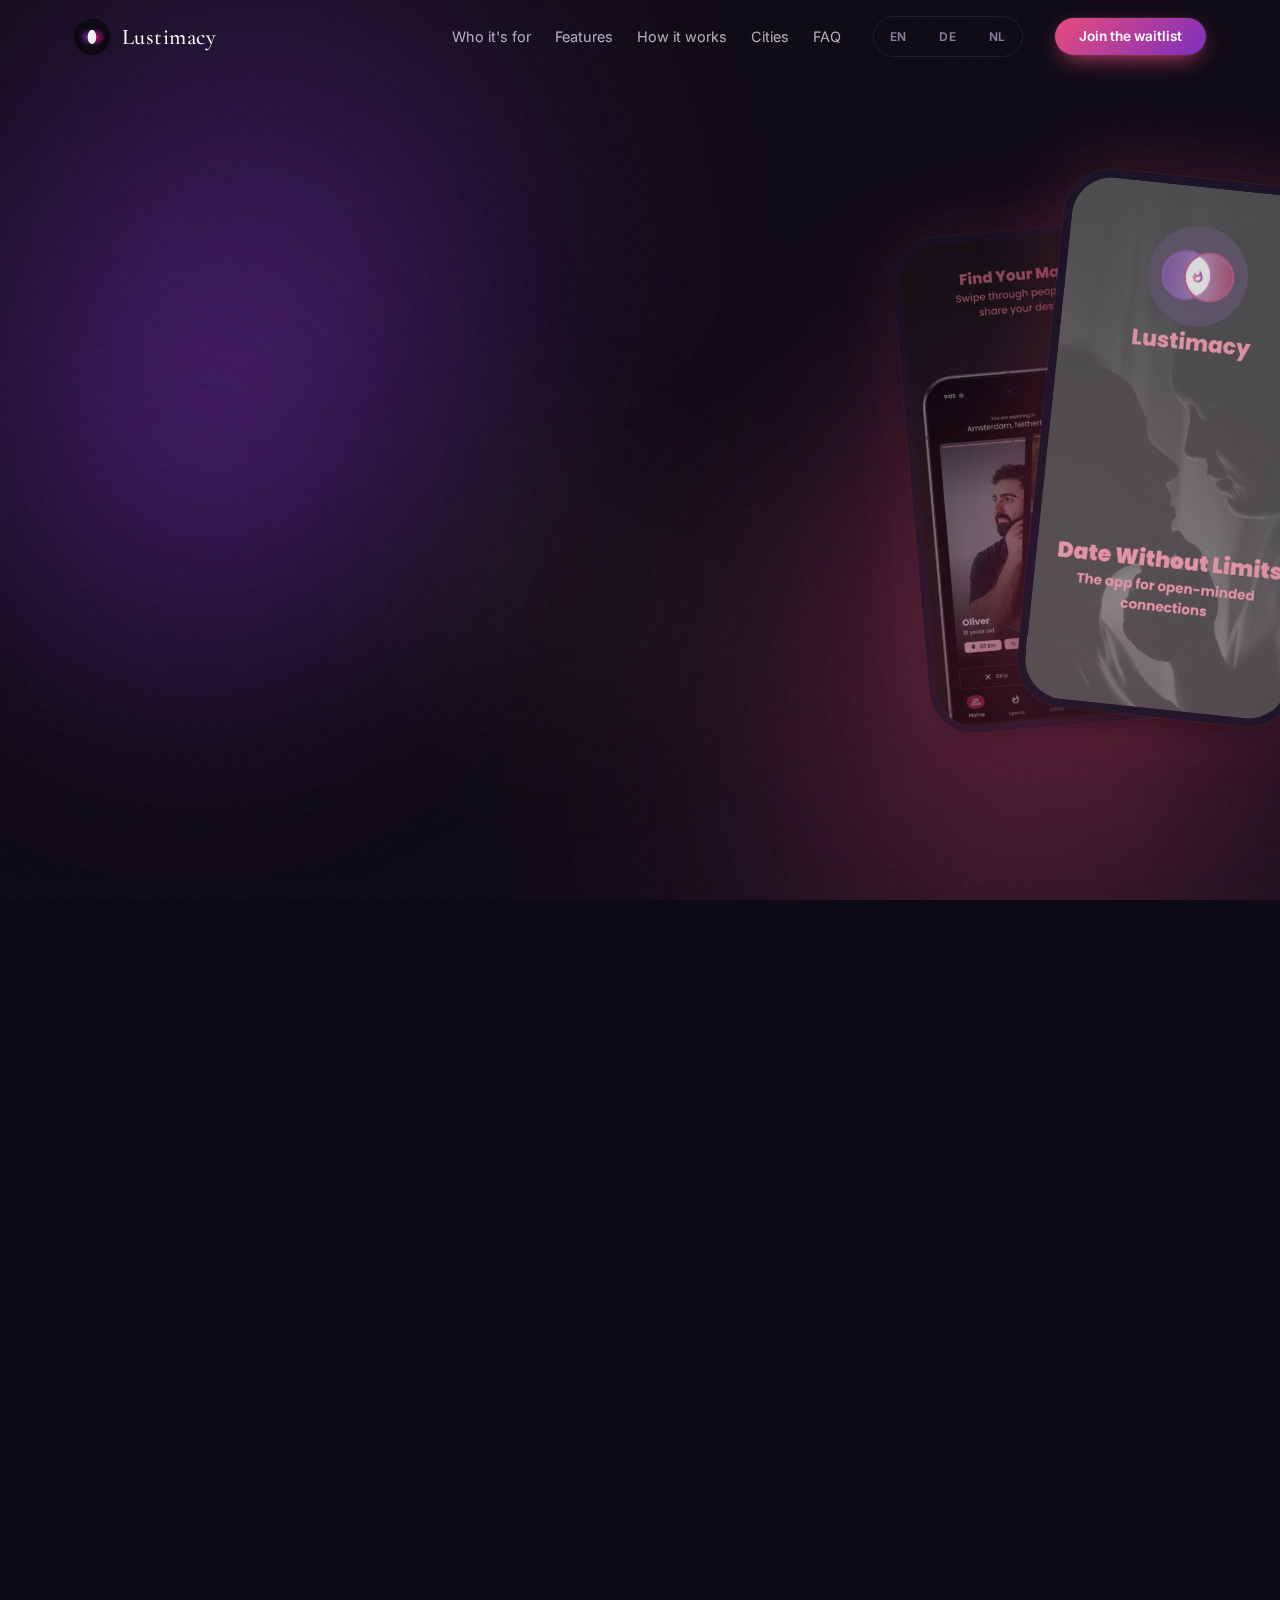
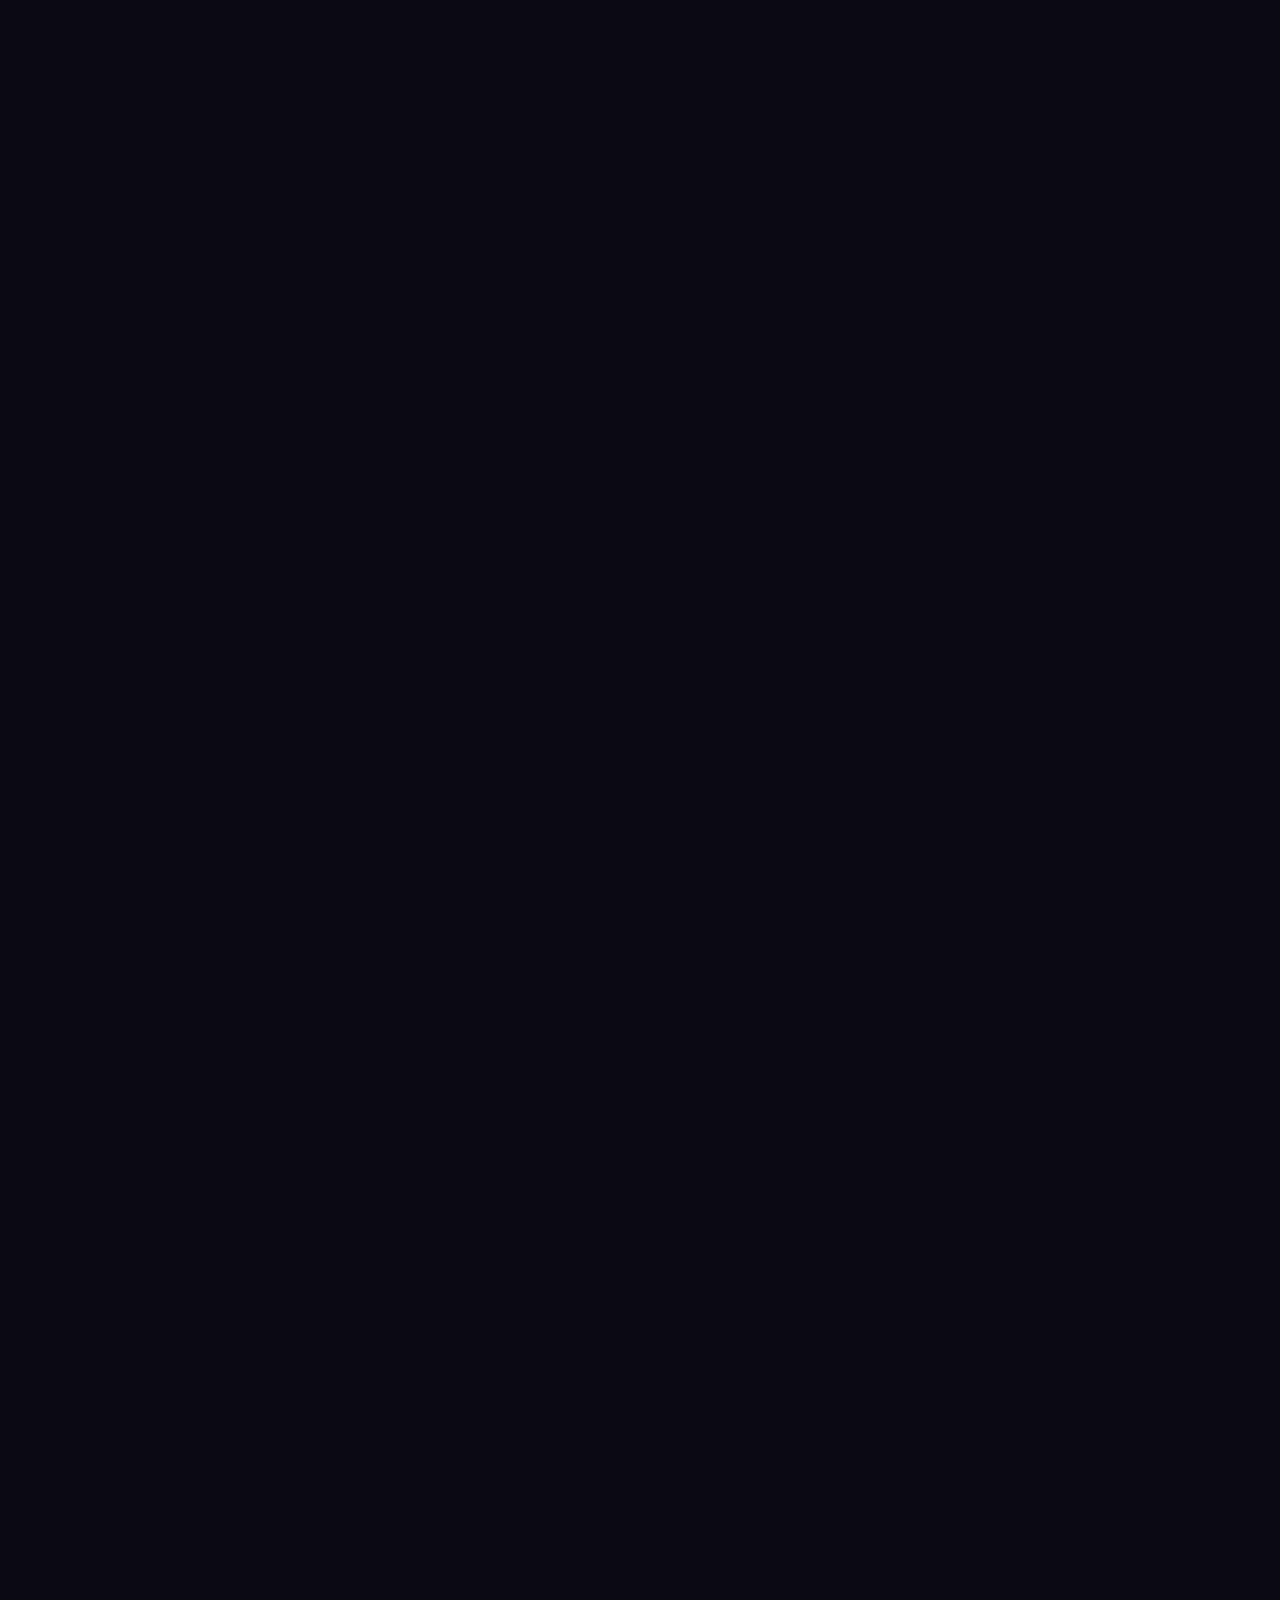
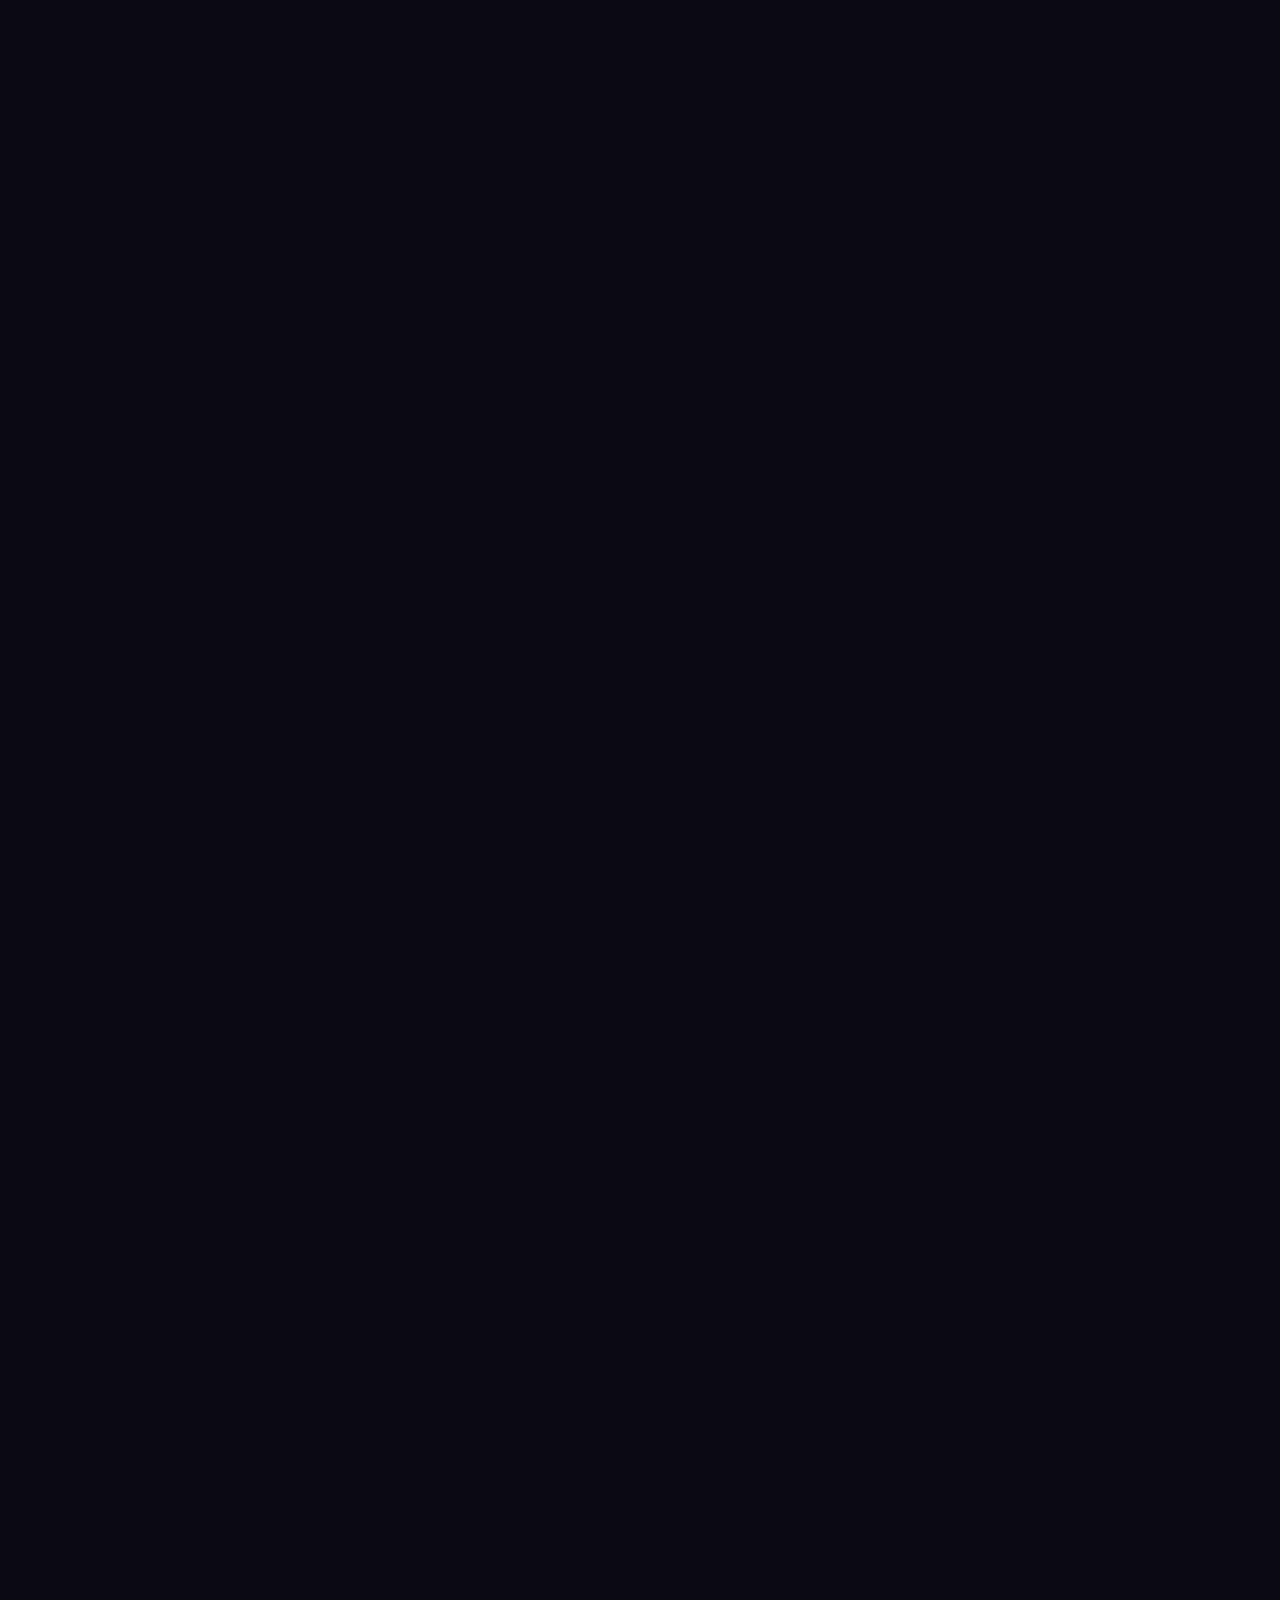
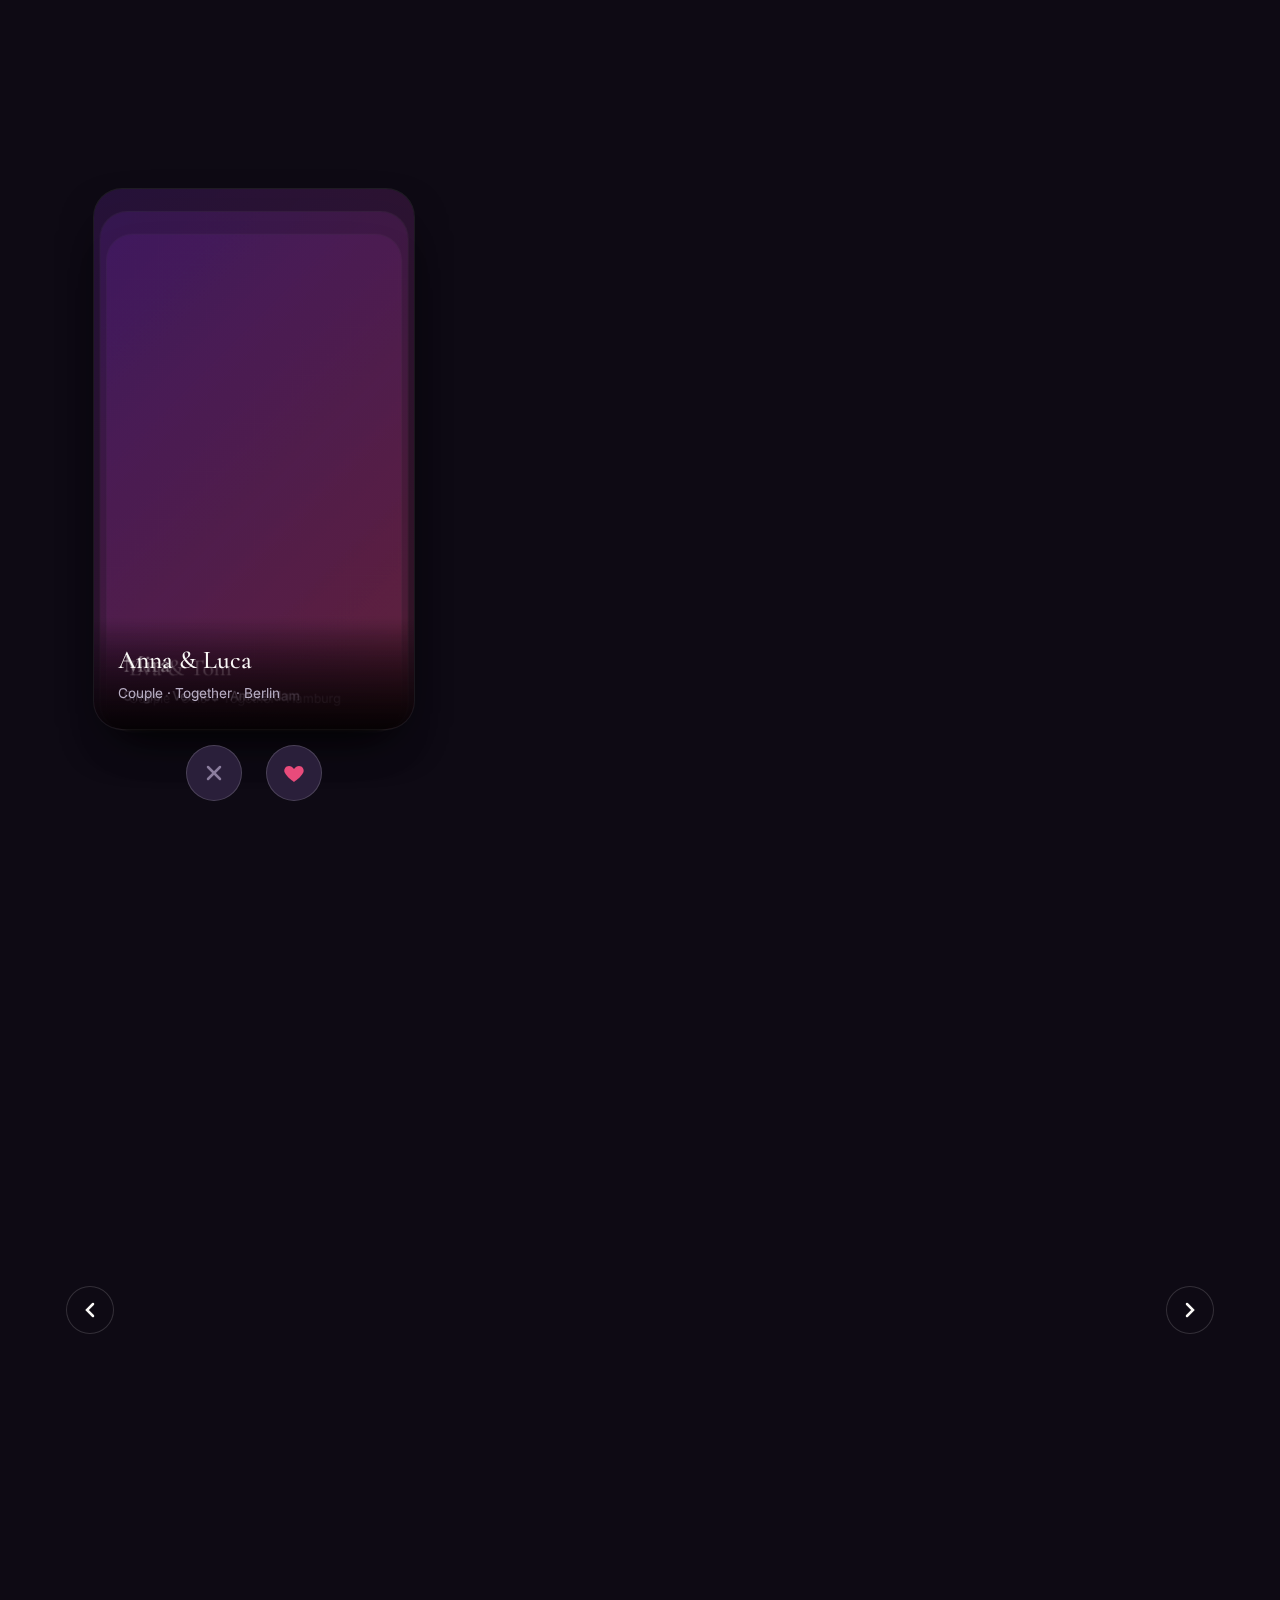
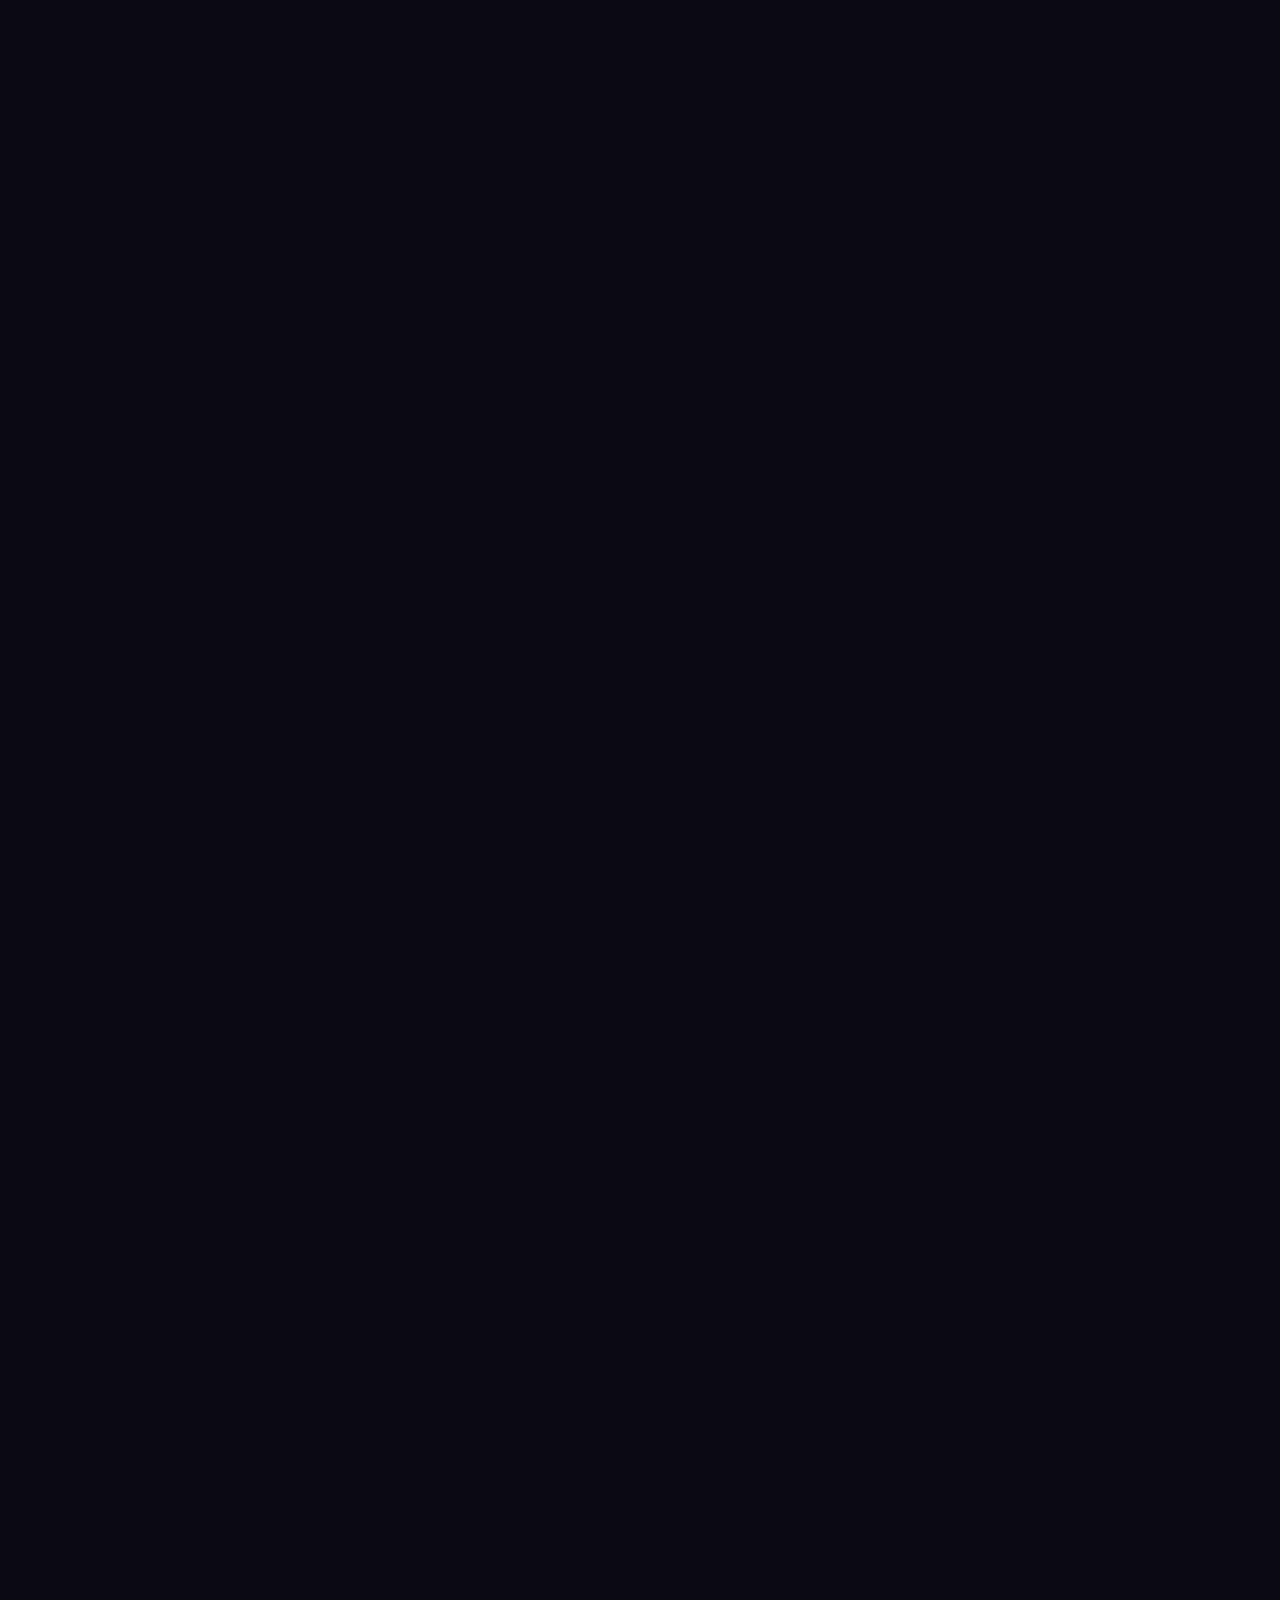
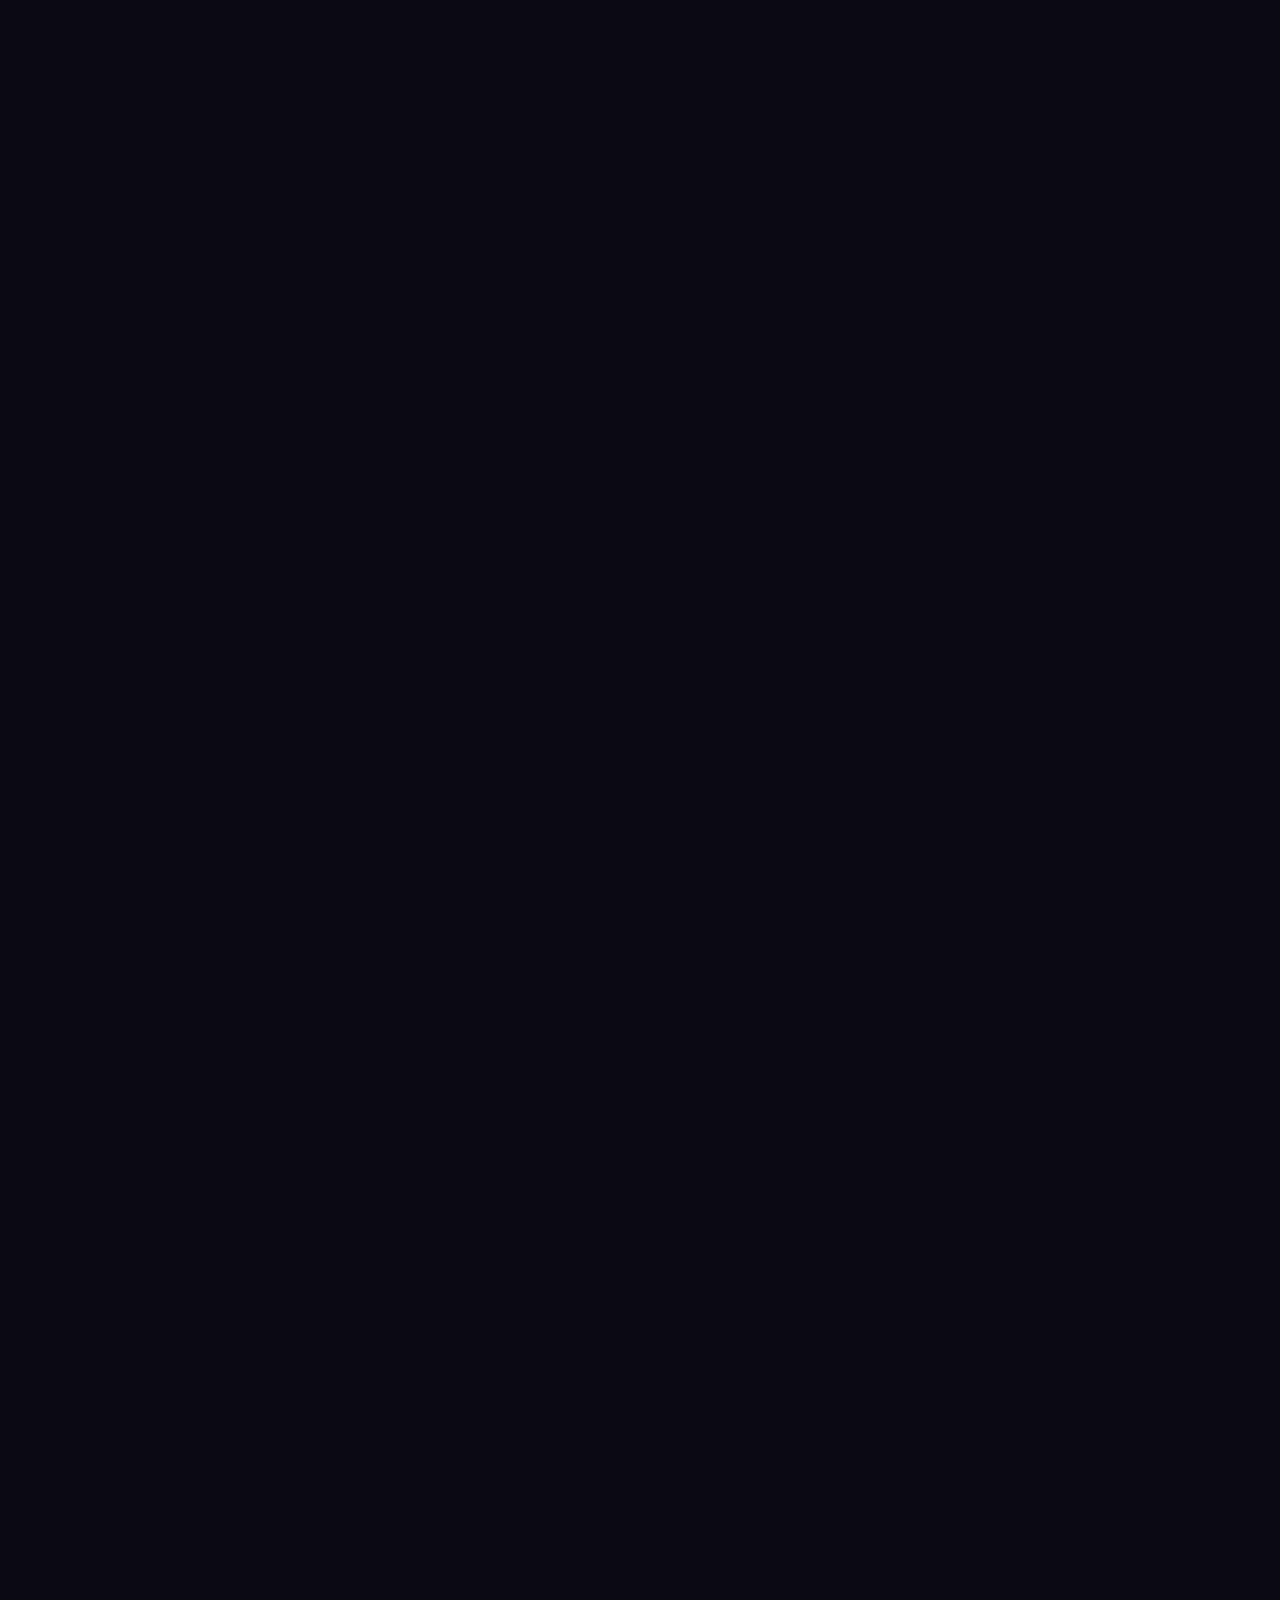
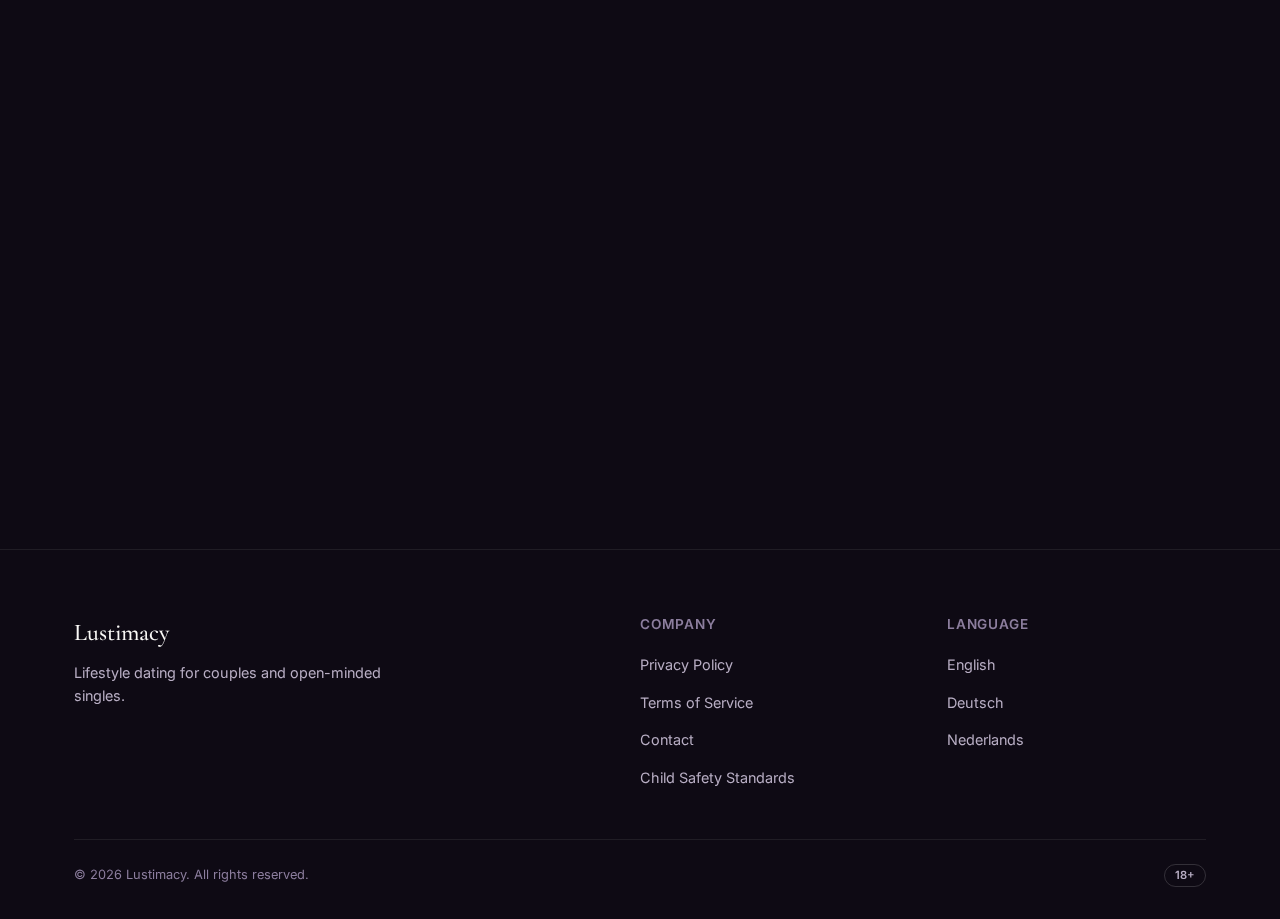
<file: index.html>
<!DOCTYPE html>
<html lang="en">
<head>
    <meta charset="UTF-8">
    <meta name="viewport" content="width=device-width, initial-scale=1.0, viewport-fit=cover">
    <meta name="theme-color" content="#0E0A14">
    <meta name="color-scheme" content="dark">

    <title>Lustimacy — Lifestyle Dating for Couples &amp; Open-Minded Singles</title>
    <meta name="description" content="The lifestyle dating app for couples and open-minded singles. Linked couple profiles, private photos that unlock at the match, travel mode. Now opening in Germany &amp; the Netherlands — join the waitlist.">
    <meta name="keywords" content="lifestyle dating, dating for couples, open-minded singles, ethical non-monogamy, ENM, swinger app, couples dating app, private photos dating, travel mode dating">
    <meta name="robots" content="index, follow, max-image-preview:large">
    <meta name="author" content="Lustimacy">

    <!-- Open Graph -->
    <meta property="og:type" content="website">
    <meta property="og:site_name" content="Lustimacy">
    <meta property="og:locale" content="en_US">
    <meta property="og:title" content="Lustimacy — Lifestyle Dating for Couples &amp; Open-Minded Singles">
    <meta property="og:description" content="The lifestyle dating app for couples and open-minded singles. Linked couple profiles, private photos that unlock at the match, travel mode. Now opening in Germany &amp; the Netherlands — join the waitlist.">
    <meta property="og:image" content="https://lustimacy.com/assets/og-feature.jpg">
    <meta property="og:image:width" content="1200">
    <meta property="og:image:height" content="630">
    <meta property="og:image:alt" content="Lustimacy — lifestyle dating app for couples and open-minded singles">

    <!-- Twitter -->
    <meta name="twitter:card" content="summary_large_image">
    <meta name="twitter:title" content="Lustimacy — Lifestyle Dating for Couples &amp; Open-Minded Singles">
    <meta name="twitter:description" content="The lifestyle dating app for couples and open-minded singles. Linked couple profiles, private photos that unlock at the match, travel mode. Now opening in Germany &amp; the Netherlands — join the waitlist.">
    <meta name="twitter:image" content="https://lustimacy.com/assets/og-feature.jpg">

    <link rel="canonical" href="https://lustimacy.com/">
    <link rel="alternate" hreflang="en" href="https://lustimacy.com/">
    <link rel="alternate" hreflang="de" href="https://lustimacy.com/de/">
    <link rel="alternate" hreflang="nl" href="https://lustimacy.com/nl/">
    <link rel="alternate" hreflang="x-default" href="https://lustimacy.com/">

    <!-- Performance -->
    <link rel="preconnect" href="https://fonts.googleapis.com">
    <link rel="preconnect" href="https://fonts.gstatic.com" crossorigin>
    <link rel="preload" as="image" href="/assets/images/screenshot-1.jpg" fetchpriority="high">

    <!-- Fonts -->
    <link href="https://fonts.googleapis.com/css2?family=Cormorant+Garamond:ital,wght@0,400;0,500;0,600;1,400;1,500&family=Inter:wght@400;500;600;700;800&display=swap" rel="stylesheet">

    <!-- Icons / manifest -->
    <link rel="icon" type="image/svg+xml" href="/assets/favicon.svg">
    <link rel="apple-touch-icon" href="/assets/apple-touch-icon.png">

    <link rel="stylesheet" href="/css/styles.css?v=20260511a">

    <!-- Analytics: Plausible (privacy-first, no cookies, no banner). -->
    <script defer data-domain="lustimacy.com" src="https://plausible.io/js/script.outbound-links.tagged-events.js"></script>
    <script>window.plausible=window.plausible||function(){(window.plausible.q=window.plausible.q||[]).push(arguments)}</script>

    <script type="application/ld+json">{"@context":"https://schema.org","@type":"MobileApplication","name":"Lustimacy","operatingSystem":"ANDROID","applicationCategory":"SocialNetworkingApplication","inLanguage":"en","url":"https://lustimacy.com/","description":"The lifestyle dating app for couples and open-minded singles. Linked couple profiles, private photos that unlock at the match, travel mode. Now opening in Germany & the Netherlands — join the waitlist.","screenshot":["https://lustimacy.com/assets/images/screenshot-1.jpg","https://lustimacy.com/assets/images/screenshot-2.jpg","https://lustimacy.com/assets/images/screenshot-3.jpg","https://lustimacy.com/assets/images/screenshot-4.jpg","https://lustimacy.com/assets/images/screenshot-5.jpg","https://lustimacy.com/assets/images/screenshot-6.jpg","https://lustimacy.com/assets/images/screenshot-7.jpg","https://lustimacy.com/assets/images/screenshot-8.jpg"],"offers":{"@type":"Offer","price":"0","priceCurrency":"EUR"},"author":{"@type":"Organization","name":"Lustimacy","url":"https://lustimacy.com"}}</script>
    <script type="application/ld+json">{"@context":"https://schema.org","@type":"Organization","name":"Lustimacy","url":"https://lustimacy.com","logo":"https://lustimacy.com/assets/icon-512.png","contactPoint":{"@type":"ContactPoint","contactType":"customer support","email":"info@lustimacy.com"}}</script>
    <script type="application/ld+json">{"@context":"https://schema.org","@type":"FAQPage","mainEntity":[{"@type":"Question","name":"When does Lustimacy launch in my country?","acceptedAnswer":{"@type":"Answer","text":"We are currently opening in Germany and the Netherlands. Other countries roll out in waves through 2026 — waitlist members in each country go first when we open. Drop your email to be notified the moment your country goes live."}},{"@type":"Question","name":"What does Lustimacy actually do for couples?","acceptedAnswer":{"@type":"Answer","text":"Two partners link their accounts into one shared profile. Either of you can swipe, match, and message; your matches always know they're talking to a couple. Switch to solo mode whenever one of you wants to play independently — no second account needed."}},{"@type":"Question","name":"How do private photos work?","acceptedAnswer":{"@type":"Answer","text":"You upload private photos in your profile. People who haven't matched with you see only an elegant BlurHash gradient — they know more exists, but the photo itself stays yours. The moment you match, the photos unlock automatically for both of you. There's no grant flow to manage."}},{"@type":"Question","name":"What is travel mode?","acceptedAnswer":{"@type":"Answer","text":"Set a destination city and a return date. Lustimacy shows you matches in that city before you arrive, and removes you from your home feed for the duration. Perfect for a lifestyle weekend in Berlin, Amsterdam, or anywhere on the European circuit."}},{"@type":"Question","name":"Is Lustimacy free?","acceptedAnswer":{"@type":"Answer","text":"Yes. Sign-up, swipe, match, and chat are free. A premium tier (Lustimacy Plus) adds priority visibility and 'who liked you,' similar to other dating apps. Founding members from the waitlist get a lifetime founder badge and zero-fee verification."}},{"@type":"Question","name":"How is my privacy protected?","acceptedAnswer":{"@type":"Answer","text":"We never link to your social media, never sell your data, and never make your profile crawlable by search engines. Verification photos are checked then discarded. You can delete your account in two taps and your data is permanently removed within 30 days."}},{"@type":"Question","name":"What does ENM mean?","acceptedAnswer":{"@type":"Answer","text":"Ethical non-monogamy — relationships built on mutual awareness and consent. It includes the lifestyle, swinging, polyamory, open relationships, and everything in between. Lustimacy is a home for the whole spectrum."}},{"@type":"Question","name":"Is this a hookup app?","acceptedAnswer":{"@type":"Answer","text":"Lustimacy is what you make of it. Some people are here for a weekend in Cap d'Agde; others are here to find a long-term play partner or a third for their relationship. The filters and detailed profiles let you find the speed and shape that fits you."}}]}</script>
</head>
<body class="loc-en">
    <a href="#main" class="skip-to-content">Skip to content</a>

    <!-- ==================== Decorative atmosphere ==================== -->
    <div class="atmosphere" aria-hidden="true">
        <div class="atmosphere__glow atmosphere__glow--top"></div>
        <div class="atmosphere__glow atmosphere__glow--bottom"></div>
        <div class="atmosphere__grain"></div>
    </div>

    <!-- ==================== Navigation ==================== -->
    <nav class="nav" id="nav" aria-label="Primary">
        <div class="container nav__inner">
            <a href="/" class="nav__brand" aria-label="Lustimacy home">
                <svg class="nav__logo" viewBox="0 0 465 465" width="36" height="36" aria-hidden="true">
                    <defs>
                        <radialGradient id="navOrbA" cx="50%" cy="50%" r="50%">
                            <stop offset="0%" stop-color="#C2185B" stop-opacity="0.95"/>
                            <stop offset="100%" stop-color="#3A0F4F" stop-opacity="0.6"/>
                        </radialGradient>
                        <radialGradient id="navOrbB" cx="50%" cy="50%" r="50%">
                            <stop offset="0%" stop-color="#7B2FBE" stop-opacity="0.9"/>
                            <stop offset="100%" stop-color="#1E0B2B" stop-opacity="0.6"/>
                        </radialGradient>
                    </defs>
                    <circle cx="232.5" cy="232.5" r="232.5" fill="#0E0A14"/>
                    <circle cx="181" cy="232" r="106" fill="url(#navOrbB)"/>
                    <circle cx="282" cy="232" r="106" fill="url(#navOrbA)"/>
                    <ellipse cx="232" cy="232" rx="56" ry="92" fill="#FAF9F7" fill-opacity="0.95"/>
                </svg>
                <span class="nav__wordmark">Lustimacy</span>
            </a>

            <button class="nav__toggle" id="navToggle" aria-label="Menu" aria-expanded="false">
                <span></span><span></span><span></span>
            </button>

            <div class="nav__menu" id="navMenu">
                <ul class="nav__links">
                    <li><a href="#personas">Who it&#39;s for</a></li>
                    <li><a href="#features">Features</a></li>
                    <li><a href="#how">How it works</a></li>
                    <li><a href="#cities">Cities</a></li>
                    <li><a href="#faq">FAQ</a></li>
                </ul>
                <div class="nav__locales" role="group" aria-label="Language">
                    <a href="/" class="nav__locale" data-locale="en">EN</a>
                    <a href="/de/" class="nav__locale" data-locale="de">DE</a>
                    <a href="/nl/" class="nav__locale" data-locale="nl">NL</a>
                </div>
                <a href="#waitlist" class="btn btn--primary nav__cta">Join the waitlist</a>
            </div>
        </div>
    </nav>

    <main id="main">

    <!-- ==================== Hero ==================== -->
    <section class="hero" id="hero">
        <div class="hero__bg" aria-hidden="true">
            <div class="hero__blurhash hero__blurhash--1"></div>
            <div class="hero__blurhash hero__blurhash--2"></div>
            <div class="hero__blurhash hero__blurhash--3"></div>
        </div>
        <div class="container hero__content">
            <div class="hero__badge reveal">
                <span class="hero__badge-dot"></span>
                <span data-country-text>Now opening in Germany &amp; the Netherlands</span>
            </div>
            <h1 class="hero__title reveal">
                <span class="hero__title-line">A space for the</span>
                <span class="hero__title-line hero__title-line--accent">deliberately curious.</span>
                <span class="hero__title-line"></span>
            </h1>
            <p class="hero__lede reveal">Lustimacy is the lifestyle dating app for couples — together or solo — and open-minded singles. Discreet by design, verified at the door, built around what you actually want.</p>

            <form class="waitlist waitlist--hero reveal" id="waitlistHero" novalidate>
                <input type="email" name="email" required autocomplete="email" placeholder="Your email" class="waitlist__input" aria-label="Your email">
                <input type="text" name="hp" tabindex="-1" autocomplete="off" class="waitlist__honeypot" aria-hidden="true">
                <button type="submit" class="btn btn--primary waitlist__submit">
                    <span class="waitlist__submit-label">Reserve my spot</span>
                    <svg class="waitlist__submit-icon" width="20" height="20" viewBox="0 0 24 24" fill="none" stroke="currentColor" stroke-width="2.5" stroke-linecap="round" stroke-linejoin="round" aria-hidden="true">
                        <line x1="5" y1="12" x2="19" y2="12"/>
                        <polyline points="12 5 19 12 12 19"/>
                    </svg>
                </button>
                <p class="waitlist__hint">Early access opens in waves. The first 1,000 founding members get a lifetime badge and zero-fee verification.</p>
                <p class="waitlist__success" data-success>You&#39;re on the list. We&#39;ll be in touch from a lustimacy.com address — check your inbox (and Promotions tab).</p>
                <p class="waitlist__error" data-error></p>
            </form>

            <ul class="hero__trust reveal">
                <li>
                    <svg width="18" height="18" viewBox="0 0 24 24" fill="none" stroke="currentColor" stroke-width="2" stroke-linecap="round" stroke-linejoin="round" aria-hidden="true"><path d="M12 22s-8-4.5-8-11.5A5.5 5.5 0 0 1 12 5a5.5 5.5 0 0 1 8 5.5C20 17.5 12 22 12 22z"/></svg>
                    <span>Verified profiles only</span>
                </li>
                <li>
                    <svg width="18" height="18" viewBox="0 0 24 24" fill="none" stroke="currentColor" stroke-width="2" stroke-linecap="round" stroke-linejoin="round" aria-hidden="true"><circle cx="12" cy="12" r="10"/><polyline points="9 12 11 14 15 10"/></svg>
                    <span>Couples appear as one</span>
                </li>
                <li>
                    <svg width="18" height="18" viewBox="0 0 24 24" fill="none" stroke="currentColor" stroke-width="2" stroke-linecap="round" stroke-linejoin="round" aria-hidden="true"><rect x="3" y="11" width="18" height="11" rx="2"/><path d="M7 11V7a5 5 0 0 1 10 0v4"/></svg>
                    <span>Private photos, your control</span>
                </li>
            </ul>
        </div>

        <div class="hero__device" aria-hidden="true">
            <div class="hero__device-frame">
                <img src="/assets/images/screenshot-1.jpg" alt="" width="1080" height="1920" fetchpriority="high">
            </div>
            <div class="hero__device-frame hero__device-frame--rear">
                <img src="/assets/images/screenshot-2.jpg" alt="" width="1080" height="1920" loading="lazy">
            </div>
        </div>
    </section>

    <!-- ==================== Personas ==================== -->
    <section class="personas" id="personas">
        <div class="container">
            <header class="section-head reveal">
                <p class="eyebrow">Built for</p>
                <h2 class="section-title">Three kinds of curious</h2>
                <p class="section-lede">Lustimacy was designed from day one for the lifestyle community — couples in the scene, singles who play with couples, and adults exploring ethical non-monogamy on their own terms.</p>
            </header>
            <div class="personas__grid">
                <article class="persona reveal">
                    <div class="persona__visual">
                        <img src="/assets/images/marketing/persona-couples.jpg" alt="" width="800" height="600" loading="lazy">
                    </div>
                    <h3>Couples in the lifestyle</h3>
                    <p>Link two accounts into one shared profile. Either of you can swipe, match, and chat — your matches see you as a couple from the very first message. Switch to solo any time, no second account needed.</p>
                </article>
                <article class="persona reveal">
                    <div class="persona__visual">
                        <img src="/assets/images/marketing/persona-singles.jpg" alt="" width="800" height="600" loading="lazy">
                    </div>
                    <h3>Open-minded singles</h3>
                    <p>Filter for couples, singles, or both. See who&#39;s playing solo tonight and who&#39;s together. Detailed profiles tell you the lifestyle, the dynamic, and the energy before you ever start a chat.</p>
                </article>
                <article class="persona reveal">
                    <div class="persona__visual">
                        <img src="/assets/images/marketing/persona-curious.jpg" alt="" width="800" height="600" loading="lazy">
                    </div>
                    <h3>Curious, careful, kind</h3>
                    <p>New to the scene? Lustimacy is a low-pressure, judgment-free space to learn the language, ask questions, and meet people who&#39;ll meet you where you are. No tourists, no creeps, no rush.</p>
                </article>
            </div>
        </div>
    </section>

    <!-- ==================== Signature Features ==================== -->
    <section class="features" id="features">
        <div class="container">
            <header class="section-head reveal">
                <p class="eyebrow">Signature features</p>
                <h2 class="section-title">What makes Lustimacy different</h2>
                <p class="section-lede">Five things every other dating app gets wrong for the lifestyle. We built them from scratch.</p>
            </header>
            <div class="features__grid">
                <article class="feature feature--wide reveal">
                    <div class="feature__visual feature__visual--couple">
                        <div class="feature__couple-card feature__couple-card--solo">
                            <div class="feature__couple-avatar"></div>
                            <span>Two separate profiles</span>
                        </div>
                        <div class="feature__couple-arrow">
                            <svg width="40" height="40" viewBox="0 0 24 24" fill="none" stroke="currentColor" stroke-width="2" stroke-linecap="round"><polyline points="9 18 15 12 9 6"/></svg>
                        </div>
                        <div class="feature__couple-card feature__couple-card--linked">
                            <div class="feature__couple-avatar"></div>
                            <div class="feature__couple-avatar feature__couple-avatar--two"></div>
                            <span>One linked couple</span>
                        </div>
                    </div>
                    <div class="feature__body">
                        <h3>Linked couple profiles</h3>
                        <p>One profile, two accounts. Both partners log in with their own credentials, but the world sees one couple. Swipe, match, and chat together — or unlink in a single tap if life changes.</p>
                    </div>
                </article>

                <article class="feature reveal">
                    <div class="feature__visual feature__visual--mode">
                        <div class="feature__toggle">
                            <span class="feature__toggle-label">Solo</span>
                            <span class="feature__toggle-track"><span class="feature__toggle-thumb"></span></span>
                            <span class="feature__toggle-label feature__toggle-label--active">Together</span>
                        </div>
                    </div>
                    <div class="feature__body">
                        <h3>Together or solo, your call</h3>
                        <p>Tonight you&#39;re together. Tomorrow one of you is in another city playing solo. Switch modes from the home screen — your partner sees the change, your matches see the right version of you.</p>
                    </div>
                </article>

                <article class="feature feature--accent reveal">
                    <div class="feature__visual feature__visual--blurhash">
                        <div class="bh bh--1"></div>
                        <div class="bh bh--2"></div>
                        <div class="bh bh--3 bh--unlocked">
                            <svg width="32" height="32" viewBox="0 0 24 24" fill="none" stroke="currentColor" stroke-width="2" stroke-linecap="round" stroke-linejoin="round"><rect x="3" y="11" width="18" height="11" rx="2"/><path d="M7 11V5a5 5 0 0 1 10 0"/></svg>
                        </div>
                    </div>
                    <div class="feature__body">
                        <h3>Private photos, unlocked at the match</h3>
                        <p>Upload the photos you only want a real connection to see. Non-matches see a tasteful BlurHash gradient — they know there&#39;s more, but the photo stays yours. The moment you match, it unlocks. No grant flow, no leaks.</p>
                    </div>
                </article>

                <article class="feature reveal">
                    <div class="feature__visual feature__visual--travel">
                        <svg viewBox="0 0 200 140" width="100%" height="100%" aria-hidden="true">
                            <defs>
                                <linearGradient id="travelArc" x1="0" y1="0" x2="1" y2="0">
                                    <stop offset="0" stop-color="#7B2FBE"/>
                                    <stop offset="1" stop-color="#E94B7B"/>
                                </linearGradient>
                            </defs>
                            <path d="M30 100 Q 100 20 170 100" stroke="url(#travelArc)" stroke-width="2.5" fill="none" stroke-dasharray="4 4"/>
                            <circle cx="30" cy="100" r="6" fill="#7B2FBE"/>
                            <circle cx="170" cy="100" r="6" fill="#E94B7B"/>
                            <text x="30" y="125" text-anchor="middle" fill="#FAF9F7" font-size="10" font-family="Inter, sans-serif">Berlin</text>
                            <text x="170" y="125" text-anchor="middle" fill="#FAF9F7" font-size="10" font-family="Inter, sans-serif">Amsterdam</text>
                            <g transform="translate(95, 35)">
                                <path d="M10 0 L20 18 L10 14 L0 18 Z" fill="#F3D16E"/>
                            </g>
                        </svg>
                    </div>
                    <div class="feature__body">
                        <h3>Travel mode</h3>
                        <p>Heading to Berlin for the weekend? Visiting a club on the Cap d&#39;Agde corridor? Set a destination and a return date — match with locals before you land, then disappear from the local feed when you fly home.</p>
                    </div>
                </article>

                <article class="feature reveal">
                    <div class="feature__visual feature__visual--filters">
                        <div class="chip chip--active">Couples</div>
                        <div class="chip">Singles</div>
                        <div class="chip chip--active">Together mode</div>
                        <div class="chip">Solo mode</div>
                        <div class="chip chip--active">Verified only</div>
                        <div class="chip">≤ 50 km</div>
                    </div>
                    <div class="feature__body">
                        <h3>Filters that actually filter</h3>
                        <p>Looking for couples, singles, or both? Solo or together mode? Body type, lifestyle, dynamic, distance, age. Every filter we built is one we use ourselves.</p>
                    </div>
                </article>
            </div>
        </div>
    </section>

    <!-- ==================== How It Works ==================== -->
    <section class="how" id="how">
        <div class="container">
            <header class="section-head reveal">
                <p class="eyebrow">How it works</p>
                <h2 class="section-title">From sign-up to first chat</h2>
                <p class="section-lede">Four steps. No filler, no questionnaires, no algorithm voodoo.</p>
            </header>
            <ol class="how__steps">
                <li class="how__step reveal">
                    <span class="how__step-number">01</span>
                    <h3>Reserve your spot</h3>
                    <p>Drop your email. We&#39;ll email you the moment your country opens — and you keep your founding-member status forever.</p>
                </li>
                <li class="how__step reveal">
                    <span class="how__step-number">02</span>
                    <h3>Build a profile that says it</h3>
                    <p>Tell us who you are, who you&#39;re with, what you&#39;re into. Couples link up; solos get the full filter set.</p>
                </li>
                <li class="how__step reveal">
                    <span class="how__step-number">03</span>
                    <h3>Verify, in 30 seconds</h3>
                    <p>A simple selfie check. Verified profiles get a badge and end up in front of more matches. Verified-only filtering is one tap away.</p>
                </li>
                <li class="how__step reveal">
                    <span class="how__step-number">04</span>
                    <h3>Match and meet</h3>
                    <p>When the feeling is mutual, the chat opens. Private photos unlock automatically. Take it from there.</p>
                </li>
            </ol>
        </div>
    </section>

    <!-- ==================== Card Stack Demo ==================== -->
    <section class="demo" id="demo">
        <div class="container demo__container">
            <header class="section-head reveal">
                <p class="eyebrow">Try the rhythm</p>
                <h2 class="section-title">How a swipe feels</h2>
                <p class="section-lede">A real Lustimacy feed is filtered, verified, and curated. This is just a taste — drag a card or use the buttons.</p>
            </header>
            <div class="demo__split">
                <div class="demo__stage" aria-label="Profile preview, sample card">
                    <div class="card-stack" id="cardStack">
                        <div class="card-stack__card" data-card="0">
                            <div class="card-stack__photo">
                            <img src="/assets/images/marketing/card-1.jpg" alt="" width="800" height="1200" loading="lazy">
                        </div>
                            <div class="card-stack__caption">
                                <strong>Anna &amp; Luca</strong><span>Couple · Together · Berlin</span>
                            </div>
                        </div>
                        <div class="card-stack__card" data-card="1">
                            <div class="card-stack__photo">
                            <img src="/assets/images/marketing/card-2.jpg" alt="" width="800" height="1200" loading="lazy">
                        </div>
                            <div class="card-stack__caption">
                                <strong>Mira</strong><span>Single · Verified · Amsterdam</span>
                            </div>
                        </div>
                        <div class="card-stack__card" data-card="2">
                            <div class="card-stack__photo">
                            <img src="/assets/images/marketing/card-3.jpg" alt="" width="800" height="1200" loading="lazy">
                        </div>
                            <div class="card-stack__caption">
                                <strong>Eva &amp; Tom</strong><span>Couple · Solo + Together · Hamburg</span>
                            </div>
                        </div>
                    </div>
                    <div class="card-stack__controls">
                        <button class="card-stack__btn card-stack__btn--pass" data-action="pass" aria-label="Pass">
                            <svg width="24" height="24" viewBox="0 0 24 24" fill="none" stroke="currentColor" stroke-width="2.5" stroke-linecap="round"><line x1="6" y1="6" x2="18" y2="18"/><line x1="18" y1="6" x2="6" y2="18"/></svg>
                        </button>
                        <button class="card-stack__btn card-stack__btn--like" data-action="like" aria-label="Like">
                            <svg width="24" height="24" viewBox="0 0 24 24" fill="currentColor"><path d="M12 21s-7-4.5-9.3-9.4C1.4 8.7 3.4 5 7 5c2 0 3.5 1 5 3 1.5-2 3-3 5-3 3.6 0 5.6 3.7 4.3 6.6C19 16.5 12 21 12 21z"/></svg>
                        </button>
                    </div>
                </div>
                <div class="demo__copy reveal">
                    <ul class="demo__beats">
                        <li><strong>Right means yes.</strong><span>Mutual likes open a chat — same as you&#39;d expect, no surprises.</span></li>
                        <li><strong>Couples appear as one.</strong><span>When a couple is in Together mode, you see one profile with both partners up front.</span></li>
                        <li><strong>Private photos unlock instantly.</strong><span>The blurred panels become the real photo the moment you match.</span></li>
                    </ul>
                </div>
            </div>
        </div>
    </section>

    <!-- ==================== Screenshots ==================== -->
    <section class="screens" id="screens">
        <div class="container">
            <header class="section-head reveal">
                <p class="eyebrow">Inside the app</p>
                <h2 class="section-title">Built for grown-ups</h2>
            </header>
            <div class="screens__viewport">
                <button class="screens__nav screens__nav--prev" aria-label="Previous">
                    <svg width="24" height="24" viewBox="0 0 24 24" fill="none" stroke="currentColor" stroke-width="2.5" stroke-linecap="round"><polyline points="15 18 9 12 15 6"/></svg>
                </button>
                <div class="screens__rail" id="screensRail">
                    <figure class="screens__item reveal"><img src="/assets/images/screenshot-1.jpg" alt="Lustimacy home feed showing couple and single profiles" width="1080" height="1920" loading="lazy"></figure>
                    <figure class="screens__item reveal"><img src="/assets/images/screenshot-2.jpg" alt="Profile detail with verified badge, lifestyle preferences and orientation" width="1080" height="1920" loading="lazy"></figure>
                    <figure class="screens__item reveal"><img src="/assets/images/screenshot-3.jpg" alt="Linked couple invite screen — share a link with your partner" width="1080" height="1920" loading="lazy"></figure>
                    <figure class="screens__item reveal"><img src="/assets/images/screenshot-4.jpg" alt="Private photo gallery with BlurHash placeholders, unlocked on match" width="1080" height="1920" loading="lazy"></figure>
                    <figure class="screens__item reveal"><img src="/assets/images/screenshot-5.jpg" alt="Search filters — couples, singles, mode, body, distance" width="1080" height="1920" loading="lazy"></figure>
                    <figure class="screens__item reveal"><img src="/assets/images/screenshot-6.jpg" alt="Match modal — both partners visible, chat opens" width="1080" height="1920" loading="lazy"></figure>
                    <figure class="screens__item reveal"><img src="/assets/images/screenshot-7.jpg" alt="Travel mode setup — destination city and return date" width="1080" height="1920" loading="lazy"></figure>
                    <figure class="screens__item reveal"><img src="/assets/images/screenshot-8.jpg" alt="In-app chat with a verified Lustimacy match" width="1080" height="1920" loading="lazy"></figure>
                </div>
                <button class="screens__nav screens__nav--next" aria-label="Next">
                    <svg width="24" height="24" viewBox="0 0 24 24" fill="none" stroke="currentColor" stroke-width="2.5" stroke-linecap="round"><polyline points="9 18 15 12 9 6"/></svg>
                </button>
            </div>
        </div>
    </section>

    <!-- ==================== Cities (geographic SEO) ==================== -->
    <section class="cities" id="cities">
        <div class="container">
            <header class="section-head reveal">
                <p class="eyebrow">We&#39;re starting here</p>
                <h2 class="section-title">Germany &amp; the Netherlands first</h2>
                <p class="section-lede">Two countries with the most welcoming, established lifestyle scenes in Europe. We&#39;re going deep before we go wide — every founding member shapes the community before the gates open elsewhere.</p>
            </header>
            <div class="cities__grid">
                <div class="cities__col reveal">
                    <h3><span class="cities__flag" aria-hidden="true">🇩🇪</span>Germany</h3>
                    <ul class="cities__list">
                        <li>Berlin</li>
                        <li>Hamburg</li>
                        <li>Munich · München</li>
                        <li>Cologne · Köln</li>
                        <li>Frankfurt am Main</li>
                        <li>Stuttgart, Düsseldorf &amp; beyond</li>
                    </ul>
                </div>
                <div class="cities__col reveal">
                    <h3><span class="cities__flag" aria-hidden="true">🇳🇱</span>Netherlands</h3>
                    <ul class="cities__list">
                        <li>Amsterdam</li>
                        <li>Rotterdam</li>
                        <li>The Hague · Den Haag</li>
                        <li>Utrecht</li>
                        <li>Eindhoven</li>
                        <li>Groningen, Maastricht &amp; beyond</li>
                    </ul>
                </div>
                <div class="cities__col cities__col--note reveal">
                    <h3>Everywhere else</h3>
                    <p>Outside Germany or the Netherlands? Drop your email — we open new countries based on demand, and waitlist members in your country go first when we do.</p>
                    <a href="#waitlist" class="link-arrow">Join the waitlist
                        <svg width="16" height="16" viewBox="0 0 24 24" fill="none" stroke="currentColor" stroke-width="2.5" stroke-linecap="round"><line x1="5" y1="12" x2="19" y2="12"/><polyline points="12 5 19 12 12 19"/></svg>
                    </a>
                </div>
            </div>
        </div>
    </section>

    <!-- ==================== Trust ==================== -->
    <section class="trust" id="trust">
        <div class="container">
            <header class="section-head reveal">
                <p class="eyebrow">Trust &amp; safety</p>
                <h2 class="section-title">Built on consent, verified at the door</h2>
            </header>
            <div class="trust__grid">
                <article class="trust__card reveal">
                    <div class="trust__icon" aria-hidden="true">
                        <svg width="28" height="28" viewBox="0 0 24 24" fill="none" stroke="currentColor" stroke-width="2" stroke-linecap="round" stroke-linejoin="round"><path d="M12 22s8-4 8-10V5l-8-3-8 3v7c0 6 8 10 8 10z"/><polyline points="9 12 11 14 15 10"/></svg>
                    </div>
                    <h3>Real people only</h3>
                    <p>Every member completes a selfie verification before they can fully match. Verified-only filtering is one tap. Fakes are removed within hours, not days.</p>
                </article>
                <article class="trust__card reveal">
                    <div class="trust__icon" aria-hidden="true">
                        <svg width="28" height="28" viewBox="0 0 24 24" fill="none" stroke="currentColor" stroke-width="2" stroke-linecap="round" stroke-linejoin="round"><rect x="3" y="11" width="18" height="11" rx="2"/><path d="M7 11V7a5 5 0 0 1 10 0v4"/></svg>
                    </div>
                    <h3>Discreet by design</h3>
                    <p>No social-media linking. No public profile pages. Your account doesn&#39;t show up in Google searches. You decide what&#39;s visible and to whom.</p>
                </article>
                <article class="trust__card reveal">
                    <div class="trust__icon" aria-hidden="true">
                        <svg width="28" height="28" viewBox="0 0 24 24" fill="none" stroke="currentColor" stroke-width="2" stroke-linecap="round" stroke-linejoin="round"><circle cx="12" cy="12" r="10"/><line x1="12" y1="8" x2="12" y2="12"/><line x1="12" y1="16" x2="12.01" y2="16"/></svg>
                    </div>
                    <h3>Consent, always</h3>
                    <p>Boundaries belong on every profile and we make them easy to set. Block, mute, and report tools take one tap. A human reads every report.</p>
                </article>
                <article class="trust__card reveal">
                    <div class="trust__icon" aria-hidden="true">
                        <svg width="28" height="28" viewBox="0 0 24 24" fill="none" stroke="currentColor" stroke-width="2" stroke-linecap="round" stroke-linejoin="round"><path d="M21 15a2 2 0 0 1-2 2H7l-4 4V5a2 2 0 0 1 2-2h14a2 2 0 0 1 2 2z"/></svg>
                    </div>
                    <h3>Real support</h3>
                    <p>Reach a real person at info@lustimacy.com. We answer in hours during European working days, not weeks.</p>
                </article>
            </div>
        </div>
    </section>

    <!-- ==================== FAQ ==================== -->
    <section class="faq" id="faq">
        <div class="container container--narrow">
            <header class="section-head reveal">
                <p class="eyebrow">FAQ</p>
                <h2 class="section-title">Common questions</h2>
            </header>
            <div class="faq__list" id="faqList">
                <details class="faq__item reveal" open>
                    <summary class="faq__question">
                        <span>When does Lustimacy launch in my country?</span>
                        <svg class="faq__chevron" width="20" height="20" viewBox="0 0 24 24" fill="none" stroke="currentColor" stroke-width="2" aria-hidden="true"><polyline points="6 9 12 15 18 9"/></svg>
                    </summary>
                    <div class="faq__answer"><p>We are currently opening in Germany and the Netherlands. Other countries roll out in waves through 2026 — waitlist members in each country go first when we open. Drop your email to be notified the moment your country goes live.</p></div>
                </details>
                <details class="faq__item reveal">
                    <summary class="faq__question">
                        <span>What does Lustimacy actually do for couples?</span>
                        <svg class="faq__chevron" width="20" height="20" viewBox="0 0 24 24" fill="none" stroke="currentColor" stroke-width="2" aria-hidden="true"><polyline points="6 9 12 15 18 9"/></svg>
                    </summary>
                    <div class="faq__answer"><p>Two partners link their accounts into one shared profile. Either of you can swipe, match, and message; your matches always know they&#39;re talking to a couple. Switch to solo mode whenever one of you wants to play independently — no second account needed.</p></div>
                </details>
                <details class="faq__item reveal">
                    <summary class="faq__question">
                        <span>How do private photos work?</span>
                        <svg class="faq__chevron" width="20" height="20" viewBox="0 0 24 24" fill="none" stroke="currentColor" stroke-width="2" aria-hidden="true"><polyline points="6 9 12 15 18 9"/></svg>
                    </summary>
                    <div class="faq__answer"><p>You upload private photos in your profile. People who haven&#39;t matched with you see only an elegant BlurHash gradient — they know more exists, but the photo itself stays yours. The moment you match, the photos unlock automatically for both of you. There&#39;s no grant flow to manage.</p></div>
                </details>
                <details class="faq__item reveal">
                    <summary class="faq__question">
                        <span>What is travel mode?</span>
                        <svg class="faq__chevron" width="20" height="20" viewBox="0 0 24 24" fill="none" stroke="currentColor" stroke-width="2" aria-hidden="true"><polyline points="6 9 12 15 18 9"/></svg>
                    </summary>
                    <div class="faq__answer"><p>Set a destination city and a return date. Lustimacy shows you matches in that city before you arrive, and removes you from your home feed for the duration. Perfect for a lifestyle weekend in Berlin, Amsterdam, or anywhere on the European circuit.</p></div>
                </details>
                <details class="faq__item reveal">
                    <summary class="faq__question">
                        <span>Is Lustimacy free?</span>
                        <svg class="faq__chevron" width="20" height="20" viewBox="0 0 24 24" fill="none" stroke="currentColor" stroke-width="2" aria-hidden="true"><polyline points="6 9 12 15 18 9"/></svg>
                    </summary>
                    <div class="faq__answer"><p>Yes. Sign-up, swipe, match, and chat are free. A premium tier (Lustimacy Plus) adds priority visibility and &#39;who liked you,&#39; similar to other dating apps. Founding members from the waitlist get a lifetime founder badge and zero-fee verification.</p></div>
                </details>
                <details class="faq__item reveal">
                    <summary class="faq__question">
                        <span>How is my privacy protected?</span>
                        <svg class="faq__chevron" width="20" height="20" viewBox="0 0 24 24" fill="none" stroke="currentColor" stroke-width="2" aria-hidden="true"><polyline points="6 9 12 15 18 9"/></svg>
                    </summary>
                    <div class="faq__answer"><p>We never link to your social media, never sell your data, and never make your profile crawlable by search engines. Verification photos are checked then discarded. You can delete your account in two taps and your data is permanently removed within 30 days.</p></div>
                </details>
                <details class="faq__item reveal">
                    <summary class="faq__question">
                        <span>What does ENM mean?</span>
                        <svg class="faq__chevron" width="20" height="20" viewBox="0 0 24 24" fill="none" stroke="currentColor" stroke-width="2" aria-hidden="true"><polyline points="6 9 12 15 18 9"/></svg>
                    </summary>
                    <div class="faq__answer"><p>Ethical non-monogamy — relationships built on mutual awareness and consent. It includes the lifestyle, swinging, polyamory, open relationships, and everything in between. Lustimacy is a home for the whole spectrum.</p></div>
                </details>
                <details class="faq__item reveal">
                    <summary class="faq__question">
                        <span>Is this a hookup app?</span>
                        <svg class="faq__chevron" width="20" height="20" viewBox="0 0 24 24" fill="none" stroke="currentColor" stroke-width="2" aria-hidden="true"><polyline points="6 9 12 15 18 9"/></svg>
                    </summary>
                    <div class="faq__answer"><p>Lustimacy is what you make of it. Some people are here for a weekend in Cap d&#39;Agde; others are here to find a long-term play partner or a third for their relationship. The filters and detailed profiles let you find the speed and shape that fits you.</p></div>
                </details>
            </div>
        </div>
    </section>

    <!-- ==================== Final CTA ==================== -->
    <section class="finalcta" id="waitlist">
        <div class="container container--narrow">
            <div class="finalcta__inner reveal">
                <h2 class="finalcta__title">Be among the first 1,000.</h2>
                <p class="finalcta__lede">Founding members get lifetime status, zero-fee verification, and the first message into the community. The list closes at 1,000 per country.</p>
                <form class="waitlist waitlist--final" id="waitlistFinal" novalidate>
                    <input type="email" name="email" required autocomplete="email" placeholder="Your email" class="waitlist__input" aria-label="Your email">
                    <input type="text" name="hp" tabindex="-1" autocomplete="off" class="waitlist__honeypot" aria-hidden="true">
                    <button type="submit" class="btn btn--primary waitlist__submit">
                        <span class="waitlist__submit-label">Reserve my spot</span>
                    </button>
                    <p class="waitlist__hint">We&#39;ll only use your email to invite you in. No spam, no resale. Cancel any time.</p>
                    <p class="waitlist__success" data-success>You&#39;re on the list. We&#39;ll be in touch from a lustimacy.com address — check your inbox (and Promotions tab).</p>
                    <p class="waitlist__error" data-error></p>
                </form>
            </div>
        </div>
    </section>

    </main>

    <!-- ==================== Footer ==================== -->
    <footer class="footer">
        <div class="container">
            <div class="footer__top">
                <div class="footer__brand">
                    <span class="footer__name">Lustimacy</span>
                    <p class="footer__tagline">Lifestyle dating for couples and open-minded singles.</p>
                </div>
                <nav class="footer__col" aria-label="Legal">
                    <h4>Company</h4>
                    <ul>
                        <li><a href="/privacy.html">Privacy Policy</a></li>
                        <li><a href="/terms.html">Terms of Service</a></li>
                        <li><a href="/contact.html">Contact</a></li>
                        <li><a href="/child-safety.html">Child Safety Standards</a></li>
                    </ul>
                </nav>
                <div class="footer__col">
                    <h4>Language</h4>
                    <ul class="footer__locales">
                        <li><a href="/" hreflang="en">English</a></li>
                        <li><a href="/de/" hreflang="de">Deutsch</a></li>
                        <li><a href="/nl/" hreflang="nl">Nederlands</a></li>
                    </ul>
                </div>
            </div>
            <div class="footer__bottom">
                <p>&copy; 2026 Lustimacy. All rights reserved.</p>
                <p class="footer__age">18+</p>
            </div>
        </div>
    </footer>

    <script src="/js/main.js?v=20260511a" defer></script>
<!-- locale: en · built: 2026-05-11T11:52:16.093Z -->
</body>
</html>
</file>
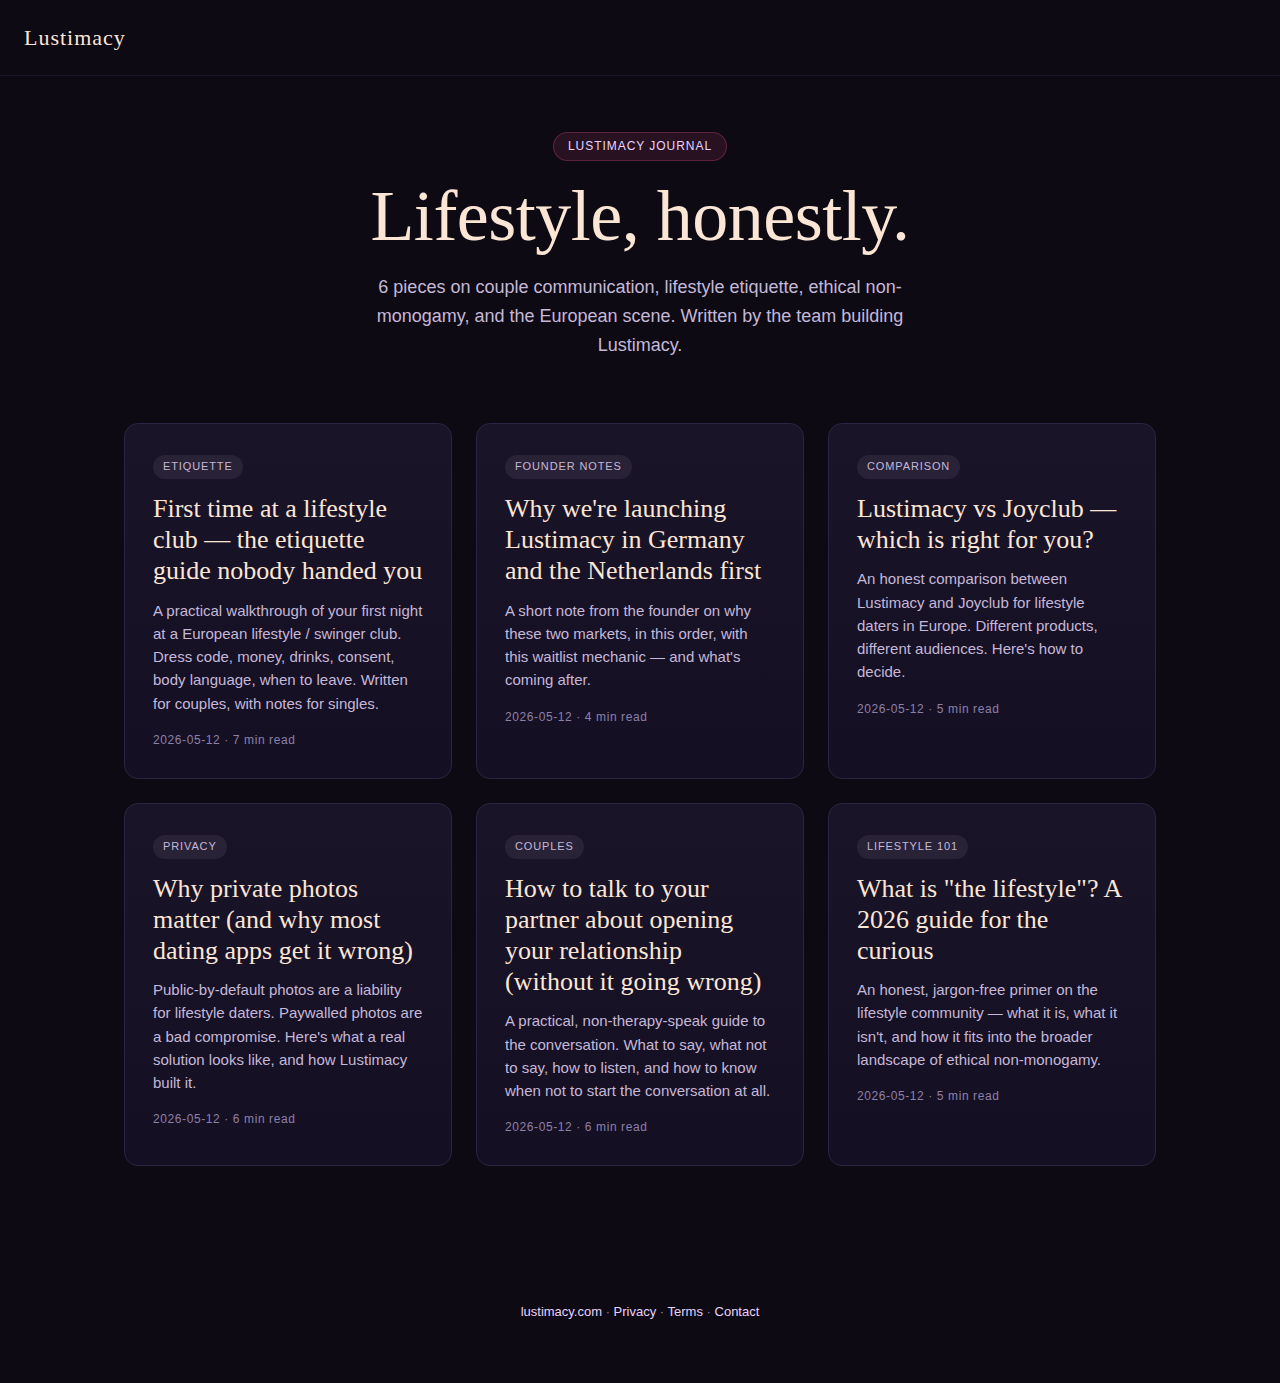
<file: blog/index.html>
<!DOCTYPE html>
<html lang="en">
<head>
<meta charset="utf-8">
<meta name="viewport" content="width=device-width,initial-scale=1">
<title>Blog — Lustimacy</title>
<meta name="description" content="Honest writing on lifestyle dating, ethical non-monogamy, couple communication, and the European lifestyle scene. From the team building Lustimacy.">
<link rel="canonical" href="https://lustimacy.com/blog/">
<link rel="icon" href="/assets/favicon.svg" type="image/svg+xml">
<link rel="apple-touch-icon" href="/assets/apple-touch-icon.png">
<meta property="og:type" content="website">
<meta property="og:title" content="Lustimacy Blog — Lifestyle dating, honestly">
<meta property="og:description" content="Honest writing on lifestyle dating, ENM, couple communication, and the European scene.">
<meta property="og:url" content="https://lustimacy.com/blog/">
<meta property="og:image" content="https://lustimacy.com/assets/og-feature.jpg">
<link rel="stylesheet" href="/css/styles.css">
<link rel="preconnect" href="https://plausible.io">
<script defer data-domain="lustimacy.com" src="https://plausible.io/js/script.outbound-links.tagged-events.js"></script>
<style>
.blog-wrap { max-width: 1080px; margin: 0 auto; padding: 56px 24px 96px; }
.blog-hero { text-align: center; margin-bottom: 64px; }
.blog-eyebrow { display: inline-block; padding: 4px 14px; background: rgba(196, 69, 116, 0.15); border: 1px solid rgba(196, 69, 116, 0.35); color: #e8d3ff; border-radius: 999px; font-size: 12px; letter-spacing: 0.08em; text-transform: uppercase; margin-bottom: 18px; }
.blog-title { font-family: 'Cormorant Garamond', Georgia, serif; font-size: clamp(44px, 7vw, 72px); font-weight: 500; color: #fbe6d5; line-height: 1.05; margin: 0 0 18px; letter-spacing: -0.5px; }
.blog-lede { color: #c5b8d8; font-size: 18px; max-width: 580px; margin: 0 auto; line-height: 1.6; }
.post-grid { display: grid; grid-template-columns: repeat(auto-fit, minmax(290px, 1fr)); gap: 24px; }
.post-card { display: block; background: linear-gradient(180deg, #1a1428 0%, #150f24 100%); border: 1px solid #2c2440; border-radius: 14px; padding: 28px; color: inherit; text-decoration: none; transition: border 0.2s ease, transform 0.2s ease; }
.post-card:hover { border-color: #c44574; transform: translateY(-3px); }
.post-card__tag { display: inline-block; padding: 3px 10px; background: rgba(232, 211, 255, 0.08); color: #c5b8d8; font-size: 11px; letter-spacing: 0.08em; text-transform: uppercase; border-radius: 999px; margin-bottom: 14px; }
.post-card__title { font-family: 'Cormorant Garamond', Georgia, serif; font-size: 26px; font-weight: 500; color: #fbe6d5; line-height: 1.2; margin: 0 0 12px; }
.post-card__desc { color: #c5b8d8; font-size: 15px; line-height: 1.55; margin: 0 0 16px; }
.post-card__meta { font-size: 12px; color: #8c80a8; letter-spacing: 0.05em; }
.topbar { padding: 20px 24px; border-bottom: 1px solid #1a1428; }
.topbar a { color: #fbe6d5; text-decoration: none; font-family: 'Cormorant Garamond', Georgia, serif; font-size: 22px; font-weight: 500; letter-spacing: 1px; }
</style>
</head>
<body>

<header class="topbar"><a href="/">Lustimacy</a></header>

<main class="blog-wrap">
    <div class="blog-hero">
        <div class="blog-eyebrow">Lustimacy Journal</div>
        <h1 class="blog-title">Lifestyle, honestly.</h1>
        <p class="blog-lede">6 pieces on couple communication, lifestyle etiquette, ethical non-monogamy, and the European scene. Written by the team building Lustimacy.</p>
    </div>

    <div class="post-grid"><a class="post-card" href="/blog/first-time-swinger-club-etiquette/">
        <div class="post-card__tag">Etiquette</div>
        <h2 class="post-card__title">First time at a lifestyle club — the etiquette guide nobody handed you</h2>
        <p class="post-card__desc">A practical walkthrough of your first night at a European lifestyle / swinger club. Dress code, money, drinks, consent, body language, when to leave. Written for couples, with notes for singles.</p>
        <div class="post-card__meta">2026-05-12 · 7 min read</div>
    </a><a class="post-card" href="/blog/lifestyle-dating-de-nl-launch/">
        <div class="post-card__tag">Founder Notes</div>
        <h2 class="post-card__title">Why we&#39;re launching Lustimacy in Germany and the Netherlands first</h2>
        <p class="post-card__desc">A short note from the founder on why these two markets, in this order, with this waitlist mechanic — and what&#39;s coming after.</p>
        <div class="post-card__meta">2026-05-12 · 4 min read</div>
    </a><a class="post-card" href="/blog/lustimacy-vs-joyclub/">
        <div class="post-card__tag">Comparison</div>
        <h2 class="post-card__title">Lustimacy vs Joyclub — which is right for you?</h2>
        <p class="post-card__desc">An honest comparison between Lustimacy and Joyclub for lifestyle daters in Europe. Different products, different audiences. Here&#39;s how to decide.</p>
        <div class="post-card__meta">2026-05-12 · 5 min read</div>
    </a><a class="post-card" href="/blog/private-photos-dating-apps/">
        <div class="post-card__tag">Privacy</div>
        <h2 class="post-card__title">Why private photos matter (and why most dating apps get it wrong)</h2>
        <p class="post-card__desc">Public-by-default photos are a liability for lifestyle daters. Paywalled photos are a bad compromise. Here&#39;s what a real solution looks like, and how Lustimacy built it.</p>
        <div class="post-card__meta">2026-05-12 · 6 min read</div>
    </a><a class="post-card" href="/blog/talking-to-your-partner-about-opening/">
        <div class="post-card__tag">Couples</div>
        <h2 class="post-card__title">How to talk to your partner about opening your relationship (without it going wrong)</h2>
        <p class="post-card__desc">A practical, non-therapy-speak guide to the conversation. What to say, what not to say, how to listen, and how to know when not to start the conversation at all.</p>
        <div class="post-card__meta">2026-05-12 · 6 min read</div>
    </a><a class="post-card" href="/blog/what-is-the-lifestyle/">
        <div class="post-card__tag">Lifestyle 101</div>
        <h2 class="post-card__title">What is &quot;the lifestyle&quot;? A 2026 guide for the curious</h2>
        <p class="post-card__desc">An honest, jargon-free primer on the lifestyle community — what it is, what it isn&#39;t, and how it fits into the broader landscape of ethical non-monogamy.</p>
        <div class="post-card__meta">2026-05-12 · 5 min read</div>
    </a></div>
</main>

<footer style="text-align:center;color:#8c80a8;font-size:13px;padding:40px 24px 60px;">
    <a href="/" style="color:#e8d3ff;text-decoration:none;">lustimacy.com</a> ·
    <a href="/privacy.html" style="color:#e8d3ff;text-decoration:none;">Privacy</a> ·
    <a href="/terms.html" style="color:#e8d3ff;text-decoration:none;">Terms</a> ·
    <a href="/contact.html" style="color:#e8d3ff;text-decoration:none;">Contact</a>
</footer>

</body>
</html>
</file>
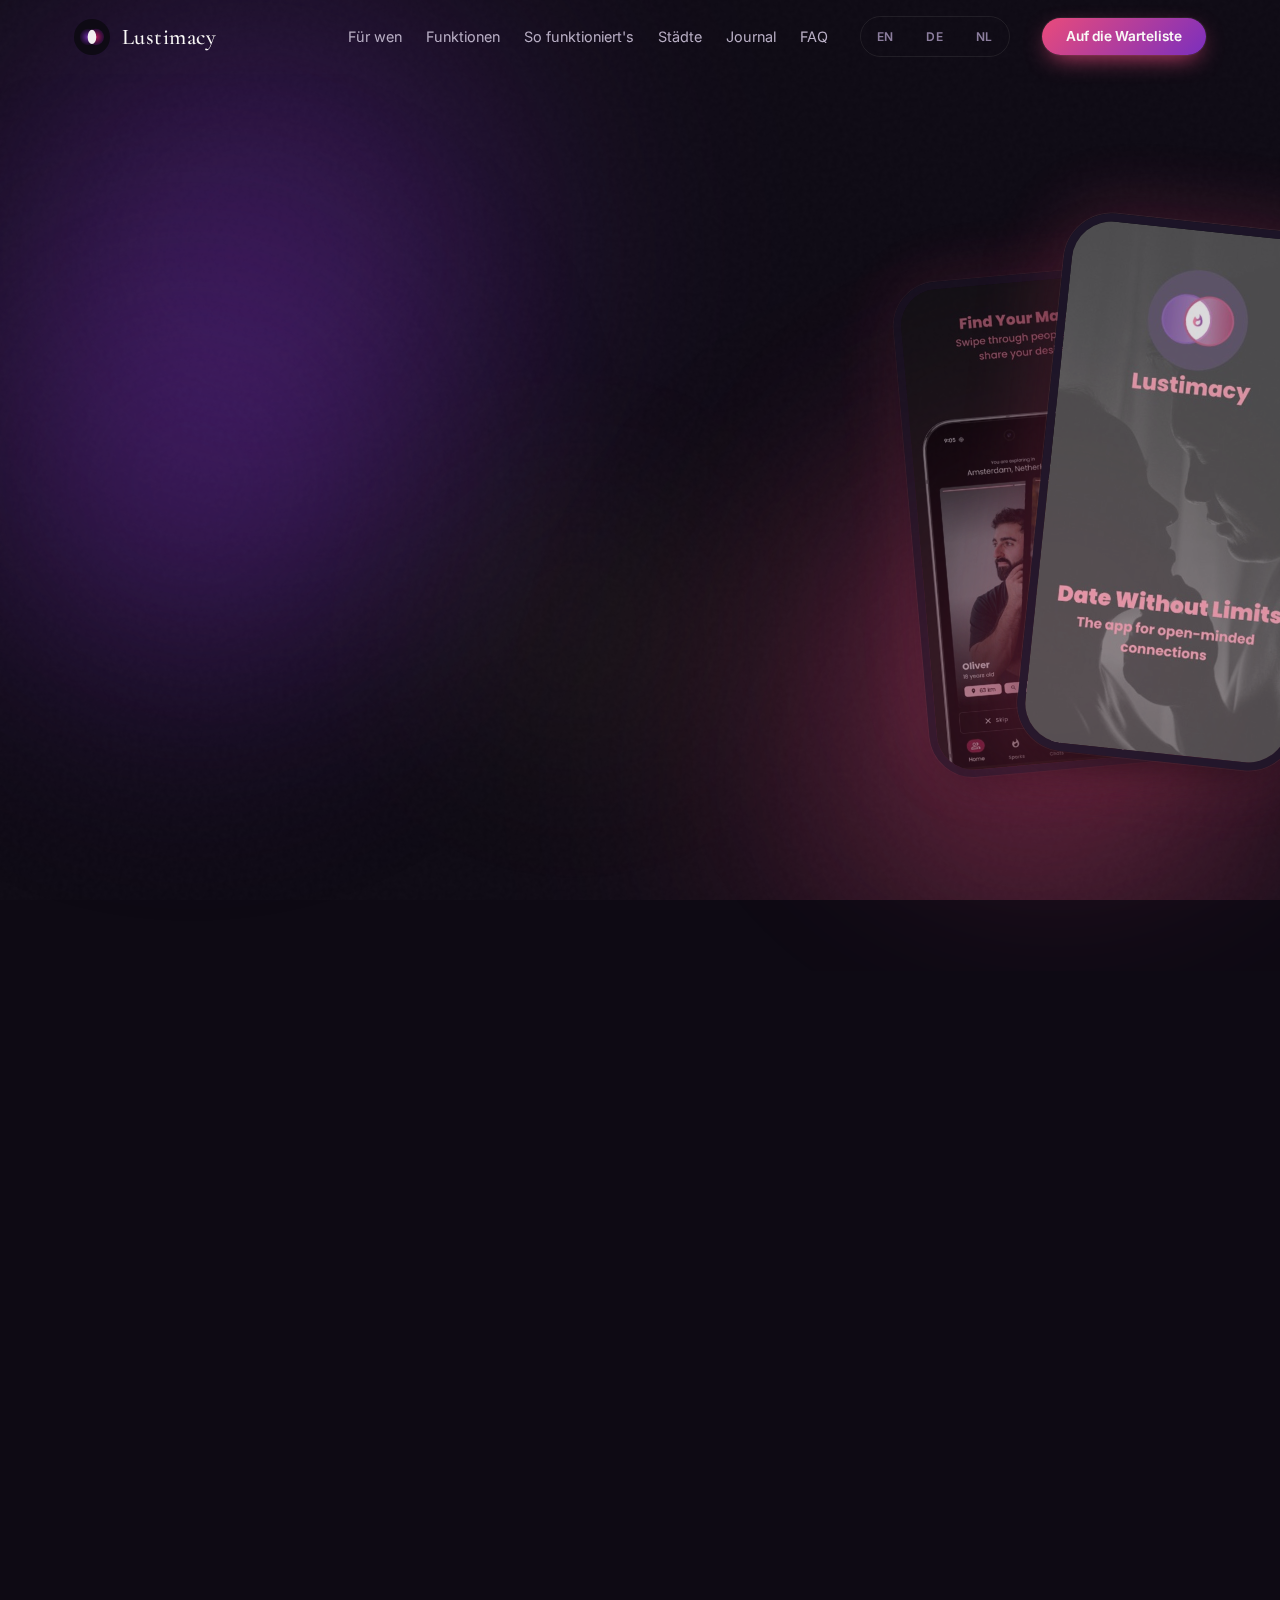
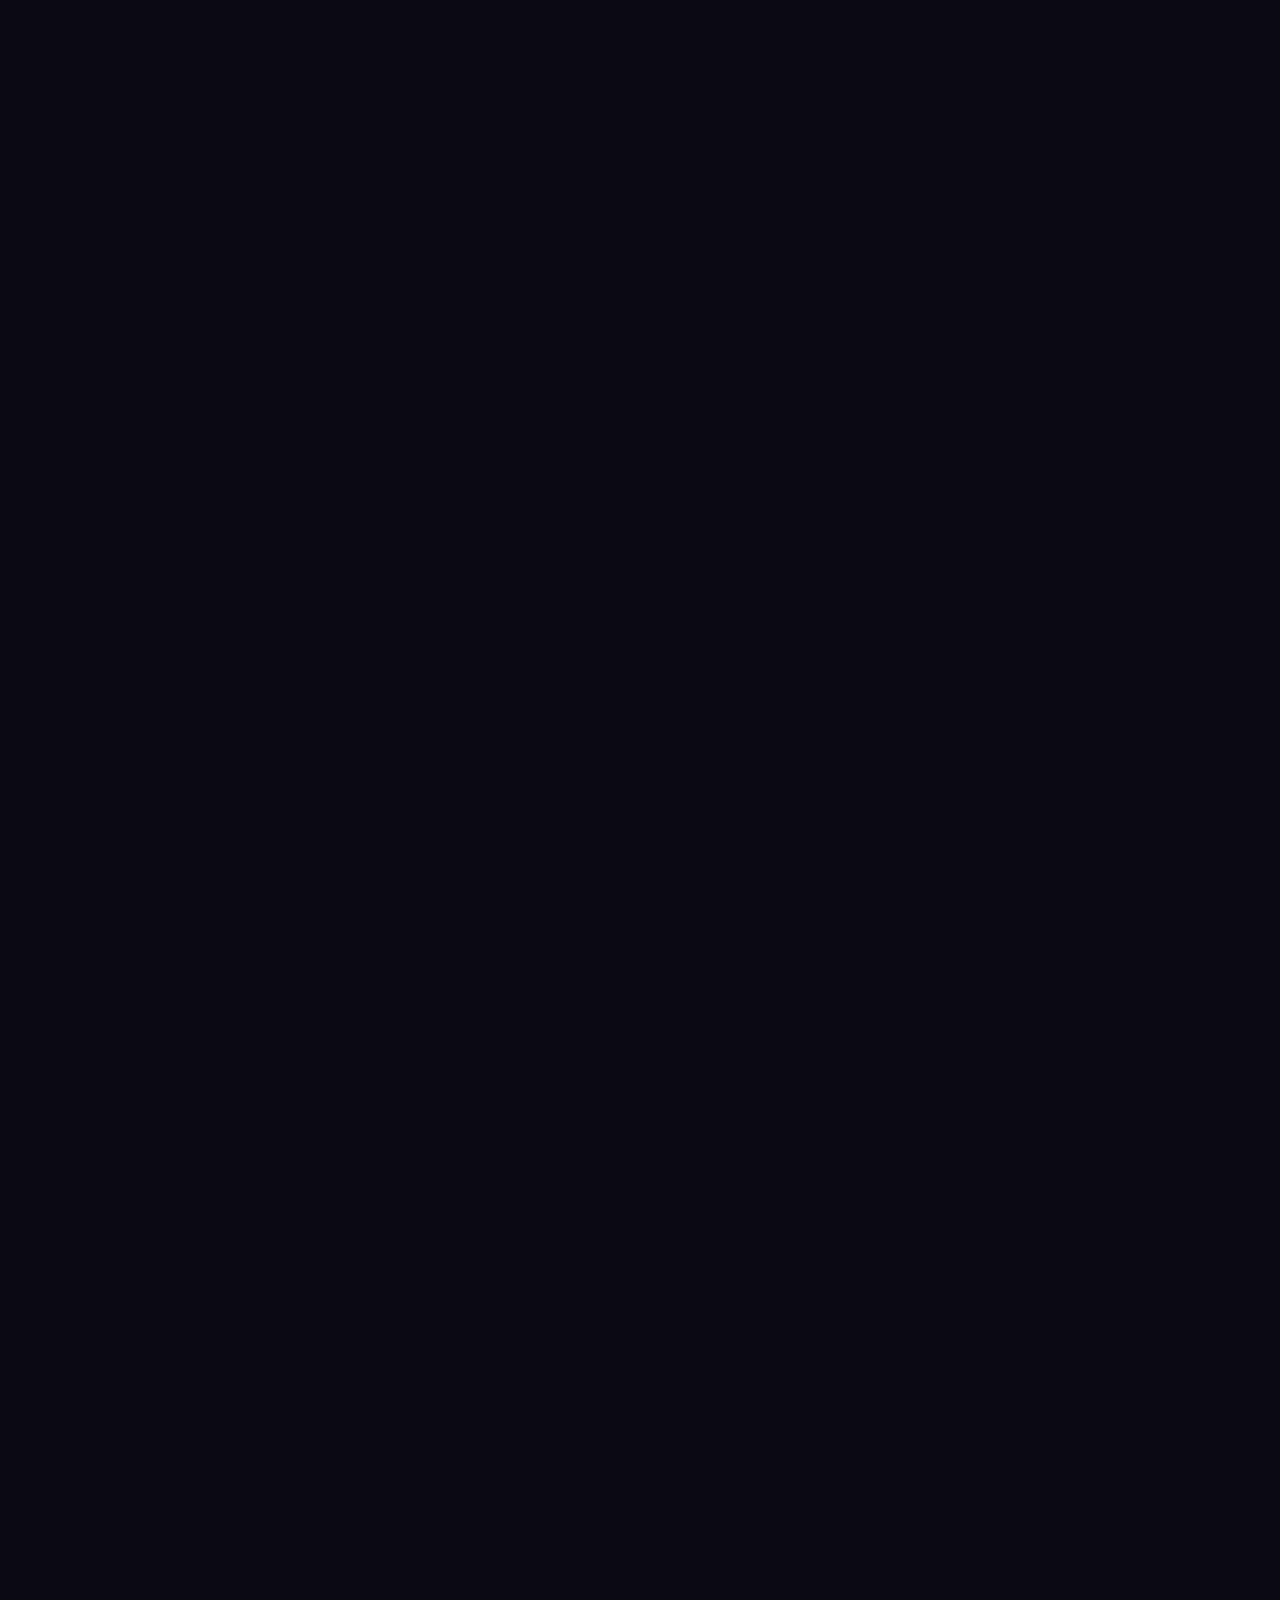
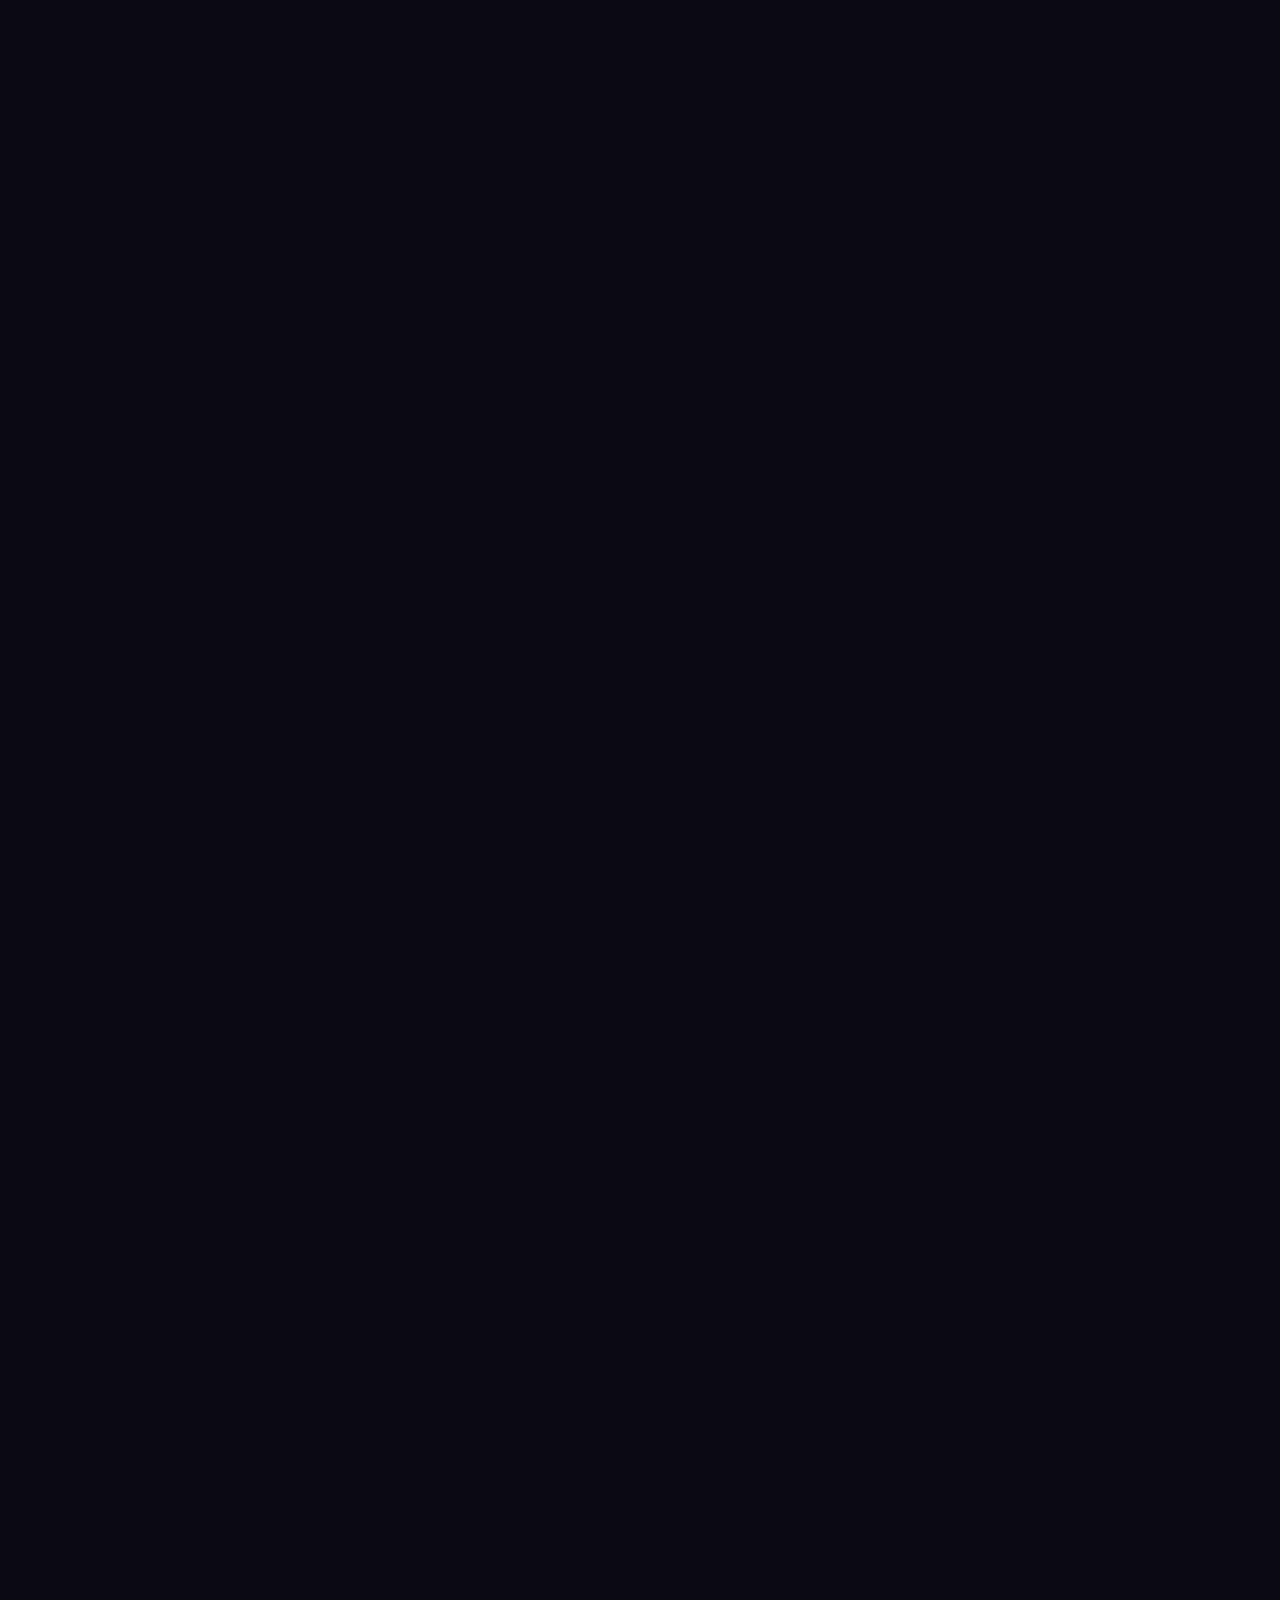
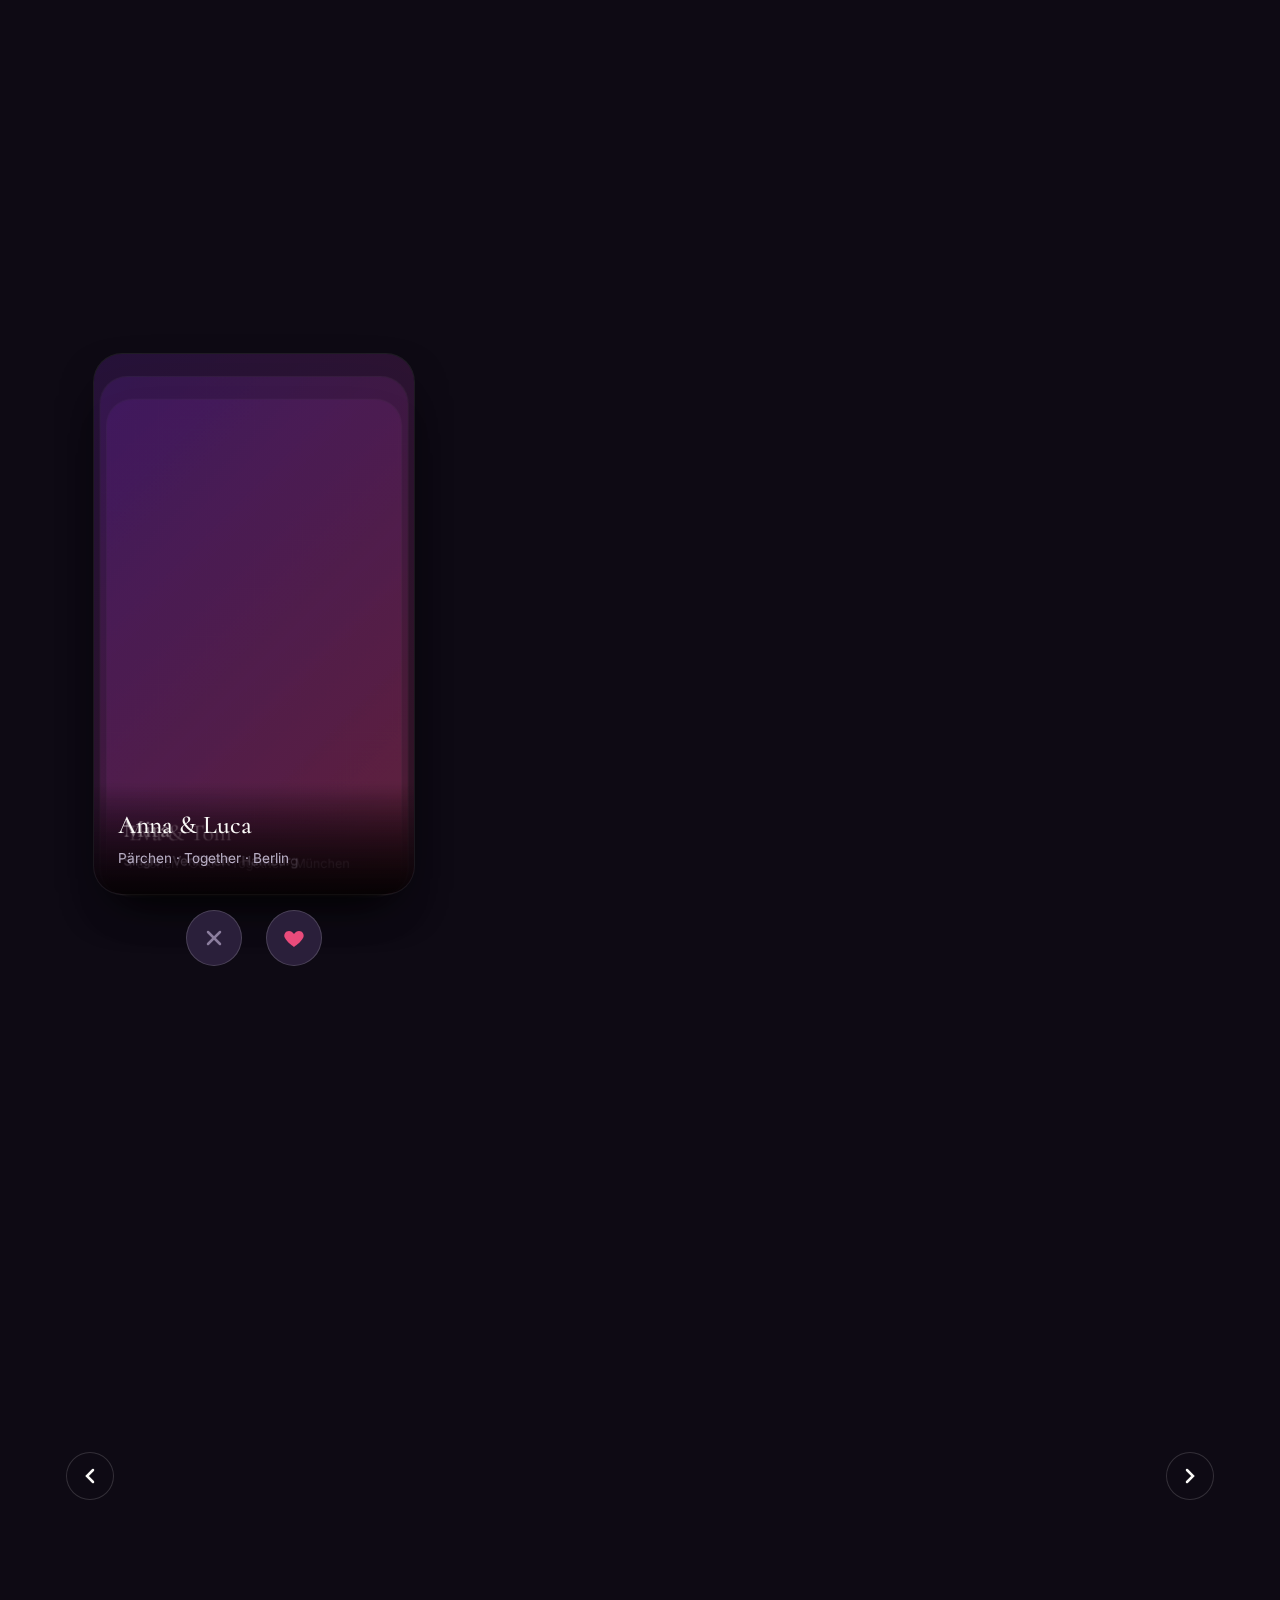
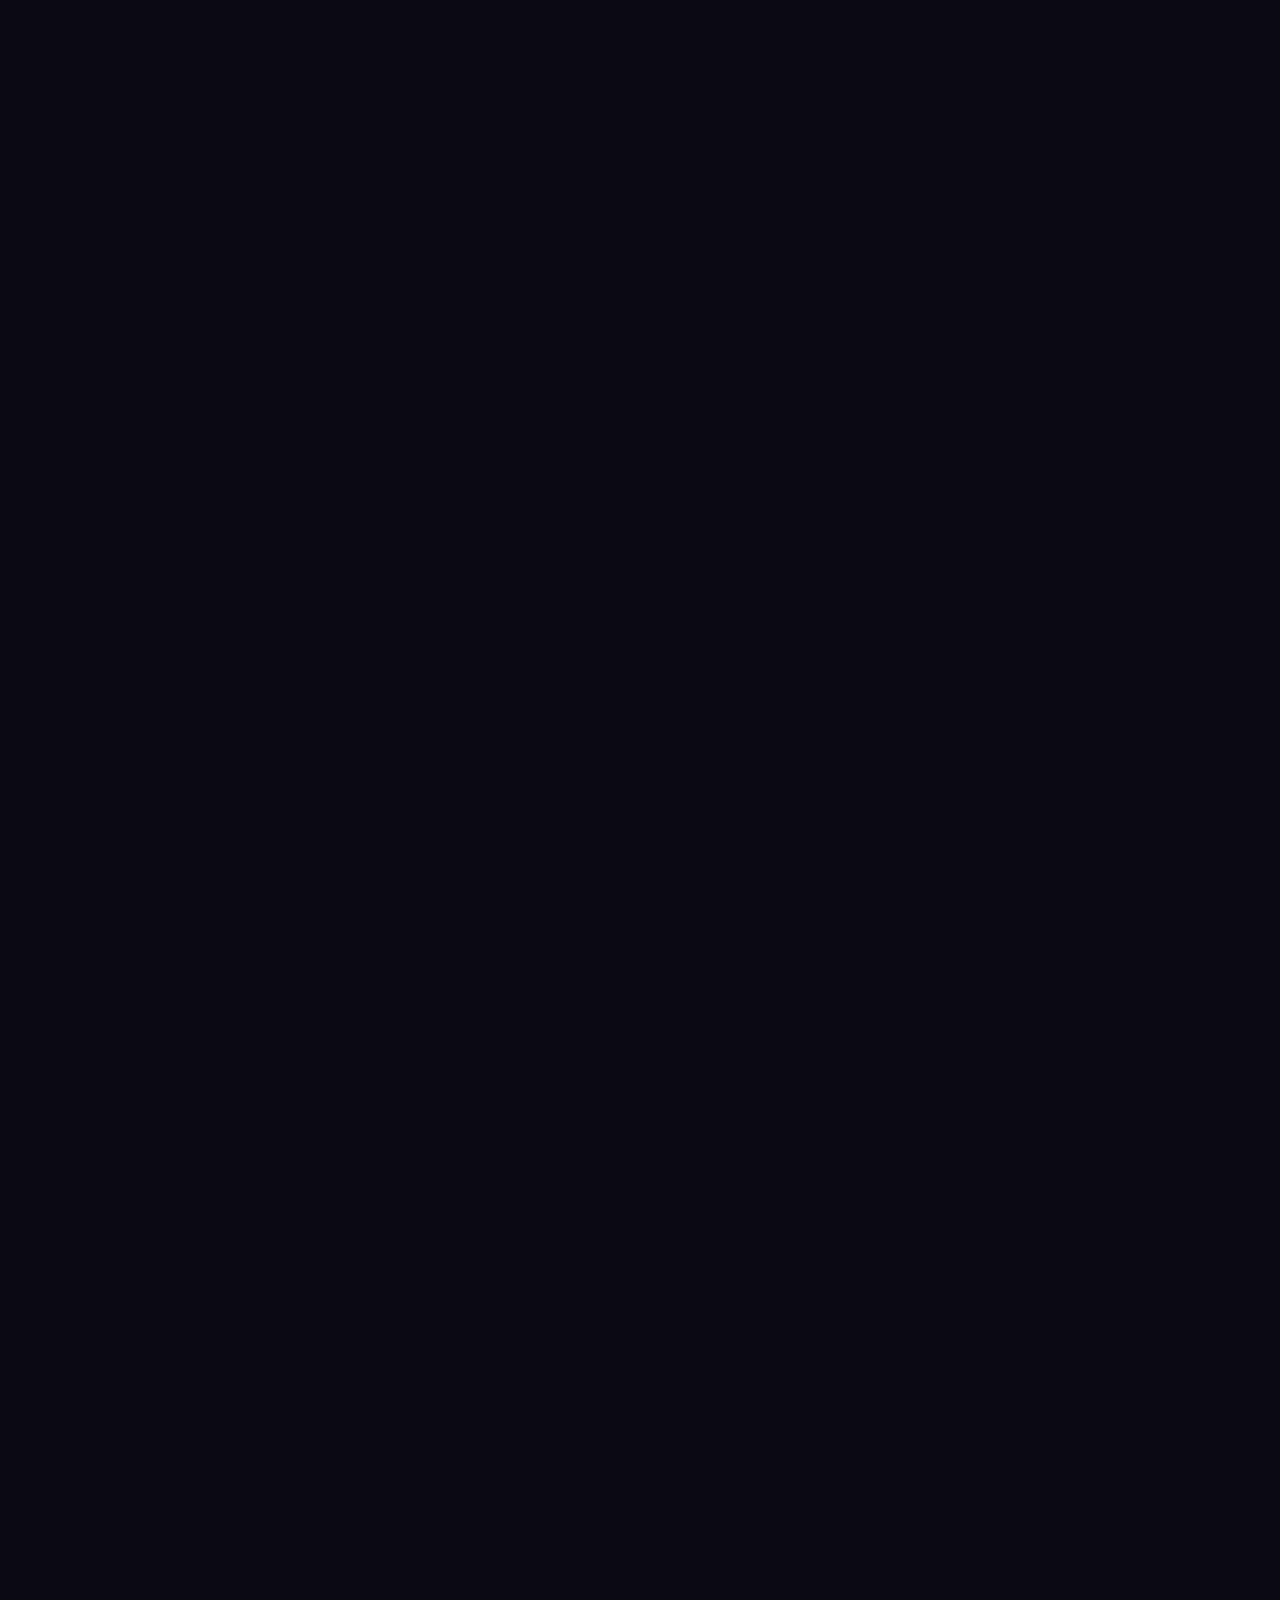
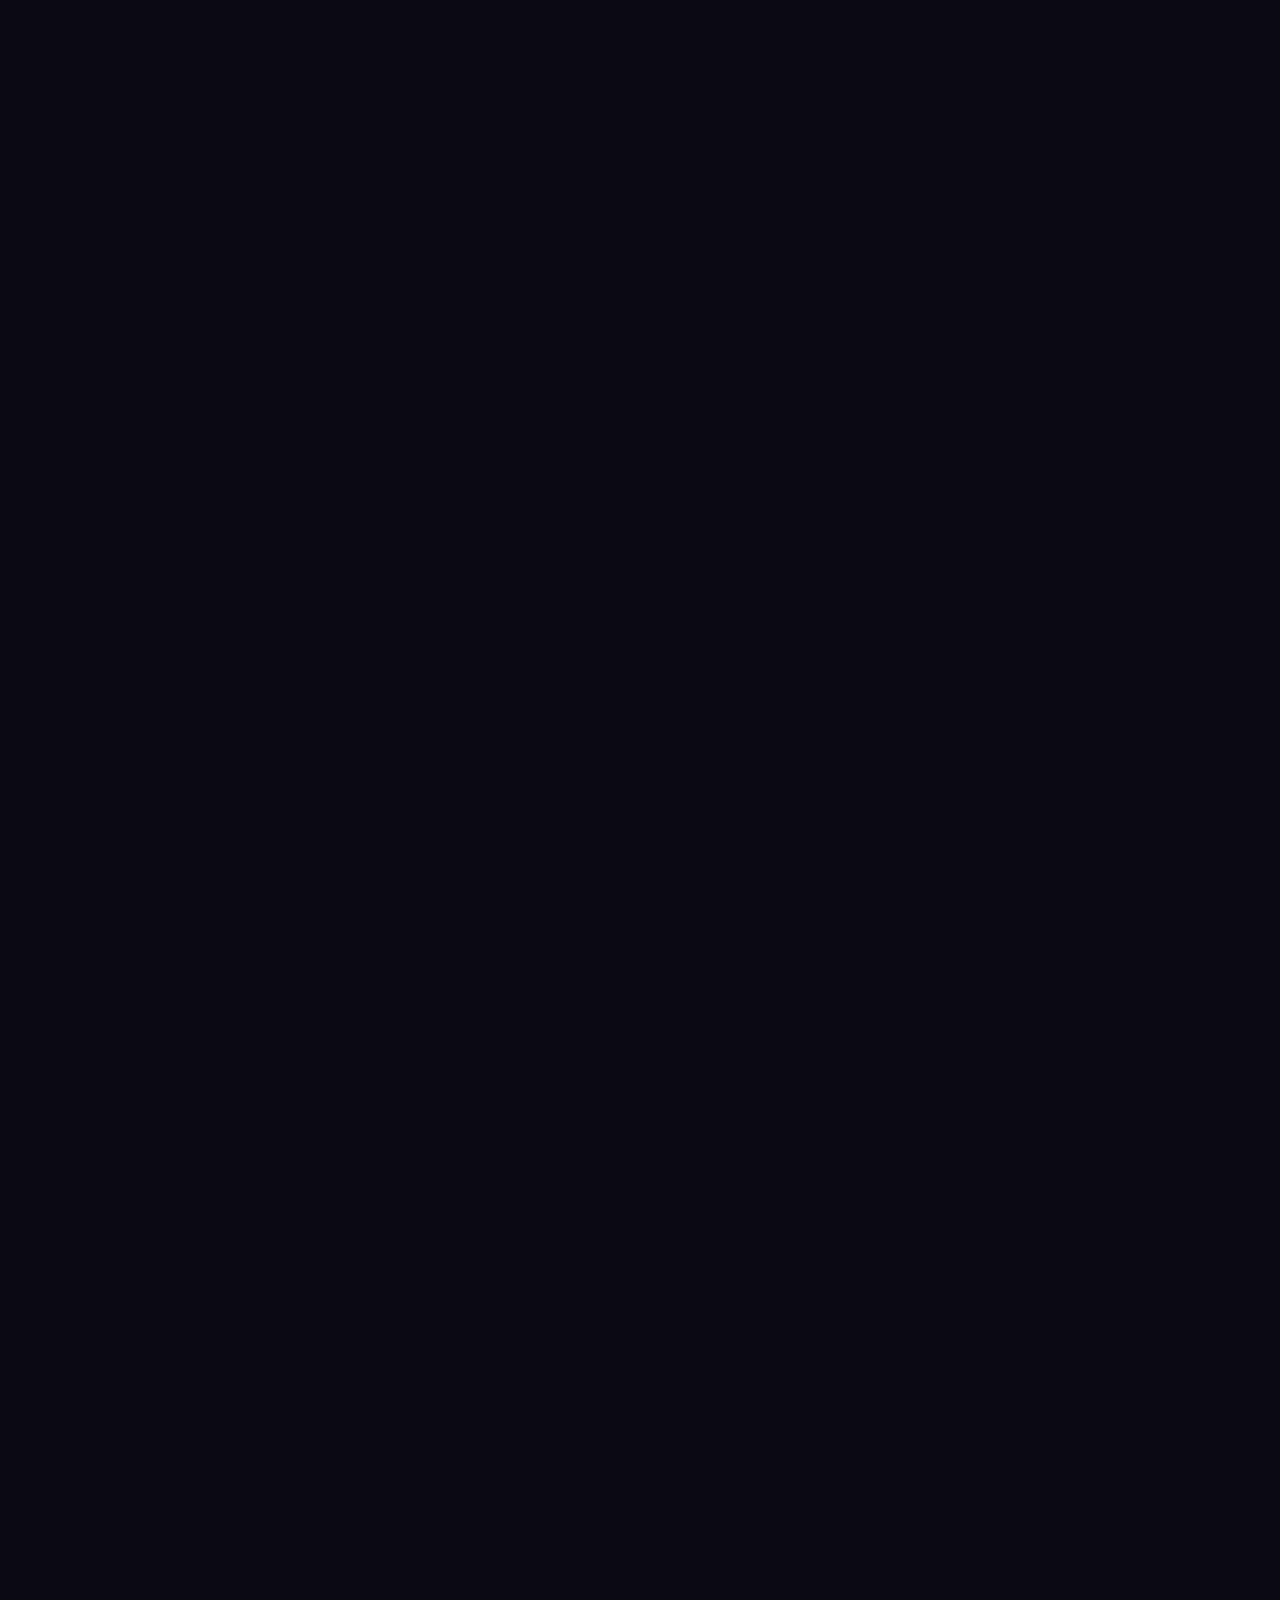
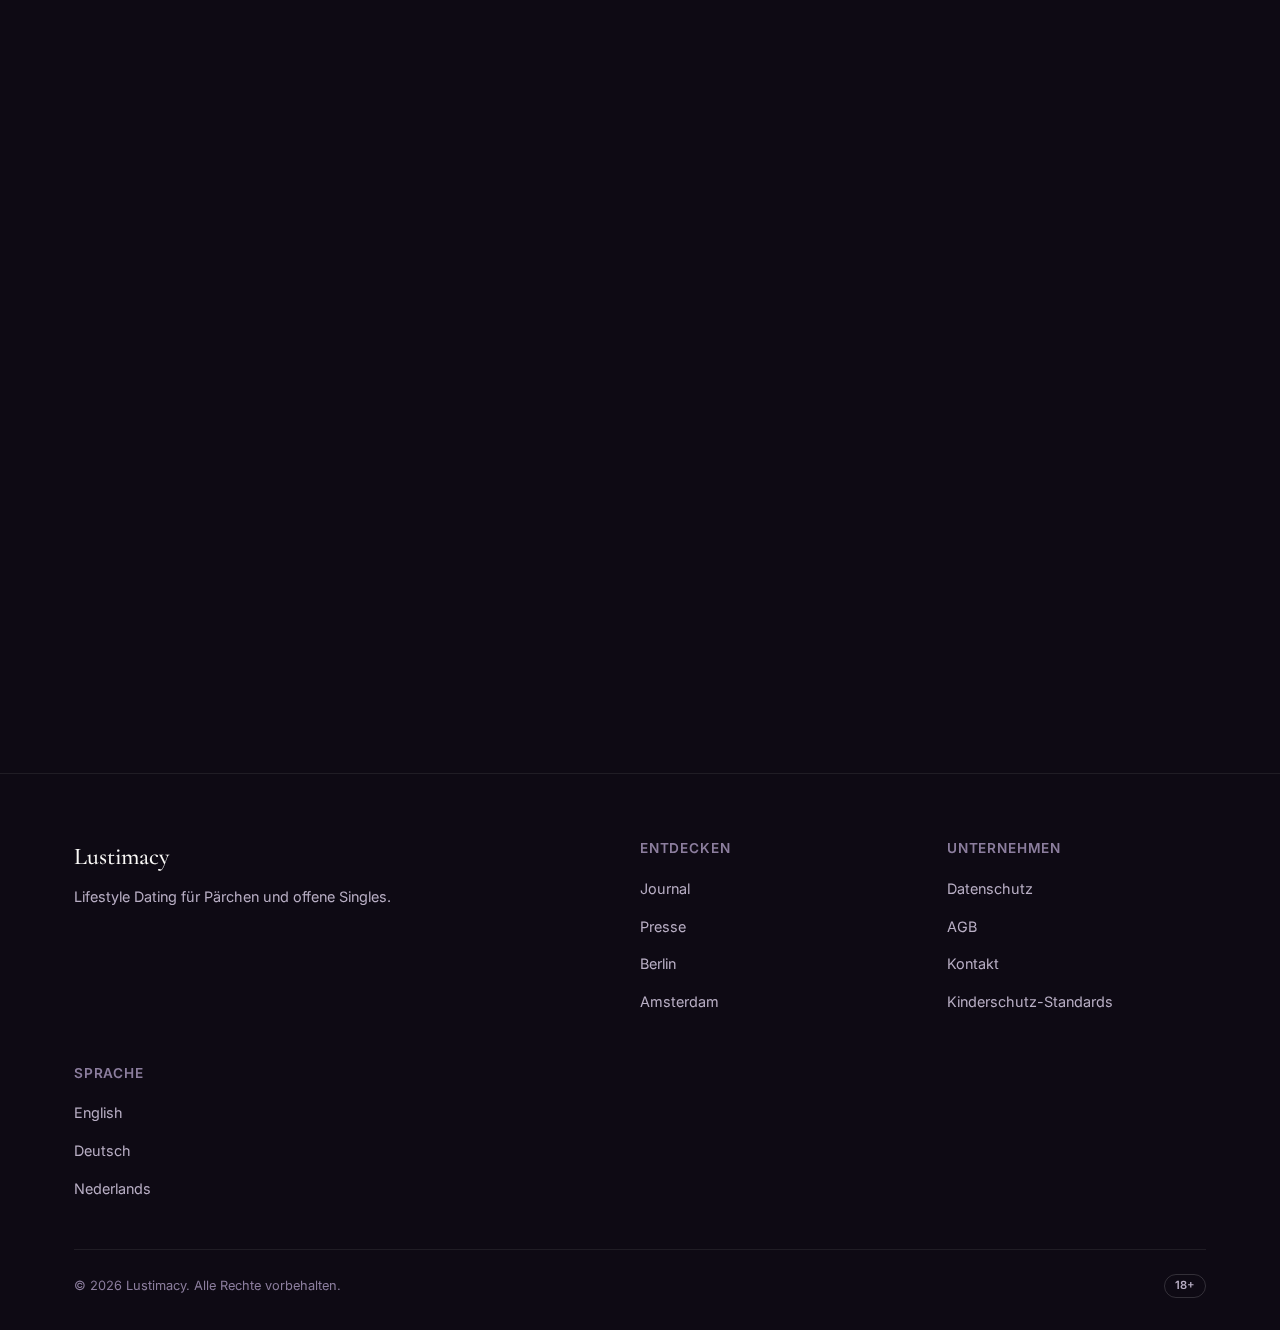
<file: de/index.html>
<!DOCTYPE html>
<html lang="de">
<head>
    <meta charset="UTF-8">
    <meta name="viewport" content="width=device-width, initial-scale=1.0, viewport-fit=cover">
    <meta name="theme-color" content="#0E0A14">
    <meta name="color-scheme" content="dark">

    <title>Lustimacy — Lifestyle Dating für Pärchen &amp; offene Singles</title>
    <meta name="description" content="Die Lifestyle-Dating-App für Pärchen und offene Singles. Verlinkte Pärchen-Profile, private Fotos die beim Match sichtbar werden, Travel Mode. Jetzt in Deutschland — sichere dir deinen Platz auf der Warteliste.">
    <meta name="keywords" content="Lifestyle Dating, Pärchen Dating, Swinger App, offene Singles, ethische Nicht-Monogamie, ENM, Pärchen-App, FKK, Pärchen kennenlernen, Lifestyle Community Deutschland">
    <meta name="robots" content="index, follow, max-image-preview:large">
    <meta name="author" content="Lustimacy">

    <!-- Open Graph -->
    <meta property="og:type" content="website">
    <meta property="og:site_name" content="Lustimacy">
    <meta property="og:locale" content="de_DE">
    <meta property="og:title" content="Lustimacy — Lifestyle Dating für Pärchen &amp; offene Singles">
    <meta property="og:description" content="Die Lifestyle-Dating-App für Pärchen und offene Singles. Verlinkte Pärchen-Profile, private Fotos die beim Match sichtbar werden, Travel Mode. Jetzt in Deutschland — sichere dir deinen Platz auf der Warteliste.">
    <meta property="og:image" content="https://lustimacy.com/assets/og-feature.jpg">
    <meta property="og:image:width" content="1200">
    <meta property="og:image:height" content="630">
    <meta property="og:image:alt" content="Lustimacy — Lifestyle Dating für Pärchen und offene Singles">

    <!-- Twitter -->
    <meta name="twitter:card" content="summary_large_image">
    <meta name="twitter:title" content="Lustimacy — Lifestyle Dating für Pärchen &amp; offene Singles">
    <meta name="twitter:description" content="Die Lifestyle-Dating-App für Pärchen und offene Singles. Verlinkte Pärchen-Profile, private Fotos die beim Match sichtbar werden, Travel Mode. Jetzt in Deutschland — sichere dir deinen Platz auf der Warteliste.">
    <meta name="twitter:image" content="https://lustimacy.com/assets/og-feature.jpg">

    <link rel="canonical" href="https://lustimacy.com/de/">
    <link rel="alternate" hreflang="en" href="https://lustimacy.com/">
    <link rel="alternate" hreflang="de" href="https://lustimacy.com/de/">
    <link rel="alternate" hreflang="nl" href="https://lustimacy.com/nl/">
    <link rel="alternate" hreflang="x-default" href="https://lustimacy.com/">

    <!-- Performance -->
    <link rel="preconnect" href="https://fonts.googleapis.com">
    <link rel="preconnect" href="https://fonts.gstatic.com" crossorigin>
    <link rel="preload" as="image" href="/assets/images/screenshot-1.jpg" fetchpriority="high">

    <!-- Fonts -->
    <link href="https://fonts.googleapis.com/css2?family=Cormorant+Garamond:ital,wght@0,400;0,500;0,600;1,400;1,500&family=Inter:wght@400;500;600;700;800&display=swap" rel="stylesheet">

    <!-- Icons / manifest -->
    <link rel="icon" type="image/svg+xml" href="/assets/favicon.svg">
    <link rel="apple-touch-icon" href="/assets/apple-touch-icon.png">

    <link rel="stylesheet" href="/css/styles.css?v=20260511b">

    <!-- Analytics: Plausible (privacy-first, no cookies, no banner). -->
    <script async src="https://plausible.io/js/pa-2on1fZ3mC93sqMIrq5Blw.js"></script>
    <script>
      window.plausible=window.plausible||function(){(plausible.q=plausible.q||[]).push(arguments)},plausible.init=plausible.init||function(i){plausible.o=i||{}};
      plausible.init()
    </script>

    <script type="application/ld+json">{"@context":"https://schema.org","@type":"MobileApplication","name":"Lustimacy","operatingSystem":"ANDROID","applicationCategory":"SocialNetworkingApplication","inLanguage":"de","url":"https://lustimacy.com/de/","description":"Die Lifestyle-Dating-App für Pärchen und offene Singles. Verlinkte Pärchen-Profile, private Fotos die beim Match sichtbar werden, Travel Mode. Jetzt in Deutschland — sichere dir deinen Platz auf der Warteliste.","screenshot":["https://lustimacy.com/assets/images/screenshot-1.jpg","https://lustimacy.com/assets/images/screenshot-2.jpg","https://lustimacy.com/assets/images/screenshot-3.jpg","https://lustimacy.com/assets/images/screenshot-4.jpg","https://lustimacy.com/assets/images/screenshot-5.jpg","https://lustimacy.com/assets/images/screenshot-6.jpg","https://lustimacy.com/assets/images/screenshot-7.jpg","https://lustimacy.com/assets/images/screenshot-8.jpg"],"offers":{"@type":"Offer","price":"0","priceCurrency":"EUR"},"author":{"@type":"Organization","name":"Lustimacy","url":"https://lustimacy.com"}}</script>
    <script type="application/ld+json">{"@context":"https://schema.org","@type":"Organization","name":"Lustimacy","url":"https://lustimacy.com","logo":"https://lustimacy.com/assets/icon-512.png","contactPoint":{"@type":"ContactPoint","contactType":"customer support","email":"info@lustimacy.com"}}</script>
    <script type="application/ld+json">{"@context":"https://schema.org","@type":"FAQPage","mainEntity":[{"@type":"Question","name":"Wann startet Lustimacy in meinem Land?","acceptedAnswer":{"@type":"Answer","text":"Wir öffnen aktuell in Deutschland und den Niederlanden. Weitere Länder folgen 2026 in Wellen — Wartelisten-Mitglieder in jedem Land kommen zuerst dran. Lasst eure E-Mail da, um benachrichtigt zu werden, sobald euer Land live geht."}},{"@type":"Question","name":"Was bringt Lustimacy Pärchen konkret?","acceptedAnswer":{"@type":"Answer","text":"Zwei Partner verlinken ihre Accounts zu einem gemeinsamen Profil. Wer von euch beiden swipt, matcht oder schreibt — eure Matches wissen immer, dass sie mit einem Pärchen sprechen. Wechselt jederzeit in den Solo-Modus, wenn eine/r unabhängig spielen will. Kein zweiter Account nötig."}},{"@type":"Question","name":"Wie funktionieren private Fotos?","acceptedAnswer":{"@type":"Answer","text":"Ihr ladet private Fotos in eurem Profil hoch. Wer noch nicht mit euch gematcht hat, sieht nur einen eleganten BlurHash-Verlauf — der signalisiert, dass mehr da ist, aber das Foto bleibt euch. Im Moment des Matches wird es automatisch für beide Seiten freigeschaltet. Keine Freigabe-Verwaltung."}},{"@type":"Question","name":"Was ist Travel Mode?","acceptedAnswer":{"@type":"Answer","text":"Setzt eine Zielstadt und ein Rückkehrdatum. Lustimacy zeigt euch dort schon vor eurer Ankunft Matches und entfernt euch für die Zeit aus eurem Heim-Feed. Perfekt für ein Lifestyle-Wochenende in Berlin, Amsterdam oder irgendwo auf der europäischen Strecke."}},{"@type":"Question","name":"Ist Lustimacy kostenlos?","acceptedAnswer":{"@type":"Answer","text":"Ja. Sign-up, Swipen, Matchen und Chatten sind kostenlos. Premium (Lustimacy Plus) bietet bessere Sichtbarkeit und 'Wer mag mich' — ähnlich wie andere Apps. Founding Members von der Warteliste bekommen ein lebenslanges Badge und kostenlose Verifizierung."}},{"@type":"Question","name":"Wie wird meine Privatsphäre geschützt?","acceptedAnswer":{"@type":"Answer","text":"Wir verlinken nie eure Social Media, verkaufen nie eure Daten und machen euer Profil nicht für Suchmaschinen sichtbar. Verifizierungsfotos werden geprüft und dann gelöscht. Account-Löschung in zwei Taps, Daten innerhalb von 30 Tagen vollständig entfernt."}},{"@type":"Question","name":"Was bedeutet ENM?","acceptedAnswer":{"@type":"Answer","text":"Ethische Nicht-Monogamie — Beziehungen, die auf gegenseitigem Wissen und Konsens basieren. Schließt Lifestyle, Swinger, Polyamorie, offene Beziehungen und alles dazwischen ein. Lustimacy ist eine Heimat für das gesamte Spektrum."}},{"@type":"Question","name":"Ist das eine Hookup-App?","acceptedAnswer":{"@type":"Answer","text":"Lustimacy ist, was ihr daraus macht. Manche sind hier für ein Wochenende in Cap d'Agde; andere suchen einen langfristigen Spielpartner oder einen Dritten für ihre Beziehung. Die Filter und Detailprofile lassen euch das Tempo und die Form finden, die zu euch passen."}}]}</script>
</head>
<body class="loc-de">
    <a href="#main" class="skip-to-content">Zum Inhalt springen</a>

    <!-- ==================== Decorative atmosphere ==================== -->
    <div class="atmosphere" aria-hidden="true">
        <div class="atmosphere__glow atmosphere__glow--top"></div>
        <div class="atmosphere__glow atmosphere__glow--bottom"></div>
        <div class="atmosphere__grain"></div>
    </div>

    <!-- ==================== Navigation ==================== -->
    <nav class="nav" id="nav" aria-label="Hauptnavigation">
        <div class="container nav__inner">
            <a href="/de/" class="nav__brand" aria-label="Lustimacy home">
                <svg class="nav__logo" viewBox="0 0 465 465" width="36" height="36" aria-hidden="true">
                    <defs>
                        <radialGradient id="navOrbA" cx="50%" cy="50%" r="50%">
                            <stop offset="0%" stop-color="#C2185B" stop-opacity="0.95"/>
                            <stop offset="100%" stop-color="#3A0F4F" stop-opacity="0.6"/>
                        </radialGradient>
                        <radialGradient id="navOrbB" cx="50%" cy="50%" r="50%">
                            <stop offset="0%" stop-color="#7B2FBE" stop-opacity="0.9"/>
                            <stop offset="100%" stop-color="#1E0B2B" stop-opacity="0.6"/>
                        </radialGradient>
                    </defs>
                    <circle cx="232.5" cy="232.5" r="232.5" fill="#0E0A14"/>
                    <circle cx="181" cy="232" r="106" fill="url(#navOrbB)"/>
                    <circle cx="282" cy="232" r="106" fill="url(#navOrbA)"/>
                    <ellipse cx="232" cy="232" rx="56" ry="92" fill="#FAF9F7" fill-opacity="0.95"/>
                </svg>
                <span class="nav__wordmark">Lustimacy</span>
            </a>

            <button class="nav__toggle" id="navToggle" aria-label="Menü" aria-expanded="false">
                <span></span><span></span><span></span>
            </button>

            <div class="nav__menu" id="navMenu">
                <ul class="nav__links">
                    <li><a href="#personas">Für wen</a></li>
                    <li><a href="#features">Funktionen</a></li>
                    <li><a href="#how">So funktioniert&#39;s</a></li>
                    <li><a href="#cities">Städte</a></li>
                    <li><a href="/blog/">Journal</a></li>
                    <li><a href="#faq">FAQ</a></li>
                </ul>
                <div class="nav__locales" role="group" aria-label="Sprache">
                    <a href="/" class="nav__locale" data-locale="en">EN</a>
                    <a href="/de/" class="nav__locale" data-locale="de">DE</a>
                    <a href="/nl/" class="nav__locale" data-locale="nl">NL</a>
                </div>
                <a href="#waitlist" class="btn btn--primary nav__cta">Auf die Warteliste</a>
            </div>
        </div>
    </nav>

    <main id="main">

    <!-- ==================== Hero ==================== -->
    <section class="hero" id="hero">
        <div class="hero__bg" aria-hidden="true">
            <div class="hero__blurhash hero__blurhash--1"></div>
            <div class="hero__blurhash hero__blurhash--2"></div>
            <div class="hero__blurhash hero__blurhash--3"></div>
        </div>
        <div class="container hero__content">
            <div class="hero__badge reveal">
                <span class="hero__badge-dot"></span>
                <span data-country-text>Jetzt in Deutschland und den Niederlanden</span>
            </div>
            <h1 class="hero__title reveal">
                <span class="hero__title-line">Ein Ort für die,</span>
                <span class="hero__title-line hero__title-line--accent">die wirklich neugierig sind.</span>
                <span class="hero__title-line"></span>
            </h1>
            <p class="hero__lede reveal">Lustimacy ist die Lifestyle-Dating-App für Pärchen — zusammen oder solo — und offene Singles. Diskret, verifiziert, gebaut für das, was ihr wirklich wollt.</p>

            <form class="waitlist waitlist--hero reveal" id="waitlistHero" novalidate>
                <input type="email" name="email" required autocomplete="email" placeholder="Eure E-Mail" class="waitlist__input" aria-label="Eure E-Mail">
                <input type="text" name="hp" tabindex="-1" autocomplete="off" class="waitlist__honeypot" aria-hidden="true">
                <button type="submit" class="btn btn--primary waitlist__submit">
                    <span class="waitlist__submit-label">Platz sichern</span>
                    <svg class="waitlist__submit-icon" width="20" height="20" viewBox="0 0 24 24" fill="none" stroke="currentColor" stroke-width="2.5" stroke-linecap="round" stroke-linejoin="round" aria-hidden="true">
                        <line x1="5" y1="12" x2="19" y2="12"/>
                        <polyline points="12 5 19 12 12 19"/>
                    </svg>
                </button>
                <p class="waitlist__hint">Der Zugang öffnet sich in Wellen. Die ersten 1.000 Founding Members bekommen ein lebenslanges Badge und kostenlose Verifizierung.</p>
                <p class="waitlist__success" data-success>Ihr seid auf der Liste. Wir melden uns von einer lustimacy.com-Adresse — checkt euer Postfach (auch den Werbung-Tab).</p>
                <p class="waitlist__error" data-error></p>
            </form>

            <ul class="hero__trust reveal">
                <li>
                    <svg width="18" height="18" viewBox="0 0 24 24" fill="none" stroke="currentColor" stroke-width="2" stroke-linecap="round" stroke-linejoin="round" aria-hidden="true"><path d="M12 22s-8-4.5-8-11.5A5.5 5.5 0 0 1 12 5a5.5 5.5 0 0 1 8 5.5C20 17.5 12 22 12 22z"/></svg>
                    <span>Nur verifizierte Profile</span>
                </li>
                <li>
                    <svg width="18" height="18" viewBox="0 0 24 24" fill="none" stroke="currentColor" stroke-width="2" stroke-linecap="round" stroke-linejoin="round" aria-hidden="true"><circle cx="12" cy="12" r="10"/><polyline points="9 12 11 14 15 10"/></svg>
                    <span>Pärchen erscheinen als eines</span>
                </li>
                <li>
                    <svg width="18" height="18" viewBox="0 0 24 24" fill="none" stroke="currentColor" stroke-width="2" stroke-linecap="round" stroke-linejoin="round" aria-hidden="true"><rect x="3" y="11" width="18" height="11" rx="2"/><path d="M7 11V7a5 5 0 0 1 10 0v4"/></svg>
                    <span>Private Fotos, eure Kontrolle</span>
                </li>
            </ul>
        </div>

        <div class="hero__device" aria-hidden="true">
            <div class="hero__device-frame">
                <img src="/assets/images/screenshot-1.jpg" alt="" width="1080" height="1920" fetchpriority="high">
            </div>
            <div class="hero__device-frame hero__device-frame--rear">
                <img src="/assets/images/screenshot-2.jpg" alt="" width="1080" height="1920" loading="lazy">
            </div>
        </div>
    </section>

    <!-- ==================== Personas ==================== -->
    <section class="personas" id="personas">
        <div class="container">
            <header class="section-head reveal">
                <p class="eyebrow">Gemacht für</p>
                <h2 class="section-title">Drei Arten neugierig zu sein</h2>
                <p class="section-lede">Lustimacy wurde von Anfang an für die Lifestyle-Community gebaut — Pärchen im Lifestyle, Singles die mit Pärchen connecten, und Erwachsene die ENM auf ihre eigene Art entdecken.</p>
            </header>
            <div class="personas__grid">
                <article class="persona reveal">
                    <div class="persona__visual">
                        <img src="/assets/images/marketing/persona-couples.jpg" alt="" width="800" height="600" loading="lazy">
                    </div>
                    <h3>Pärchen im Lifestyle</h3>
                    <p>Verlinkt zwei Accounts zu einem gemeinsamen Profil. Wer von euch beiden swipt, matcht und chattet — eure Matches sehen euch von Anfang an als Pärchen. Solo-Modus mit einem Tap, ohne zweiten Account.</p>
                </article>
                <article class="persona reveal">
                    <div class="persona__visual">
                        <img src="/assets/images/marketing/persona-singles.jpg" alt="" width="800" height="600" loading="lazy">
                    </div>
                    <h3>Offene Singles</h3>
                    <p>Filtert nach Pärchen, Singles oder beidem. Seht, wer heute Abend solo unterwegs ist und wer als Pärchen sucht. Detailprofile zeigen Lifestyle, Dynamik und Vibe — bevor das erste Wort fällt.</p>
                </article>
                <article class="persona reveal">
                    <div class="persona__visual">
                        <img src="/assets/images/marketing/persona-curious.jpg" alt="" width="800" height="600" loading="lazy">
                    </div>
                    <h3>Neugierig, vorsichtig, respektvoll</h3>
                    <p>Neu in der Szene? Lustimacy ist ein druckfreier, urteilsfreier Raum, um das Vokabular zu lernen, Fragen zu stellen und Menschen zu treffen, die euch da abholen, wo ihr seid. Keine Touristen, keine Creeps, kein Stress.</p>
                </article>
            </div>
        </div>
    </section>

    <!-- ==================== Signature Features ==================== -->
    <section class="features" id="features">
        <div class="container">
            <header class="section-head reveal">
                <p class="eyebrow">Kernfunktionen</p>
                <h2 class="section-title">Was Lustimacy anders macht</h2>
                <p class="section-lede">Fünf Dinge, die jede andere Dating-App für den Lifestyle falsch macht. Wir haben sie von Grund auf neu gebaut.</p>
            </header>
            <div class="features__grid">
                <article class="feature feature--wide reveal">
                    <div class="feature__visual feature__visual--couple">
                        <div class="feature__couple-card feature__couple-card--solo">
                            <div class="feature__couple-avatar"></div>
                            <span>Zwei einzelne Profile</span>
                        </div>
                        <div class="feature__couple-arrow">
                            <svg width="40" height="40" viewBox="0 0 24 24" fill="none" stroke="currentColor" stroke-width="2" stroke-linecap="round"><polyline points="9 18 15 12 9 6"/></svg>
                        </div>
                        <div class="feature__couple-card feature__couple-card--linked">
                            <div class="feature__couple-avatar"></div>
                            <div class="feature__couple-avatar feature__couple-avatar--two"></div>
                            <span>Ein verlinktes Pärchen</span>
                        </div>
                    </div>
                    <div class="feature__body">
                        <h3>Verlinkte Pärchen-Profile</h3>
                        <p>Ein Profil, zwei Accounts. Beide Partner loggen sich mit eigenen Daten ein, aber die Welt sieht ein Pärchen. Swipt, matcht und chattet zusammen — oder löst die Verbindung mit einem Tap, wenn sich etwas ändert.</p>
                    </div>
                </article>

                <article class="feature reveal">
                    <div class="feature__visual feature__visual--mode">
                        <div class="feature__toggle">
                            <span class="feature__toggle-label">Solo</span>
                            <span class="feature__toggle-track"><span class="feature__toggle-thumb"></span></span>
                            <span class="feature__toggle-label feature__toggle-label--active">Zusammen</span>
                        </div>
                    </div>
                    <div class="feature__body">
                        <h3>Zusammen oder solo, eure Wahl</h3>
                        <p>Heute Abend zusammen. Morgen ist eine/r in einer anderen Stadt solo. Wechselt den Modus vom Home-Screen — euer Partner sieht den Wechsel, eure Matches sehen die richtige Version von euch.</p>
                    </div>
                </article>

                <article class="feature feature--accent reveal">
                    <div class="feature__visual feature__visual--blurhash">
                        <div class="bh bh--1"></div>
                        <div class="bh bh--2"></div>
                        <div class="bh bh--3 bh--unlocked">
                            <svg width="32" height="32" viewBox="0 0 24 24" fill="none" stroke="currentColor" stroke-width="2" stroke-linecap="round" stroke-linejoin="round"><rect x="3" y="11" width="18" height="11" rx="2"/><path d="M7 11V5a5 5 0 0 1 10 0"/></svg>
                        </div>
                    </div>
                    <div class="feature__body">
                        <h3>Private Fotos, frei beim Match</h3>
                        <p>Ladet Fotos hoch, die nur eine echte Verbindung sehen soll. Nicht-Matches sehen einen stilvollen BlurHash-Verlauf — sie wissen, da ist mehr, aber das Foto bleibt eures. Im Moment des Matches: automatisch entsperrt. Ohne extra Freigabe.</p>
                    </div>
                </article>

                <article class="feature reveal">
                    <div class="feature__visual feature__visual--travel">
                        <svg viewBox="0 0 200 140" width="100%" height="100%" aria-hidden="true">
                            <defs>
                                <linearGradient id="travelArc" x1="0" y1="0" x2="1" y2="0">
                                    <stop offset="0" stop-color="#7B2FBE"/>
                                    <stop offset="1" stop-color="#E94B7B"/>
                                </linearGradient>
                            </defs>
                            <path d="M30 100 Q 100 20 170 100" stroke="url(#travelArc)" stroke-width="2.5" fill="none" stroke-dasharray="4 4"/>
                            <circle cx="30" cy="100" r="6" fill="#7B2FBE"/>
                            <circle cx="170" cy="100" r="6" fill="#E94B7B"/>
                            <text x="30" y="125" text-anchor="middle" fill="#FAF9F7" font-size="10" font-family="Inter, sans-serif">Berlin</text>
                            <text x="170" y="125" text-anchor="middle" fill="#FAF9F7" font-size="10" font-family="Inter, sans-serif">Amsterdam</text>
                            <g transform="translate(95, 35)">
                                <path d="M10 0 L20 18 L10 14 L0 18 Z" fill="#F3D16E"/>
                            </g>
                        </svg>
                    </div>
                    <div class="feature__body">
                        <h3>Travel Mode</h3>
                        <p>Wochenende in Berlin? Besuch eines FKK-Clubs auf der Cap-d&#39;Agde-Strecke? Setzt einen Zielort und ein Rückkehrdatum — matcht mit Locals, bevor ihr landet. Aus dem Heim-Feed verschwindet ihr automatisch.</p>
                    </div>
                </article>

                <article class="feature reveal">
                    <div class="feature__visual feature__visual--filters">
                        <div class="chip chip--active">Pärchen</div>
                        <div class="chip">Singles</div>
                        <div class="chip chip--active">Together-Modus</div>
                        <div class="chip">Solo-Modus</div>
                        <div class="chip chip--active">Nur verifiziert</div>
                        <div class="chip">≤ 50 km</div>
                    </div>
                    <div class="feature__body">
                        <h3>Filter, die wirklich filtern</h3>
                        <p>Pärchen, Singles oder beides? Solo- oder Together-Modus? Körperbau, Lifestyle, Dynamik, Distanz, Alter. Jeden Filter, den wir gebaut haben, nutzen wir selbst.</p>
                    </div>
                </article>
            </div>
        </div>
    </section>

    <!-- ==================== How It Works ==================== -->
    <section class="how" id="how">
        <div class="container">
            <header class="section-head reveal">
                <p class="eyebrow">So funktioniert&#39;s</p>
                <h2 class="section-title">Vom Sign-up bis zum ersten Chat</h2>
                <p class="section-lede">Vier Schritte. Kein Filler, keine Fragebögen, kein Algorithmus-Voodoo.</p>
            </header>
            <ol class="how__steps">
                <li class="how__step reveal">
                    <span class="how__step-number">01</span>
                    <h3>Platz sichern</h3>
                    <p>Lasst uns eure E-Mail da. Wir melden uns, sobald euer Land öffnet — und ihr behaltet euren Founding-Member-Status für immer.</p>
                </li>
                <li class="how__step reveal">
                    <span class="how__step-number">02</span>
                    <h3>Profil, das es sagt</h3>
                    <p>Wer seid ihr, mit wem seid ihr, worauf habt ihr Lust. Pärchen verlinken sich; Solos bekommen das volle Filter-Set.</p>
                </li>
                <li class="how__step reveal">
                    <span class="how__step-number">03</span>
                    <h3>Verifizierung in 30 Sekunden</h3>
                    <p>Ein einfacher Selfie-Check. Verifizierte Profile bekommen ein Badge und mehr Reichweite. Verified-only-Filter ist ein Tap entfernt.</p>
                </li>
                <li class="how__step reveal">
                    <span class="how__step-number">04</span>
                    <h3>Matchen und treffen</h3>
                    <p>Wenn das Gefühl gegenseitig ist, öffnet sich der Chat. Private Fotos entsperren sich automatisch. Den Rest macht ihr.</p>
                </li>
            </ol>
        </div>
    </section>

    <!-- ==================== Card Stack Demo ==================== -->
    <section class="demo" id="demo">
        <div class="container demo__container">
            <header class="section-head reveal">
                <p class="eyebrow">Den Rhythmus spüren</p>
                <h2 class="section-title">Wie sich ein Swipe anfühlt</h2>
                <p class="section-lede">Ein echter Lustimacy-Feed ist gefiltert, verifiziert und kuratiert. Das hier ist nur ein Vorgeschmack — zieht eine Karte oder nutzt die Buttons.</p>
            </header>
            <div class="demo__split">
                <div class="demo__stage" aria-label="Profilvorschau, Beispielkarte">
                    <div class="card-stack" id="cardStack">
                        <div class="card-stack__card" data-card="0">
                            <div class="card-stack__photo">
                                <img src="/assets/images/marketing/card-1.jpg" alt="" width="800" height="1200" loading="lazy">
                            </div>
                            <div class="card-stack__caption">
                                <strong>Anna &amp; Luca</strong><span>Pärchen · Together · Berlin</span>
                            </div>
                        </div>
                        <div class="card-stack__card" data-card="1">
                            <div class="card-stack__photo">
                                <img src="/assets/images/marketing/card-2.jpg" alt="" width="800" height="1200" loading="lazy">
                            </div>
                            <div class="card-stack__caption">
                                <strong>Mira</strong><span>Single · Verifiziert · Hamburg</span>
                            </div>
                        </div>
                        <div class="card-stack__card" data-card="2">
                            <div class="card-stack__photo">
                                <img src="/assets/images/marketing/card-3.jpg" alt="" width="800" height="1200" loading="lazy">
                            </div>
                            <div class="card-stack__caption">
                                <strong>Eva &amp; Tom</strong><span>Pärchen · Solo + Together · München</span>
                            </div>
                        </div>
                        <div class="card-stack__card" data-card="3">
                            <div class="card-stack__photo">
                                <img src="/assets/images/marketing/card-4.jpg" alt="" width="800" height="1200" loading="lazy">
                            </div>
                            <div class="card-stack__caption">
                                <strong>Sky &amp; Riley</strong><span>Pärchen · Together · Köln</span>
                            </div>
                        </div>
                        <div class="card-stack__card" data-card="4">
                            <div class="card-stack__photo">
                                <img src="/assets/images/marketing/card-5.jpg" alt="" width="800" height="1200" loading="lazy">
                            </div>
                            <div class="card-stack__caption">
                                <strong>Naima</strong><span>Single · Verifiziert · Frankfurt</span>
                            </div>
                        </div>
                        <div class="card-stack__card" data-card="5">
                            <div class="card-stack__photo">
                                <img src="/assets/images/marketing/card-6.jpg" alt="" width="800" height="1200" loading="lazy">
                            </div>
                            <div class="card-stack__caption">
                                <strong>Noah &amp; Liv</strong><span>Pärchen · Together · Düsseldorf</span>
                            </div>
                        </div>
                        <div class="card-stack__card" data-card="6">
                            <div class="card-stack__photo">
                                <img src="/assets/images/marketing/card-7.jpg" alt="" width="800" height="1200" loading="lazy">
                            </div>
                            <div class="card-stack__caption">
                                <strong>Felix</strong><span>Single · Verifiziert · Wien</span>
                            </div>
                        </div>
                        <div class="card-stack__card" data-card="7">
                            <div class="card-stack__photo">
                                <img src="/assets/images/marketing/card-8.jpg" alt="" width="800" height="1200" loading="lazy">
                            </div>
                            <div class="card-stack__caption">
                                <strong>Priya</strong><span>Single · Verifiziert · Stuttgart</span>
                            </div>
                        </div>
                        <div class="card-stack__card" data-card="8">
                            <div class="card-stack__photo">
                                <img src="/assets/images/marketing/card-9.jpg" alt="" width="800" height="1200" loading="lazy">
                            </div>
                            <div class="card-stack__caption">
                                <strong>Mateo &amp; Sara</strong><span>Pärchen · Solo + Together · Leipzig</span>
                            </div>
                        </div>
                        <div class="card-stack__card" data-card="9">
                            <div class="card-stack__photo">
                                <img src="/assets/images/marketing/card-10.jpg" alt="" width="800" height="1200" loading="lazy">
                            </div>
                            <div class="card-stack__caption">
                                <strong>Yuki</strong><span>Single · Verifiziert · Bremen</span>
                            </div>
                        </div>
                    </div>
                    <div class="card-stack__controls">
                        <button class="card-stack__btn card-stack__btn--pass" data-action="pass" aria-label="Überspringen">
                            <svg width="24" height="24" viewBox="0 0 24 24" fill="none" stroke="currentColor" stroke-width="2.5" stroke-linecap="round"><line x1="6" y1="6" x2="18" y2="18"/><line x1="18" y1="6" x2="6" y2="18"/></svg>
                        </button>
                        <button class="card-stack__btn card-stack__btn--like" data-action="like" aria-label="Like">
                            <svg width="24" height="24" viewBox="0 0 24 24" fill="currentColor"><path d="M12 21s-7-4.5-9.3-9.4C1.4 8.7 3.4 5 7 5c2 0 3.5 1 5 3 1.5-2 3-3 5-3 3.6 0 5.6 3.7 4.3 6.6C19 16.5 12 21 12 21z"/></svg>
                        </button>
                    </div>
                </div>
                <div class="demo__copy reveal">
                    <ul class="demo__beats">
                        <li><strong>Rechts heißt Ja.</strong><span>Gegenseitige Likes öffnen einen Chat — wie erwartet, ohne Überraschungen.</span></li>
                        <li><strong>Pärchen erscheinen als eines.</strong><span>Im Together-Modus seht ihr ein Profil, das beide Partner zeigt — nicht zwei separate Accounts.</span></li>
                        <li><strong>Private Fotos öffnen sich sofort.</strong><span>Die unscharfen Felder werden im Moment des Matches zu echten Fotos.</span></li>
                    </ul>
                </div>
            </div>
        </div>
    </section>

    <!-- ==================== Screenshots ==================== -->
    <section class="screens" id="screens">
        <div class="container">
            <header class="section-head reveal">
                <p class="eyebrow">In der App</p>
                <h2 class="section-title">Gebaut für Erwachsene</h2>
            </header>
            <div class="screens__viewport">
                <button class="screens__nav screens__nav--prev" aria-label="Zurück">
                    <svg width="24" height="24" viewBox="0 0 24 24" fill="none" stroke="currentColor" stroke-width="2.5" stroke-linecap="round"><polyline points="15 18 9 12 15 6"/></svg>
                </button>
                <div class="screens__rail" id="screensRail">
                    <figure class="screens__item reveal"><img src="/assets/images/screenshot-1.jpg" alt="Lustimacy Home-Feed mit Pärchen- und Single-Profilen" width="1080" height="1920" loading="lazy"></figure>
                    <figure class="screens__item reveal"><img src="/assets/images/screenshot-2.jpg" alt="Profildetail mit Verifizierungs-Badge, Lifestyle-Vorlieben und Orientierung" width="1080" height="1920" loading="lazy"></figure>
                    <figure class="screens__item reveal"><img src="/assets/images/screenshot-3.jpg" alt="Pärchen-Verlinkungs-Bildschirm — Link mit der/dem Partner:in teilen" width="1080" height="1920" loading="lazy"></figure>
                    <figure class="screens__item reveal"><img src="/assets/images/screenshot-4.jpg" alt="Private Foto-Galerie mit BlurHash-Platzhaltern, beim Match entsperrt" width="1080" height="1920" loading="lazy"></figure>
                    <figure class="screens__item reveal"><img src="/assets/images/screenshot-5.jpg" alt="Suchfilter — Pärchen, Singles, Modus, Körperbau, Distanz" width="1080" height="1920" loading="lazy"></figure>
                    <figure class="screens__item reveal"><img src="/assets/images/screenshot-6.jpg" alt="Match-Modal — beide Partner sichtbar, Chat startet" width="1080" height="1920" loading="lazy"></figure>
                    <figure class="screens__item reveal"><img src="/assets/images/screenshot-7.jpg" alt="Travel-Mode-Setup — Zielstadt und Rückkehrdatum" width="1080" height="1920" loading="lazy"></figure>
                    <figure class="screens__item reveal"><img src="/assets/images/screenshot-8.jpg" alt="In-App-Chat mit einem verifizierten Lustimacy-Match" width="1080" height="1920" loading="lazy"></figure>
                </div>
                <button class="screens__nav screens__nav--next" aria-label="Weiter">
                    <svg width="24" height="24" viewBox="0 0 24 24" fill="none" stroke="currentColor" stroke-width="2.5" stroke-linecap="round"><polyline points="9 18 15 12 9 6"/></svg>
                </button>
            </div>
        </div>
    </section>

    <!-- ==================== Cities (geographic SEO) ==================== -->
    <section class="cities" id="cities">
        <div class="container">
            <header class="section-head reveal">
                <p class="eyebrow">Wir starten hier</p>
                <h2 class="section-title">Deutschland und die Niederlande zuerst</h2>
                <p class="section-lede">Zwei Länder mit der offensten und etabliertesten Lifestyle-Szene Europas. Wir gehen tief, bevor wir breit gehen — jedes Founding Member formt die Community, bevor sich die Tore woanders öffnen.</p>
            </header>
            <div class="cities__grid">
                <div class="cities__col reveal">
                    <h3><span class="cities__flag" aria-hidden="true">🇩🇪</span>Deutschland</h3>
                    <ul class="cities__list">
                        <li>Berlin</li>
                        <li>Hamburg</li>
                        <li>München</li>
                        <li>Köln</li>
                        <li>Frankfurt am Main</li>
                        <li>Stuttgart, Düsseldorf &amp; weiter</li>
                    </ul>
                    <a href="/city/berlin/" class="link-arrow" style="margin-top:14px;display:inline-flex;">Lustimacy in Berlin
                        <svg width="16" height="16" viewBox="0 0 24 24" fill="none" stroke="currentColor" stroke-width="2.5" stroke-linecap="round" style="margin-left:6px;"><line x1="5" y1="12" x2="19" y2="12"/><polyline points="12 5 19 12 12 19"/></svg>
                    </a>
                </div>
                <div class="cities__col reveal">
                    <h3><span class="cities__flag" aria-hidden="true">🇳🇱</span>Niederlande</h3>
                    <ul class="cities__list">
                        <li>Amsterdam</li>
                        <li>Rotterdam</li>
                        <li>Den Haag</li>
                        <li>Utrecht</li>
                        <li>Eindhoven</li>
                        <li>Groningen, Maastricht &amp; weiter</li>
                    </ul>
                    <a href="/city/amsterdam/" class="link-arrow" style="margin-top:14px;display:inline-flex;">Lustimacy in Amsterdam
                        <svg width="16" height="16" viewBox="0 0 24 24" fill="none" stroke="currentColor" stroke-width="2.5" stroke-linecap="round" style="margin-left:6px;"><line x1="5" y1="12" x2="19" y2="12"/><polyline points="12 5 19 12 12 19"/></svg>
                    </a>
                </div>
                <div class="cities__col cities__col--note reveal">
                    <h3>Überall sonst</h3>
                    <p>Außerhalb Deutschlands oder der Niederlande? Lasst uns eure E-Mail da — wir öffnen neue Länder nach Nachfrage, und Wartelisten-Mitglieder in eurem Land kommen zuerst dran.</p>
                    <a href="#waitlist" class="link-arrow">Auf die Warteliste
                        <svg width="16" height="16" viewBox="0 0 24 24" fill="none" stroke="currentColor" stroke-width="2.5" stroke-linecap="round"><line x1="5" y1="12" x2="19" y2="12"/><polyline points="12 5 19 12 12 19"/></svg>
                    </a>
                </div>
            </div>
        </div>
    </section>

    <!-- ==================== Trust ==================== -->
    <section class="trust" id="trust">
        <div class="container">
            <header class="section-head reveal">
                <p class="eyebrow">Vertrauen &amp; Sicherheit</p>
                <h2 class="section-title">Aufgebaut auf Konsens, verifiziert an der Tür</h2>
            </header>
            <div class="trust__grid">
                <article class="trust__card reveal">
                    <div class="trust__icon" aria-hidden="true">
                        <svg width="28" height="28" viewBox="0 0 24 24" fill="none" stroke="currentColor" stroke-width="2" stroke-linecap="round" stroke-linejoin="round"><path d="M12 22s8-4 8-10V5l-8-3-8 3v7c0 6 8 10 8 10z"/><polyline points="9 12 11 14 15 10"/></svg>
                    </div>
                    <h3>Nur echte Menschen</h3>
                    <p>Jedes Mitglied macht eine Selfie-Verifizierung, bevor es vollständig matchen kann. Verified-only-Filter ist ein Tap. Fakes verschwinden in Stunden, nicht Tagen.</p>
                </article>
                <article class="trust__card reveal">
                    <div class="trust__icon" aria-hidden="true">
                        <svg width="28" height="28" viewBox="0 0 24 24" fill="none" stroke="currentColor" stroke-width="2" stroke-linecap="round" stroke-linejoin="round"><rect x="3" y="11" width="18" height="11" rx="2"/><path d="M7 11V7a5 5 0 0 1 10 0v4"/></svg>
                    </div>
                    <h3>Diskret von Haus aus</h3>
                    <p>Keine Social-Media-Verknüpfung. Keine öffentlichen Profilseiten. Euer Account taucht nicht in Google-Suchen auf. Ihr entscheidet, was sichtbar ist und für wen.</p>
                </article>
                <article class="trust__card reveal">
                    <div class="trust__icon" aria-hidden="true">
                        <svg width="28" height="28" viewBox="0 0 24 24" fill="none" stroke="currentColor" stroke-width="2" stroke-linecap="round" stroke-linejoin="round"><circle cx="12" cy="12" r="10"/><line x1="12" y1="8" x2="12" y2="12"/><line x1="12" y1="16" x2="12.01" y2="16"/></svg>
                    </div>
                    <h3>Konsens, immer</h3>
                    <p>Grenzen gehören in jedes Profil und wir machen es einfach, sie zu setzen. Block-, Mute- und Report-Tools sind ein Tap. Jeden Report liest ein Mensch.</p>
                </article>
                <article class="trust__card reveal">
                    <div class="trust__icon" aria-hidden="true">
                        <svg width="28" height="28" viewBox="0 0 24 24" fill="none" stroke="currentColor" stroke-width="2" stroke-linecap="round" stroke-linejoin="round"><path d="M21 15a2 2 0 0 1-2 2H7l-4 4V5a2 2 0 0 1 2-2h14a2 2 0 0 1 2 2z"/></svg>
                    </div>
                    <h3>Echter Support</h3>
                    <p>Erreicht eine echte Person unter info@lustimacy.com. Wir antworten in Stunden an europäischen Werktagen, nicht in Wochen.</p>
                </article>
            </div>
        </div>
    </section>

    <!-- ==================== FAQ ==================== -->
    <section class="faq" id="faq">
        <div class="container container--narrow">
            <header class="section-head reveal">
                <p class="eyebrow">FAQ</p>
                <h2 class="section-title">Häufige Fragen</h2>
            </header>
            <div class="faq__list" id="faqList">
                <details class="faq__item reveal" open>
                    <summary class="faq__question">
                        <span>Wann startet Lustimacy in meinem Land?</span>
                        <svg class="faq__chevron" width="20" height="20" viewBox="0 0 24 24" fill="none" stroke="currentColor" stroke-width="2" aria-hidden="true"><polyline points="6 9 12 15 18 9"/></svg>
                    </summary>
                    <div class="faq__answer"><p>Wir öffnen aktuell in Deutschland und den Niederlanden. Weitere Länder folgen 2026 in Wellen — Wartelisten-Mitglieder in jedem Land kommen zuerst dran. Lasst eure E-Mail da, um benachrichtigt zu werden, sobald euer Land live geht.</p></div>
                </details>
                <details class="faq__item reveal">
                    <summary class="faq__question">
                        <span>Was bringt Lustimacy Pärchen konkret?</span>
                        <svg class="faq__chevron" width="20" height="20" viewBox="0 0 24 24" fill="none" stroke="currentColor" stroke-width="2" aria-hidden="true"><polyline points="6 9 12 15 18 9"/></svg>
                    </summary>
                    <div class="faq__answer"><p>Zwei Partner verlinken ihre Accounts zu einem gemeinsamen Profil. Wer von euch beiden swipt, matcht oder schreibt — eure Matches wissen immer, dass sie mit einem Pärchen sprechen. Wechselt jederzeit in den Solo-Modus, wenn eine/r unabhängig spielen will. Kein zweiter Account nötig.</p></div>
                </details>
                <details class="faq__item reveal">
                    <summary class="faq__question">
                        <span>Wie funktionieren private Fotos?</span>
                        <svg class="faq__chevron" width="20" height="20" viewBox="0 0 24 24" fill="none" stroke="currentColor" stroke-width="2" aria-hidden="true"><polyline points="6 9 12 15 18 9"/></svg>
                    </summary>
                    <div class="faq__answer"><p>Ihr ladet private Fotos in eurem Profil hoch. Wer noch nicht mit euch gematcht hat, sieht nur einen eleganten BlurHash-Verlauf — der signalisiert, dass mehr da ist, aber das Foto bleibt euch. Im Moment des Matches wird es automatisch für beide Seiten freigeschaltet. Keine Freigabe-Verwaltung.</p></div>
                </details>
                <details class="faq__item reveal">
                    <summary class="faq__question">
                        <span>Was ist Travel Mode?</span>
                        <svg class="faq__chevron" width="20" height="20" viewBox="0 0 24 24" fill="none" stroke="currentColor" stroke-width="2" aria-hidden="true"><polyline points="6 9 12 15 18 9"/></svg>
                    </summary>
                    <div class="faq__answer"><p>Setzt eine Zielstadt und ein Rückkehrdatum. Lustimacy zeigt euch dort schon vor eurer Ankunft Matches und entfernt euch für die Zeit aus eurem Heim-Feed. Perfekt für ein Lifestyle-Wochenende in Berlin, Amsterdam oder irgendwo auf der europäischen Strecke.</p></div>
                </details>
                <details class="faq__item reveal">
                    <summary class="faq__question">
                        <span>Ist Lustimacy kostenlos?</span>
                        <svg class="faq__chevron" width="20" height="20" viewBox="0 0 24 24" fill="none" stroke="currentColor" stroke-width="2" aria-hidden="true"><polyline points="6 9 12 15 18 9"/></svg>
                    </summary>
                    <div class="faq__answer"><p>Ja. Sign-up, Swipen, Matchen und Chatten sind kostenlos. Premium (Lustimacy Plus) bietet bessere Sichtbarkeit und &#39;Wer mag mich&#39; — ähnlich wie andere Apps. Founding Members von der Warteliste bekommen ein lebenslanges Badge und kostenlose Verifizierung.</p></div>
                </details>
                <details class="faq__item reveal">
                    <summary class="faq__question">
                        <span>Wie wird meine Privatsphäre geschützt?</span>
                        <svg class="faq__chevron" width="20" height="20" viewBox="0 0 24 24" fill="none" stroke="currentColor" stroke-width="2" aria-hidden="true"><polyline points="6 9 12 15 18 9"/></svg>
                    </summary>
                    <div class="faq__answer"><p>Wir verlinken nie eure Social Media, verkaufen nie eure Daten und machen euer Profil nicht für Suchmaschinen sichtbar. Verifizierungsfotos werden geprüft und dann gelöscht. Account-Löschung in zwei Taps, Daten innerhalb von 30 Tagen vollständig entfernt.</p></div>
                </details>
                <details class="faq__item reveal">
                    <summary class="faq__question">
                        <span>Was bedeutet ENM?</span>
                        <svg class="faq__chevron" width="20" height="20" viewBox="0 0 24 24" fill="none" stroke="currentColor" stroke-width="2" aria-hidden="true"><polyline points="6 9 12 15 18 9"/></svg>
                    </summary>
                    <div class="faq__answer"><p>Ethische Nicht-Monogamie — Beziehungen, die auf gegenseitigem Wissen und Konsens basieren. Schließt Lifestyle, Swinger, Polyamorie, offene Beziehungen und alles dazwischen ein. Lustimacy ist eine Heimat für das gesamte Spektrum.</p></div>
                </details>
                <details class="faq__item reveal">
                    <summary class="faq__question">
                        <span>Ist das eine Hookup-App?</span>
                        <svg class="faq__chevron" width="20" height="20" viewBox="0 0 24 24" fill="none" stroke="currentColor" stroke-width="2" aria-hidden="true"><polyline points="6 9 12 15 18 9"/></svg>
                    </summary>
                    <div class="faq__answer"><p>Lustimacy ist, was ihr daraus macht. Manche sind hier für ein Wochenende in Cap d&#39;Agde; andere suchen einen langfristigen Spielpartner oder einen Dritten für ihre Beziehung. Die Filter und Detailprofile lassen euch das Tempo und die Form finden, die zu euch passen.</p></div>
                </details>
            </div>
        </div>
    </section>

    <!-- ==================== Final CTA ==================== -->
    <section class="finalcta" id="waitlist">
        <div class="container container--narrow">
            <div class="finalcta__inner reveal">
                <h2 class="finalcta__title">Gehört zu den ersten 1.000.</h2>
                <p class="finalcta__lede">Founding Members bekommen lebenslangen Status, kostenlose Verifizierung und die erste Nachricht in die Community. Die Liste schließt bei 1.000 pro Land.</p>
                <form class="waitlist waitlist--final" id="waitlistFinal" novalidate>
                    <input type="email" name="email" required autocomplete="email" placeholder="Eure E-Mail" class="waitlist__input" aria-label="Eure E-Mail">
                    <input type="text" name="hp" tabindex="-1" autocomplete="off" class="waitlist__honeypot" aria-hidden="true">
                    <button type="submit" class="btn btn--primary waitlist__submit">
                        <span class="waitlist__submit-label">Platz sichern</span>
                    </button>
                    <p class="waitlist__hint">Wir nutzen eure E-Mail nur, um euch einzuladen. Kein Spam, kein Weiterverkauf. Jederzeit abbestellbar.</p>
                    <p class="waitlist__success" data-success>Ihr seid auf der Liste. Wir melden uns von einer lustimacy.com-Adresse — checkt euer Postfach (auch den Werbung-Tab).</p>
                    <p class="waitlist__error" data-error></p>
                </form>
            </div>
        </div>
    </section>

    </main>

    <!-- ==================== Footer ==================== -->
    <footer class="footer">
        <div class="container">
            <div class="footer__top">
                <div class="footer__brand">
                    <span class="footer__name">Lustimacy</span>
                    <p class="footer__tagline">Lifestyle Dating für Pärchen und offene Singles.</p>
                </div>
                <div class="footer__col">
                    <h4>Entdecken</h4>
                    <ul>
                        <li><a href="/blog/">Journal</a></li>
                        <li><a href="/press.html">Presse</a></li>
                        <li><a href="/city/berlin/">Berlin</a></li>
                        <li><a href="/city/amsterdam/">Amsterdam</a></li>
                    </ul>
                </div>
                <nav class="footer__col" aria-label="Rechtliches">
                    <h4>Unternehmen</h4>
                    <ul>
                        <li><a href="/privacy.html">Datenschutz</a></li>
                        <li><a href="/terms.html">AGB</a></li>
                        <li><a href="/contact.html">Kontakt</a></li>
                        <li><a href="/child-safety.html">Kinderschutz-Standards</a></li>
                    </ul>
                </nav>
                <div class="footer__col">
                    <h4>Sprache</h4>
                    <ul class="footer__locales">
                        <li><a href="/" hreflang="en">English</a></li>
                        <li><a href="/de/" hreflang="de">Deutsch</a></li>
                        <li><a href="/nl/" hreflang="nl">Nederlands</a></li>
                    </ul>
                </div>
            </div>
            <div class="footer__bottom">
                <p>&copy; 2026 Lustimacy. Alle Rechte vorbehalten.</p>
                <p class="footer__age">18+</p>
            </div>
        </div>
    </footer>

    <script src="/js/main.js?v=20260511b" defer></script>
<!-- locale: de · built: 2026-05-13T12:59:10.930Z -->
</body>
</html>
</file>
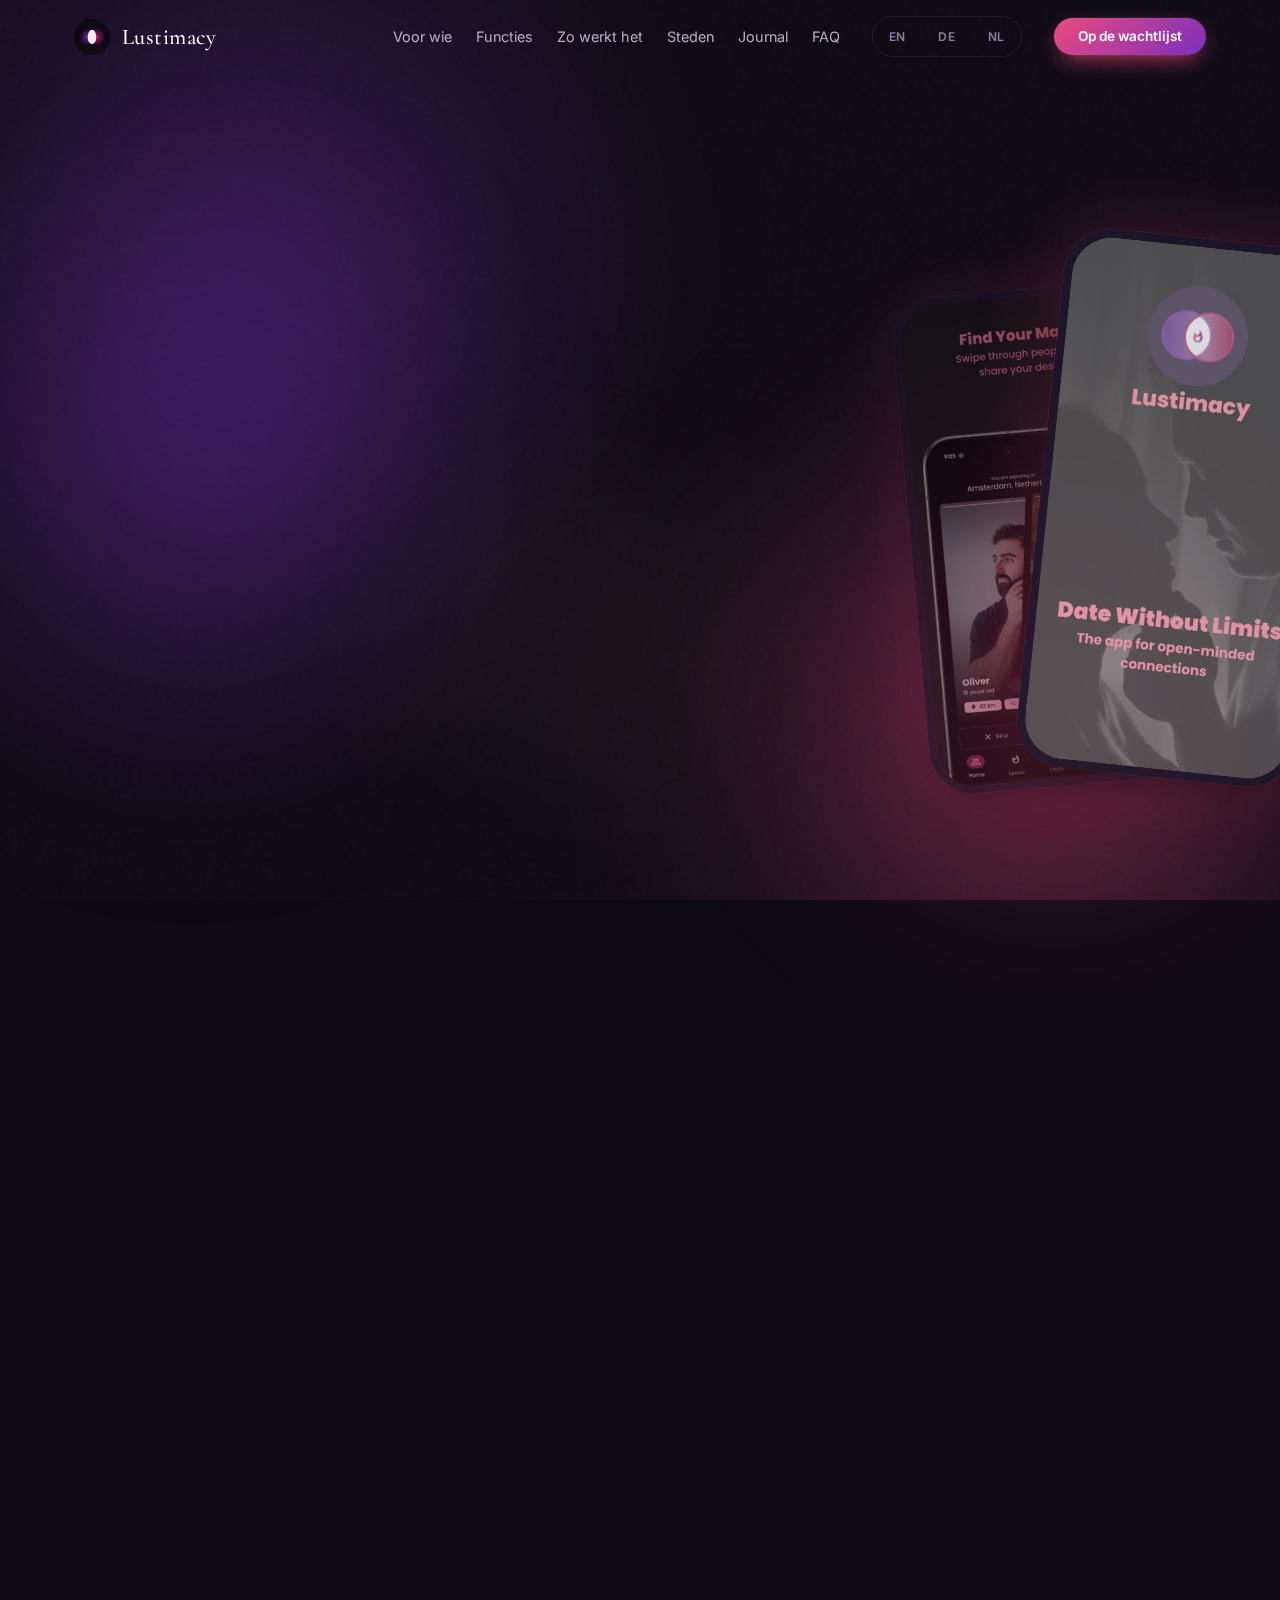
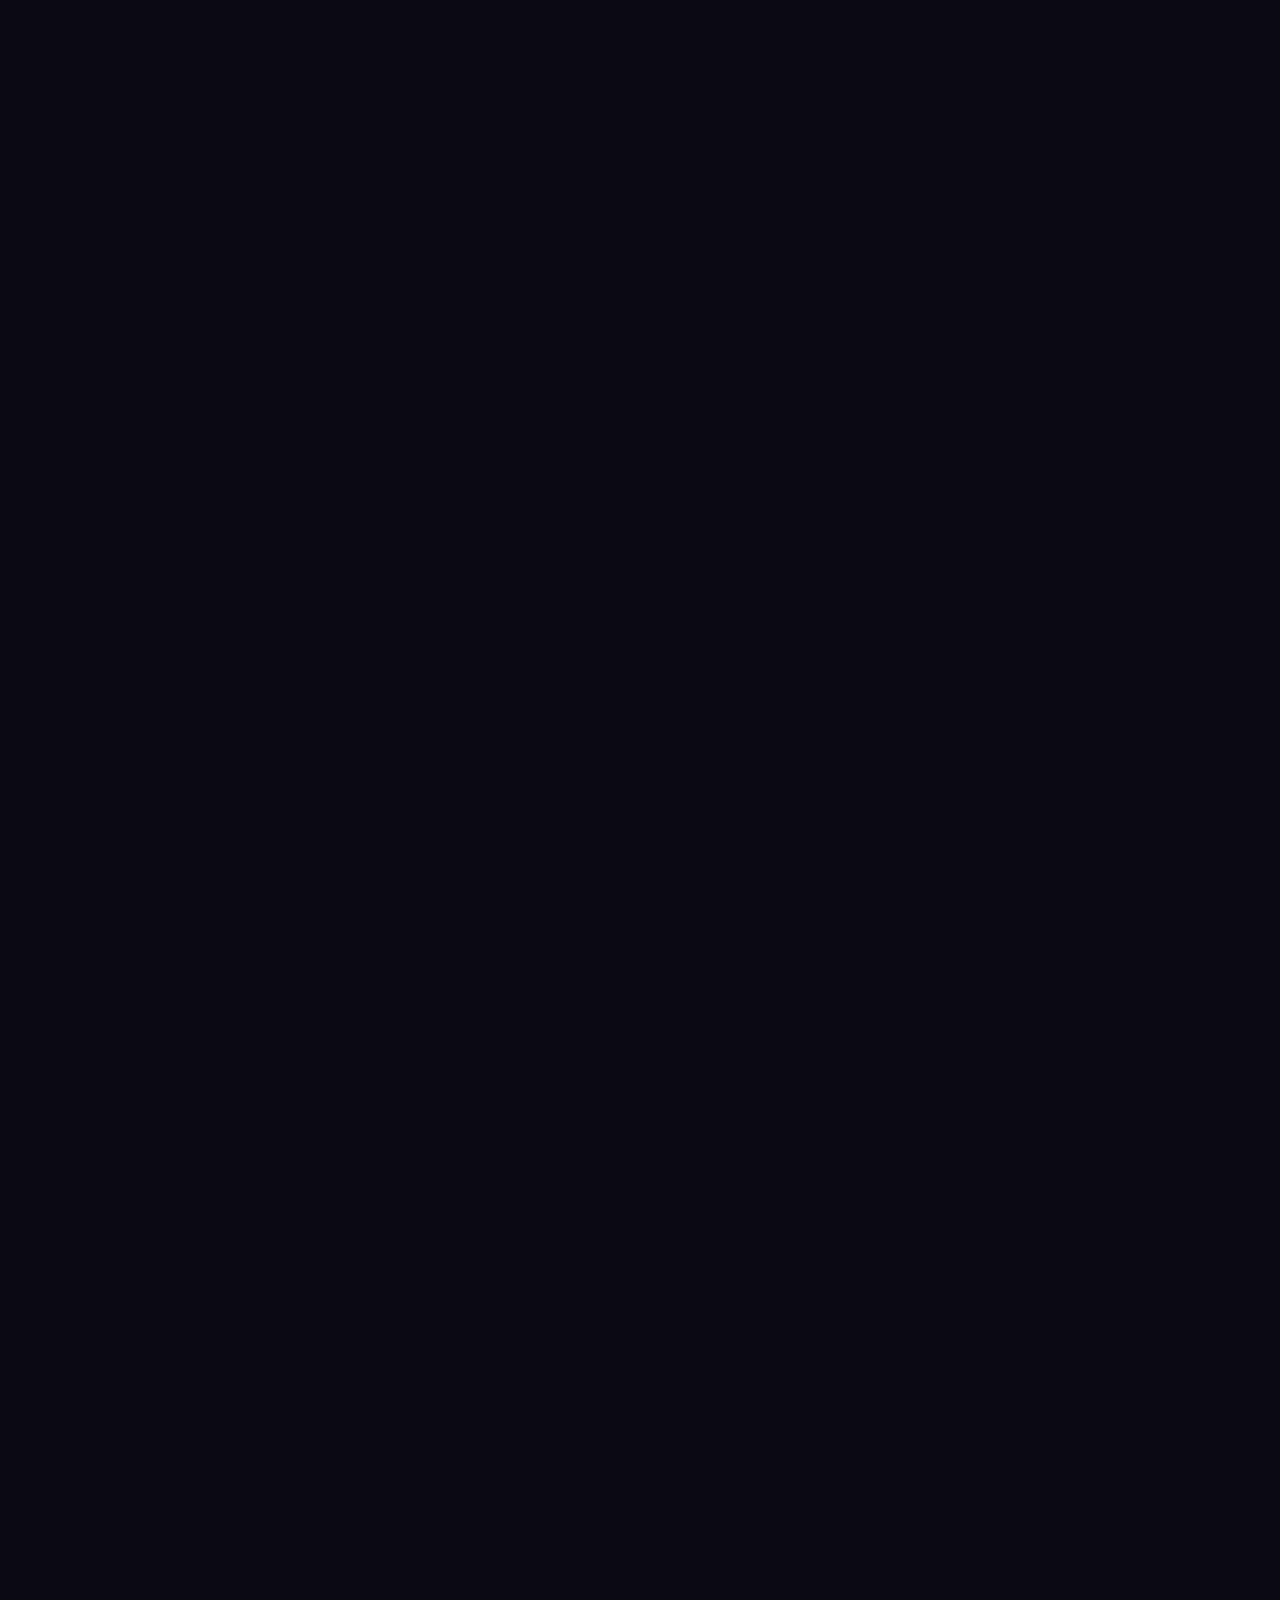
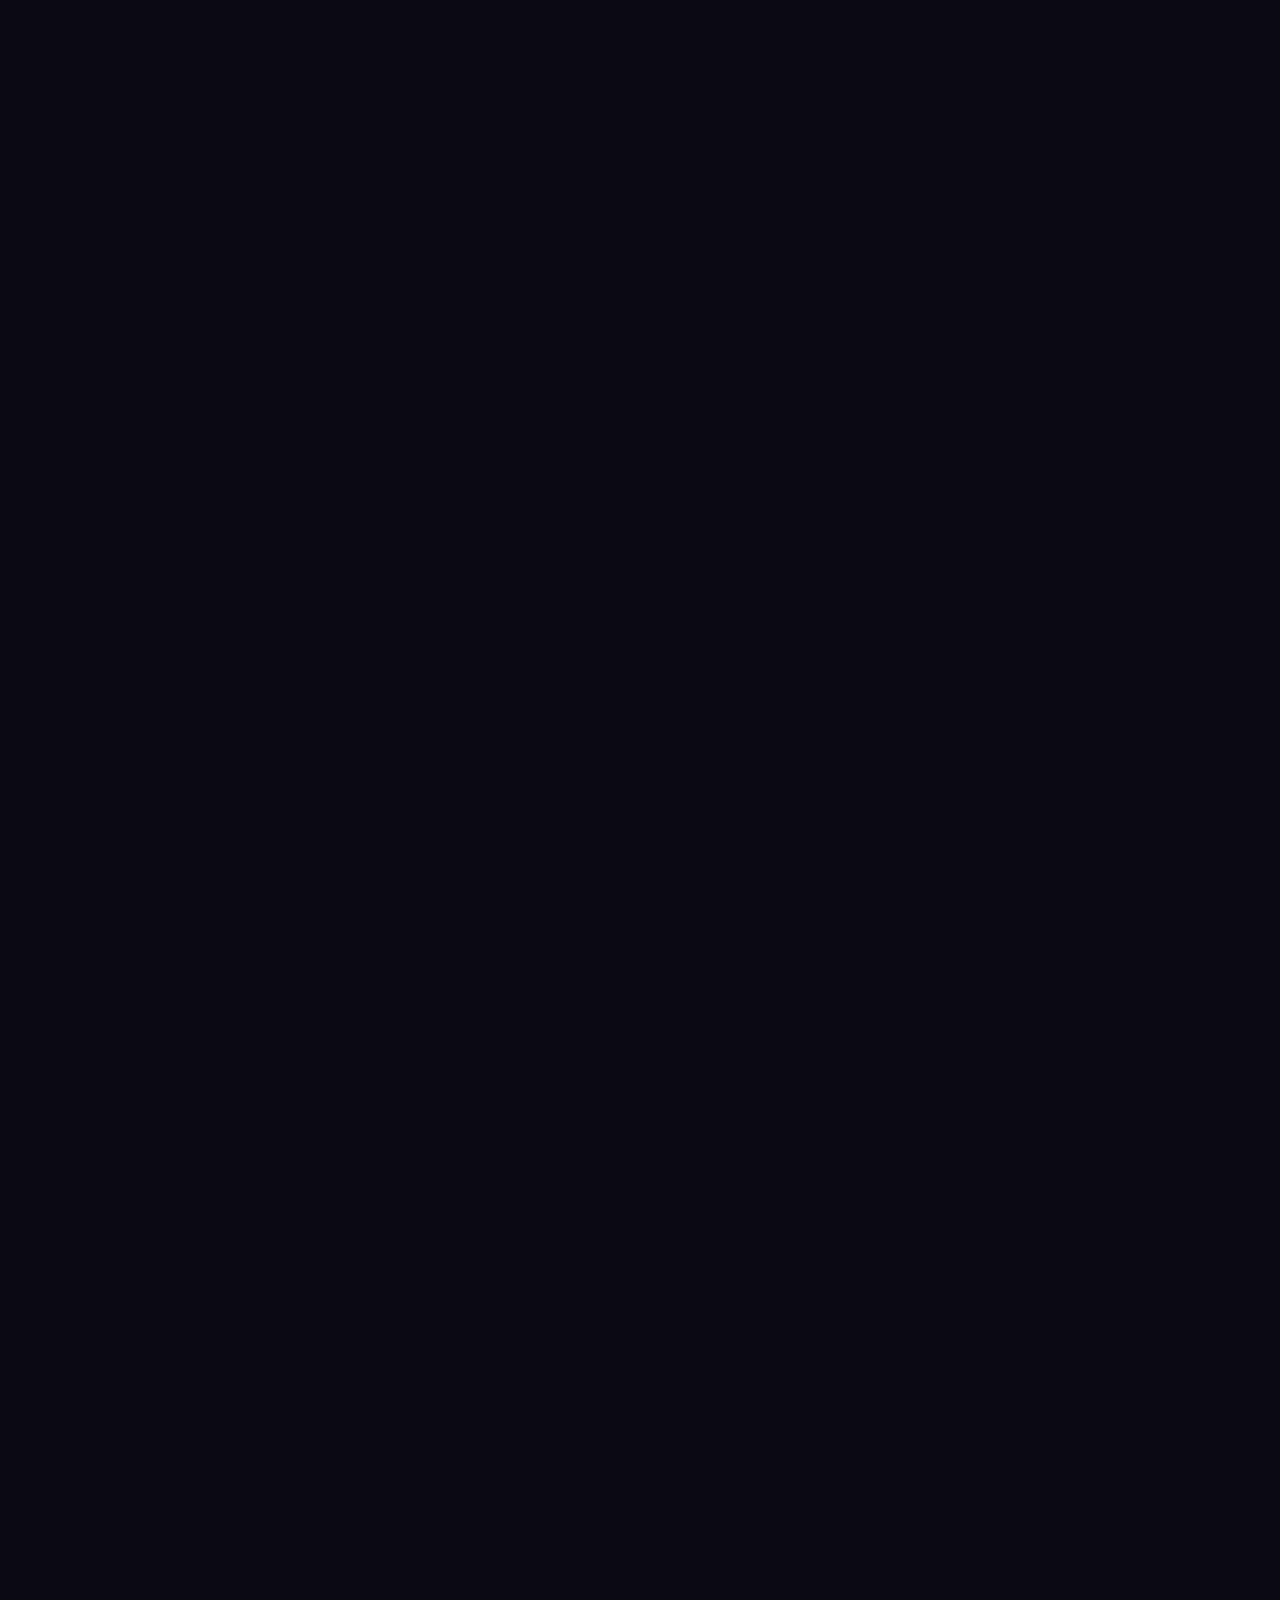
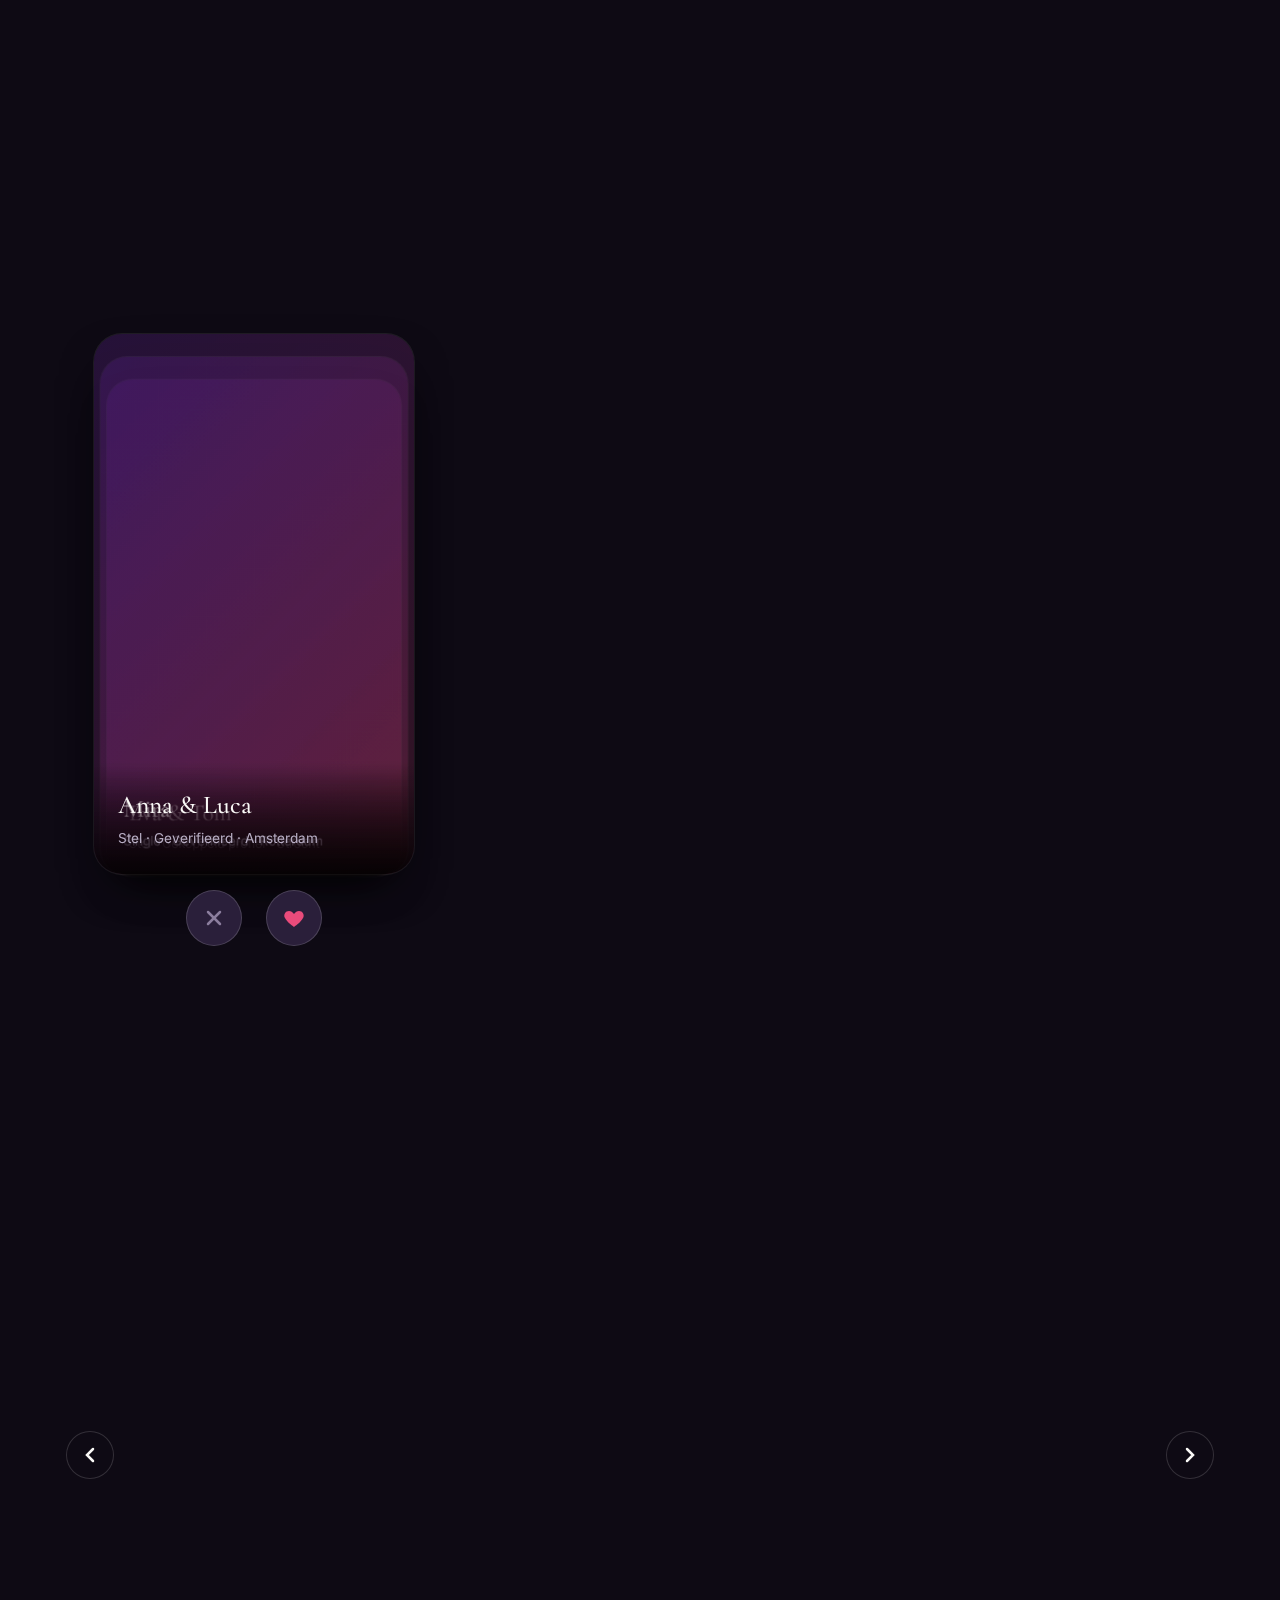
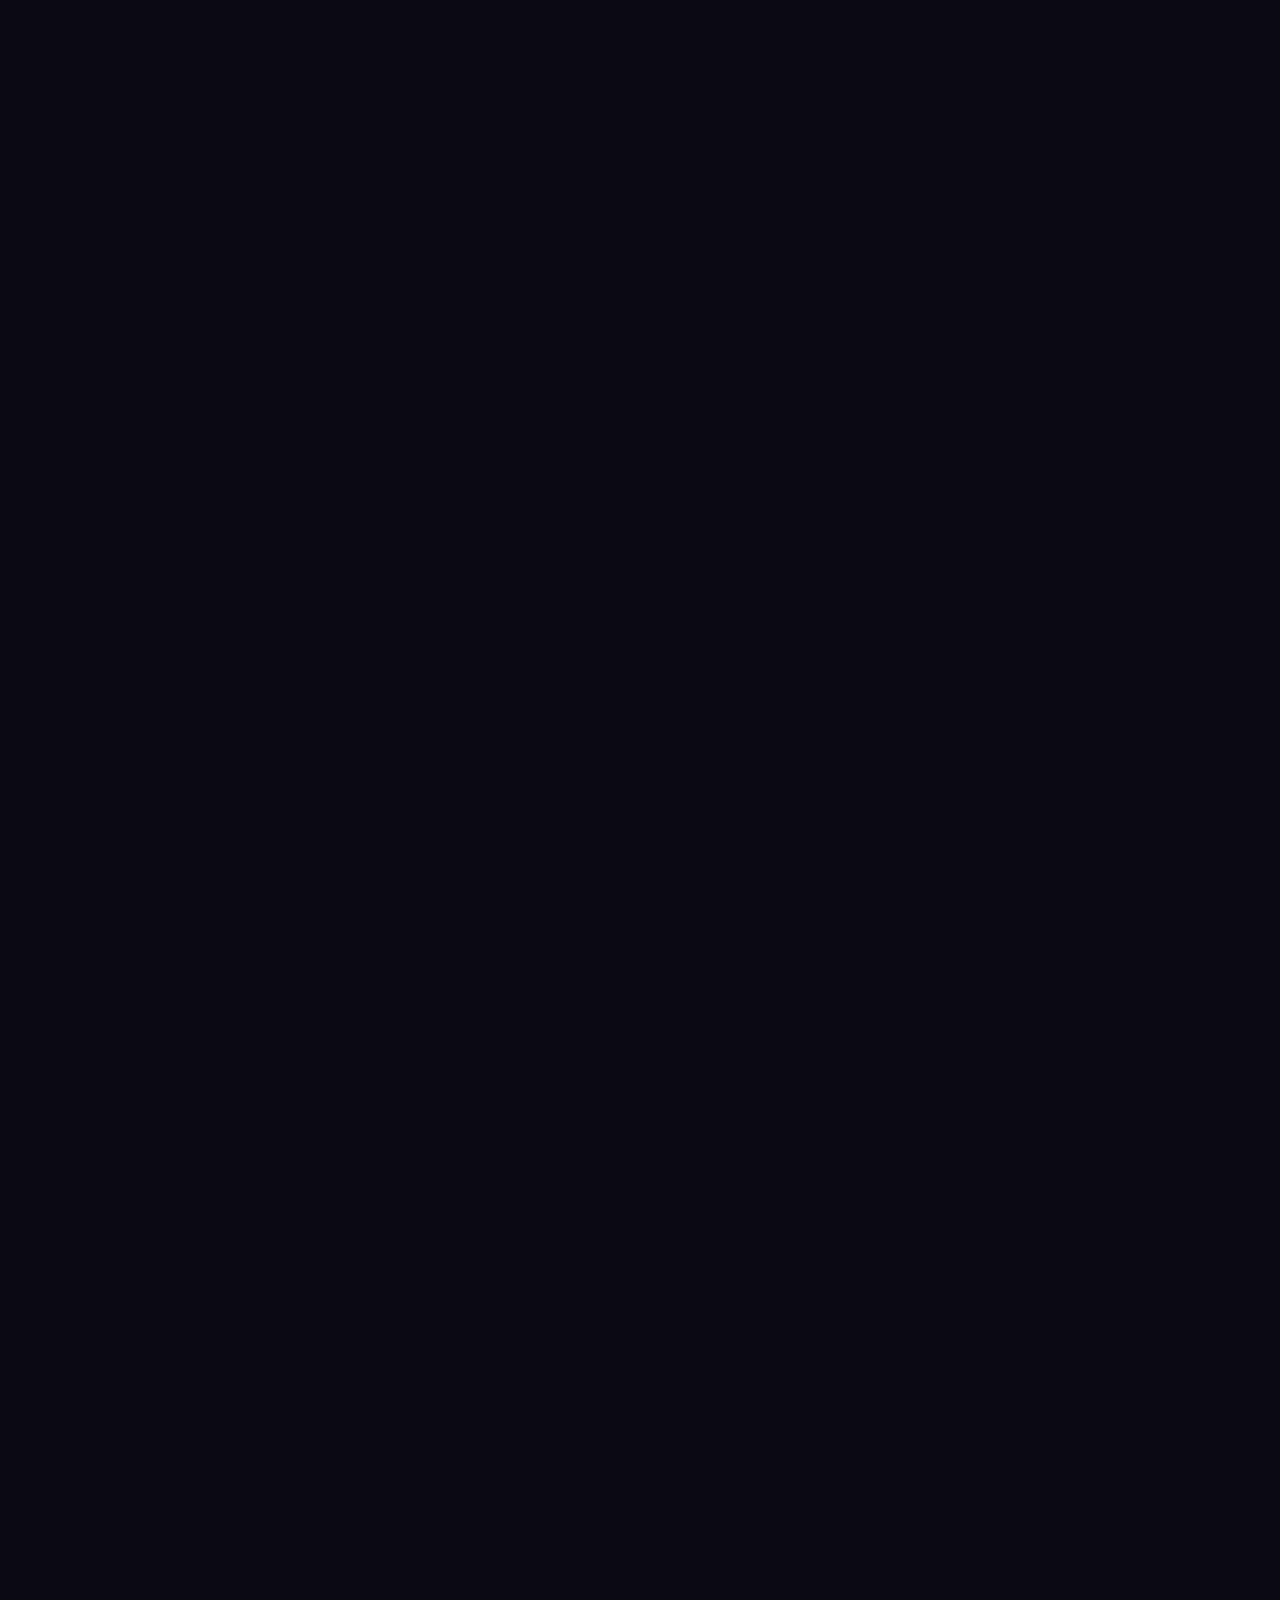
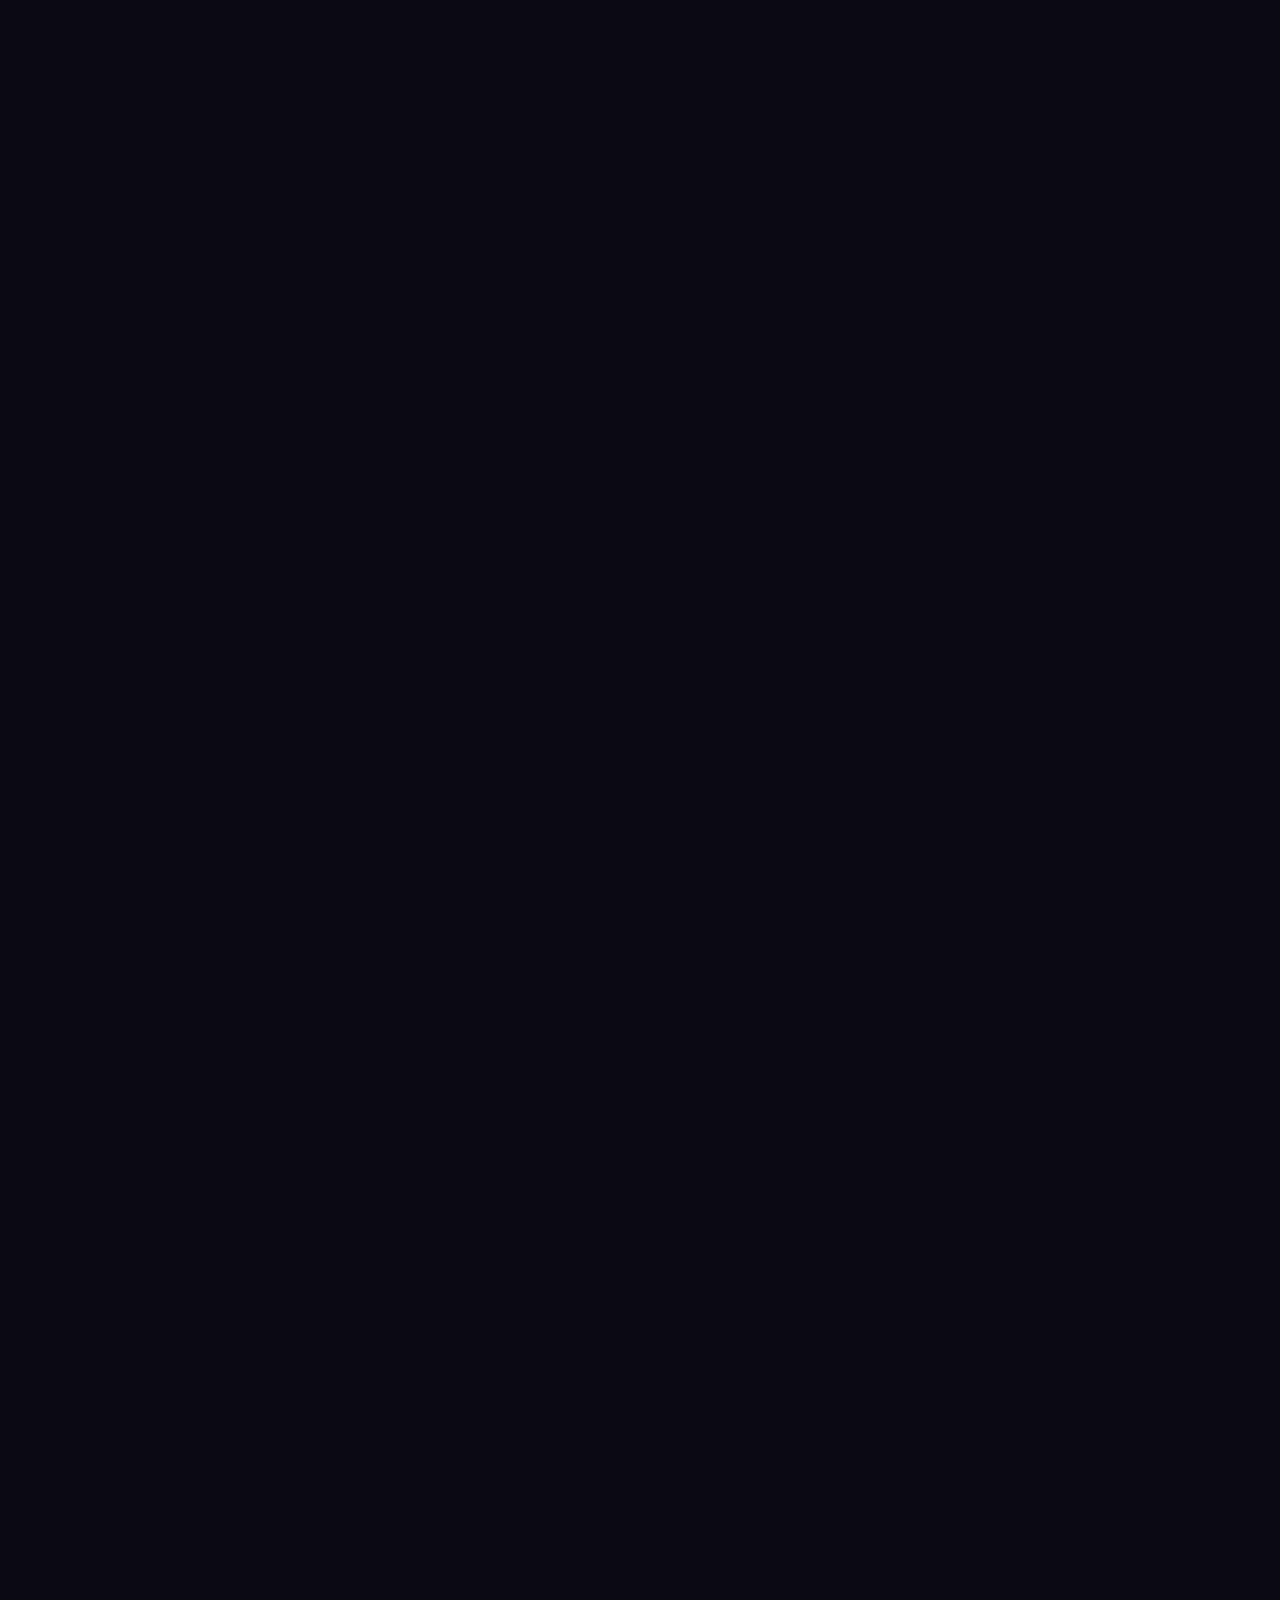
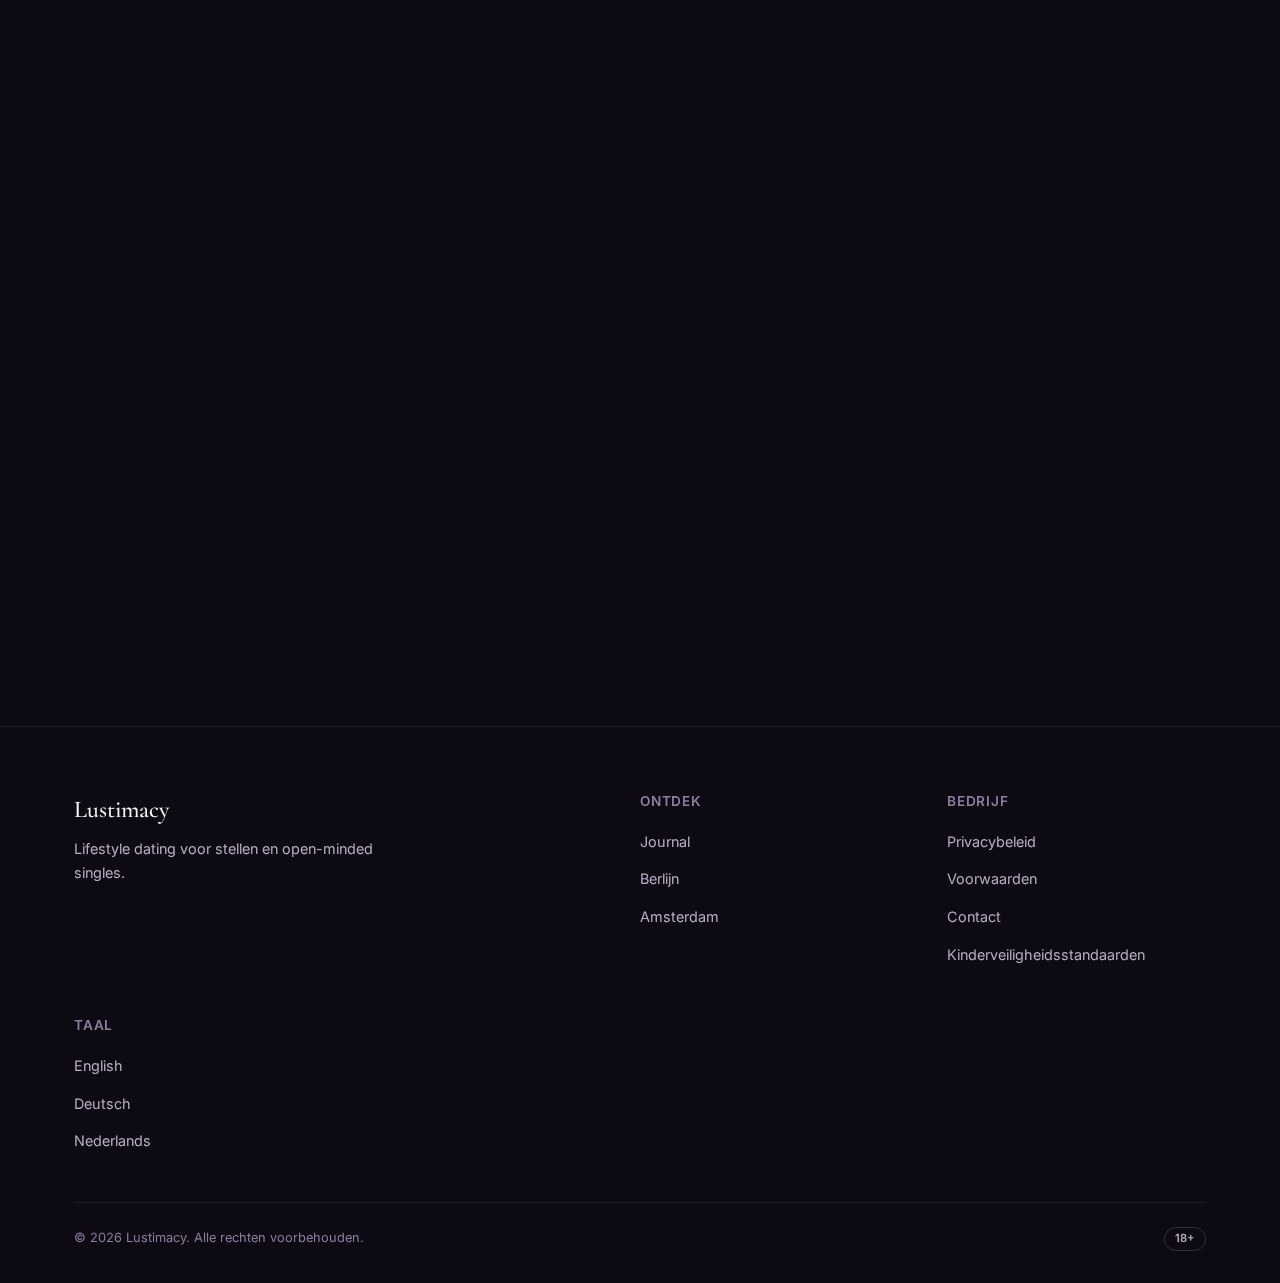
<file: nl/index.html>
<!DOCTYPE html>
<html lang="nl">
<head>
    <meta charset="UTF-8">
    <meta name="viewport" content="width=device-width, initial-scale=1.0, viewport-fit=cover">
    <meta name="theme-color" content="#0E0A14">
    <meta name="color-scheme" content="dark">

    <title>Lustimacy — Lifestyle dating voor stellen &amp; open-minded singles</title>
    <meta name="description" content="De lifestyle dating-app voor stellen en open-minded singles. Gekoppelde stel-profielen, privé foto&#39;s die ontgrendelen bij een match, travel mode. Nu in Nederland — meld je aan voor de wachtlijst.">
    <meta name="keywords" content="lifestyle dating, stellen dating, parenruil app, open-minded singles, ethische niet-monogamie, ENM, stellen-app, swinger Nederland, lifestyle community, parenruil clubs">
    <meta name="robots" content="index, follow, max-image-preview:large">
    <meta name="author" content="Lustimacy">

    <!-- Open Graph -->
    <meta property="og:type" content="website">
    <meta property="og:site_name" content="Lustimacy">
    <meta property="og:locale" content="nl_NL">
    <meta property="og:title" content="Lustimacy — Lifestyle dating voor stellen &amp; open-minded singles">
    <meta property="og:description" content="De lifestyle dating-app voor stellen en open-minded singles. Gekoppelde stel-profielen, privé foto&#39;s die ontgrendelen bij een match, travel mode. Nu in Nederland — meld je aan voor de wachtlijst.">
    <meta property="og:image" content="https://lustimacy.com/assets/og-feature.jpg">
    <meta property="og:image:width" content="1200">
    <meta property="og:image:height" content="630">
    <meta property="og:image:alt" content="Lustimacy — lifestyle dating voor stellen en open-minded singles">

    <!-- Twitter -->
    <meta name="twitter:card" content="summary_large_image">
    <meta name="twitter:title" content="Lustimacy — Lifestyle dating voor stellen &amp; open-minded singles">
    <meta name="twitter:description" content="De lifestyle dating-app voor stellen en open-minded singles. Gekoppelde stel-profielen, privé foto&#39;s die ontgrendelen bij een match, travel mode. Nu in Nederland — meld je aan voor de wachtlijst.">
    <meta name="twitter:image" content="https://lustimacy.com/assets/og-feature.jpg">

    <link rel="canonical" href="https://lustimacy.com/nl/">
    <link rel="alternate" hreflang="en" href="https://lustimacy.com/">
    <link rel="alternate" hreflang="de" href="https://lustimacy.com/de/">
    <link rel="alternate" hreflang="nl" href="https://lustimacy.com/nl/">
    <link rel="alternate" hreflang="x-default" href="https://lustimacy.com/">

    <!-- Performance -->
    <link rel="preconnect" href="https://fonts.googleapis.com">
    <link rel="preconnect" href="https://fonts.gstatic.com" crossorigin>
    <link rel="preload" as="image" href="/assets/images/screenshot-1.jpg" fetchpriority="high">

    <!-- Fonts -->
    <link href="https://fonts.googleapis.com/css2?family=Cormorant+Garamond:ital,wght@0,400;0,500;0,600;1,400;1,500&family=Inter:wght@400;500;600;700;800&display=swap" rel="stylesheet">

    <!-- Icons / manifest -->
    <link rel="icon" type="image/svg+xml" href="/assets/favicon.svg">
    <link rel="apple-touch-icon" href="/assets/apple-touch-icon.png">

    <link rel="stylesheet" href="/css/styles.css?v=20260511b">

    <!-- Analytics: Plausible (privacy-first, no cookies, no banner). -->
    <script async src="https://plausible.io/js/pa-2on1fZ3mC93sqMIrq5Blw.js"></script>
    <script>
      window.plausible=window.plausible||function(){(plausible.q=plausible.q||[]).push(arguments)},plausible.init=plausible.init||function(i){plausible.o=i||{}};
      plausible.init()
    </script>

    <script type="application/ld+json">{"@context":"https://schema.org","@type":"MobileApplication","name":"Lustimacy","operatingSystem":"ANDROID","applicationCategory":"SocialNetworkingApplication","inLanguage":"nl","url":"https://lustimacy.com/nl/","description":"De lifestyle dating-app voor stellen en open-minded singles. Gekoppelde stel-profielen, privé foto's die ontgrendelen bij een match, travel mode. Nu in Nederland — meld je aan voor de wachtlijst.","screenshot":["https://lustimacy.com/assets/images/screenshot-1.jpg","https://lustimacy.com/assets/images/screenshot-2.jpg","https://lustimacy.com/assets/images/screenshot-3.jpg","https://lustimacy.com/assets/images/screenshot-4.jpg","https://lustimacy.com/assets/images/screenshot-5.jpg","https://lustimacy.com/assets/images/screenshot-6.jpg","https://lustimacy.com/assets/images/screenshot-7.jpg","https://lustimacy.com/assets/images/screenshot-8.jpg"],"offers":{"@type":"Offer","price":"0","priceCurrency":"EUR"},"author":{"@type":"Organization","name":"Lustimacy","url":"https://lustimacy.com"}}</script>
    <script type="application/ld+json">{"@context":"https://schema.org","@type":"Organization","name":"Lustimacy","url":"https://lustimacy.com","logo":"https://lustimacy.com/assets/icon-512.png","contactPoint":{"@type":"ContactPoint","contactType":"customer support","email":"info@lustimacy.com"}}</script>
    <script type="application/ld+json">{"@context":"https://schema.org","@type":"FAQPage","mainEntity":[{"@type":"Question","name":"Wanneer lanceert Lustimacy in mijn land?","acceptedAnswer":{"@type":"Answer","text":"We openen op dit moment in Nederland en Duitsland. Andere landen volgen in 2026 in golven — wachtlijst-leden in elk land gaan eerst als we openen. Laat je e-mail achter om bericht te krijgen zodra jouw land live gaat."}},{"@type":"Question","name":"Wat doet Lustimacy concreet voor stellen?","acceptedAnswer":{"@type":"Answer","text":"Je kunt tot 3 partners aan je profiel koppelen — hun foto's verschijnen op het jouwe, zodat matches al voor het eerste bericht zien met wie je bent. Iedere partner heeft een eigen account en swiped uit eigen deck; de verbinding is zichtbaar, niet gedeeld. De eerste app die stellen/polycule-transparantie standaard maakt, niet als tag."}},{"@type":"Question","name":"Hoe werken privé foto's?","acceptedAnswer":{"@type":"Answer","text":"Je upload privé foto's in je profiel. Niet-matches zien alleen een elegant BlurHash-verloop — ze weten dat er meer is, maar de foto blijft van jou. Op het moment van een match wordt deze automatisch voor beide kanten ontgrendeld. Geen goedkeuringsstroom om te beheren."}},{"@type":"Question","name":"Wat is travel mode?","acceptedAnswer":{"@type":"Answer","text":"Stel een bestemmingsstad en terugkeerdatum in. Lustimacy toont je matches in die stad voordat je aankomt en haalt je voor die periode uit je thuisfeed. Perfect voor een lifestyle-weekend in Amsterdam, Berlijn of waar dan ook op de Europese route."}},{"@type":"Question","name":"Is Lustimacy gratis?","acceptedAnswer":{"@type":"Answer","text":"Ja. Aanmelden, swipen, matchen en chatten zijn gratis. Premium (Lustimacy Plus) biedt meer zichtbaarheid en 'wie likete jou' — vergelijkbaar met andere apps. Founding members van de wachtlijst krijgen een levenslang badge en gratis verificatie."}},{"@type":"Question","name":"Hoe wordt mijn privacy beschermd?","acceptedAnswer":{"@type":"Answer","text":"We koppelen nooit aan je social media, verkopen nooit je gegevens en maken je profiel niet doorzoekbaar voor zoekmachines. Verificatiefoto's worden gecontroleerd en daarna verwijderd. Account-verwijderen in twee taps, gegevens binnen 30 dagen volledig weg."}},{"@type":"Question","name":"Wat betekent ENM?","acceptedAnswer":{"@type":"Answer","text":"Ethische niet-monogamie — relaties gebouwd op wederzijds bewustzijn en consent. Inclusief lifestyle, parenruil, polyamorie, open relaties en alles ertussenin. Lustimacy is een thuis voor het hele spectrum."}},{"@type":"Question","name":"Is dit een hookup-app?","acceptedAnswer":{"@type":"Answer","text":"Lustimacy is wat je ervan maakt. Sommigen zijn hier voor een weekend in Cap d'Agde; anderen zoeken een langdurige speelpartner of een derde voor hun relatie. De filters en gedetailleerde profielen laten je het tempo en de vorm vinden die bij jou passen."}}]}</script>
</head>
<body class="loc-nl">
    <a href="#main" class="skip-to-content">Naar de inhoud</a>

    <!-- ==================== Decorative atmosphere ==================== -->
    <div class="atmosphere" aria-hidden="true">
        <div class="atmosphere__glow atmosphere__glow--top"></div>
        <div class="atmosphere__glow atmosphere__glow--bottom"></div>
        <div class="atmosphere__grain"></div>
    </div>

    <!-- ==================== Navigation ==================== -->
    <nav class="nav" id="nav" aria-label="Hoofdnavigatie">
        <div class="container nav__inner">
            <a href="/nl/" class="nav__brand" aria-label="Lustimacy home">
                <svg class="nav__logo" viewBox="0 0 465 465" width="36" height="36" aria-hidden="true">
                    <defs>
                        <radialGradient id="navOrbA" cx="50%" cy="50%" r="50%">
                            <stop offset="0%" stop-color="#C2185B" stop-opacity="0.95"/>
                            <stop offset="100%" stop-color="#3A0F4F" stop-opacity="0.6"/>
                        </radialGradient>
                        <radialGradient id="navOrbB" cx="50%" cy="50%" r="50%">
                            <stop offset="0%" stop-color="#7B2FBE" stop-opacity="0.9"/>
                            <stop offset="100%" stop-color="#1E0B2B" stop-opacity="0.6"/>
                        </radialGradient>
                    </defs>
                    <circle cx="232.5" cy="232.5" r="232.5" fill="#0E0A14"/>
                    <circle cx="181" cy="232" r="106" fill="url(#navOrbB)"/>
                    <circle cx="282" cy="232" r="106" fill="url(#navOrbA)"/>
                    <ellipse cx="232" cy="232" rx="56" ry="92" fill="#FAF9F7" fill-opacity="0.95"/>
                </svg>
                <span class="nav__wordmark">Lustimacy</span>
            </a>

            <button class="nav__toggle" id="navToggle" aria-label="Menu" aria-expanded="false">
                <span></span><span></span><span></span>
            </button>

            <div class="nav__menu" id="navMenu">
                <ul class="nav__links">
                    <li><a href="#personas">Voor wie</a></li>
                    <li><a href="#features">Functies</a></li>
                    <li><a href="#how">Zo werkt het</a></li>
                    <li><a href="#cities">Steden</a></li>
                    <li><a href="/blog/">Journal</a></li>
                    <li><a href="#faq">FAQ</a></li>
                </ul>
                <div class="nav__locales" role="group" aria-label="Taal">
                    <a href="/" class="nav__locale" data-locale="en">EN</a>
                    <a href="/de/" class="nav__locale" data-locale="de">DE</a>
                    <a href="/nl/" class="nav__locale" data-locale="nl">NL</a>
                </div>
                <a href="#waitlist" class="btn btn--primary nav__cta">Op de wachtlijst</a>
            </div>
        </div>
    </nav>

    <main id="main">

    <!-- ==================== Hero ==================== -->
    <section class="hero" id="hero">
        <div class="hero__bg" aria-hidden="true">
            <div class="hero__blurhash hero__blurhash--1"></div>
            <div class="hero__blurhash hero__blurhash--2"></div>
            <div class="hero__blurhash hero__blurhash--3"></div>
        </div>
        <div class="container hero__content">
            <div class="hero__badge reveal">
                <span class="hero__badge-dot"></span>
                <span data-country-text>Nu in Nederland en Duitsland</span>
            </div>
            <h1 class="hero__title reveal">
                <span class="hero__title-line">Een plek voor</span>
                <span class="hero__title-line hero__title-line--accent">de bewust nieuwsgierigen.</span>
                <span class="hero__title-line"></span>
            </h1>
            <p class="hero__lede reveal">Lustimacy is de lifestyle dating-app voor stellen, polycules en open-minded singles. Koppel tot 3 partners aan je profiel. Discreet ontworpen, geverifieerd aan de deur, gebouwd rond wat je écht wilt.</p>

            <form class="waitlist waitlist--hero reveal" id="waitlistHero" novalidate>
                <input type="email" name="email" required autocomplete="email" placeholder="Jouw e-mailadres" class="waitlist__input" aria-label="Jouw e-mailadres">
                <input type="text" name="hp" tabindex="-1" autocomplete="off" class="waitlist__honeypot" aria-hidden="true">
                <button type="submit" class="btn btn--primary waitlist__submit">
                    <span class="waitlist__submit-label">Reserveer mijn plek</span>
                    <svg class="waitlist__submit-icon" width="20" height="20" viewBox="0 0 24 24" fill="none" stroke="currentColor" stroke-width="2.5" stroke-linecap="round" stroke-linejoin="round" aria-hidden="true">
                        <line x1="5" y1="12" x2="19" y2="12"/>
                        <polyline points="12 5 19 12 12 19"/>
                    </svg>
                </button>
                <p class="waitlist__hint">Toegang opent in golven. De eerste 1.000 founding members krijgen een levenslang badge en gratis verificatie.</p>
                <p class="waitlist__error" data-error></p>

                <div class="waitlist__success-panel" data-success-panel hidden>
                    <div class="waitlist__success-head">
                        <svg class="waitlist__success-check" width="22" height="22" viewBox="0 0 24 24" fill="none" stroke="currentColor" stroke-width="2.5" stroke-linecap="round" stroke-linejoin="round" aria-hidden="true"><polyline points="20 6 9 17 4 12"/></svg>
                        <strong>Je staat op de lijst.</strong>
                    </div>
                    <div class="waitlist__position">
                        <span class="waitlist__position-num" data-position>—</span>
                        <span class="waitlist__position-label">jouw plek</span>
                    </div>
                    <p class="waitlist__inbox">We hebben je net een welkomstmail gestuurd vanaf een lustimacy.com-adres. Als hij niet binnen een paar minuten aankomt, check Reclame en Spam.</p>
                    <p class="waitlist__share-label">Deel je link → +10 plekken per vriend</p>
                    <div class="waitlist__share-link" data-share-link>—</div>
                    <div class="waitlist__share-buttons">
                        <button type="button" class="waitlist__share-btn" data-share-btn>Link delen</button>
                        <button type="button" class="waitlist__copy-btn" data-copy-btn data-copy-label="Kopiëren" data-copied-label="Gekopieerd ✓">Kopiëren</button>
                    </div>
                    <a class="waitlist__status-link" data-status-link href="/waitlist-status.html">Mijn volledige positiepagina openen →</a>
                </div>
            </form>

            <ul class="hero__trust reveal">
                <li>
                    <svg width="18" height="18" viewBox="0 0 24 24" fill="none" stroke="currentColor" stroke-width="2" stroke-linecap="round" stroke-linejoin="round" aria-hidden="true"><path d="M12 22s-8-4.5-8-11.5A5.5 5.5 0 0 1 12 5a5.5 5.5 0 0 1 8 5.5C20 17.5 12 22 12 22z"/></svg>
                    <span>Alleen geverifieerde profielen</span>
                </li>
                <li>
                    <svg width="18" height="18" viewBox="0 0 24 24" fill="none" stroke="currentColor" stroke-width="2" stroke-linecap="round" stroke-linejoin="round" aria-hidden="true"><circle cx="12" cy="12" r="10"/><polyline points="9 12 11 14 15 10"/></svg>
                    <span>Tot 3 gekoppelde partners</span>
                </li>
                <li>
                    <svg width="18" height="18" viewBox="0 0 24 24" fill="none" stroke="currentColor" stroke-width="2" stroke-linecap="round" stroke-linejoin="round" aria-hidden="true"><rect x="3" y="11" width="18" height="11" rx="2"/><path d="M7 11V7a5 5 0 0 1 10 0v4"/></svg>
                    <span>Privé foto&#39;s, jouw controle</span>
                </li>
            </ul>
        </div>

        <div class="hero__device" aria-hidden="true">
            <div class="hero__device-frame">
                <img src="/assets/images/screenshot-1.jpg" alt="" width="1080" height="1920" fetchpriority="high">
            </div>
            <div class="hero__device-frame hero__device-frame--rear">
                <img src="/assets/images/screenshot-2.jpg" alt="" width="1080" height="1920" loading="lazy">
            </div>
        </div>
    </section>

    <!-- ==================== Personas ==================== -->
    <section class="personas" id="personas">
        <div class="container">
            <header class="section-head reveal">
                <p class="eyebrow">Gebouwd voor</p>
                <h2 class="section-title">Drie soorten nieuwsgierig</h2>
                <p class="section-lede">Lustimacy is vanaf dag één gebouwd voor de lifestyle community — stellen in de scene, singles die met stellen daten, en volwassenen die ENM op hun eigen tempo verkennen.</p>
            </header>
            <div class="personas__grid">
                <article class="persona reveal">
                    <div class="persona__visual">
                        <img src="/assets/images/marketing/persona-couples.jpg" alt="" width="800" height="600" loading="lazy">
                    </div>
                    <h3>Stellen in de lifestyle</h3>
                    <p>Koppel tot 3 partners aan je profiel zodat matches je relatiestructuur zien voor het eerste bericht. Ieder houdt zijn eigen account en swiped onafhankelijk — de verbinding is zichtbaar, niet gedeeld. Lustimacy is de eerste app die dit standaard eerlijk maakt.</p>
                </article>
                <article class="persona reveal">
                    <div class="persona__visual">
                        <img src="/assets/images/marketing/persona-singles.jpg" alt="" width="800" height="600" loading="lazy">
                    </div>
                    <h3>Open-minded singles</h3>
                    <p>Filter op stellen, singles of allebei. Zie vóór het swipen wie solo is en wie gekoppelde partners heeft. Gedetailleerde profielen tonen lifestyle, dynamiek en sfeer — voordat het eerste woord valt.</p>
                </article>
                <article class="persona reveal">
                    <div class="persona__visual">
                        <img src="/assets/images/marketing/persona-curious.jpg" alt="" width="800" height="600" loading="lazy">
                    </div>
                    <h3>Nieuwsgierig, voorzichtig, respectvol</h3>
                    <p>Nieuw in de scene? Lustimacy is een drukvrije, oordeelvrije ruimte om de taal te leren, vragen te stellen en mensen te ontmoeten die je nemen waar je bent. Geen toeristen, geen creeps, geen haast.</p>
                </article>
            </div>
        </div>
    </section>

    <!-- ==================== Signature Features ==================== -->
    <section class="features" id="features">
        <div class="container">
            <header class="section-head reveal">
                <p class="eyebrow">Kernfuncties</p>
                <h2 class="section-title">Wat Lustimacy anders maakt</h2>
                <p class="section-lede">Vijf dingen die elke andere dating-app verkeerd doet voor de lifestyle. We hebben ze vanaf nul gebouwd.</p>
            </header>
            <div class="features__grid">
                <article class="feature feature--wide reveal">
                    <div class="feature__visual feature__visual--couple">
                        <div class="feature__couple-card feature__couple-card--solo">
                            <div class="feature__couple-avatar"></div>
                            <span>Profiel zonder gekoppelde partners</span>
                        </div>
                        <div class="feature__couple-arrow">
                            <svg width="40" height="40" viewBox="0 0 24 24" fill="none" stroke="currentColor" stroke-width="2" stroke-linecap="round"><polyline points="9 18 15 12 9 6"/></svg>
                        </div>
                        <div class="feature__couple-card feature__couple-card--linked">
                            <div class="feature__couple-avatar"></div>
                            <div class="feature__couple-avatar feature__couple-avatar--two"></div>
                            <span>Profiel met gekoppelde partners</span>
                        </div>
                    </div>
                    <div class="feature__body">
                        <h3>Gekoppelde partnerprofielen</h3>
                        <p>Koppel tot 3 partners aan je profiel. Hun foto&#39;s verschijnen op het jouwe, zodat matches zien met wie je al bent — voor het eerste bericht. Iedere partner heeft een eigen login en swiped uit eigen deck — de relatie is zichtbaar, niet gedeeld.</p>
                    </div>
                </article>

                <article class="feature reveal">
                    <div class="feature__visual feature__visual--mode">
                        <div class="feature__toggle">
                            <span class="feature__toggle-label">Niet geverifieerd</span>
                            <span class="feature__toggle-track"><span class="feature__toggle-thumb"></span></span>
                            <span class="feature__toggle-label feature__toggle-label--active">Geverifieerd</span>
                        </div>
                    </div>
                    <div class="feature__body">
                        <h3>Echte verificatie</h3>
                        <p>Elke founding member wordt persoonlijk door ons geverifieerd — selfie tegen profielfoto, handmatig gecontroleerd. Verificatie is gratis voor founding members. Geen AI-blackbox, geen vinkje. Alleen-geverifieerd-filteren is één tap weg.</p>
                    </div>
                </article>

                <article class="feature feature--accent reveal">
                    <div class="feature__visual feature__visual--blurhash">
                        <div class="bh bh--1"></div>
                        <div class="bh bh--2"></div>
                        <div class="bh bh--3 bh--unlocked">
                            <svg width="32" height="32" viewBox="0 0 24 24" fill="none" stroke="currentColor" stroke-width="2" stroke-linecap="round" stroke-linejoin="round"><rect x="3" y="11" width="18" height="11" rx="2"/><path d="M7 11V5a5 5 0 0 1 10 0"/></svg>
                        </div>
                    </div>
                    <div class="feature__body">
                        <h3>Privé foto&#39;s, vrij bij een match</h3>
                        <p>Upload de foto&#39;s die je alleen aan een echte connectie wilt tonen. Niet-matches zien een stijlvol BlurHash-verloop — ze weten dat er meer is, maar de foto blijft van jou. Op het moment van een match: automatisch ontgrendeld. Geen extra goedkeuringsstroom.</p>
                    </div>
                </article>

                <article class="feature reveal">
                    <div class="feature__visual feature__visual--travel">
                        <svg viewBox="0 0 200 140" width="100%" height="100%" aria-hidden="true">
                            <defs>
                                <linearGradient id="travelArc" x1="0" y1="0" x2="1" y2="0">
                                    <stop offset="0" stop-color="#7B2FBE"/>
                                    <stop offset="1" stop-color="#E94B7B"/>
                                </linearGradient>
                            </defs>
                            <path d="M30 100 Q 100 20 170 100" stroke="url(#travelArc)" stroke-width="2.5" fill="none" stroke-dasharray="4 4"/>
                            <circle cx="30" cy="100" r="6" fill="#7B2FBE"/>
                            <circle cx="170" cy="100" r="6" fill="#E94B7B"/>
                            <text x="30" y="125" text-anchor="middle" fill="#FAF9F7" font-size="10" font-family="Inter, sans-serif">Berlin</text>
                            <text x="170" y="125" text-anchor="middle" fill="#FAF9F7" font-size="10" font-family="Inter, sans-serif">Amsterdam</text>
                            <g transform="translate(95, 35)">
                                <path d="M10 0 L20 18 L10 14 L0 18 Z" fill="#F3D16E"/>
                            </g>
                        </svg>
                    </div>
                    <div class="feature__body">
                        <h3>Travel mode</h3>
                        <p>Op weg naar Amsterdam voor het weekend? Bezoek aan een lifestyle-club op de Cap d&#39;Agde-route? Stel een bestemming en terugkeerdatum in — match met locals voordat je aankomt. Uit je thuis-feed verdwijn je automatisch.</p>
                    </div>
                </article>

                <article class="feature reveal">
                    <div class="feature__visual feature__visual--filters">
                        <div class="chip chip--active">Stellen</div>
                        <div class="chip">Singles</div>
                        <div class="chip chip--active">Gekoppelde partners</div>
                        <div class="chip">Solo profielen</div>
                        <div class="chip chip--active">Alleen geverifieerd</div>
                        <div class="chip">≤ 50 km</div>
                    </div>
                    <div class="feature__body">
                        <h3>Filters die echt filteren</h3>
                        <p>Stellen, singles of allebei? Gekoppelde partners of solo? Lichaamstype, lifestyle, dynamiek, afstand, leeftijd. Elke filter die we bouwden gebruiken we zelf.</p>
                    </div>
                </article>
            </div>
        </div>
    </section>

    <!-- ==================== How It Works ==================== -->
    <section class="how" id="how">
        <div class="container">
            <header class="section-head reveal">
                <p class="eyebrow">Zo werkt het</p>
                <h2 class="section-title">Van aanmelden tot eerste chat</h2>
                <p class="section-lede">Vier stappen. Geen vulwerk, geen vragenlijsten, geen algoritme-magie.</p>
            </header>
            <ol class="how__steps">
                <li class="how__step reveal">
                    <span class="how__step-number">01</span>
                    <h3>Reserveer je plek</h3>
                    <p>Laat je e-mailadres achter. We mailen je zodra jouw land opengaat — en je behoudt je founding-member-status voor altijd.</p>
                </li>
                <li class="how__step reveal">
                    <span class="how__step-number">02</span>
                    <h3>Een profiel dat het zegt</h3>
                    <p>Wie ben je, met wie ben je, waar sta je voor open. Koppel tot 3 partners aan je profiel; solos krijgen de volledige filterset.</p>
                </li>
                <li class="how__step reveal">
                    <span class="how__step-number">03</span>
                    <h3>Verifiëren in 30 seconden</h3>
                    <p>Een eenvoudige selfie-check. Geverifieerde profielen krijgen een badge en meer bereik. Alleen-geverifieerd-filteren is één tap weg.</p>
                </li>
                <li class="how__step reveal">
                    <span class="how__step-number">04</span>
                    <h3>Match en ontmoet</h3>
                    <p>Als het wederzijds is, opent de chat. Privé foto&#39;s ontgrendelen automatisch. De rest doe je zelf.</p>
                </li>
            </ol>
        </div>
    </section>

    <!-- ==================== Card Stack Demo ==================== -->
    <section class="demo" id="demo">
        <div class="container demo__container">
            <header class="section-head reveal">
                <p class="eyebrow">Voel het ritme</p>
                <h2 class="section-title">Hoe een swipe voelt</h2>
                <p class="section-lede">Een echte Lustimacy-feed is gefilterd, geverifieerd en gecureerd. Dit is een voorproefje — sleep een kaart of gebruik de knoppen.</p>
            </header>
            <div class="demo__split">
                <div class="demo__stage" aria-label="Profielvoorbeeld, voorbeeldkaart">
                    <div class="card-stack" id="cardStack">
                        <div class="card-stack__card" data-card="0">
                            <div class="card-stack__photo">
                                <img src="/assets/images/marketing/card-1.jpg" alt="" width="800" height="1200" loading="lazy">
                            </div>
                            <div class="card-stack__caption">
                                <strong>Anna &amp; Luca</strong><span>Stel · Geverifieerd · Amsterdam</span>
                            </div>
                        </div>
                        <div class="card-stack__card" data-card="1">
                            <div class="card-stack__photo">
                                <img src="/assets/images/marketing/card-2.jpg" alt="" width="800" height="1200" loading="lazy">
                            </div>
                            <div class="card-stack__caption">
                                <strong>Mira</strong><span>Single · Geverifieerd · Rotterdam</span>
                            </div>
                        </div>
                        <div class="card-stack__card" data-card="2">
                            <div class="card-stack__photo">
                                <img src="/assets/images/marketing/card-3.jpg" alt="" width="800" height="1200" loading="lazy">
                            </div>
                            <div class="card-stack__caption">
                                <strong>Eva &amp; Tom</strong><span>Stel · Gekoppeld profiel · Utrecht</span>
                            </div>
                        </div>
                        <div class="card-stack__card" data-card="3">
                            <div class="card-stack__photo">
                                <img src="/assets/images/marketing/card-4.jpg" alt="" width="800" height="1200" loading="lazy">
                            </div>
                            <div class="card-stack__caption">
                                <strong>Sky &amp; Riley</strong><span>Stel · Geverifieerd · Den Haag</span>
                            </div>
                        </div>
                        <div class="card-stack__card" data-card="4">
                            <div class="card-stack__photo">
                                <img src="/assets/images/marketing/card-5.jpg" alt="" width="800" height="1200" loading="lazy">
                            </div>
                            <div class="card-stack__caption">
                                <strong>Naima</strong><span>Single · Geverifieerd · Eindhoven</span>
                            </div>
                        </div>
                        <div class="card-stack__card" data-card="5">
                            <div class="card-stack__photo">
                                <img src="/assets/images/marketing/card-6.jpg" alt="" width="800" height="1200" loading="lazy">
                            </div>
                            <div class="card-stack__caption">
                                <strong>Noah &amp; Liv</strong><span>Stel · Geverifieerd · Groningen</span>
                            </div>
                        </div>
                        <div class="card-stack__card" data-card="6">
                            <div class="card-stack__photo">
                                <img src="/assets/images/marketing/card-7.jpg" alt="" width="800" height="1200" loading="lazy">
                            </div>
                            <div class="card-stack__caption">
                                <strong>Felix</strong><span>Single · Geverifieerd · Antwerpen</span>
                            </div>
                        </div>
                        <div class="card-stack__card" data-card="7">
                            <div class="card-stack__photo">
                                <img src="/assets/images/marketing/card-8.jpg" alt="" width="800" height="1200" loading="lazy">
                            </div>
                            <div class="card-stack__caption">
                                <strong>Priya</strong><span>Single · Geverifieerd · Tilburg</span>
                            </div>
                        </div>
                        <div class="card-stack__card" data-card="8">
                            <div class="card-stack__photo">
                                <img src="/assets/images/marketing/card-9.jpg" alt="" width="800" height="1200" loading="lazy">
                            </div>
                            <div class="card-stack__caption">
                                <strong>Mateo &amp; Sara</strong><span>Stel · Gekoppeld profiel · Maastricht</span>
                            </div>
                        </div>
                        <div class="card-stack__card" data-card="9">
                            <div class="card-stack__photo">
                                <img src="/assets/images/marketing/card-10.jpg" alt="" width="800" height="1200" loading="lazy">
                            </div>
                            <div class="card-stack__caption">
                                <strong>Yuki</strong><span>Single · Geverifieerd · Nijmegen</span>
                            </div>
                        </div>
                    </div>
                    <div class="card-stack__controls">
                        <button class="card-stack__btn card-stack__btn--pass" data-action="pass" aria-label="Overslaan">
                            <svg width="24" height="24" viewBox="0 0 24 24" fill="none" stroke="currentColor" stroke-width="2.5" stroke-linecap="round"><line x1="6" y1="6" x2="18" y2="18"/><line x1="18" y1="6" x2="6" y2="18"/></svg>
                        </button>
                        <button class="card-stack__btn card-stack__btn--like" data-action="like" aria-label="Like">
                            <svg width="24" height="24" viewBox="0 0 24 24" fill="currentColor"><path d="M12 21s-7-4.5-9.3-9.4C1.4 8.7 3.4 5 7 5c2 0 3.5 1 5 3 1.5-2 3-3 5-3 3.6 0 5.6 3.7 4.3 6.6C19 16.5 12 21 12 21z"/></svg>
                        </button>
                    </div>
                </div>
                <div class="demo__copy reveal">
                    <ul class="demo__beats">
                        <li><strong>Rechts is ja.</strong><span>Wederzijdse likes openen een chat — zoals je verwacht, geen verrassingen.</span></li>
                        <li><strong>Gekoppelde partners zichtbaar.</strong><span>Elk profiel toont gekoppelde partners op de kaart — stellen, triades, polycules, allemaal direct zichtbaar.</span></li>
                        <li><strong>Privé foto&#39;s gaan direct open.</strong><span>De wazige panelen worden de echte foto op het moment van de match.</span></li>
                    </ul>
                </div>
            </div>
        </div>
    </section>

    <!-- ==================== Screenshots ==================== -->
    <section class="screens" id="screens">
        <div class="container">
            <header class="section-head reveal">
                <p class="eyebrow">In de app</p>
                <h2 class="section-title">Gebouwd voor volwassenen</h2>
            </header>
            <div class="screens__viewport">
                <button class="screens__nav screens__nav--prev" aria-label="Vorige">
                    <svg width="24" height="24" viewBox="0 0 24 24" fill="none" stroke="currentColor" stroke-width="2.5" stroke-linecap="round"><polyline points="15 18 9 12 15 6"/></svg>
                </button>
                <div class="screens__rail" id="screensRail">
                    <figure class="screens__item reveal"><img src="/assets/images/screenshot-1.jpg" alt="Lustimacy home-feed met profielen die gekoppelde partners tonen, en singles" width="1080" height="1920" loading="lazy"></figure>
                    <figure class="screens__item reveal"><img src="/assets/images/screenshot-2.jpg" alt="Profieldetail met verificatie-badge, lifestyle-voorkeuren en oriëntatie" width="1080" height="1920" loading="lazy"></figure>
                    <figure class="screens__item reveal"><img src="/assets/images/screenshot-3.jpg" alt="Partner-koppelscherm — nodig tot 3 partners uit voor je profiel" width="1080" height="1920" loading="lazy"></figure>
                    <figure class="screens__item reveal"><img src="/assets/images/screenshot-4.jpg" alt="Privé fotogalerij met BlurHash-placeholders, ontgrendeld bij match" width="1080" height="1920" loading="lazy"></figure>
                    <figure class="screens__item reveal"><img src="/assets/images/screenshot-5.jpg" alt="Zoekfilters — stellen, singles, gekoppelde partners, lichaam, afstand" width="1080" height="1920" loading="lazy"></figure>
                    <figure class="screens__item reveal"><img src="/assets/images/screenshot-6.jpg" alt="Match-modal — partner met koppel-indicator, chat opent" width="1080" height="1920" loading="lazy"></figure>
                    <figure class="screens__item reveal"><img src="/assets/images/screenshot-7.jpg" alt="Travel mode setup — bestemmingsstad en terugkeerdatum" width="1080" height="1920" loading="lazy"></figure>
                    <figure class="screens__item reveal"><img src="/assets/images/screenshot-8.jpg" alt="In-app chat met een geverifieerde Lustimacy-match" width="1080" height="1920" loading="lazy"></figure>
                </div>
                <button class="screens__nav screens__nav--next" aria-label="Volgende">
                    <svg width="24" height="24" viewBox="0 0 24 24" fill="none" stroke="currentColor" stroke-width="2.5" stroke-linecap="round"><polyline points="9 18 15 12 9 6"/></svg>
                </button>
            </div>
        </div>
    </section>

    <!-- ==================== Cities (geographic SEO) ==================== -->
    <section class="cities" id="cities">
        <div class="container">
            <header class="section-head reveal">
                <p class="eyebrow">We beginnen hier</p>
                <h2 class="section-title">Nederland en Duitsland eerst</h2>
                <p class="section-lede">Twee landen met de meest open en gevestigde lifestyle-scene van Europa. We gaan diep voor we breed gaan — elke founding member vormt de community voordat de poorten elders opengaan.</p>
            </header>
            <div class="cities__grid">
                <div class="cities__col reveal">
                    <h3><span class="cities__flag" aria-hidden="true">🇩🇪</span>Duitsland</h3>
                    <ul class="cities__list">
                        <li>Berlijn</li>
                        <li>Hamburg</li>
                        <li>München</li>
                        <li>Keulen</li>
                        <li>Frankfurt am Main</li>
                        <li>Stuttgart, Düsseldorf &amp; verder</li>
                    </ul>
                    <a href="/city/berlin/" class="link-arrow" style="margin-top:14px;display:inline-flex;">Lustimacy in Berlijn
                        <svg width="16" height="16" viewBox="0 0 24 24" fill="none" stroke="currentColor" stroke-width="2.5" stroke-linecap="round" style="margin-left:6px;"><line x1="5" y1="12" x2="19" y2="12"/><polyline points="12 5 19 12 12 19"/></svg>
                    </a>
                </div>
                <div class="cities__col reveal">
                    <h3><span class="cities__flag" aria-hidden="true">🇳🇱</span>Nederland</h3>
                    <ul class="cities__list">
                        <li>Amsterdam</li>
                        <li>Rotterdam</li>
                        <li>Den Haag</li>
                        <li>Utrecht</li>
                        <li>Eindhoven</li>
                        <li>Groningen, Maastricht &amp; verder</li>
                    </ul>
                    <a href="/city/amsterdam/" class="link-arrow" style="margin-top:14px;display:inline-flex;">Lustimacy in Amsterdam
                        <svg width="16" height="16" viewBox="0 0 24 24" fill="none" stroke="currentColor" stroke-width="2.5" stroke-linecap="round" style="margin-left:6px;"><line x1="5" y1="12" x2="19" y2="12"/><polyline points="12 5 19 12 12 19"/></svg>
                    </a>
                </div>
                <div class="cities__col cities__col--note reveal">
                    <h3>Overal anders</h3>
                    <p>Buiten Nederland of Duitsland? Laat je e-mail achter — we openen nieuwe landen op basis van vraag, en wachtlijst-leden in jouw land gaan eerst als we openen.</p>
                    <a href="#waitlist" class="link-arrow">Op de wachtlijst
                        <svg width="16" height="16" viewBox="0 0 24 24" fill="none" stroke="currentColor" stroke-width="2.5" stroke-linecap="round"><line x1="5" y1="12" x2="19" y2="12"/><polyline points="12 5 19 12 12 19"/></svg>
                    </a>
                </div>
            </div>
        </div>
    </section>

    <!-- ==================== Trust ==================== -->
    <section class="trust" id="trust">
        <div class="container">
            <header class="section-head reveal">
                <p class="eyebrow">Vertrouwen &amp; veiligheid</p>
                <h2 class="section-title">Gebouwd op consent, geverifieerd aan de deur</h2>
            </header>
            <div class="trust__grid">
                <article class="trust__card reveal">
                    <div class="trust__icon" aria-hidden="true">
                        <svg width="28" height="28" viewBox="0 0 24 24" fill="none" stroke="currentColor" stroke-width="2" stroke-linecap="round" stroke-linejoin="round"><path d="M12 22s8-4 8-10V5l-8-3-8 3v7c0 6 8 10 8 10z"/><polyline points="9 12 11 14 15 10"/></svg>
                    </div>
                    <h3>Alleen echte mensen</h3>
                    <p>Elk lid voltooit een selfie-verificatie voordat hij of zij volledig kan matchen. Alleen-geverifieerd-filter is één tap. Fakes verdwijnen binnen uren, niet dagen.</p>
                </article>
                <article class="trust__card reveal">
                    <div class="trust__icon" aria-hidden="true">
                        <svg width="28" height="28" viewBox="0 0 24 24" fill="none" stroke="currentColor" stroke-width="2" stroke-linecap="round" stroke-linejoin="round"><rect x="3" y="11" width="18" height="11" rx="2"/><path d="M7 11V7a5 5 0 0 1 10 0v4"/></svg>
                    </div>
                    <h3>Discreet van nature</h3>
                    <p>Geen koppeling met social media. Geen openbare profielpagina&#39;s. Je account verschijnt niet in Google. Jij bepaalt wat zichtbaar is en voor wie.</p>
                </article>
                <article class="trust__card reveal">
                    <div class="trust__icon" aria-hidden="true">
                        <svg width="28" height="28" viewBox="0 0 24 24" fill="none" stroke="currentColor" stroke-width="2" stroke-linecap="round" stroke-linejoin="round"><circle cx="12" cy="12" r="10"/><line x1="12" y1="8" x2="12" y2="12"/><line x1="12" y1="16" x2="12.01" y2="16"/></svg>
                    </div>
                    <h3>Consent, altijd</h3>
                    <p>Grenzen horen op elk profiel en we maken het makkelijk ze te zetten. Blokkeer-, mute- en rapport-tools zijn één tap. Elk rapport leest een mens.</p>
                </article>
                <article class="trust__card reveal">
                    <div class="trust__icon" aria-hidden="true">
                        <svg width="28" height="28" viewBox="0 0 24 24" fill="none" stroke="currentColor" stroke-width="2" stroke-linecap="round" stroke-linejoin="round"><path d="M21 15a2 2 0 0 1-2 2H7l-4 4V5a2 2 0 0 1 2-2h14a2 2 0 0 1 2 2z"/></svg>
                    </div>
                    <h3>Echte support</h3>
                    <p>Bereik een echt mens via info@lustimacy.com. We antwoorden in uren op Europese werkdagen, niet in weken.</p>
                </article>
            </div>
        </div>
    </section>

    <!-- ==================== FAQ ==================== -->
    <section class="faq" id="faq">
        <div class="container container--narrow">
            <header class="section-head reveal">
                <p class="eyebrow">FAQ</p>
                <h2 class="section-title">Veelgestelde vragen</h2>
            </header>
            <div class="faq__list" id="faqList">
                <details class="faq__item reveal" open>
                    <summary class="faq__question">
                        <span>Wanneer lanceert Lustimacy in mijn land?</span>
                        <svg class="faq__chevron" width="20" height="20" viewBox="0 0 24 24" fill="none" stroke="currentColor" stroke-width="2" aria-hidden="true"><polyline points="6 9 12 15 18 9"/></svg>
                    </summary>
                    <div class="faq__answer"><p>We openen op dit moment in Nederland en Duitsland. Andere landen volgen in 2026 in golven — wachtlijst-leden in elk land gaan eerst als we openen. Laat je e-mail achter om bericht te krijgen zodra jouw land live gaat.</p></div>
                </details>
                <details class="faq__item reveal">
                    <summary class="faq__question">
                        <span>Wat doet Lustimacy concreet voor stellen?</span>
                        <svg class="faq__chevron" width="20" height="20" viewBox="0 0 24 24" fill="none" stroke="currentColor" stroke-width="2" aria-hidden="true"><polyline points="6 9 12 15 18 9"/></svg>
                    </summary>
                    <div class="faq__answer"><p>Je kunt tot 3 partners aan je profiel koppelen — hun foto&#39;s verschijnen op het jouwe, zodat matches al voor het eerste bericht zien met wie je bent. Iedere partner heeft een eigen account en swiped uit eigen deck; de verbinding is zichtbaar, niet gedeeld. De eerste app die stellen/polycule-transparantie standaard maakt, niet als tag.</p></div>
                </details>
                <details class="faq__item reveal">
                    <summary class="faq__question">
                        <span>Hoe werken privé foto&#39;s?</span>
                        <svg class="faq__chevron" width="20" height="20" viewBox="0 0 24 24" fill="none" stroke="currentColor" stroke-width="2" aria-hidden="true"><polyline points="6 9 12 15 18 9"/></svg>
                    </summary>
                    <div class="faq__answer"><p>Je upload privé foto&#39;s in je profiel. Niet-matches zien alleen een elegant BlurHash-verloop — ze weten dat er meer is, maar de foto blijft van jou. Op het moment van een match wordt deze automatisch voor beide kanten ontgrendeld. Geen goedkeuringsstroom om te beheren.</p></div>
                </details>
                <details class="faq__item reveal">
                    <summary class="faq__question">
                        <span>Wat is travel mode?</span>
                        <svg class="faq__chevron" width="20" height="20" viewBox="0 0 24 24" fill="none" stroke="currentColor" stroke-width="2" aria-hidden="true"><polyline points="6 9 12 15 18 9"/></svg>
                    </summary>
                    <div class="faq__answer"><p>Stel een bestemmingsstad en terugkeerdatum in. Lustimacy toont je matches in die stad voordat je aankomt en haalt je voor die periode uit je thuisfeed. Perfect voor een lifestyle-weekend in Amsterdam, Berlijn of waar dan ook op de Europese route.</p></div>
                </details>
                <details class="faq__item reveal">
                    <summary class="faq__question">
                        <span>Is Lustimacy gratis?</span>
                        <svg class="faq__chevron" width="20" height="20" viewBox="0 0 24 24" fill="none" stroke="currentColor" stroke-width="2" aria-hidden="true"><polyline points="6 9 12 15 18 9"/></svg>
                    </summary>
                    <div class="faq__answer"><p>Ja. Aanmelden, swipen, matchen en chatten zijn gratis. Premium (Lustimacy Plus) biedt meer zichtbaarheid en &#39;wie likete jou&#39; — vergelijkbaar met andere apps. Founding members van de wachtlijst krijgen een levenslang badge en gratis verificatie.</p></div>
                </details>
                <details class="faq__item reveal">
                    <summary class="faq__question">
                        <span>Hoe wordt mijn privacy beschermd?</span>
                        <svg class="faq__chevron" width="20" height="20" viewBox="0 0 24 24" fill="none" stroke="currentColor" stroke-width="2" aria-hidden="true"><polyline points="6 9 12 15 18 9"/></svg>
                    </summary>
                    <div class="faq__answer"><p>We koppelen nooit aan je social media, verkopen nooit je gegevens en maken je profiel niet doorzoekbaar voor zoekmachines. Verificatiefoto&#39;s worden gecontroleerd en daarna verwijderd. Account-verwijderen in twee taps, gegevens binnen 30 dagen volledig weg.</p></div>
                </details>
                <details class="faq__item reveal">
                    <summary class="faq__question">
                        <span>Wat betekent ENM?</span>
                        <svg class="faq__chevron" width="20" height="20" viewBox="0 0 24 24" fill="none" stroke="currentColor" stroke-width="2" aria-hidden="true"><polyline points="6 9 12 15 18 9"/></svg>
                    </summary>
                    <div class="faq__answer"><p>Ethische niet-monogamie — relaties gebouwd op wederzijds bewustzijn en consent. Inclusief lifestyle, parenruil, polyamorie, open relaties en alles ertussenin. Lustimacy is een thuis voor het hele spectrum.</p></div>
                </details>
                <details class="faq__item reveal">
                    <summary class="faq__question">
                        <span>Is dit een hookup-app?</span>
                        <svg class="faq__chevron" width="20" height="20" viewBox="0 0 24 24" fill="none" stroke="currentColor" stroke-width="2" aria-hidden="true"><polyline points="6 9 12 15 18 9"/></svg>
                    </summary>
                    <div class="faq__answer"><p>Lustimacy is wat je ervan maakt. Sommigen zijn hier voor een weekend in Cap d&#39;Agde; anderen zoeken een langdurige speelpartner of een derde voor hun relatie. De filters en gedetailleerde profielen laten je het tempo en de vorm vinden die bij jou passen.</p></div>
                </details>
            </div>
        </div>
    </section>

    <!-- ==================== Final CTA ==================== -->
    <section class="finalcta" id="waitlist">
        <div class="container container--narrow">
            <div class="finalcta__inner reveal">
                <h2 class="finalcta__title">Hoor bij de eerste 1.000.</h2>
                <p class="finalcta__lede">Founding members krijgen levenslange status, gratis verificatie en het eerste bericht in de community. De lijst sluit bij 1.000 per land.</p>
                <form class="waitlist waitlist--final" id="waitlistFinal" novalidate>
                    <input type="email" name="email" required autocomplete="email" placeholder="Jouw e-mailadres" class="waitlist__input" aria-label="Jouw e-mailadres">
                    <input type="text" name="hp" tabindex="-1" autocomplete="off" class="waitlist__honeypot" aria-hidden="true">
                    <button type="submit" class="btn btn--primary waitlist__submit">
                        <span class="waitlist__submit-label">Reserveer mijn plek</span>
                    </button>
                    <p class="waitlist__hint">We gebruiken je e-mail alleen om je uit te nodigen. Geen spam, geen doorverkoop. Altijd opzegbaar.</p>
                    <p class="waitlist__error" data-error></p>

                    <div class="waitlist__success-panel" data-success-panel hidden>
                        <div class="waitlist__success-head">
                            <svg class="waitlist__success-check" width="22" height="22" viewBox="0 0 24 24" fill="none" stroke="currentColor" stroke-width="2.5" stroke-linecap="round" stroke-linejoin="round" aria-hidden="true"><polyline points="20 6 9 17 4 12"/></svg>
                            <strong>Je staat op de lijst.</strong>
                        </div>
                        <div class="waitlist__position">
                            <span class="waitlist__position-num" data-position>—</span>
                            <span class="waitlist__position-label">jouw plek</span>
                        </div>
                        <p class="waitlist__inbox">We hebben je net een welkomstmail gestuurd vanaf een lustimacy.com-adres. Als hij niet binnen een paar minuten aankomt, check Reclame en Spam.</p>
                        <p class="waitlist__share-label">Deel je link → +10 plekken per vriend</p>
                        <div class="waitlist__share-link" data-share-link>—</div>
                        <div class="waitlist__share-buttons">
                            <button type="button" class="waitlist__share-btn" data-share-btn>Link delen</button>
                            <button type="button" class="waitlist__copy-btn" data-copy-btn data-copy-label="Kopiëren" data-copied-label="Gekopieerd ✓">Kopiëren</button>
                        </div>
                        <a class="waitlist__status-link" data-status-link href="/waitlist-status.html">Mijn volledige positiepagina openen →</a>
                    </div>
                </form>
            </div>
        </div>
    </section>

    </main>

    <!-- ==================== Footer ==================== -->
    <footer class="footer">
        <div class="container">
            <div class="footer__top">
                <div class="footer__brand">
                    <span class="footer__name">Lustimacy</span>
                    <p class="footer__tagline">Lifestyle dating voor stellen en open-minded singles.</p>
                </div>
                <div class="footer__col">
                    <h4>Ontdek</h4>
                    <ul>
                        <li><a href="/blog/">Journal</a></li>
                        <li><a href="/city/berlin/">Berlijn</a></li>
                        <li><a href="/city/amsterdam/">Amsterdam</a></li>
                    </ul>
                </div>
                <nav class="footer__col" aria-label="Juridisch">
                    <h4>Bedrijf</h4>
                    <ul>
                        <li><a href="/privacy.html">Privacybeleid</a></li>
                        <li><a href="/terms.html">Voorwaarden</a></li>
                        <li><a href="/contact.html">Contact</a></li>
                        <li><a href="/child-safety.html">Kinderveiligheidsstandaarden</a></li>
                    </ul>
                </nav>
                <div class="footer__col">
                    <h4>Taal</h4>
                    <ul class="footer__locales">
                        <li><a href="/" hreflang="en">English</a></li>
                        <li><a href="/de/" hreflang="de">Deutsch</a></li>
                        <li><a href="/nl/" hreflang="nl">Nederlands</a></li>
                    </ul>
                </div>
            </div>
            <div class="footer__bottom">
                <p>&copy; 2026 Lustimacy. Alle rechten voorbehouden.</p>
                <p class="footer__age">18+</p>
            </div>
        </div>
    </footer>

    <script src="/js/main.js?v=20260514a" defer></script>
<!-- locale: nl · built: 2026-05-13T22:26:00.175Z -->
</body>
</html>
</file>
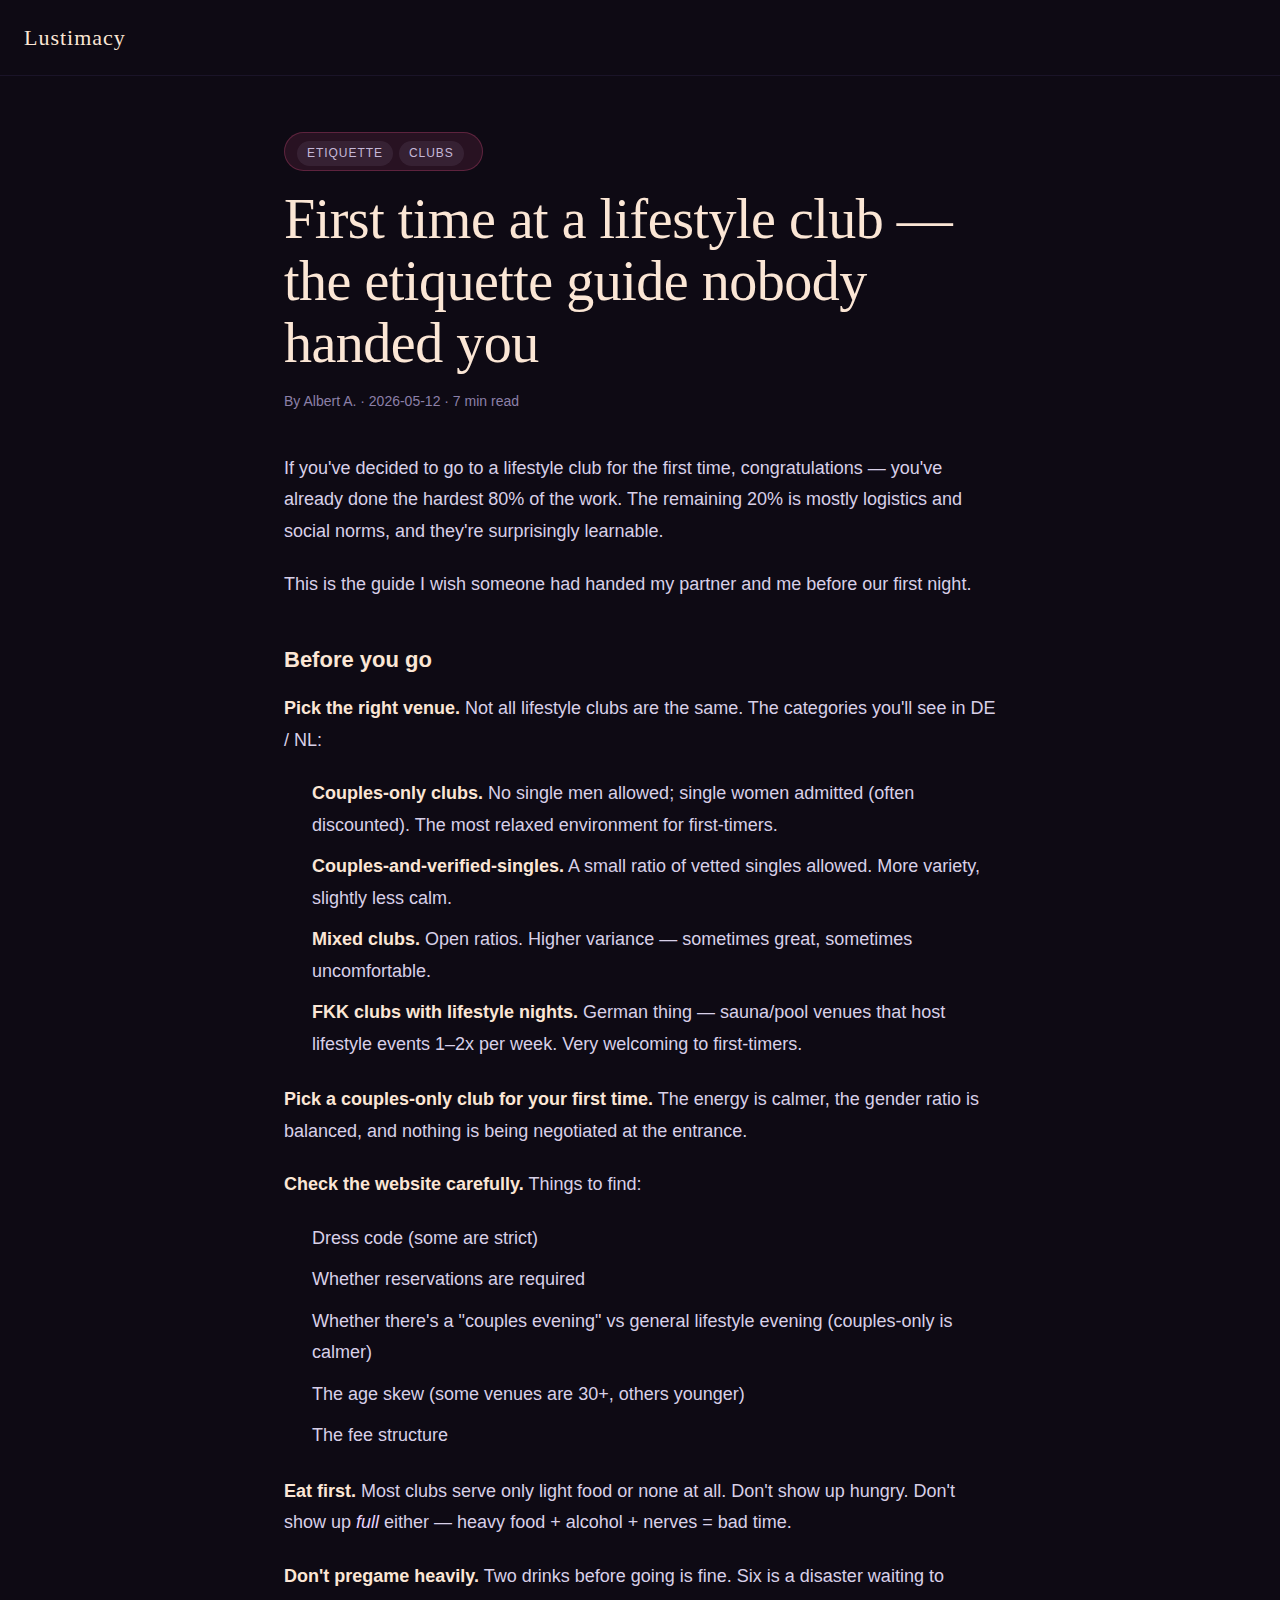
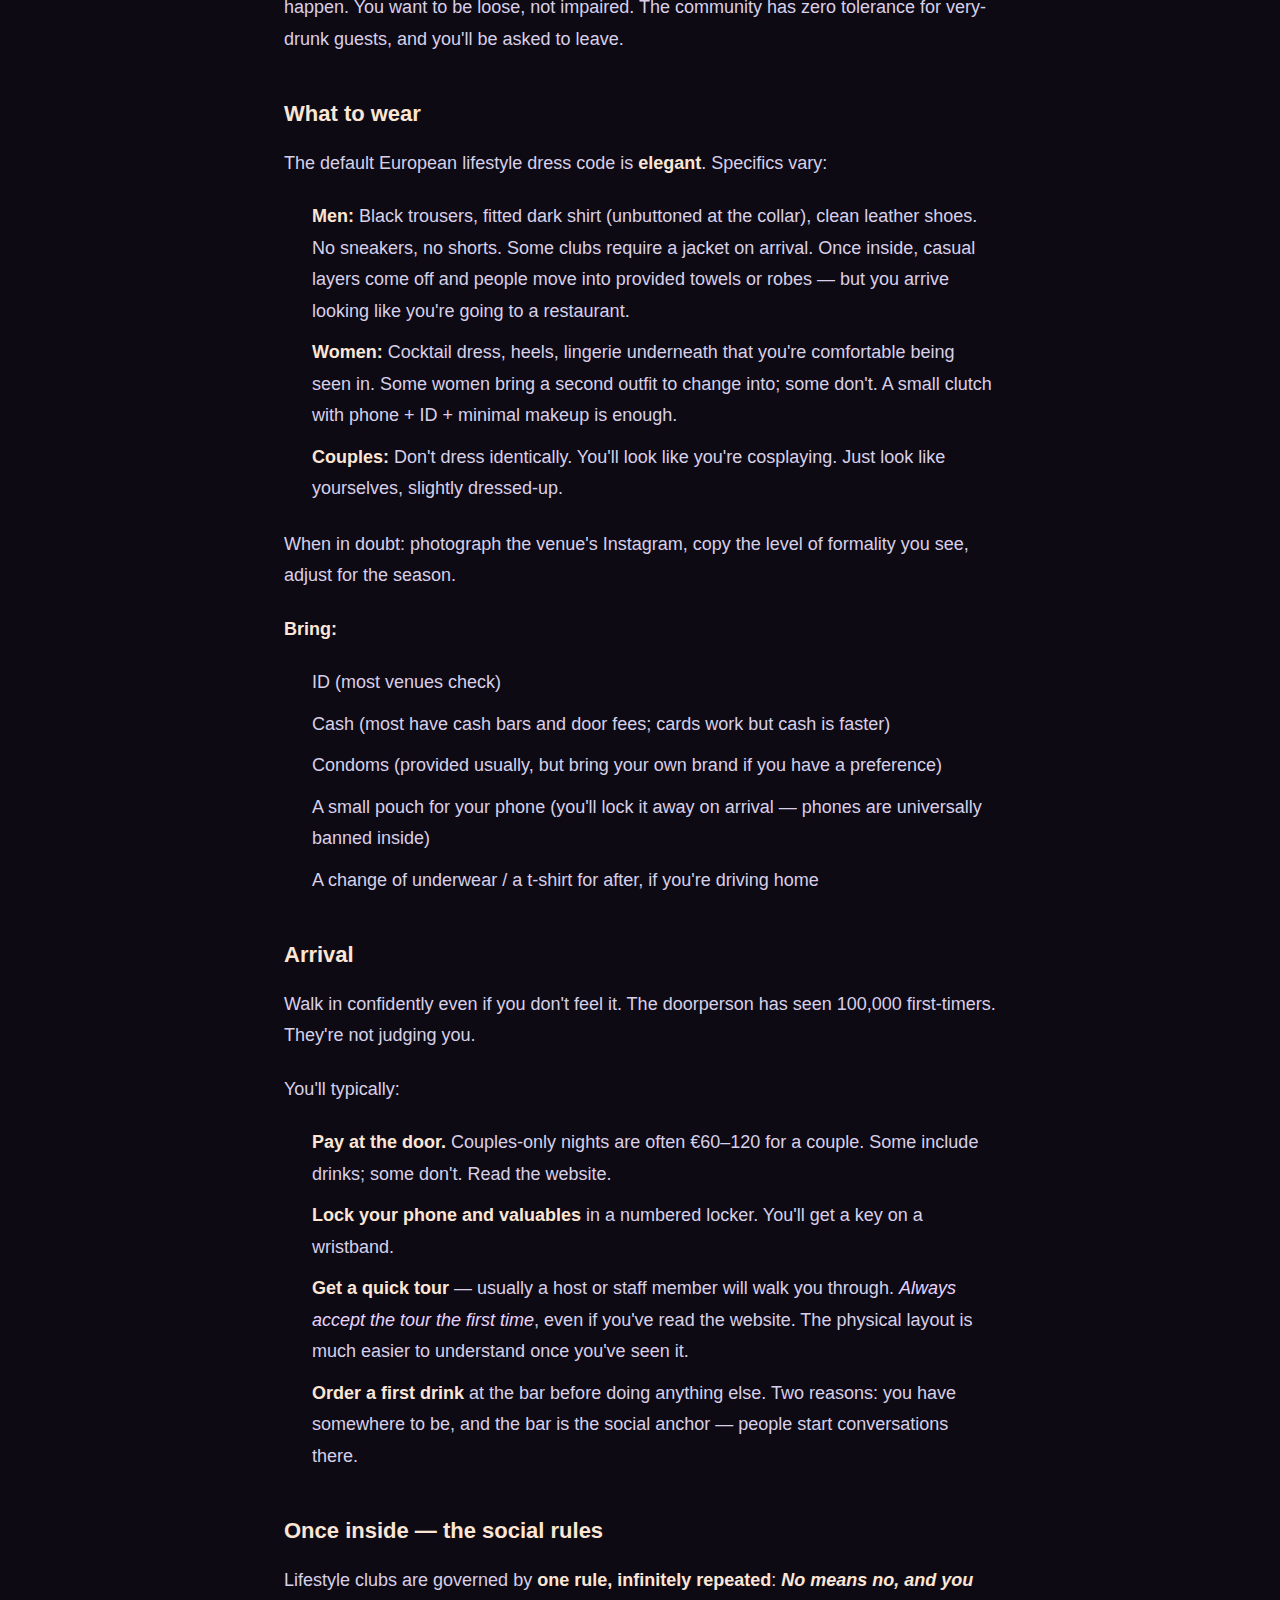
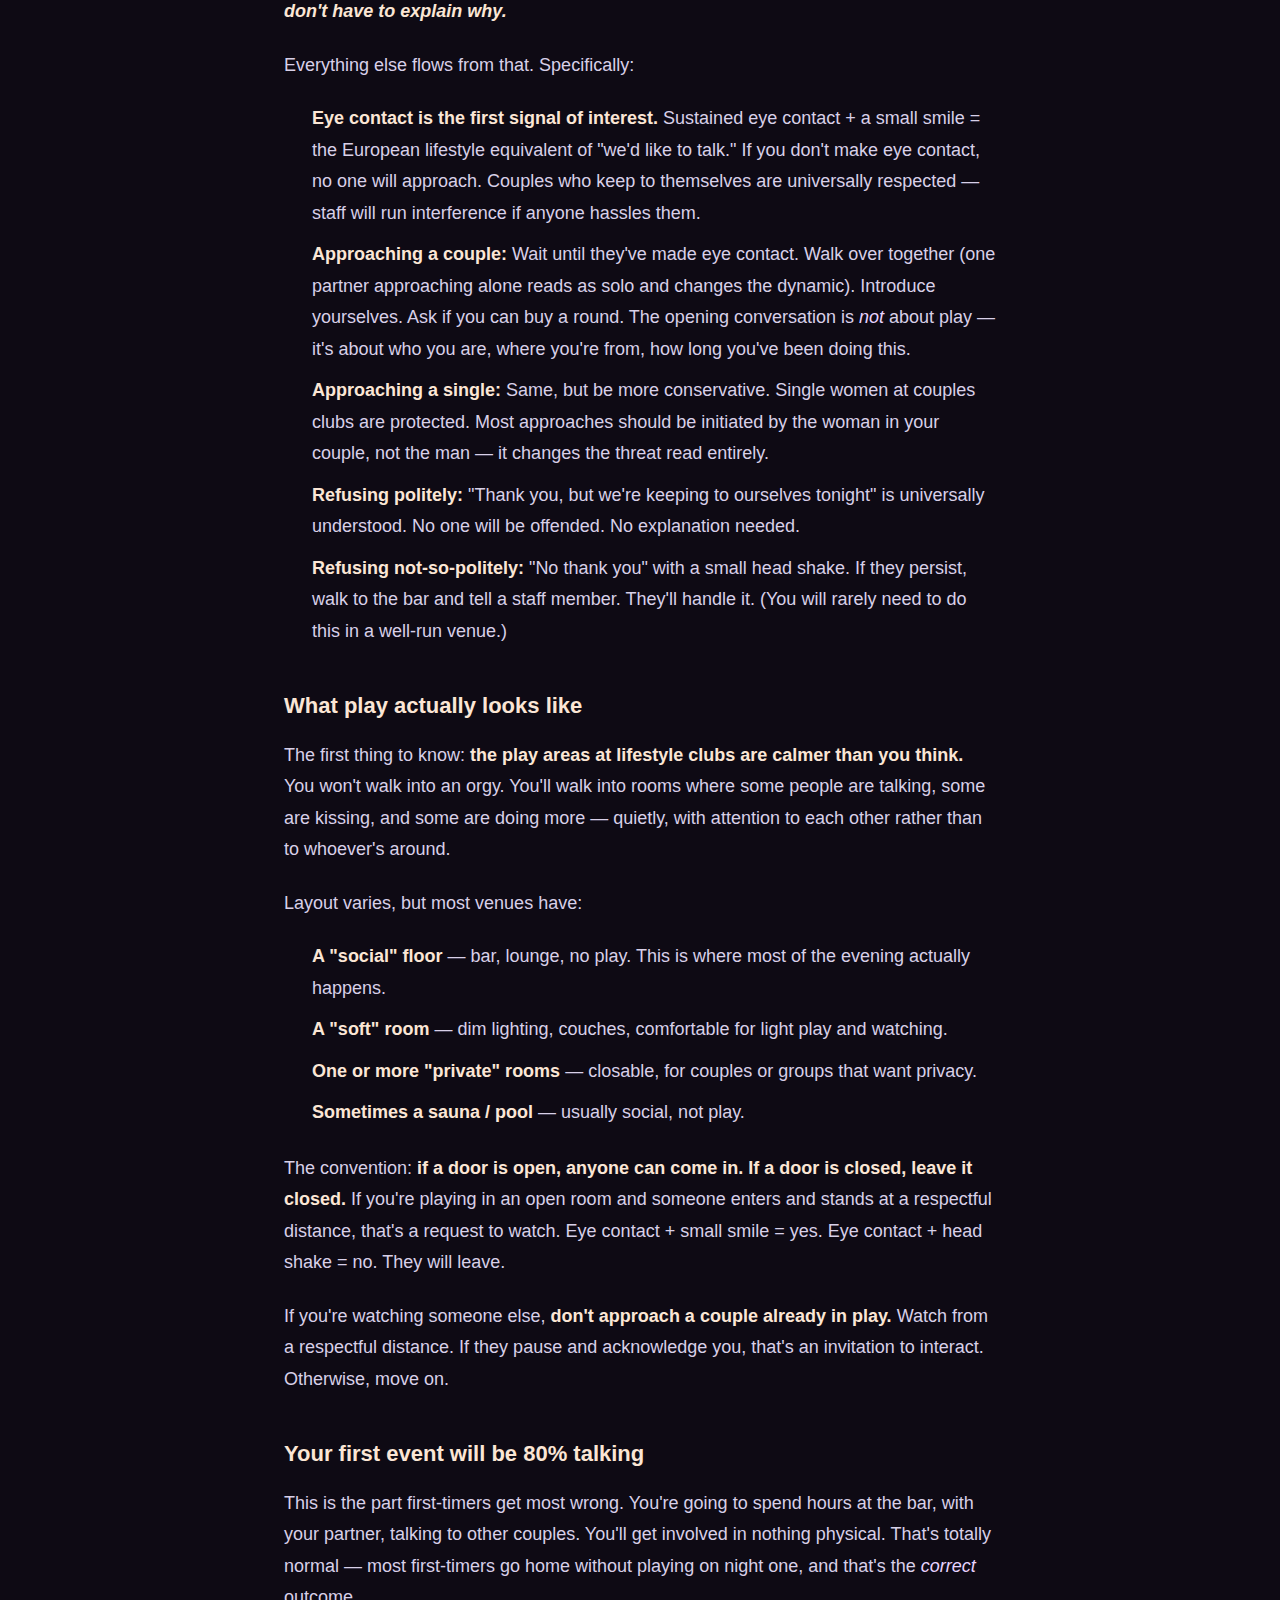
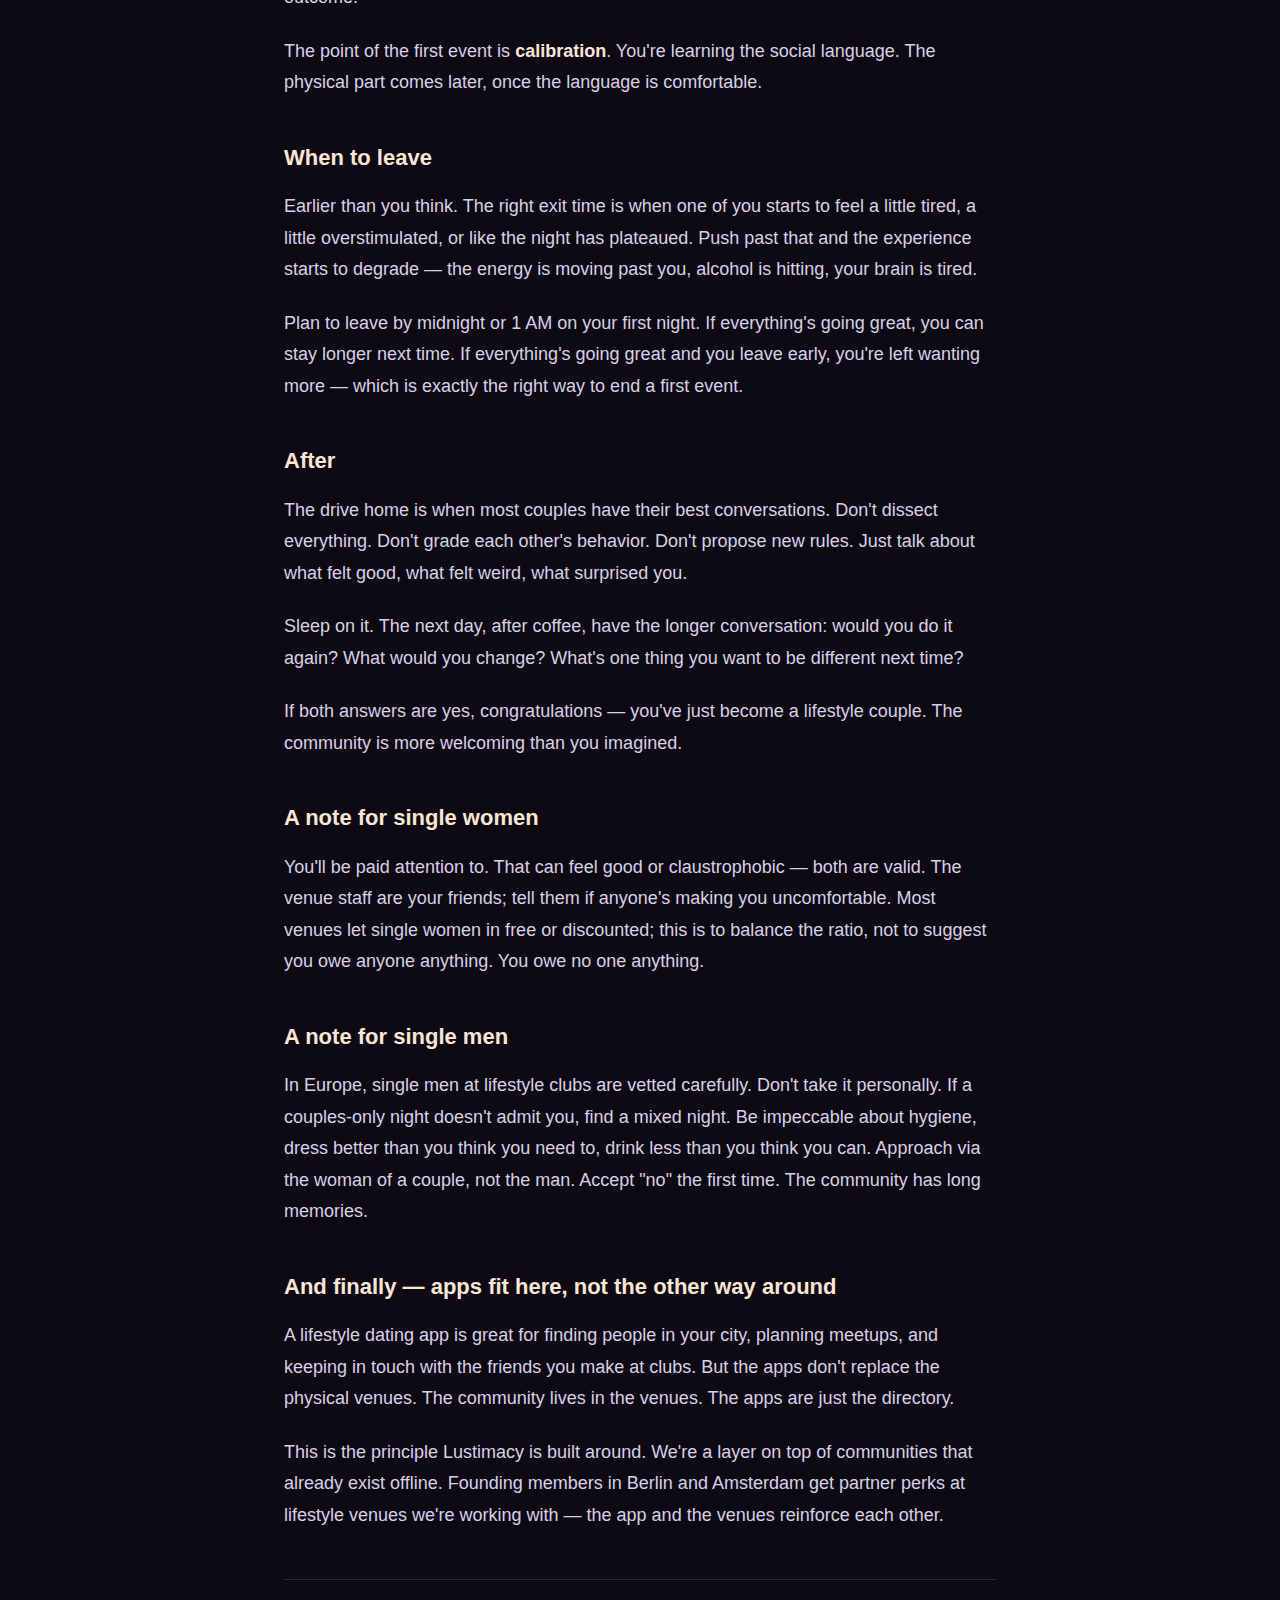
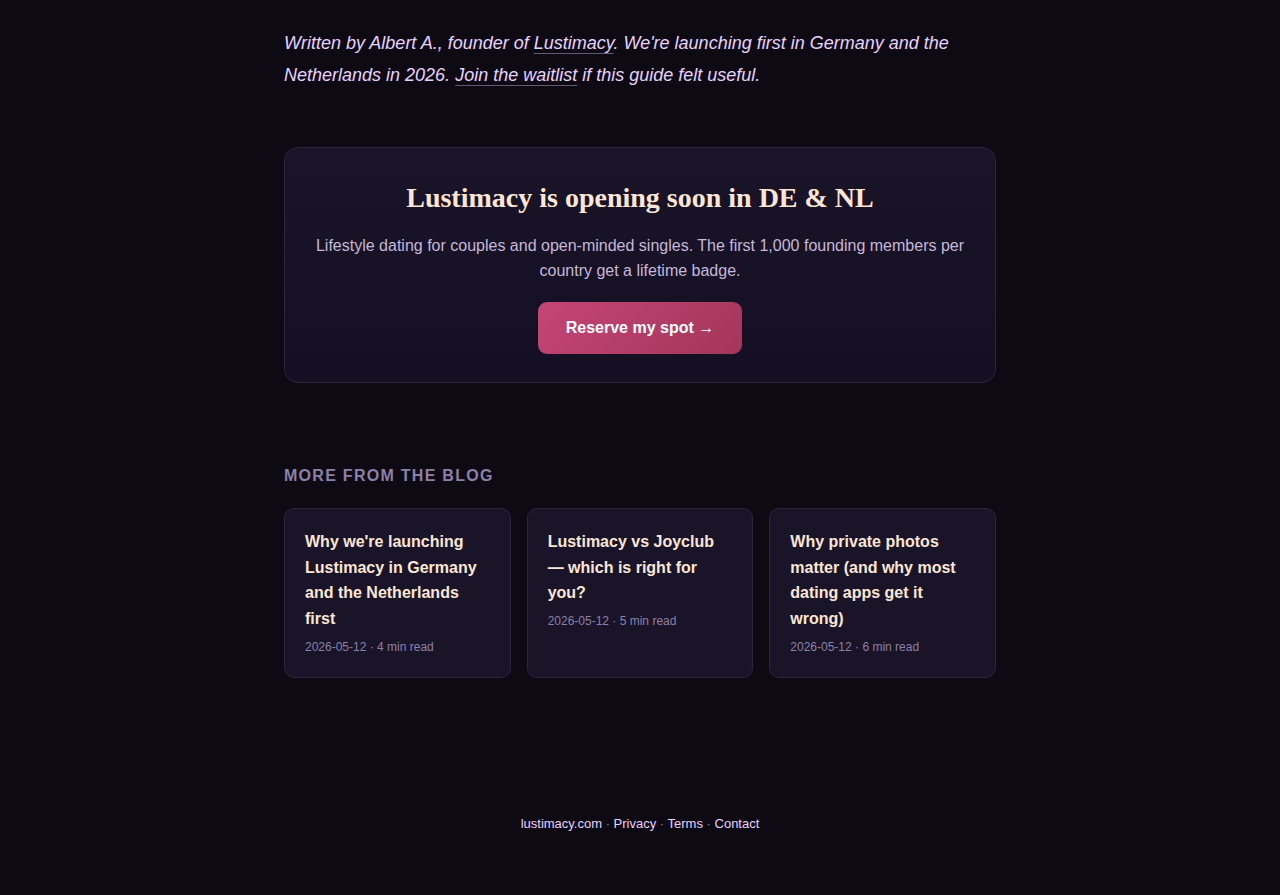
<file: blog/first-time-swinger-club-etiquette/index.html>
<!DOCTYPE html>
<html lang="en">
<head>
<meta charset="utf-8">
<meta name="viewport" content="width=device-width,initial-scale=1">
<title>First time at a lifestyle club — the etiquette guide nobody handed you — Lustimacy</title>
<meta name="description" content="A practical walkthrough of your first night at a European lifestyle / swinger club. Dress code, money, drinks, consent, body language, when to leave. Written for couples, with notes for singles.">
<link rel="canonical" href="https://lustimacy.com/blog/first-time-swinger-club-etiquette/">
<link rel="icon" href="/assets/favicon.svg" type="image/svg+xml">
<link rel="apple-touch-icon" href="/assets/apple-touch-icon.png">
<meta property="og:type" content="article">
<meta property="og:title" content="First time at a lifestyle club — the etiquette guide nobody handed you">
<meta property="og:description" content="A practical walkthrough of your first night at a European lifestyle / swinger club. Dress code, money, drinks, consent, body language, when to leave. Written for couples, with notes for singles.">
<meta property="og:url" content="https://lustimacy.com/blog/first-time-swinger-club-etiquette/">
<meta property="og:image" content="https://lustimacy.com/assets/og-feature.jpg">
<meta property="og:site_name" content="Lustimacy">
<meta property="article:published_time" content="2026-05-12">
<meta property="article:modified_time" content="2026-05-12">
<meta property="article:author" content="Albert A.">
<meta name="twitter:card" content="summary_large_image">
<meta name="twitter:title" content="First time at a lifestyle club — the etiquette guide nobody handed you">
<meta name="twitter:description" content="A practical walkthrough of your first night at a European lifestyle / swinger club. Dress code, money, drinks, consent, body language, when to leave. Written for couples, with notes for singles.">
<meta name="twitter:image" content="https://lustimacy.com/assets/og-feature.jpg">
<link rel="stylesheet" href="/css/styles.css">
<link rel="preconnect" href="https://plausible.io">
<script defer data-domain="lustimacy.com" src="https://plausible.io/js/script.outbound-links.tagged-events.js"></script>
<script type="application/ld+json">{"@context":"https://schema.org","@type":"Article","headline":"First time at a lifestyle club — the etiquette guide nobody handed you","description":"A practical walkthrough of your first night at a European lifestyle / swinger club. Dress code, money, drinks, consent, body language, when to leave. Written for couples, with notes for singles.","author":{"@type":"Person","name":"Albert A."},"publisher":{"@type":"Organization","name":"Lustimacy","logo":{"@type":"ImageObject","url":"https://lustimacy.com/assets/icon-512.png"}},"datePublished":"2026-05-12","dateModified":"2026-05-12","mainEntityOfPage":"https://lustimacy.com/blog/first-time-swinger-club-etiquette/"}</script>
<style>
.post-wrap { max-width: 760px; margin: 0 auto; padding: 56px 24px 96px; }
.post-eyebrow { display: inline-block; padding: 4px 12px; background: rgba(196, 69, 116, 0.15); border: 1px solid rgba(196, 69, 116, 0.35); color: #e8d3ff; border-radius: 999px; font-size: 12px; letter-spacing: 0.08em; text-transform: uppercase; margin-bottom: 18px; }
.post-title { font-family: 'Cormorant Garamond', Georgia, serif; font-size: clamp(34px, 6vw, 56px); font-weight: 500; color: #fbe6d5; line-height: 1.1; margin: 0 0 16px; letter-spacing: -0.5px; }
.post-meta { color: #8c80a8; font-size: 14px; margin-bottom: 40px; }
.post-meta a { color: #e8d3ff; }
.post-body { color: #d8d0e8; font-size: 18px; line-height: 1.75; }
.post-body p { margin: 0 0 22px; }
.post-body h2 { font-family: 'Cormorant Garamond', Georgia, serif; font-size: 32px; font-weight: 500; color: #fbe6d5; margin: 56px 0 18px; line-height: 1.2; }
.post-body h3 { font-size: 22px; color: #fbe6d5; margin: 40px 0 14px; font-weight: 600; }
.post-body strong { color: #fbe6d5; }
.post-body em { color: #e8d3ff; }
.post-body a { color: #e8d3ff; text-decoration: underline; text-decoration-color: rgba(232, 211, 255, 0.4); text-underline-offset: 4px; }
.post-body a:hover { text-decoration-color: #e8d3ff; }
.post-body ul, .post-body ol { padding-left: 28px; margin: 0 0 24px; }
.post-body li { margin-bottom: 10px; }
.post-body blockquote { border-left: 3px solid #c44574; padding: 8px 0 8px 24px; margin: 28px 0; color: #c5b8d8; font-style: italic; }
.post-body hr { border: none; border-top: 1px solid #2c2440; margin: 48px 0; }
.post-body code { background: #1a1428; border: 1px solid #2c2440; border-radius: 4px; padding: 1px 6px; font-family: 'SF Mono', Menlo, monospace; font-size: 0.92em; color: #fbe6d5; }
.tag { display: inline-block; background: rgba(232, 211, 255, 0.08); color: #c5b8d8; font-size: 12px; padding: 3px 10px; border-radius: 999px; margin-right: 6px; margin-top: 4px; }
.cta-block { background: linear-gradient(180deg, #1a1428 0%, #150f24 100%); border: 1px solid #2c2440; border-radius: 14px; padding: 28px; margin: 56px 0 0; text-align: center; }
.cta-block h3 { font-family: 'Cormorant Garamond', Georgia, serif; font-size: 28px; color: #fbe6d5; margin: 0 0 12px; }
.cta-block p { color: #c5b8d8; margin: 0 0 18px; }
.cta-btn { display: inline-block; background: linear-gradient(135deg, #c44574 0%, #a4365a 100%); color: #fff; text-decoration: none; padding: 13px 28px; border-radius: 9px; font-weight: 600; }
.related { margin-top: 80px; }
.related h3 { font-size: 16px; letter-spacing: 0.08em; text-transform: uppercase; color: #8c80a8; margin: 0 0 20px; font-weight: 600; }
.related-grid { display: grid; grid-template-columns: repeat(auto-fit, minmax(220px, 1fr)); gap: 16px; }
.related-card { background: #1a1428; border: 1px solid #2c2440; border-radius: 10px; padding: 20px; color: #e8d3ff; text-decoration: none; transition: border 0.2s ease, transform 0.2s ease; }
.related-card:hover { border-color: #c44574; transform: translateY(-2px); }
.related-card__title { font-weight: 600; color: #fbe6d5; margin-bottom: 6px; }
.related-card__meta { font-size: 12px; color: #8c80a8; }
.topbar { padding: 20px 24px; border-bottom: 1px solid #1a1428; }
.topbar a { color: #fbe6d5; text-decoration: none; font-family: 'Cormorant Garamond', Georgia, serif; font-size: 22px; font-weight: 500; letter-spacing: 1px; }
</style>
</head>
<body>

<header class="topbar"><a href="/">Lustimacy</a></header>

<article class="post-wrap">
    <div class="post-eyebrow"><span class="tag">Etiquette</span><span class="tag">Clubs</span></div>
    <h1 class="post-title">First time at a lifestyle club — the etiquette guide nobody handed you</h1>
    <div class="post-meta">By Albert A. · 2026-05-12 · 7 min read</div>

    <div class="post-body"><p>If you&#39;ve decided to go to a lifestyle club for the first time, congratulations — you&#39;ve already done the hardest 80% of the work. The remaining 20% is mostly logistics and social norms, and they&#39;re surprisingly learnable.</p>
<p>This is the guide I wish someone had handed my partner and me before our first night.</p>
<h3>Before you go</h3>
<p><strong>Pick the right venue.</strong> Not all lifestyle clubs are the same. The categories you&#39;ll see in DE / NL:</p>
<ul><li><strong>Couples-only clubs.</strong> No single men allowed; single women admitted (often discounted). The most relaxed environment for first-timers.</li><li><strong>Couples-and-verified-singles.</strong> A small ratio of vetted singles allowed. More variety, slightly less calm.</li><li><strong>Mixed clubs.</strong> Open ratios. Higher variance — sometimes great, sometimes uncomfortable.</li><li><strong>FKK clubs with lifestyle nights.</strong> German thing — sauna/pool venues that host lifestyle events 1–2x per week. Very welcoming to first-timers.</li></ul>
<p><strong>Pick a couples-only club for your first time.</strong> The energy is calmer, the gender ratio is balanced, and nothing is being negotiated at the entrance.</p>
<p><strong>Check the website carefully.</strong> Things to find:</p>
<ul><li>Dress code (some are strict)</li><li>Whether reservations are required</li><li>Whether there&#39;s a &quot;couples evening&quot; vs general lifestyle evening (couples-only is calmer)</li><li>The age skew (some venues are 30+, others younger)</li><li>The fee structure</li></ul>
<p><strong>Eat first.</strong> Most clubs serve only light food or none at all. Don&#39;t show up hungry. Don&#39;t show up <em>full</em> either — heavy food + alcohol + nerves = bad time.</p>
<p><strong>Don&#39;t pregame heavily.</strong> Two drinks before going is fine. Six is a disaster waiting to happen. You want to be loose, not impaired. The community has zero tolerance for very-drunk guests, and you&#39;ll be asked to leave.</p>
<h3>What to wear</h3>
<p>The default European lifestyle dress code is <strong>elegant</strong>. Specifics vary:</p>
<ul><li><strong>Men:</strong> Black trousers, fitted dark shirt (unbuttoned at the collar), clean leather shoes. No sneakers, no shorts. Some clubs require a jacket on arrival. Once inside, casual layers come off and people move into provided towels or robes — but you arrive looking like you&#39;re going to a restaurant.</li><li><strong>Women:</strong> Cocktail dress, heels, lingerie underneath that you&#39;re comfortable being seen in. Some women bring a second outfit to change into; some don&#39;t. A small clutch with phone + ID + minimal makeup is enough.</li><li><strong>Couples:</strong> Don&#39;t dress identically. You&#39;ll look like you&#39;re cosplaying. Just look like yourselves, slightly dressed-up.</li></ul>
<p>When in doubt: photograph the venue&#39;s Instagram, copy the level of formality you see, adjust for the season.</p>
<p><strong>Bring:</strong></p>
<ul><li>ID (most venues check)</li><li>Cash (most have cash bars and door fees; cards work but cash is faster)</li><li>Condoms (provided usually, but bring your own brand if you have a preference)</li><li>A small pouch for your phone (you&#39;ll lock it away on arrival — phones are universally banned inside)</li><li>A change of underwear / a t-shirt for after, if you&#39;re driving home</li></ul>
<h3>Arrival</h3>
<p>Walk in confidently even if you don&#39;t feel it. The doorperson has seen 100,000 first-timers. They&#39;re not judging you.</p>
<p>You&#39;ll typically:</p>
<ol><li><strong>Pay at the door.</strong> Couples-only nights are often €60–120 for a couple. Some include drinks; some don&#39;t. Read the website.</li><li><strong>Lock your phone and valuables</strong> in a numbered locker. You&#39;ll get a key on a wristband.</li><li><strong>Get a quick tour</strong> — usually a host or staff member will walk you through. <em>Always accept the tour the first time</em>, even if you&#39;ve read the website. The physical layout is much easier to understand once you&#39;ve seen it.</li><li><strong>Order a first drink</strong> at the bar before doing anything else. Two reasons: you have somewhere to be, and the bar is the social anchor — people start conversations there.</li></ol>
<h3>Once inside — the social rules</h3>
<p>Lifestyle clubs are governed by <strong>one rule, infinitely repeated</strong>: <em><strong>No means no, and you don&#39;t have to explain why.</strong></em></p>
<p>Everything else flows from that. Specifically:</p>
<ul><li><strong>Eye contact is the first signal of interest.</strong> Sustained eye contact + a small smile = the European lifestyle equivalent of &quot;we&#39;d like to talk.&quot; If you don&#39;t make eye contact, no one will approach. Couples who keep to themselves are universally respected — staff will run interference if anyone hassles them.</li><li><strong>Approaching a couple:</strong> Wait until they&#39;ve made eye contact. Walk over together (one partner approaching alone reads as solo and changes the dynamic). Introduce yourselves. Ask if you can buy a round. The opening conversation is <em>not</em> about play — it&#39;s about who you are, where you&#39;re from, how long you&#39;ve been doing this.</li><li><strong>Approaching a single:</strong> Same, but be more conservative. Single women at couples clubs are protected. Most approaches should be initiated by the woman in your couple, not the man — it changes the threat read entirely.</li><li><strong>Refusing politely:</strong> &quot;Thank you, but we&#39;re keeping to ourselves tonight&quot; is universally understood. No one will be offended. No explanation needed.</li><li><strong>Refusing not-so-politely:</strong> &quot;No thank you&quot; with a small head shake. If they persist, walk to the bar and tell a staff member. They&#39;ll handle it. (You will rarely need to do this in a well-run venue.)</li></ul>
<h3>What play actually looks like</h3>
<p>The first thing to know: <strong>the play areas at lifestyle clubs are calmer than you think.</strong> You won&#39;t walk into an orgy. You&#39;ll walk into rooms where some people are talking, some are kissing, and some are doing more — quietly, with attention to each other rather than to whoever&#39;s around.</p>
<p>Layout varies, but most venues have:</p>
<ul><li><strong>A &quot;social&quot; floor</strong> — bar, lounge, no play. This is where most of the evening actually happens.</li><li><strong>A &quot;soft&quot; room</strong> — dim lighting, couches, comfortable for light play and watching.</li><li><strong>One or more &quot;private&quot; rooms</strong> — closable, for couples or groups that want privacy.</li><li><strong>Sometimes a sauna / pool</strong> — usually social, not play.</li></ul>
<p>The convention: <strong>if a door is open, anyone can come in. If a door is closed, leave it closed.</strong> If you&#39;re playing in an open room and someone enters and stands at a respectful distance, that&#39;s a request to watch. Eye contact + small smile = yes. Eye contact + head shake = no. They will leave.</p>
<p>If you&#39;re watching someone else, <strong>don&#39;t approach a couple already in play.</strong> Watch from a respectful distance. If they pause and acknowledge you, that&#39;s an invitation to interact. Otherwise, move on.</p>
<h3>Your first event will be 80% talking</h3>
<p>This is the part first-timers get most wrong. You&#39;re going to spend hours at the bar, with your partner, talking to other couples. You&#39;ll get involved in nothing physical. That&#39;s totally normal — most first-timers go home without playing on night one, and that&#39;s the <em>correct</em> outcome.</p>
<p>The point of the first event is <strong>calibration</strong>. You&#39;re learning the social language. The physical part comes later, once the language is comfortable.</p>
<h3>When to leave</h3>
<p>Earlier than you think. The right exit time is when one of you starts to feel a little tired, a little overstimulated, or like the night has plateaued. Push past that and the experience starts to degrade — the energy is moving past you, alcohol is hitting, your brain is tired.</p>
<p>Plan to leave by midnight or 1 AM on your first night. If everything&#39;s going great, you can stay longer next time. If everything&#39;s going great and you leave early, you&#39;re left wanting more — which is exactly the right way to end a first event.</p>
<h3>After</h3>
<p>The drive home is when most couples have their best conversations. Don&#39;t dissect everything. Don&#39;t grade each other&#39;s behavior. Don&#39;t propose new rules. Just talk about what felt good, what felt weird, what surprised you.</p>
<p>Sleep on it. The next day, after coffee, have the longer conversation: would you do it again? What would you change? What&#39;s one thing you want to be different next time?</p>
<p>If both answers are yes, congratulations — you&#39;ve just become a lifestyle couple. The community is more welcoming than you imagined.</p>
<h3>A note for single women</h3>
<p>You&#39;ll be paid attention to. That can feel good or claustrophobic — both are valid. The venue staff are your friends; tell them if anyone&#39;s making you uncomfortable. Most venues let single women in free or discounted; this is to balance the ratio, not to suggest you owe anyone anything. You owe no one anything.</p>
<h3>A note for single men</h3>
<p>In Europe, single men at lifestyle clubs are vetted carefully. Don&#39;t take it personally. If a couples-only night doesn&#39;t admit you, find a mixed night. Be impeccable about hygiene, dress better than you think you need to, drink less than you think you can. Approach via the woman of a couple, not the man. Accept &quot;no&quot; the first time. The community has long memories.</p>
<h3>And finally — apps fit here, not the other way around</h3>
<p>A lifestyle dating app is great for finding people in your city, planning meetups, and keeping in touch with the friends you make at clubs. But the apps don&#39;t replace the physical venues. The community lives in the venues. The apps are just the directory.</p>
<p>This is the principle Lustimacy is built around. We&#39;re a layer on top of communities that already exist offline. Founding members in Berlin and Amsterdam get partner perks at lifestyle venues we&#39;re working with — the app and the venues reinforce each other.</p>
<hr>
<p><em>Written by Albert A., founder of <a href="/">Lustimacy</a>. We&#39;re launching first in Germany and the Netherlands in 2026. <a href="/">Join the waitlist</a> if this guide felt useful.</em></p></div>

    <div class="cta-block">
        <h3>Lustimacy is opening soon in DE & NL</h3>
        <p>Lifestyle dating for couples and open-minded singles. The first 1,000 founding members per country get a lifetime badge.</p>
        <a class="cta-btn" href="/">Reserve my spot →</a>
    </div>

    <div class="related">
        <h3>More from the blog</h3>
        <div class="related-grid"><a class="related-card" href="/blog/lifestyle-dating-de-nl-launch/"><div class="related-card__title">Why we&#39;re launching Lustimacy in Germany and the Netherlands first</div><div class="related-card__meta">2026-05-12 · 4 min read</div></a><a class="related-card" href="/blog/lustimacy-vs-joyclub/"><div class="related-card__title">Lustimacy vs Joyclub — which is right for you?</div><div class="related-card__meta">2026-05-12 · 5 min read</div></a><a class="related-card" href="/blog/private-photos-dating-apps/"><div class="related-card__title">Why private photos matter (and why most dating apps get it wrong)</div><div class="related-card__meta">2026-05-12 · 6 min read</div></a></div>
    </div>
</article>

<footer style="text-align:center;color:#8c80a8;font-size:13px;padding:40px 24px 60px;">
    <a href="/" style="color:#e8d3ff;text-decoration:none;">lustimacy.com</a> ·
    <a href="/privacy.html" style="color:#e8d3ff;text-decoration:none;">Privacy</a> ·
    <a href="/terms.html" style="color:#e8d3ff;text-decoration:none;">Terms</a> ·
    <a href="/contact.html" style="color:#e8d3ff;text-decoration:none;">Contact</a>
</footer>

</body>
</html>
</file>
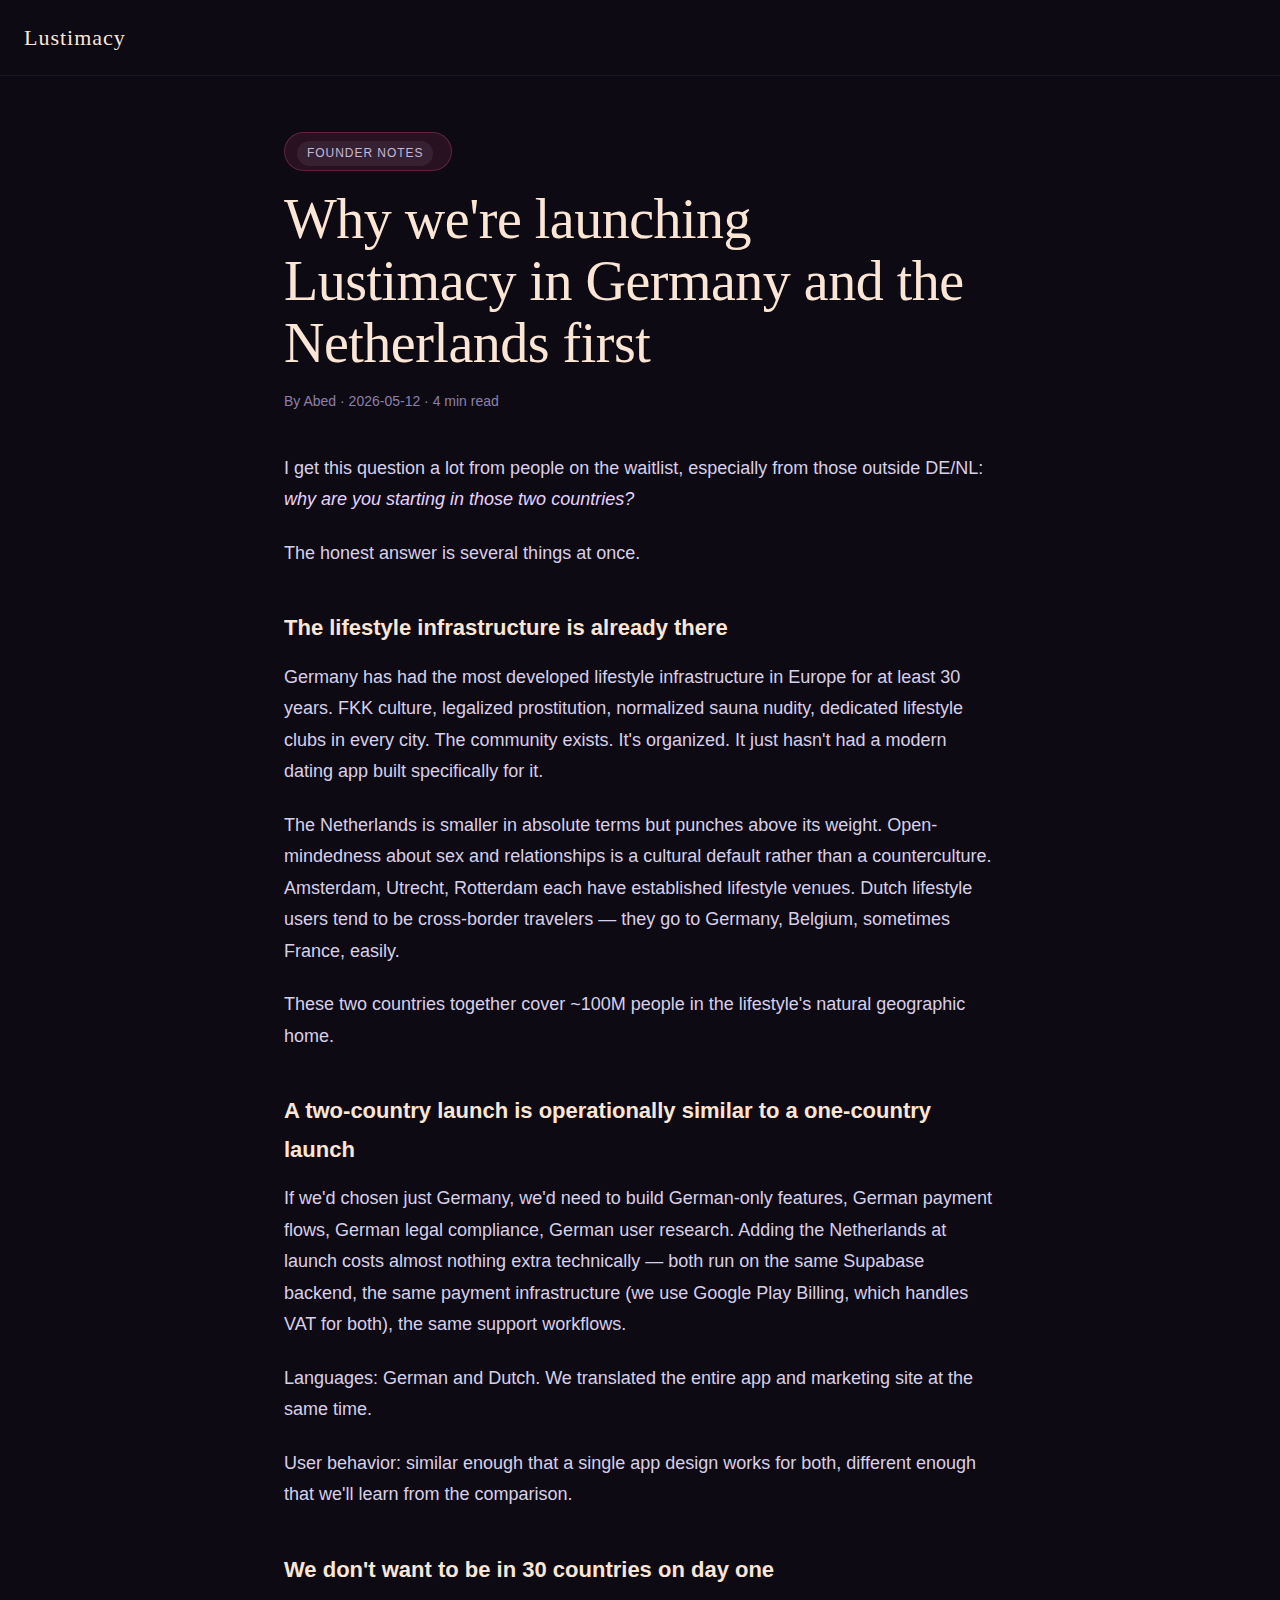
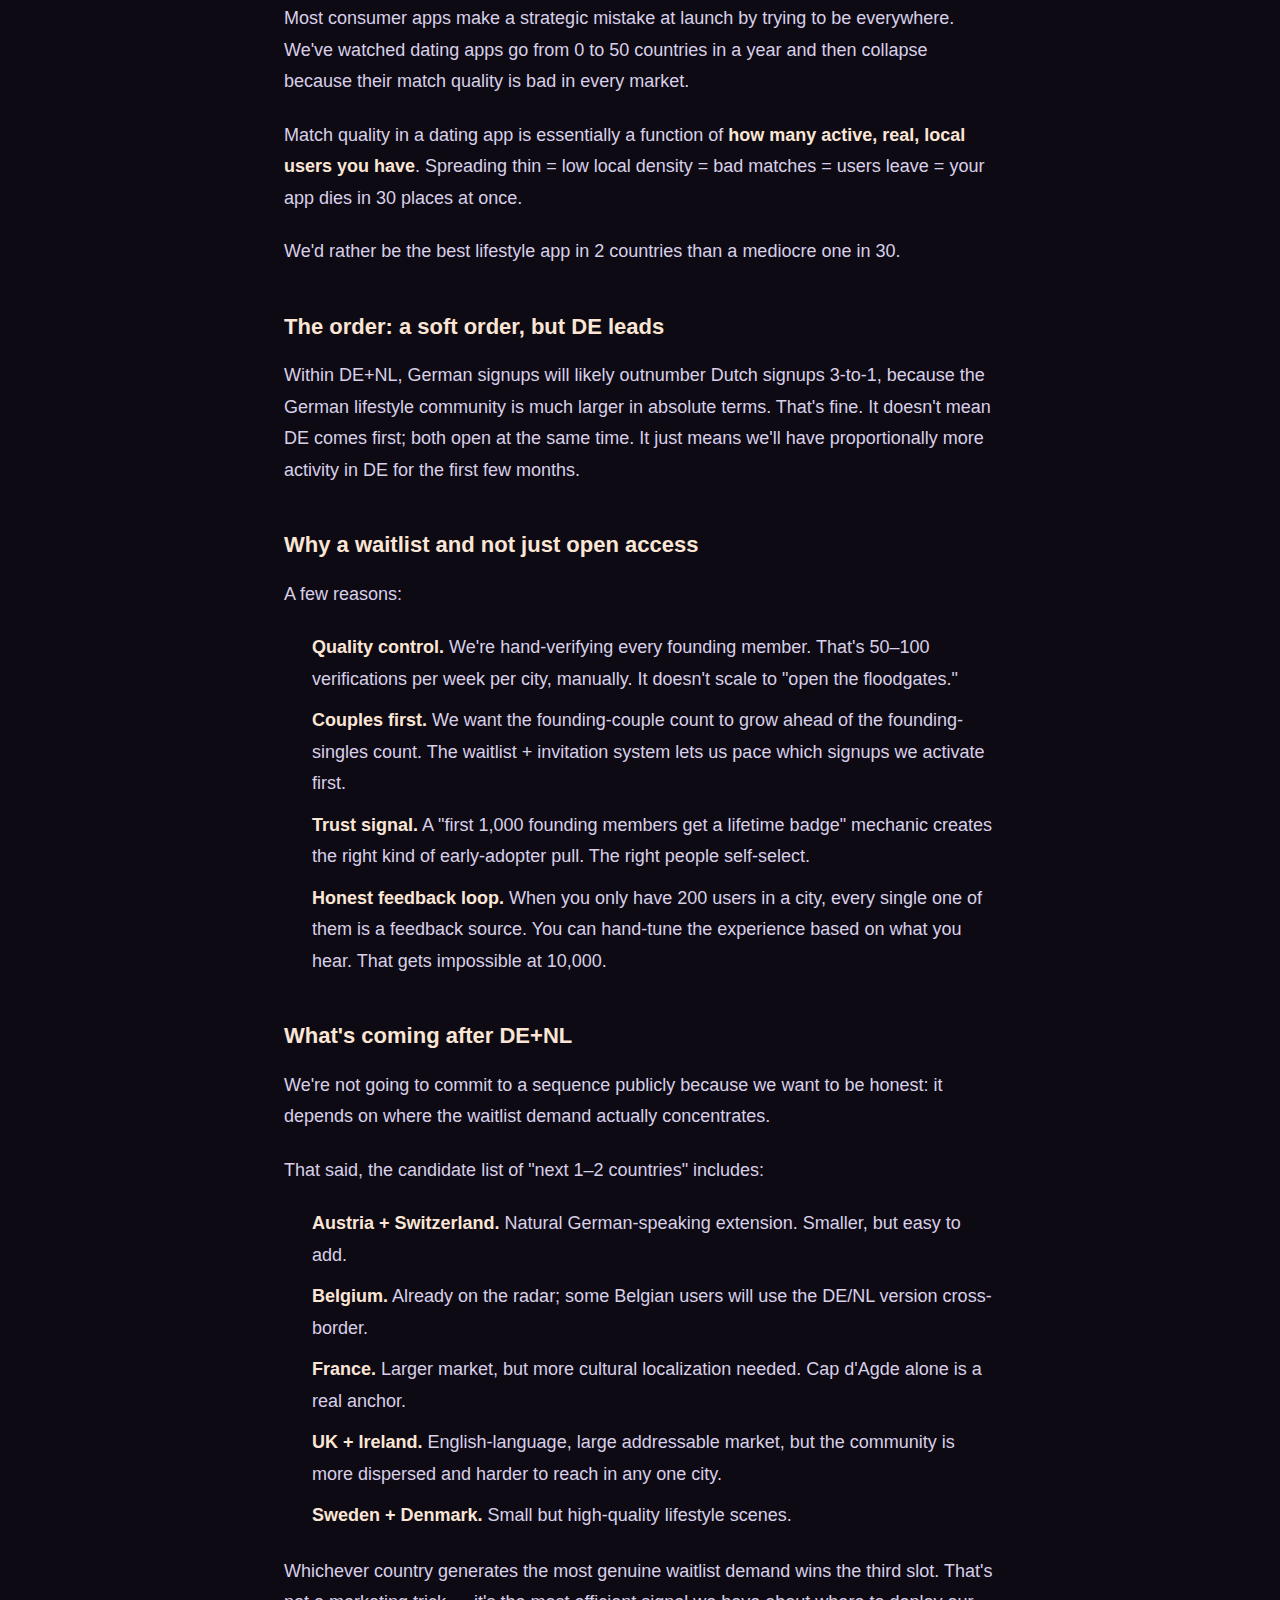
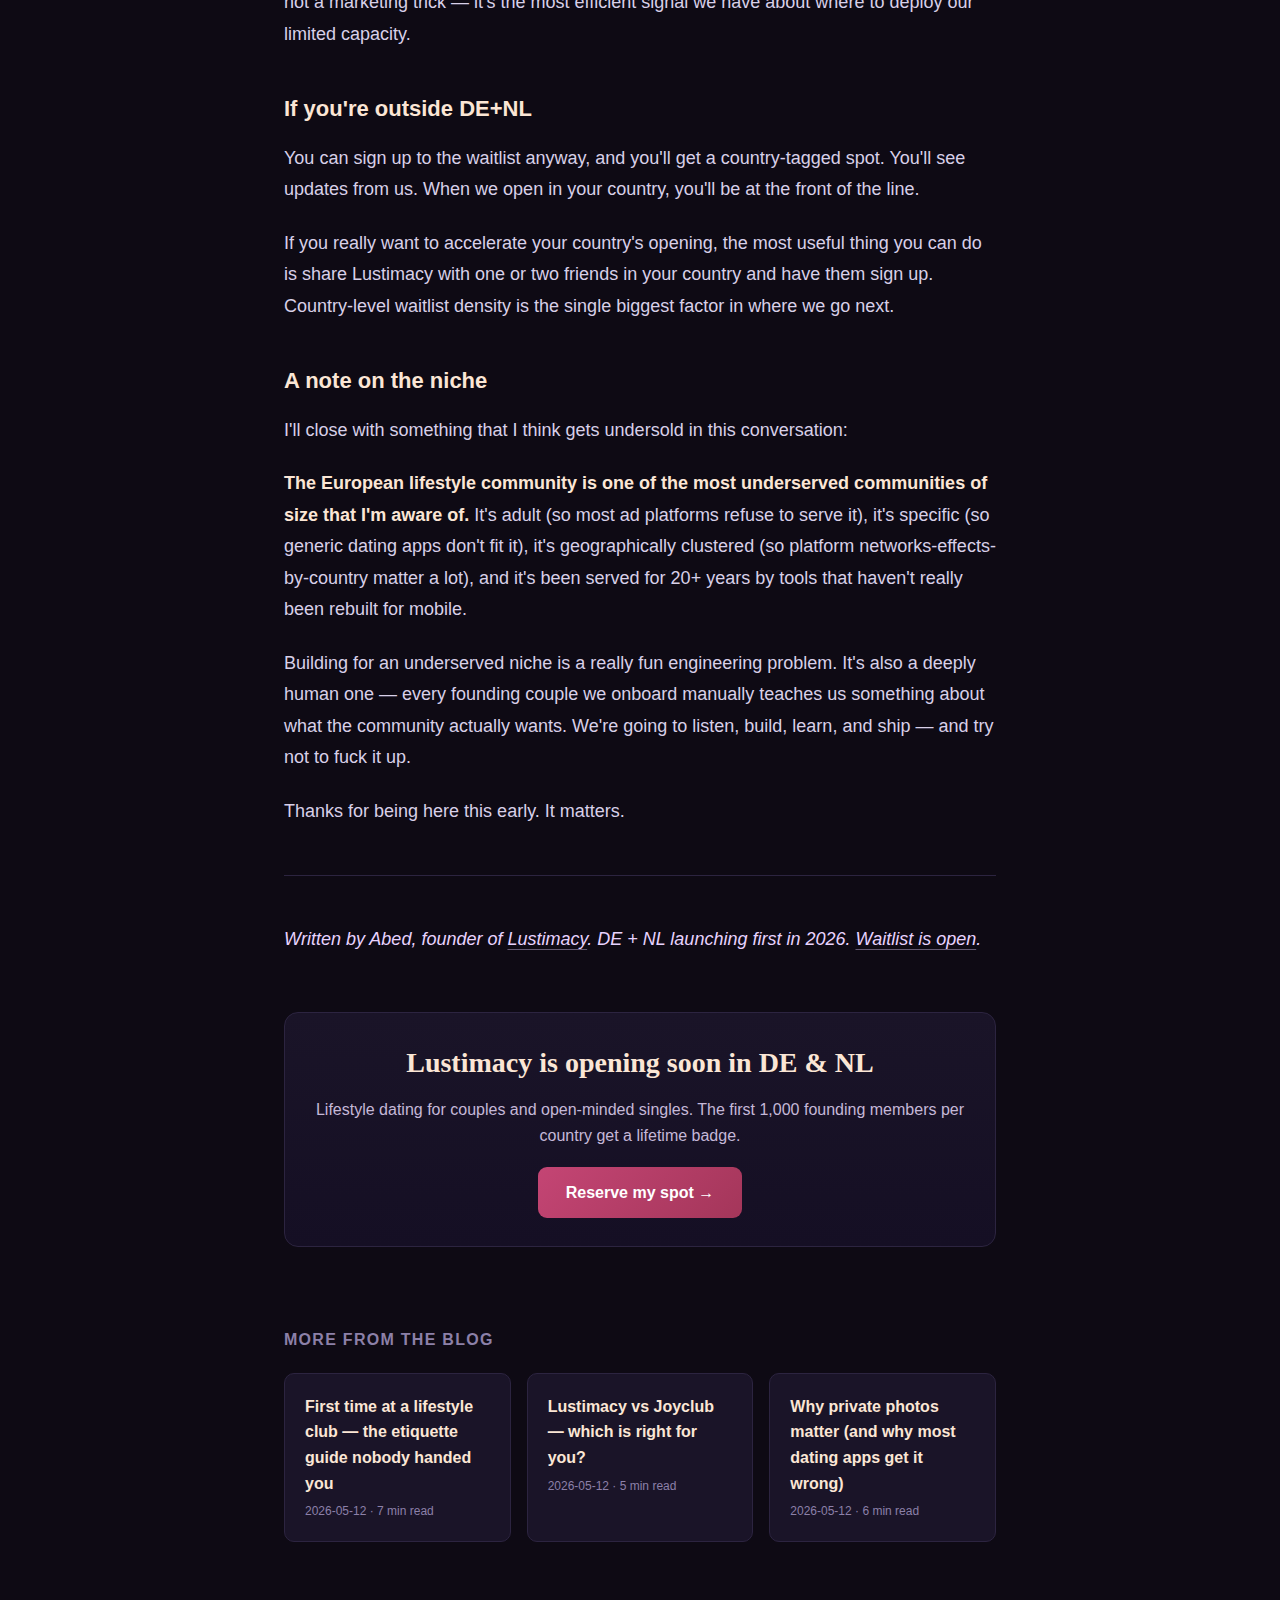
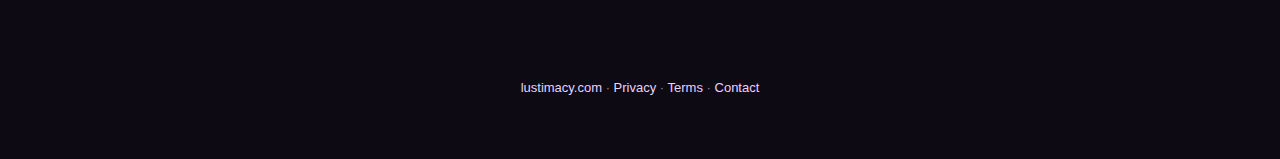
<file: blog/lifestyle-dating-de-nl-launch/index.html>
<!DOCTYPE html>
<html lang="en">
<head>
<meta charset="utf-8">
<meta name="viewport" content="width=device-width,initial-scale=1">
<title>Why we&#39;re launching Lustimacy in Germany and the Netherlands first — Lustimacy</title>
<meta name="description" content="A short note from the founder on why these two markets, in this order, with this waitlist mechanic — and what&#39;s coming after.">
<link rel="canonical" href="https://lustimacy.com/blog/lifestyle-dating-de-nl-launch/">
<link rel="icon" href="/assets/favicon.svg" type="image/svg+xml">
<link rel="apple-touch-icon" href="/assets/apple-touch-icon.png">
<meta property="og:type" content="article">
<meta property="og:title" content="Why we&#39;re launching Lustimacy in Germany and the Netherlands first">
<meta property="og:description" content="A short note from the founder on why these two markets, in this order, with this waitlist mechanic — and what&#39;s coming after.">
<meta property="og:url" content="https://lustimacy.com/blog/lifestyle-dating-de-nl-launch/">
<meta property="og:image" content="https://lustimacy.com/assets/og-feature.jpg">
<meta property="og:site_name" content="Lustimacy">
<meta property="article:published_time" content="2026-05-12">
<meta property="article:modified_time" content="2026-05-12">
<meta property="article:author" content="Abed">
<meta name="twitter:card" content="summary_large_image">
<meta name="twitter:title" content="Why we&#39;re launching Lustimacy in Germany and the Netherlands first">
<meta name="twitter:description" content="A short note from the founder on why these two markets, in this order, with this waitlist mechanic — and what&#39;s coming after.">
<meta name="twitter:image" content="https://lustimacy.com/assets/og-feature.jpg">
<link rel="stylesheet" href="/css/styles.css">
<link rel="preconnect" href="https://plausible.io">
<script defer data-domain="lustimacy.com" src="https://plausible.io/js/script.outbound-links.tagged-events.js"></script>
<script type="application/ld+json">{"@context":"https://schema.org","@type":"Article","headline":"Why we're launching Lustimacy in Germany and the Netherlands first","description":"A short note from the founder on why these two markets, in this order, with this waitlist mechanic — and what's coming after.","author":{"@type":"Person","name":"Abed"},"publisher":{"@type":"Organization","name":"Lustimacy","logo":{"@type":"ImageObject","url":"https://lustimacy.com/assets/icon-512.png"}},"datePublished":"2026-05-12","dateModified":"2026-05-12","mainEntityOfPage":"https://lustimacy.com/blog/lifestyle-dating-de-nl-launch/"}</script>
<style>
.post-wrap { max-width: 760px; margin: 0 auto; padding: 56px 24px 96px; }
.post-eyebrow { display: inline-block; padding: 4px 12px; background: rgba(196, 69, 116, 0.15); border: 1px solid rgba(196, 69, 116, 0.35); color: #e8d3ff; border-radius: 999px; font-size: 12px; letter-spacing: 0.08em; text-transform: uppercase; margin-bottom: 18px; }
.post-title { font-family: 'Cormorant Garamond', Georgia, serif; font-size: clamp(34px, 6vw, 56px); font-weight: 500; color: #fbe6d5; line-height: 1.1; margin: 0 0 16px; letter-spacing: -0.5px; }
.post-meta { color: #8c80a8; font-size: 14px; margin-bottom: 40px; }
.post-meta a { color: #e8d3ff; }
.post-body { color: #d8d0e8; font-size: 18px; line-height: 1.75; }
.post-body p { margin: 0 0 22px; }
.post-body h2 { font-family: 'Cormorant Garamond', Georgia, serif; font-size: 32px; font-weight: 500; color: #fbe6d5; margin: 56px 0 18px; line-height: 1.2; }
.post-body h3 { font-size: 22px; color: #fbe6d5; margin: 40px 0 14px; font-weight: 600; }
.post-body strong { color: #fbe6d5; }
.post-body em { color: #e8d3ff; }
.post-body a { color: #e8d3ff; text-decoration: underline; text-decoration-color: rgba(232, 211, 255, 0.4); text-underline-offset: 4px; }
.post-body a:hover { text-decoration-color: #e8d3ff; }
.post-body ul, .post-body ol { padding-left: 28px; margin: 0 0 24px; }
.post-body li { margin-bottom: 10px; }
.post-body blockquote { border-left: 3px solid #c44574; padding: 8px 0 8px 24px; margin: 28px 0; color: #c5b8d8; font-style: italic; }
.post-body hr { border: none; border-top: 1px solid #2c2440; margin: 48px 0; }
.post-body code { background: #1a1428; border: 1px solid #2c2440; border-radius: 4px; padding: 1px 6px; font-family: 'SF Mono', Menlo, monospace; font-size: 0.92em; color: #fbe6d5; }
.tag { display: inline-block; background: rgba(232, 211, 255, 0.08); color: #c5b8d8; font-size: 12px; padding: 3px 10px; border-radius: 999px; margin-right: 6px; margin-top: 4px; }
.cta-block { background: linear-gradient(180deg, #1a1428 0%, #150f24 100%); border: 1px solid #2c2440; border-radius: 14px; padding: 28px; margin: 56px 0 0; text-align: center; }
.cta-block h3 { font-family: 'Cormorant Garamond', Georgia, serif; font-size: 28px; color: #fbe6d5; margin: 0 0 12px; }
.cta-block p { color: #c5b8d8; margin: 0 0 18px; }
.cta-btn { display: inline-block; background: linear-gradient(135deg, #c44574 0%, #a4365a 100%); color: #fff; text-decoration: none; padding: 13px 28px; border-radius: 9px; font-weight: 600; }
.related { margin-top: 80px; }
.related h3 { font-size: 16px; letter-spacing: 0.08em; text-transform: uppercase; color: #8c80a8; margin: 0 0 20px; font-weight: 600; }
.related-grid { display: grid; grid-template-columns: repeat(auto-fit, minmax(220px, 1fr)); gap: 16px; }
.related-card { background: #1a1428; border: 1px solid #2c2440; border-radius: 10px; padding: 20px; color: #e8d3ff; text-decoration: none; transition: border 0.2s ease, transform 0.2s ease; }
.related-card:hover { border-color: #c44574; transform: translateY(-2px); }
.related-card__title { font-weight: 600; color: #fbe6d5; margin-bottom: 6px; }
.related-card__meta { font-size: 12px; color: #8c80a8; }
.topbar { padding: 20px 24px; border-bottom: 1px solid #1a1428; }
.topbar a { color: #fbe6d5; text-decoration: none; font-family: 'Cormorant Garamond', Georgia, serif; font-size: 22px; font-weight: 500; letter-spacing: 1px; }
</style>
</head>
<body>

<header class="topbar"><a href="/">Lustimacy</a></header>

<article class="post-wrap">
    <div class="post-eyebrow"><span class="tag">Founder Notes</span></div>
    <h1 class="post-title">Why we&#39;re launching Lustimacy in Germany and the Netherlands first</h1>
    <div class="post-meta">By Abed · 2026-05-12 · 4 min read</div>

    <div class="post-body"><p>I get this question a lot from people on the waitlist, especially from those outside DE/NL: <em>why are you starting in those two countries?</em></p>
<p>The honest answer is several things at once.</p>
<h3>The lifestyle infrastructure is already there</h3>
<p>Germany has had the most developed lifestyle infrastructure in Europe for at least 30 years. FKK culture, legalized prostitution, normalized sauna nudity, dedicated lifestyle clubs in every city. The community exists. It&#39;s organized. It just hasn&#39;t had a modern dating app built specifically for it.</p>
<p>The Netherlands is smaller in absolute terms but punches above its weight. Open-mindedness about sex and relationships is a cultural default rather than a counterculture. Amsterdam, Utrecht, Rotterdam each have established lifestyle venues. Dutch lifestyle users tend to be cross-border travelers — they go to Germany, Belgium, sometimes France, easily.</p>
<p>These two countries together cover ~100M people in the lifestyle&#39;s natural geographic home.</p>
<h3>A two-country launch is operationally similar to a one-country launch</h3>
<p>If we&#39;d chosen just Germany, we&#39;d need to build German-only features, German payment flows, German legal compliance, German user research. Adding the Netherlands at launch costs almost nothing extra technically — both run on the same Supabase backend, the same payment infrastructure (we use Google Play Billing, which handles VAT for both), the same support workflows.</p>
<p>Languages: German and Dutch. We translated the entire app and marketing site at the same time.</p>
<p>User behavior: similar enough that a single app design works for both, different enough that we&#39;ll learn from the comparison.</p>
<h3>We don&#39;t want to be in 30 countries on day one</h3>
<p>Most consumer apps make a strategic mistake at launch by trying to be everywhere. We&#39;ve watched dating apps go from 0 to 50 countries in a year and then collapse because their match quality is bad in every market.</p>
<p>Match quality in a dating app is essentially a function of <strong>how many active, real, local users you have</strong>. Spreading thin = low local density = bad matches = users leave = your app dies in 30 places at once.</p>
<p>We&#39;d rather be the best lifestyle app in 2 countries than a mediocre one in 30.</p>
<h3>The order: a soft order, but DE leads</h3>
<p>Within DE+NL, German signups will likely outnumber Dutch signups 3-to-1, because the German lifestyle community is much larger in absolute terms. That&#39;s fine. It doesn&#39;t mean DE comes first; both open at the same time. It just means we&#39;ll have proportionally more activity in DE for the first few months.</p>
<h3>Why a waitlist and not just open access</h3>
<p>A few reasons:</p>
<ol><li><strong>Quality control.</strong> We&#39;re hand-verifying every founding member. That&#39;s 50–100 verifications per week per city, manually. It doesn&#39;t scale to &quot;open the floodgates.&quot;</li><li><strong>Couples first.</strong> We want the founding-couple count to grow ahead of the founding-singles count. The waitlist + invitation system lets us pace which signups we activate first.</li><li><strong>Trust signal.</strong> A &quot;first 1,000 founding members get a lifetime badge&quot; mechanic creates the right kind of early-adopter pull. The right people self-select.</li><li><strong>Honest feedback loop.</strong> When you only have 200 users in a city, every single one of them is a feedback source. You can hand-tune the experience based on what you hear. That gets impossible at 10,000.</li></ol>
<h3>What&#39;s coming after DE+NL</h3>
<p>We&#39;re not going to commit to a sequence publicly because we want to be honest: it depends on where the waitlist demand actually concentrates.</p>
<p>That said, the candidate list of &quot;next 1–2 countries&quot; includes:</p>
<ul><li><strong>Austria + Switzerland.</strong> Natural German-speaking extension. Smaller, but easy to add.</li><li><strong>Belgium.</strong> Already on the radar; some Belgian users will use the DE/NL version cross-border.</li><li><strong>France.</strong> Larger market, but more cultural localization needed. Cap d&#39;Agde alone is a real anchor.</li><li><strong>UK + Ireland.</strong> English-language, large addressable market, but the community is more dispersed and harder to reach in any one city.</li><li><strong>Sweden + Denmark.</strong> Small but high-quality lifestyle scenes.</li></ul>
<p>Whichever country generates the most genuine waitlist demand wins the third slot. That&#39;s not a marketing trick — it&#39;s the most efficient signal we have about where to deploy our limited capacity.</p>
<h3>If you&#39;re outside DE+NL</h3>
<p>You can sign up to the waitlist anyway, and you&#39;ll get a country-tagged spot. You&#39;ll see updates from us. When we open in your country, you&#39;ll be at the front of the line.</p>
<p>If you really want to accelerate your country&#39;s opening, the most useful thing you can do is share Lustimacy with one or two friends in your country and have them sign up. Country-level waitlist density is the single biggest factor in where we go next.</p>
<h3>A note on the niche</h3>
<p>I&#39;ll close with something that I think gets undersold in this conversation:</p>
<p><strong>The European lifestyle community is one of the most underserved communities of size that I&#39;m aware of.</strong> It&#39;s adult (so most ad platforms refuse to serve it), it&#39;s specific (so generic dating apps don&#39;t fit it), it&#39;s geographically clustered (so platform networks-effects-by-country matter a lot), and it&#39;s been served for 20+ years by tools that haven&#39;t really been rebuilt for mobile.</p>
<p>Building for an underserved niche is a really fun engineering problem. It&#39;s also a deeply human one — every founding couple we onboard manually teaches us something about what the community actually wants. We&#39;re going to listen, build, learn, and ship — and try not to fuck it up.</p>
<p>Thanks for being here this early. It matters.</p>
<hr>
<p><em>Written by Abed, founder of <a href="/">Lustimacy</a>. DE + NL launching first in 2026. <a href="/">Waitlist is open</a>.</em></p></div>

    <div class="cta-block">
        <h3>Lustimacy is opening soon in DE & NL</h3>
        <p>Lifestyle dating for couples and open-minded singles. The first 1,000 founding members per country get a lifetime badge.</p>
        <a class="cta-btn" href="/">Reserve my spot →</a>
    </div>

    <div class="related">
        <h3>More from the blog</h3>
        <div class="related-grid"><a class="related-card" href="/blog/first-time-swinger-club-etiquette/"><div class="related-card__title">First time at a lifestyle club — the etiquette guide nobody handed you</div><div class="related-card__meta">2026-05-12 · 7 min read</div></a><a class="related-card" href="/blog/lustimacy-vs-joyclub/"><div class="related-card__title">Lustimacy vs Joyclub — which is right for you?</div><div class="related-card__meta">2026-05-12 · 5 min read</div></a><a class="related-card" href="/blog/private-photos-dating-apps/"><div class="related-card__title">Why private photos matter (and why most dating apps get it wrong)</div><div class="related-card__meta">2026-05-12 · 6 min read</div></a></div>
    </div>
</article>

<footer style="text-align:center;color:#8c80a8;font-size:13px;padding:40px 24px 60px;">
    <a href="/" style="color:#e8d3ff;text-decoration:none;">lustimacy.com</a> ·
    <a href="/privacy.html" style="color:#e8d3ff;text-decoration:none;">Privacy</a> ·
    <a href="/terms.html" style="color:#e8d3ff;text-decoration:none;">Terms</a> ·
    <a href="/contact.html" style="color:#e8d3ff;text-decoration:none;">Contact</a>
</footer>

</body>
</html>
</file>
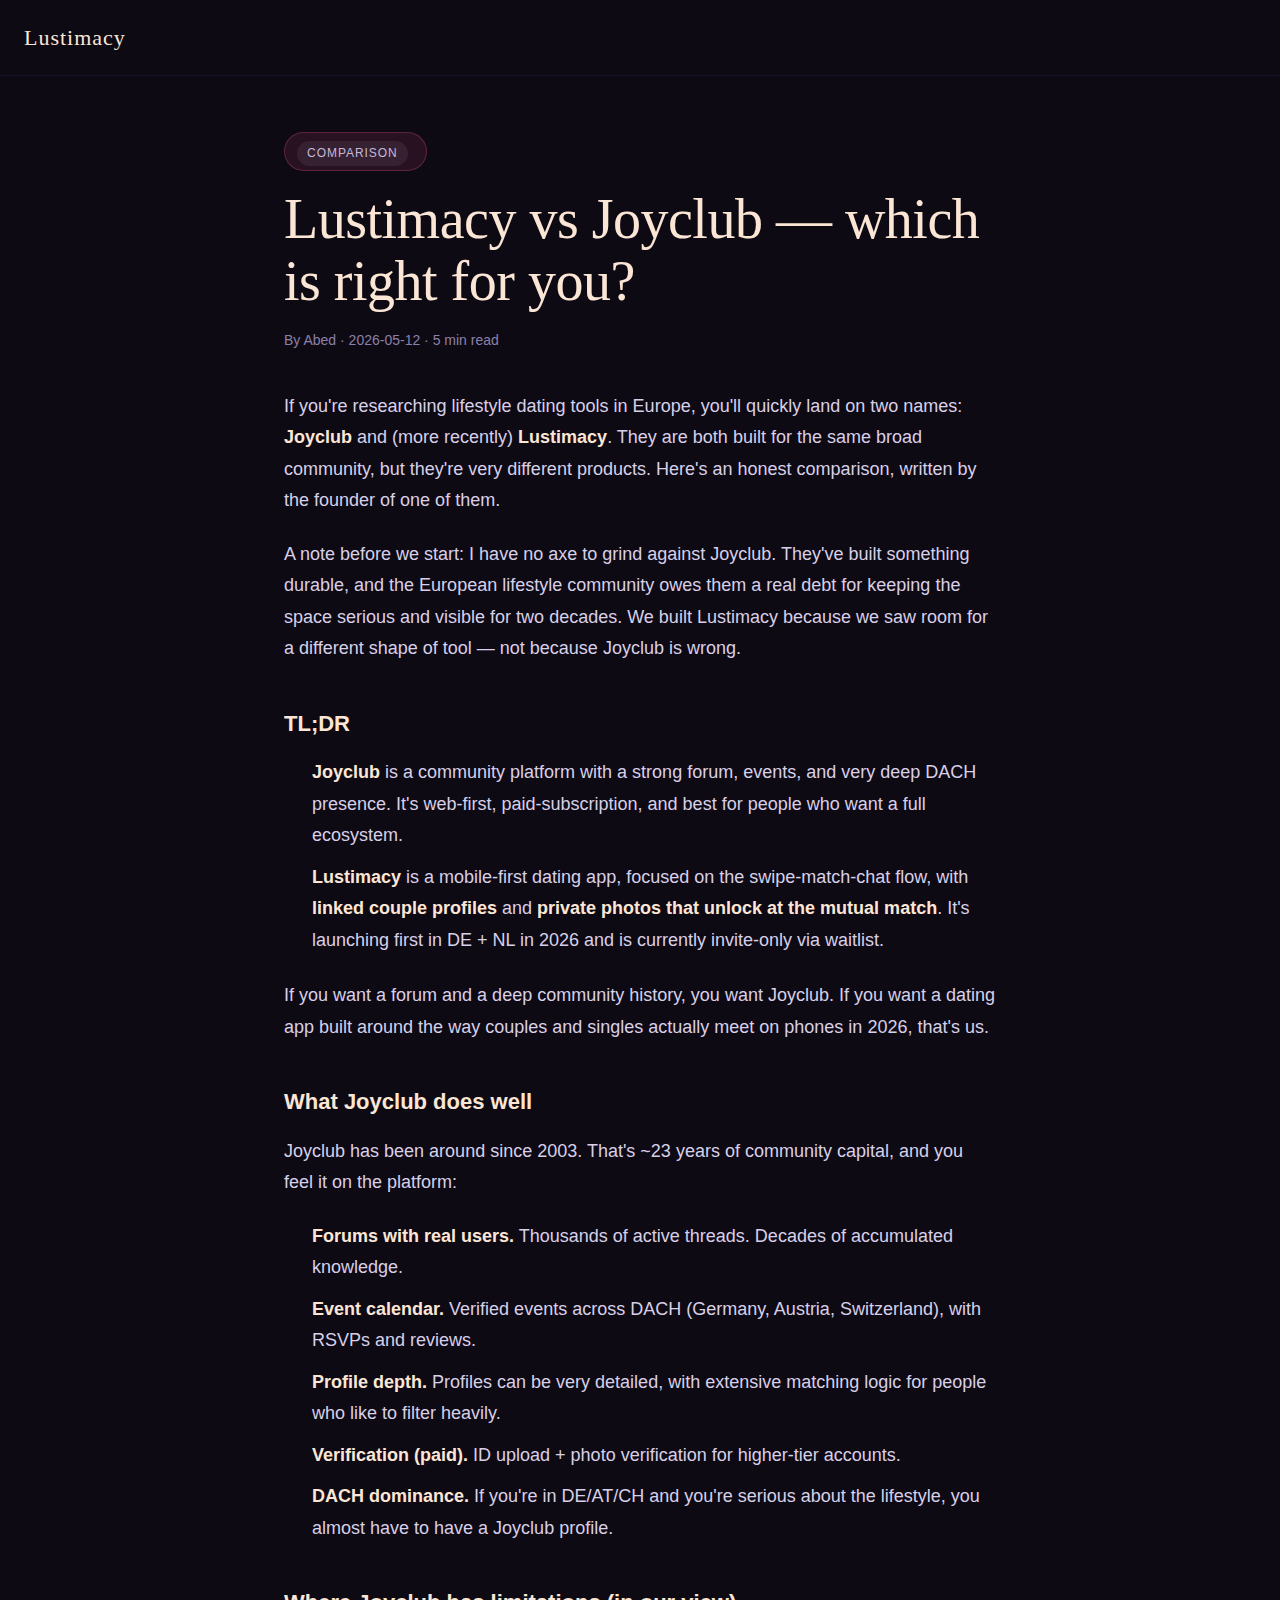
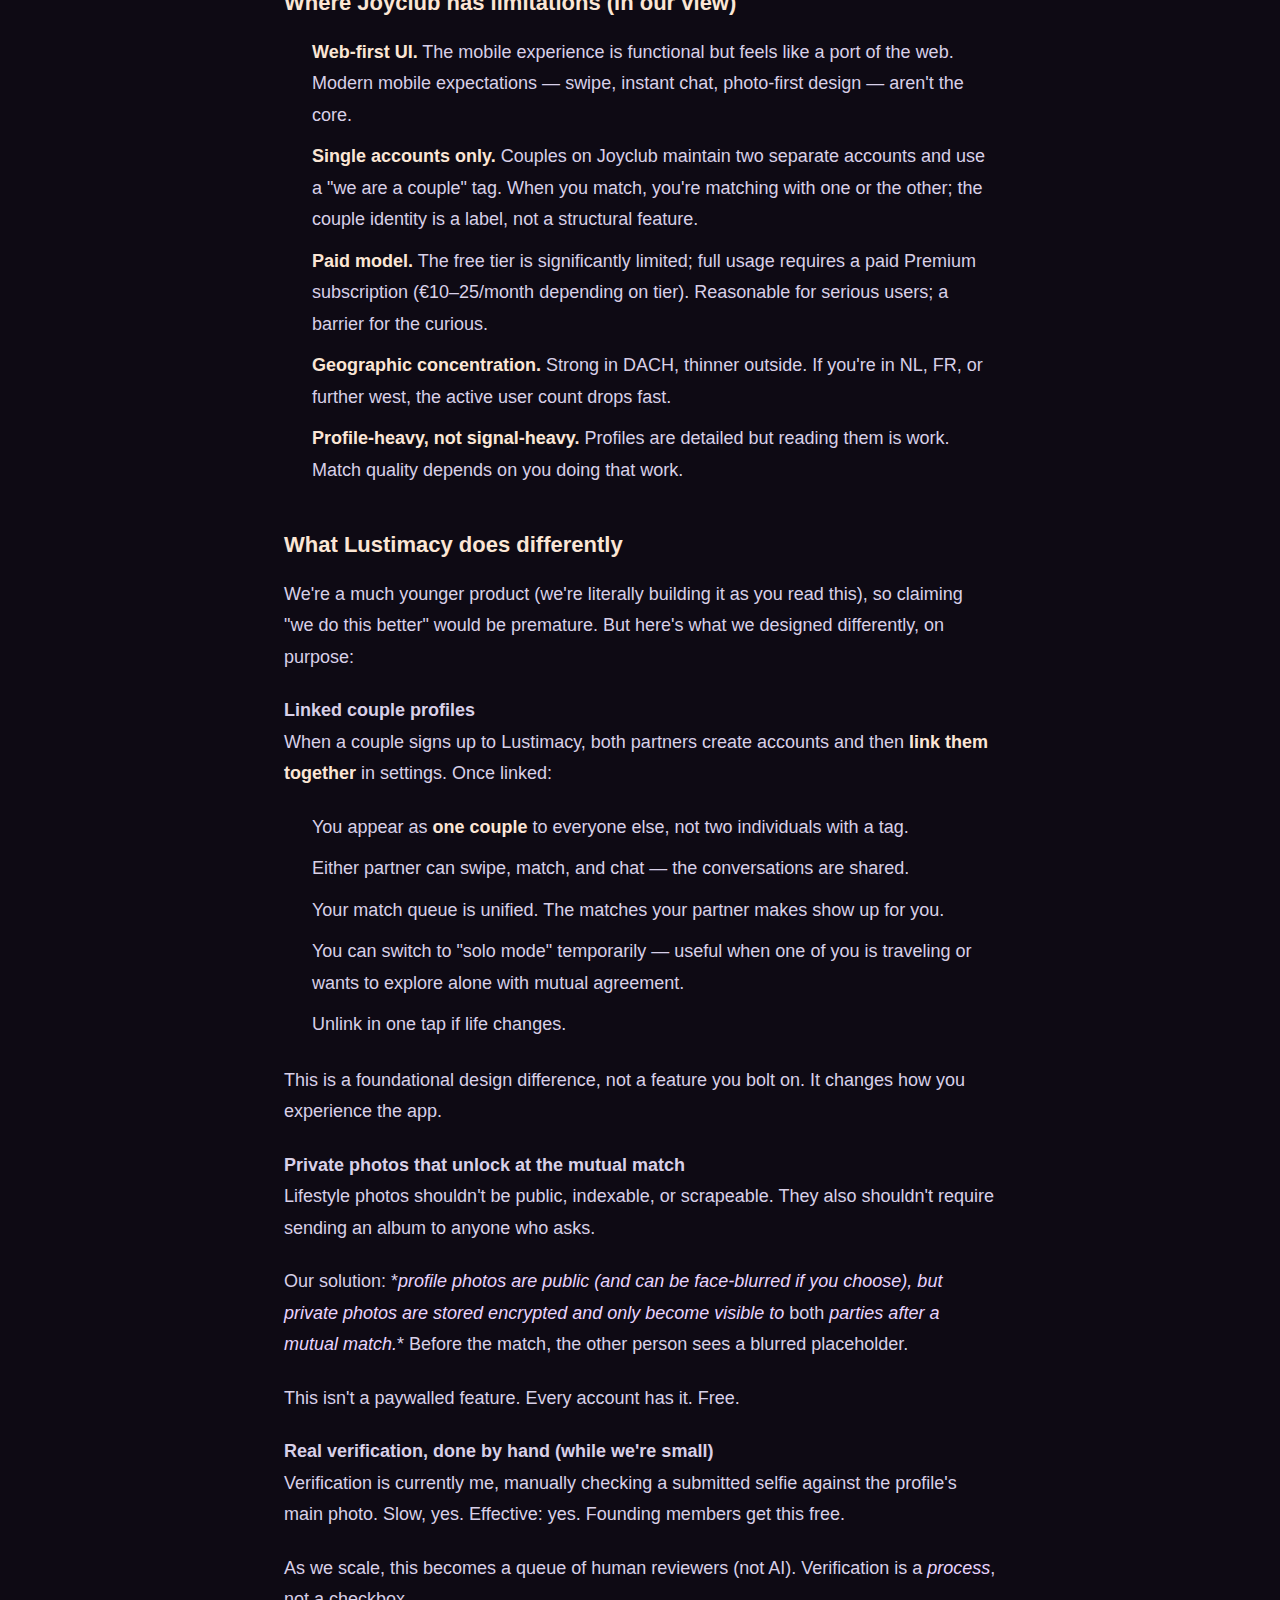
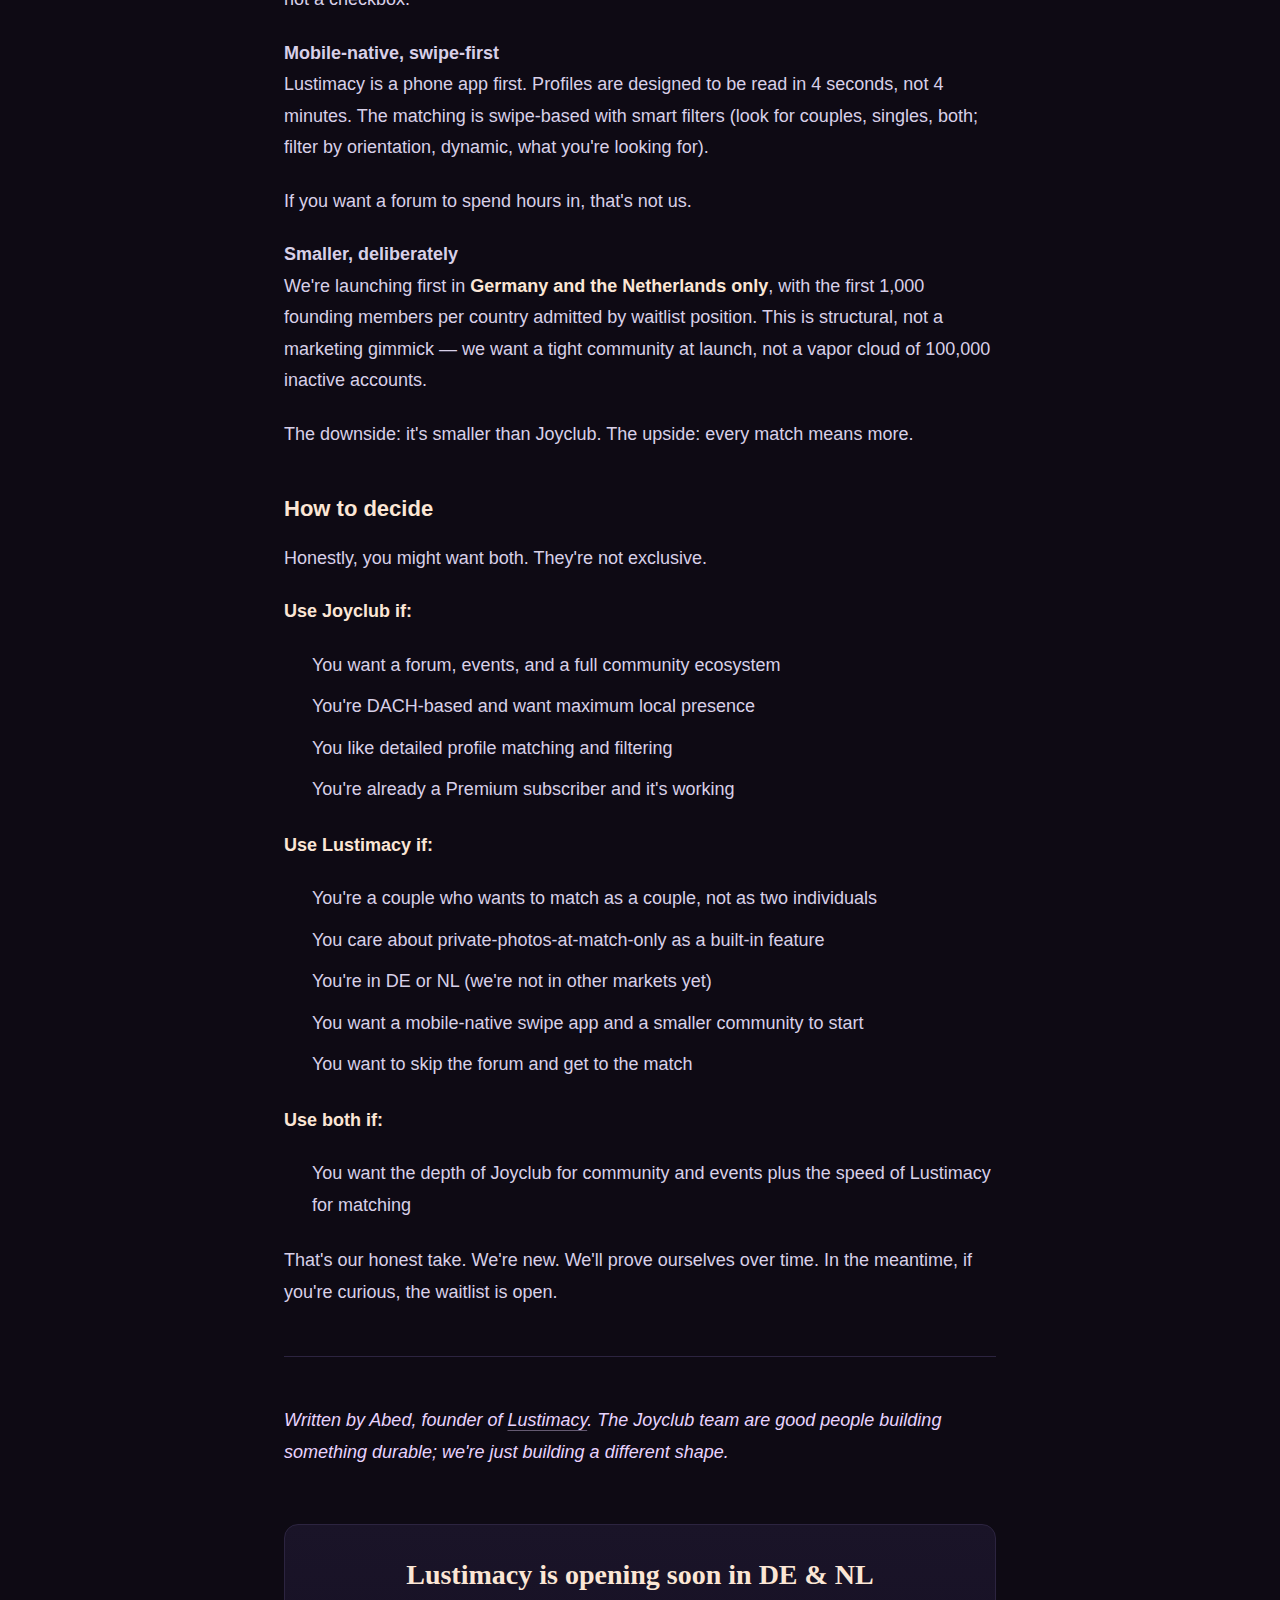
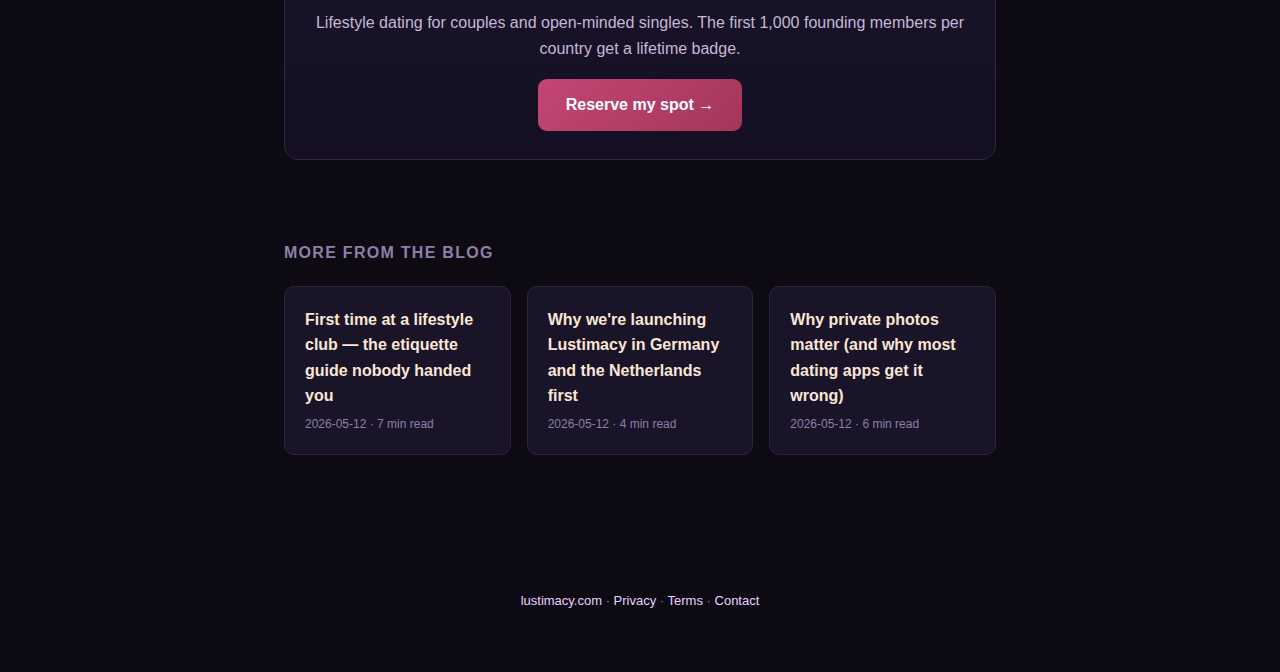
<file: blog/lustimacy-vs-joyclub/index.html>
<!DOCTYPE html>
<html lang="en">
<head>
<meta charset="utf-8">
<meta name="viewport" content="width=device-width,initial-scale=1">
<title>Lustimacy vs Joyclub — which is right for you? — Lustimacy</title>
<meta name="description" content="An honest comparison between Lustimacy and Joyclub for lifestyle daters in Europe. Different products, different audiences. Here&#39;s how to decide.">
<link rel="canonical" href="https://lustimacy.com/blog/lustimacy-vs-joyclub/">
<link rel="icon" href="/assets/favicon.svg" type="image/svg+xml">
<link rel="apple-touch-icon" href="/assets/apple-touch-icon.png">
<meta property="og:type" content="article">
<meta property="og:title" content="Lustimacy vs Joyclub — which is right for you?">
<meta property="og:description" content="An honest comparison between Lustimacy and Joyclub for lifestyle daters in Europe. Different products, different audiences. Here&#39;s how to decide.">
<meta property="og:url" content="https://lustimacy.com/blog/lustimacy-vs-joyclub/">
<meta property="og:image" content="https://lustimacy.com/assets/og-feature.jpg">
<meta property="og:site_name" content="Lustimacy">
<meta property="article:published_time" content="2026-05-12">
<meta property="article:modified_time" content="2026-05-12">
<meta property="article:author" content="Abed">
<meta name="twitter:card" content="summary_large_image">
<meta name="twitter:title" content="Lustimacy vs Joyclub — which is right for you?">
<meta name="twitter:description" content="An honest comparison between Lustimacy and Joyclub for lifestyle daters in Europe. Different products, different audiences. Here&#39;s how to decide.">
<meta name="twitter:image" content="https://lustimacy.com/assets/og-feature.jpg">
<link rel="stylesheet" href="/css/styles.css">
<link rel="preconnect" href="https://plausible.io">
<script defer data-domain="lustimacy.com" src="https://plausible.io/js/script.outbound-links.tagged-events.js"></script>
<script type="application/ld+json">{"@context":"https://schema.org","@type":"Article","headline":"Lustimacy vs Joyclub — which is right for you?","description":"An honest comparison between Lustimacy and Joyclub for lifestyle daters in Europe. Different products, different audiences. Here's how to decide.","author":{"@type":"Person","name":"Abed"},"publisher":{"@type":"Organization","name":"Lustimacy","logo":{"@type":"ImageObject","url":"https://lustimacy.com/assets/icon-512.png"}},"datePublished":"2026-05-12","dateModified":"2026-05-12","mainEntityOfPage":"https://lustimacy.com/blog/lustimacy-vs-joyclub/"}</script>
<style>
.post-wrap { max-width: 760px; margin: 0 auto; padding: 56px 24px 96px; }
.post-eyebrow { display: inline-block; padding: 4px 12px; background: rgba(196, 69, 116, 0.15); border: 1px solid rgba(196, 69, 116, 0.35); color: #e8d3ff; border-radius: 999px; font-size: 12px; letter-spacing: 0.08em; text-transform: uppercase; margin-bottom: 18px; }
.post-title { font-family: 'Cormorant Garamond', Georgia, serif; font-size: clamp(34px, 6vw, 56px); font-weight: 500; color: #fbe6d5; line-height: 1.1; margin: 0 0 16px; letter-spacing: -0.5px; }
.post-meta { color: #8c80a8; font-size: 14px; margin-bottom: 40px; }
.post-meta a { color: #e8d3ff; }
.post-body { color: #d8d0e8; font-size: 18px; line-height: 1.75; }
.post-body p { margin: 0 0 22px; }
.post-body h2 { font-family: 'Cormorant Garamond', Georgia, serif; font-size: 32px; font-weight: 500; color: #fbe6d5; margin: 56px 0 18px; line-height: 1.2; }
.post-body h3 { font-size: 22px; color: #fbe6d5; margin: 40px 0 14px; font-weight: 600; }
.post-body strong { color: #fbe6d5; }
.post-body em { color: #e8d3ff; }
.post-body a { color: #e8d3ff; text-decoration: underline; text-decoration-color: rgba(232, 211, 255, 0.4); text-underline-offset: 4px; }
.post-body a:hover { text-decoration-color: #e8d3ff; }
.post-body ul, .post-body ol { padding-left: 28px; margin: 0 0 24px; }
.post-body li { margin-bottom: 10px; }
.post-body blockquote { border-left: 3px solid #c44574; padding: 8px 0 8px 24px; margin: 28px 0; color: #c5b8d8; font-style: italic; }
.post-body hr { border: none; border-top: 1px solid #2c2440; margin: 48px 0; }
.post-body code { background: #1a1428; border: 1px solid #2c2440; border-radius: 4px; padding: 1px 6px; font-family: 'SF Mono', Menlo, monospace; font-size: 0.92em; color: #fbe6d5; }
.tag { display: inline-block; background: rgba(232, 211, 255, 0.08); color: #c5b8d8; font-size: 12px; padding: 3px 10px; border-radius: 999px; margin-right: 6px; margin-top: 4px; }
.cta-block { background: linear-gradient(180deg, #1a1428 0%, #150f24 100%); border: 1px solid #2c2440; border-radius: 14px; padding: 28px; margin: 56px 0 0; text-align: center; }
.cta-block h3 { font-family: 'Cormorant Garamond', Georgia, serif; font-size: 28px; color: #fbe6d5; margin: 0 0 12px; }
.cta-block p { color: #c5b8d8; margin: 0 0 18px; }
.cta-btn { display: inline-block; background: linear-gradient(135deg, #c44574 0%, #a4365a 100%); color: #fff; text-decoration: none; padding: 13px 28px; border-radius: 9px; font-weight: 600; }
.related { margin-top: 80px; }
.related h3 { font-size: 16px; letter-spacing: 0.08em; text-transform: uppercase; color: #8c80a8; margin: 0 0 20px; font-weight: 600; }
.related-grid { display: grid; grid-template-columns: repeat(auto-fit, minmax(220px, 1fr)); gap: 16px; }
.related-card { background: #1a1428; border: 1px solid #2c2440; border-radius: 10px; padding: 20px; color: #e8d3ff; text-decoration: none; transition: border 0.2s ease, transform 0.2s ease; }
.related-card:hover { border-color: #c44574; transform: translateY(-2px); }
.related-card__title { font-weight: 600; color: #fbe6d5; margin-bottom: 6px; }
.related-card__meta { font-size: 12px; color: #8c80a8; }
.topbar { padding: 20px 24px; border-bottom: 1px solid #1a1428; }
.topbar a { color: #fbe6d5; text-decoration: none; font-family: 'Cormorant Garamond', Georgia, serif; font-size: 22px; font-weight: 500; letter-spacing: 1px; }
</style>
</head>
<body>

<header class="topbar"><a href="/">Lustimacy</a></header>

<article class="post-wrap">
    <div class="post-eyebrow"><span class="tag">Comparison</span></div>
    <h1 class="post-title">Lustimacy vs Joyclub — which is right for you?</h1>
    <div class="post-meta">By Abed · 2026-05-12 · 5 min read</div>

    <div class="post-body"><p>If you&#39;re researching lifestyle dating tools in Europe, you&#39;ll quickly land on two names: <strong>Joyclub</strong> and (more recently) <strong>Lustimacy</strong>. They are both built for the same broad community, but they&#39;re very different products. Here&#39;s an honest comparison, written by the founder of one of them.</p>
<p>A note before we start: I have no axe to grind against Joyclub. They&#39;ve built something durable, and the European lifestyle community owes them a real debt for keeping the space serious and visible for two decades. We built Lustimacy because we saw room for a different shape of tool — not because Joyclub is wrong.</p>
<h3>TL;DR</h3>
<ul><li><strong>Joyclub</strong> is a community platform with a strong forum, events, and very deep DACH presence. It&#39;s web-first, paid-subscription, and best for people who want a full ecosystem.</li><li><strong>Lustimacy</strong> is a mobile-first dating app, focused on the swipe-match-chat flow, with <strong>linked couple profiles</strong> and <strong>private photos that unlock at the mutual match</strong>. It&#39;s launching first in DE + NL in 2026 and is currently invite-only via waitlist.</li></ul>
<p>If you want a forum and a deep community history, you want Joyclub. If you want a dating app built around the way couples and singles actually meet on phones in 2026, that&#39;s us.</p>
<h3>What Joyclub does well</h3>
<p>Joyclub has been around since 2003. That&#39;s ~23 years of community capital, and you feel it on the platform:</p>
<ul><li><strong>Forums with real users.</strong> Thousands of active threads. Decades of accumulated knowledge.</li><li><strong>Event calendar.</strong> Verified events across DACH (Germany, Austria, Switzerland), with RSVPs and reviews.</li><li><strong>Profile depth.</strong> Profiles can be very detailed, with extensive matching logic for people who like to filter heavily.</li><li><strong>Verification (paid).</strong> ID upload + photo verification for higher-tier accounts.</li><li><strong>DACH dominance.</strong> If you&#39;re in DE/AT/CH and you&#39;re serious about the lifestyle, you almost have to have a Joyclub profile.</li></ul>
<h3>Where Joyclub has limitations (in our view)</h3>
<ul><li><strong>Web-first UI.</strong> The mobile experience is functional but feels like a port of the web. Modern mobile expectations — swipe, instant chat, photo-first design — aren&#39;t the core.</li><li><strong>Single accounts only.</strong> Couples on Joyclub maintain two separate accounts and use a &quot;we are a couple&quot; tag. When you match, you&#39;re matching with one or the other; the couple identity is a label, not a structural feature.</li><li><strong>Paid model.</strong> The free tier is significantly limited; full usage requires a paid Premium subscription (€10–25/month depending on tier). Reasonable for serious users; a barrier for the curious.</li><li><strong>Geographic concentration.</strong> Strong in DACH, thinner outside. If you&#39;re in NL, FR, or further west, the active user count drops fast.</li><li><strong>Profile-heavy, not signal-heavy.</strong> Profiles are detailed but reading them is work. Match quality depends on you doing that work.</li></ul>
<h3>What Lustimacy does differently</h3>
<p>We&#39;re a much younger product (we&#39;re literally building it as you read this), so claiming &quot;we do this better&quot; would be premature. But here&#39;s what we designed differently, on purpose:</p>
<h4>Linked couple profiles</h4>
<p>When a couple signs up to Lustimacy, both partners create accounts and then <strong>link them together</strong> in settings. Once linked:</p>
<ul><li>You appear as <strong>one couple</strong> to everyone else, not two individuals with a tag.</li><li>Either partner can swipe, match, and chat — the conversations are shared.</li><li>Your match queue is unified. The matches your partner makes show up for you.</li><li>You can switch to &quot;solo mode&quot; temporarily — useful when one of you is traveling or wants to explore alone with mutual agreement.</li><li>Unlink in one tap if life changes.</li></ul>
<p>This is a foundational design difference, not a feature you bolt on. It changes how you experience the app.</p>
<h4>Private photos that unlock at the mutual match</h4>
<p>Lifestyle photos shouldn&#39;t be public, indexable, or scrapeable. They also shouldn&#39;t require sending an album to anyone who asks.</p>
<p>Our solution: *<em>profile photos are public (and can be face-blurred if you choose), but private photos are stored encrypted and only become visible to </em>both<em> parties after a mutual match.</em>* Before the match, the other person sees a blurred placeholder.</p>
<p>This isn&#39;t a paywalled feature. Every account has it. Free.</p>
<h4>Real verification, done by hand (while we&#39;re small)</h4>
<p>Verification is currently me, manually checking a submitted selfie against the profile&#39;s main photo. Slow, yes. Effective: yes. Founding members get this free.</p>
<p>As we scale, this becomes a queue of human reviewers (not AI). Verification is a <em>process</em>, not a checkbox.</p>
<h4>Mobile-native, swipe-first</h4>
<p>Lustimacy is a phone app first. Profiles are designed to be read in 4 seconds, not 4 minutes. The matching is swipe-based with smart filters (look for couples, singles, both; filter by orientation, dynamic, what you&#39;re looking for).</p>
<p>If you want a forum to spend hours in, that&#39;s not us.</p>
<h4>Smaller, deliberately</h4>
<p>We&#39;re launching first in <strong>Germany and the Netherlands only</strong>, with the first 1,000 founding members per country admitted by waitlist position. This is structural, not a marketing gimmick — we want a tight community at launch, not a vapor cloud of 100,000 inactive accounts.</p>
<p>The downside: it&#39;s smaller than Joyclub. The upside: every match means more.</p>
<h3>How to decide</h3>
<p>Honestly, you might want both. They&#39;re not exclusive.</p>
<p><strong>Use Joyclub if:</strong></p>
<ul><li>You want a forum, events, and a full community ecosystem</li><li>You&#39;re DACH-based and want maximum local presence</li><li>You like detailed profile matching and filtering</li><li>You&#39;re already a Premium subscriber and it&#39;s working</li></ul>
<p><strong>Use Lustimacy if:</strong></p>
<ul><li>You&#39;re a couple who wants to match as a couple, not as two individuals</li><li>You care about private-photos-at-match-only as a built-in feature</li><li>You&#39;re in DE or NL (we&#39;re not in other markets yet)</li><li>You want a mobile-native swipe app and a smaller community to start</li><li>You want to skip the forum and get to the match</li></ul>
<p><strong>Use both if:</strong></p>
<ul><li>You want the depth of Joyclub for community and events plus the speed of Lustimacy for matching</li></ul>
<p>That&#39;s our honest take. We&#39;re new. We&#39;ll prove ourselves over time. In the meantime, if you&#39;re curious, the waitlist is open.</p>
<hr>
<p><em>Written by Abed, founder of <a href="/">Lustimacy</a>. The Joyclub team are good people building something durable; we&#39;re just building a different shape.</em></p></div>

    <div class="cta-block">
        <h3>Lustimacy is opening soon in DE & NL</h3>
        <p>Lifestyle dating for couples and open-minded singles. The first 1,000 founding members per country get a lifetime badge.</p>
        <a class="cta-btn" href="/">Reserve my spot →</a>
    </div>

    <div class="related">
        <h3>More from the blog</h3>
        <div class="related-grid"><a class="related-card" href="/blog/first-time-swinger-club-etiquette/"><div class="related-card__title">First time at a lifestyle club — the etiquette guide nobody handed you</div><div class="related-card__meta">2026-05-12 · 7 min read</div></a><a class="related-card" href="/blog/lifestyle-dating-de-nl-launch/"><div class="related-card__title">Why we&#39;re launching Lustimacy in Germany and the Netherlands first</div><div class="related-card__meta">2026-05-12 · 4 min read</div></a><a class="related-card" href="/blog/private-photos-dating-apps/"><div class="related-card__title">Why private photos matter (and why most dating apps get it wrong)</div><div class="related-card__meta">2026-05-12 · 6 min read</div></a></div>
    </div>
</article>

<footer style="text-align:center;color:#8c80a8;font-size:13px;padding:40px 24px 60px;">
    <a href="/" style="color:#e8d3ff;text-decoration:none;">lustimacy.com</a> ·
    <a href="/privacy.html" style="color:#e8d3ff;text-decoration:none;">Privacy</a> ·
    <a href="/terms.html" style="color:#e8d3ff;text-decoration:none;">Terms</a> ·
    <a href="/contact.html" style="color:#e8d3ff;text-decoration:none;">Contact</a>
</footer>

</body>
</html>
</file>
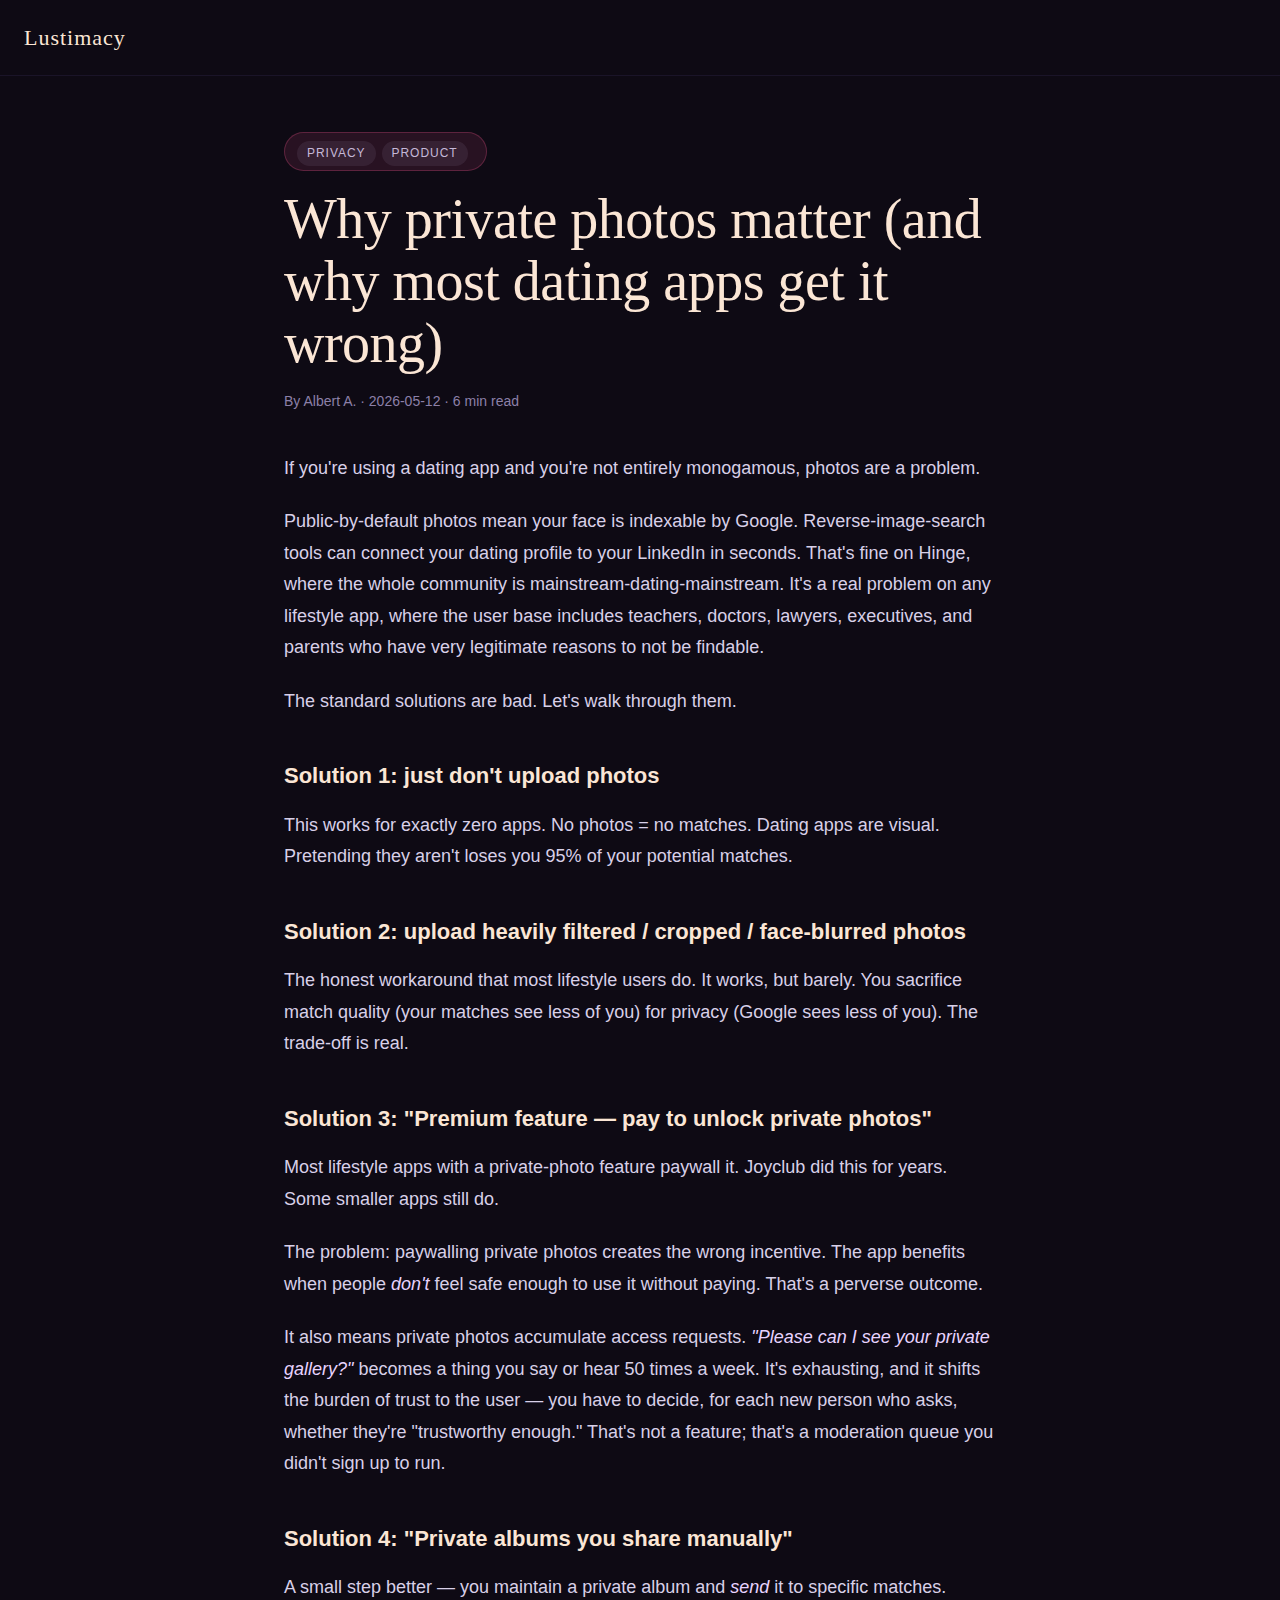
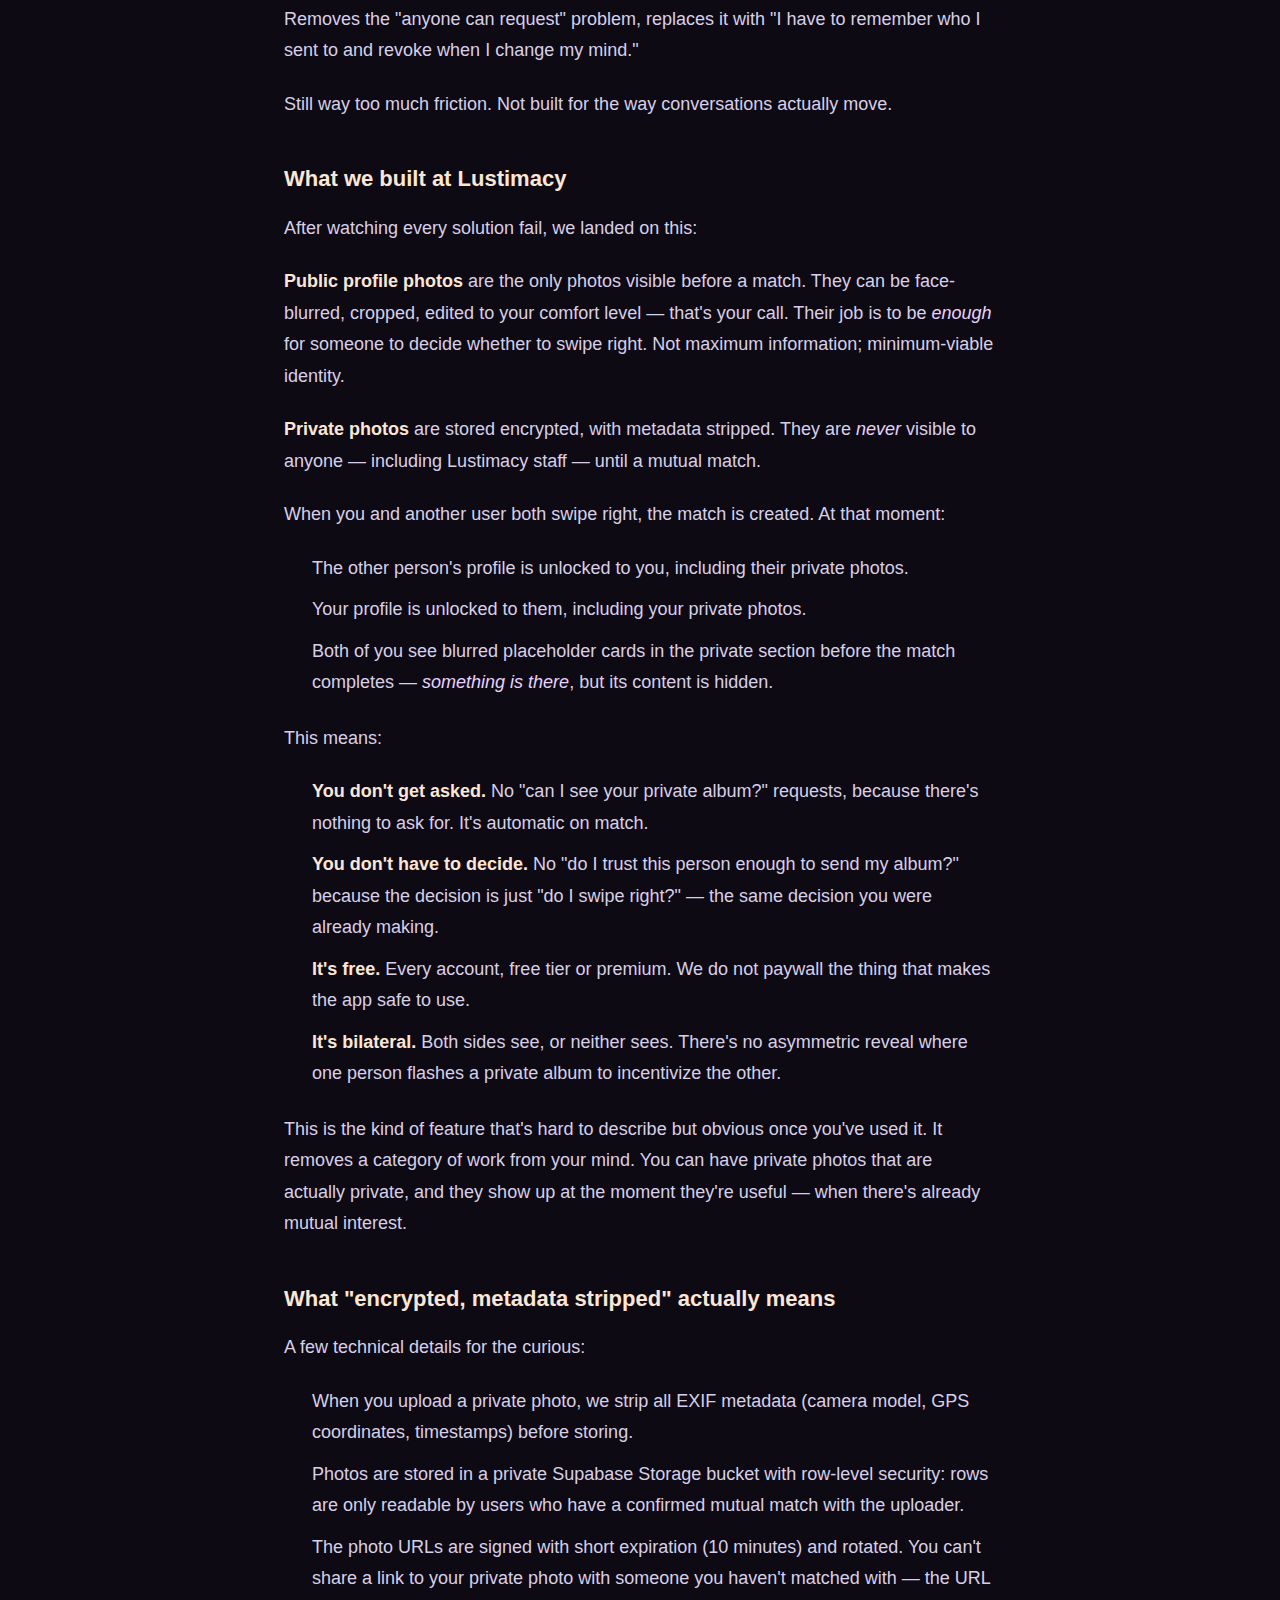
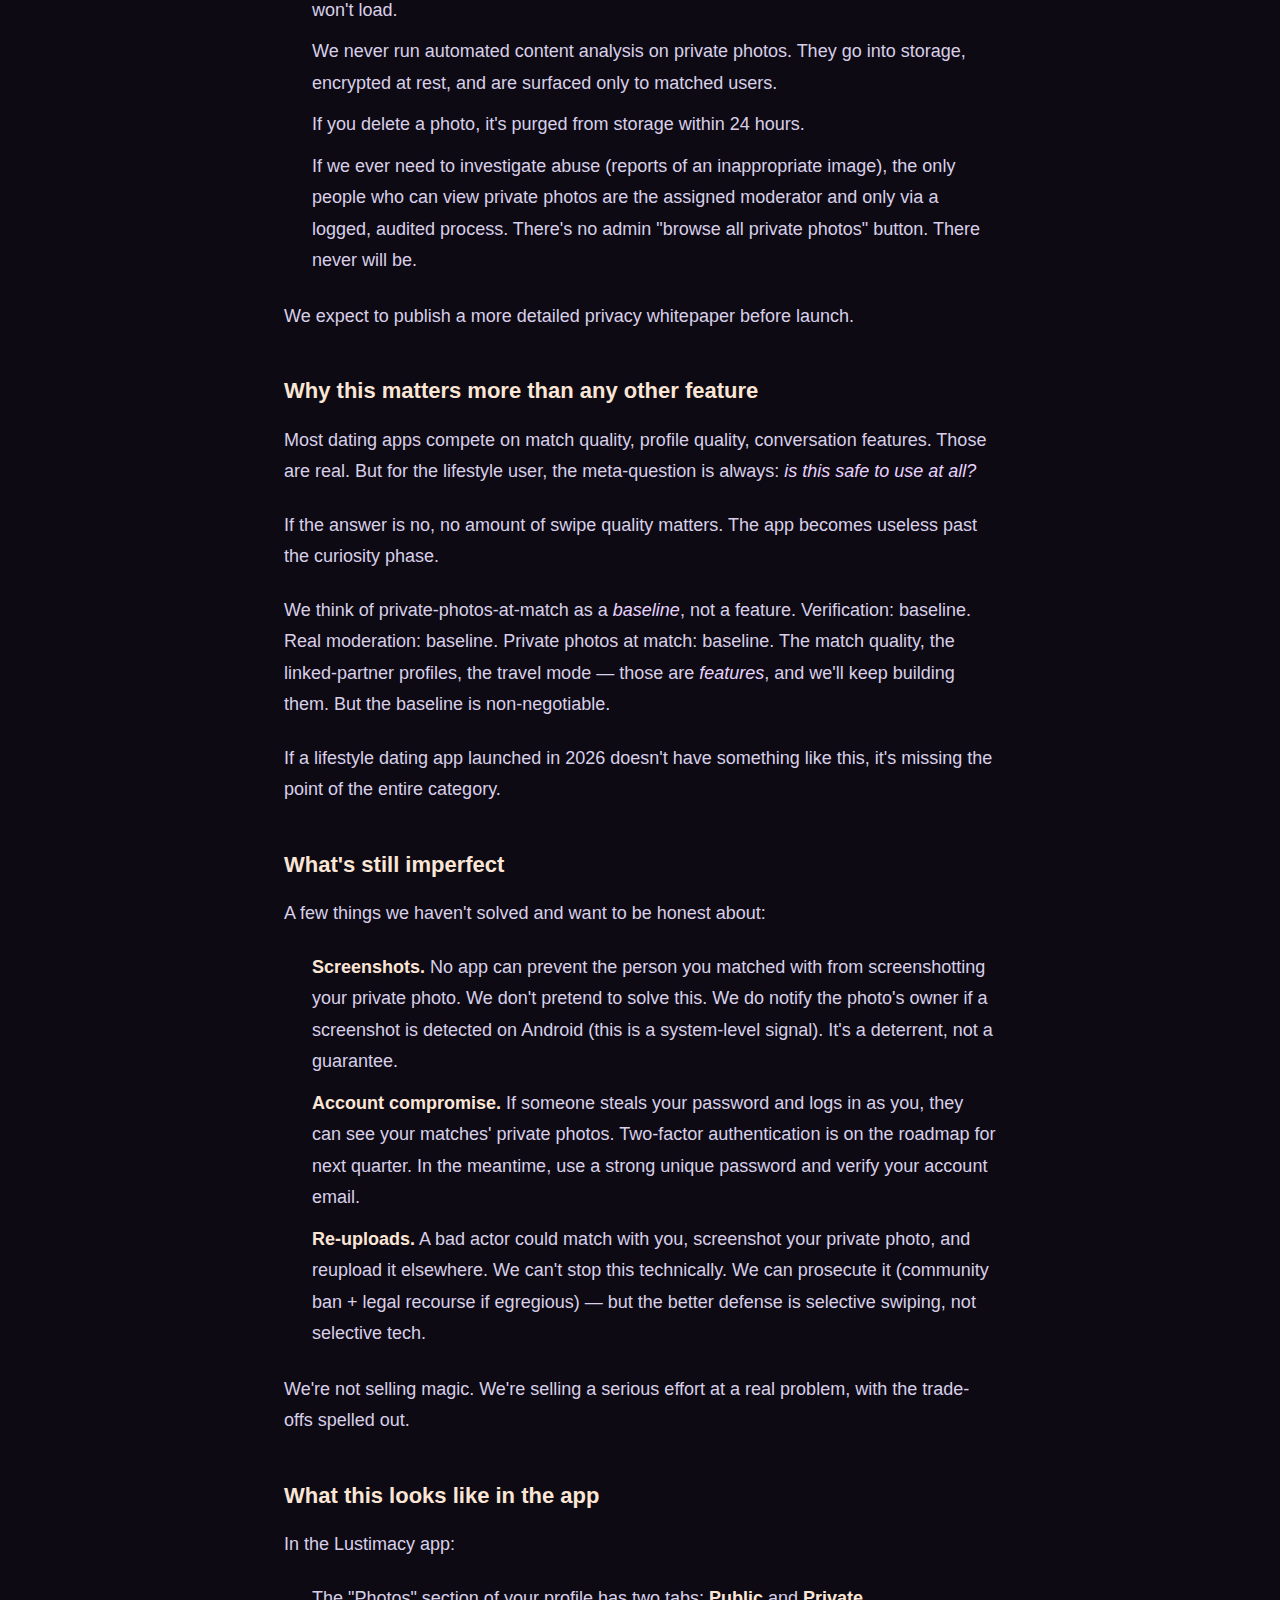
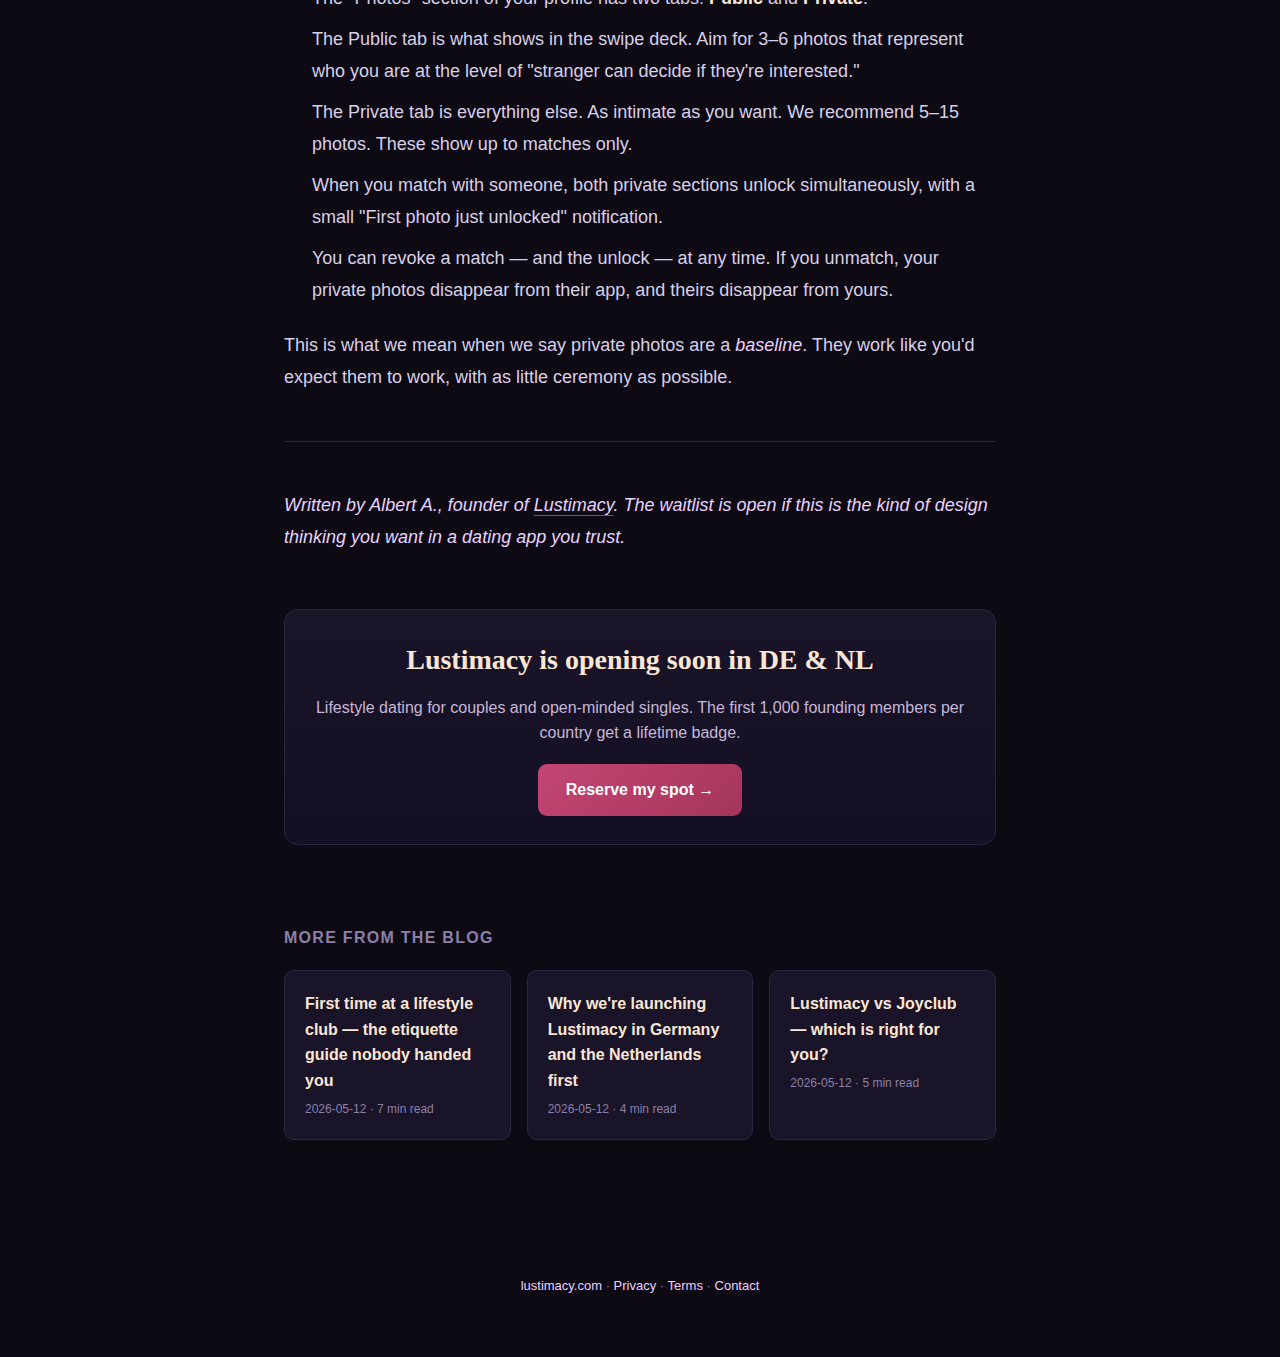
<file: blog/private-photos-dating-apps/index.html>
<!DOCTYPE html>
<html lang="en">
<head>
<meta charset="utf-8">
<meta name="viewport" content="width=device-width,initial-scale=1">
<title>Why private photos matter (and why most dating apps get it wrong) — Lustimacy</title>
<meta name="description" content="Public-by-default photos are a liability for lifestyle daters. Paywalled photos are a bad compromise. Here&#39;s what a real solution looks like, and how Lustimacy built it.">
<link rel="canonical" href="https://lustimacy.com/blog/private-photos-dating-apps/">
<link rel="icon" href="/assets/favicon.svg" type="image/svg+xml">
<link rel="apple-touch-icon" href="/assets/apple-touch-icon.png">
<meta property="og:type" content="article">
<meta property="og:title" content="Why private photos matter (and why most dating apps get it wrong)">
<meta property="og:description" content="Public-by-default photos are a liability for lifestyle daters. Paywalled photos are a bad compromise. Here&#39;s what a real solution looks like, and how Lustimacy built it.">
<meta property="og:url" content="https://lustimacy.com/blog/private-photos-dating-apps/">
<meta property="og:image" content="https://lustimacy.com/assets/og-feature.jpg">
<meta property="og:site_name" content="Lustimacy">
<meta property="article:published_time" content="2026-05-12">
<meta property="article:modified_time" content="2026-05-12">
<meta property="article:author" content="Albert A.">
<meta name="twitter:card" content="summary_large_image">
<meta name="twitter:title" content="Why private photos matter (and why most dating apps get it wrong)">
<meta name="twitter:description" content="Public-by-default photos are a liability for lifestyle daters. Paywalled photos are a bad compromise. Here&#39;s what a real solution looks like, and how Lustimacy built it.">
<meta name="twitter:image" content="https://lustimacy.com/assets/og-feature.jpg">
<link rel="stylesheet" href="/css/styles.css">
<link rel="preconnect" href="https://plausible.io">
<script defer data-domain="lustimacy.com" src="https://plausible.io/js/script.outbound-links.tagged-events.js"></script>
<script type="application/ld+json">{"@context":"https://schema.org","@type":"Article","headline":"Why private photos matter (and why most dating apps get it wrong)","description":"Public-by-default photos are a liability for lifestyle daters. Paywalled photos are a bad compromise. Here's what a real solution looks like, and how Lustimacy built it.","author":{"@type":"Person","name":"Albert A."},"publisher":{"@type":"Organization","name":"Lustimacy","logo":{"@type":"ImageObject","url":"https://lustimacy.com/assets/icon-512.png"}},"datePublished":"2026-05-12","dateModified":"2026-05-12","mainEntityOfPage":"https://lustimacy.com/blog/private-photos-dating-apps/"}</script>
<style>
.post-wrap { max-width: 760px; margin: 0 auto; padding: 56px 24px 96px; }
.post-eyebrow { display: inline-block; padding: 4px 12px; background: rgba(196, 69, 116, 0.15); border: 1px solid rgba(196, 69, 116, 0.35); color: #e8d3ff; border-radius: 999px; font-size: 12px; letter-spacing: 0.08em; text-transform: uppercase; margin-bottom: 18px; }
.post-title { font-family: 'Cormorant Garamond', Georgia, serif; font-size: clamp(34px, 6vw, 56px); font-weight: 500; color: #fbe6d5; line-height: 1.1; margin: 0 0 16px; letter-spacing: -0.5px; }
.post-meta { color: #8c80a8; font-size: 14px; margin-bottom: 40px; }
.post-meta a { color: #e8d3ff; }
.post-body { color: #d8d0e8; font-size: 18px; line-height: 1.75; }
.post-body p { margin: 0 0 22px; }
.post-body h2 { font-family: 'Cormorant Garamond', Georgia, serif; font-size: 32px; font-weight: 500; color: #fbe6d5; margin: 56px 0 18px; line-height: 1.2; }
.post-body h3 { font-size: 22px; color: #fbe6d5; margin: 40px 0 14px; font-weight: 600; }
.post-body strong { color: #fbe6d5; }
.post-body em { color: #e8d3ff; }
.post-body a { color: #e8d3ff; text-decoration: underline; text-decoration-color: rgba(232, 211, 255, 0.4); text-underline-offset: 4px; }
.post-body a:hover { text-decoration-color: #e8d3ff; }
.post-body ul, .post-body ol { padding-left: 28px; margin: 0 0 24px; }
.post-body li { margin-bottom: 10px; }
.post-body blockquote { border-left: 3px solid #c44574; padding: 8px 0 8px 24px; margin: 28px 0; color: #c5b8d8; font-style: italic; }
.post-body hr { border: none; border-top: 1px solid #2c2440; margin: 48px 0; }
.post-body code { background: #1a1428; border: 1px solid #2c2440; border-radius: 4px; padding: 1px 6px; font-family: 'SF Mono', Menlo, monospace; font-size: 0.92em; color: #fbe6d5; }
.tag { display: inline-block; background: rgba(232, 211, 255, 0.08); color: #c5b8d8; font-size: 12px; padding: 3px 10px; border-radius: 999px; margin-right: 6px; margin-top: 4px; }
.cta-block { background: linear-gradient(180deg, #1a1428 0%, #150f24 100%); border: 1px solid #2c2440; border-radius: 14px; padding: 28px; margin: 56px 0 0; text-align: center; }
.cta-block h3 { font-family: 'Cormorant Garamond', Georgia, serif; font-size: 28px; color: #fbe6d5; margin: 0 0 12px; }
.cta-block p { color: #c5b8d8; margin: 0 0 18px; }
.cta-btn { display: inline-block; background: linear-gradient(135deg, #c44574 0%, #a4365a 100%); color: #fff; text-decoration: none; padding: 13px 28px; border-radius: 9px; font-weight: 600; }
.related { margin-top: 80px; }
.related h3 { font-size: 16px; letter-spacing: 0.08em; text-transform: uppercase; color: #8c80a8; margin: 0 0 20px; font-weight: 600; }
.related-grid { display: grid; grid-template-columns: repeat(auto-fit, minmax(220px, 1fr)); gap: 16px; }
.related-card { background: #1a1428; border: 1px solid #2c2440; border-radius: 10px; padding: 20px; color: #e8d3ff; text-decoration: none; transition: border 0.2s ease, transform 0.2s ease; }
.related-card:hover { border-color: #c44574; transform: translateY(-2px); }
.related-card__title { font-weight: 600; color: #fbe6d5; margin-bottom: 6px; }
.related-card__meta { font-size: 12px; color: #8c80a8; }
.topbar { padding: 20px 24px; border-bottom: 1px solid #1a1428; }
.topbar a { color: #fbe6d5; text-decoration: none; font-family: 'Cormorant Garamond', Georgia, serif; font-size: 22px; font-weight: 500; letter-spacing: 1px; }
</style>
</head>
<body>

<header class="topbar"><a href="/">Lustimacy</a></header>

<article class="post-wrap">
    <div class="post-eyebrow"><span class="tag">Privacy</span><span class="tag">Product</span></div>
    <h1 class="post-title">Why private photos matter (and why most dating apps get it wrong)</h1>
    <div class="post-meta">By Albert A. · 2026-05-12 · 6 min read</div>

    <div class="post-body"><p>If you&#39;re using a dating app and you&#39;re not entirely monogamous, photos are a problem.</p>
<p>Public-by-default photos mean your face is indexable by Google. Reverse-image-search tools can connect your dating profile to your LinkedIn in seconds. That&#39;s fine on Hinge, where the whole community is mainstream-dating-mainstream. It&#39;s a real problem on any lifestyle app, where the user base includes teachers, doctors, lawyers, executives, and parents who have very legitimate reasons to not be findable.</p>
<p>The standard solutions are bad. Let&#39;s walk through them.</p>
<h3>Solution 1: just don&#39;t upload photos</h3>
<p>This works for exactly zero apps. No photos = no matches. Dating apps are visual. Pretending they aren&#39;t loses you 95% of your potential matches.</p>
<h3>Solution 2: upload heavily filtered / cropped / face-blurred photos</h3>
<p>The honest workaround that most lifestyle users do. It works, but barely. You sacrifice match quality (your matches see less of you) for privacy (Google sees less of you). The trade-off is real.</p>
<h3>Solution 3: &quot;Premium feature — pay to unlock private photos&quot;</h3>
<p>Most lifestyle apps with a private-photo feature paywall it. Joyclub did this for years. Some smaller apps still do.</p>
<p>The problem: paywalling private photos creates the wrong incentive. The app benefits when people <em>don&#39;t</em> feel safe enough to use it without paying. That&#39;s a perverse outcome.</p>
<p>It also means private photos accumulate access requests. <em>&quot;Please can I see your private gallery?&quot;</em> becomes a thing you say or hear 50 times a week. It&#39;s exhausting, and it shifts the burden of trust to the user — you have to decide, for each new person who asks, whether they&#39;re &quot;trustworthy enough.&quot; That&#39;s not a feature; that&#39;s a moderation queue you didn&#39;t sign up to run.</p>
<h3>Solution 4: &quot;Private albums you share manually&quot;</h3>
<p>A small step better — you maintain a private album and <em>send</em> it to specific matches. Removes the &quot;anyone can request&quot; problem, replaces it with &quot;I have to remember who I sent to and revoke when I change my mind.&quot;</p>
<p>Still way too much friction. Not built for the way conversations actually move.</p>
<h3>What we built at Lustimacy</h3>
<p>After watching every solution fail, we landed on this:</p>
<p><strong>Public profile photos</strong> are the only photos visible before a match. They can be face-blurred, cropped, edited to your comfort level — that&#39;s your call. Their job is to be <em>enough</em> for someone to decide whether to swipe right. Not maximum information; minimum-viable identity.</p>
<p><strong>Private photos</strong> are stored encrypted, with metadata stripped. They are <em>never</em> visible to anyone — including Lustimacy staff — until a mutual match.</p>
<p>When you and another user both swipe right, the match is created. At that moment:</p>
<ul><li>The other person&#39;s profile is unlocked to you, including their private photos.</li><li>Your profile is unlocked to them, including your private photos.</li><li>Both of you see blurred placeholder cards in the private section before the match completes — <em>something is there</em>, but its content is hidden.</li></ul>
<p>This means:</p>
<ul><li><strong>You don&#39;t get asked.</strong> No &quot;can I see your private album?&quot; requests, because there&#39;s nothing to ask for. It&#39;s automatic on match.</li><li><strong>You don&#39;t have to decide.</strong> No &quot;do I trust this person enough to send my album?&quot; because the decision is just &quot;do I swipe right?&quot; — the same decision you were already making.</li><li><strong>It&#39;s free.</strong> Every account, free tier or premium. We do not paywall the thing that makes the app safe to use.</li><li><strong>It&#39;s bilateral.</strong> Both sides see, or neither sees. There&#39;s no asymmetric reveal where one person flashes a private album to incentivize the other.</li></ul>
<p>This is the kind of feature that&#39;s hard to describe but obvious once you&#39;ve used it. It removes a category of work from your mind. You can have private photos that are actually private, and they show up at the moment they&#39;re useful — when there&#39;s already mutual interest.</p>
<h3>What &quot;encrypted, metadata stripped&quot; actually means</h3>
<p>A few technical details for the curious:</p>
<ul><li>When you upload a private photo, we strip all EXIF metadata (camera model, GPS coordinates, timestamps) before storing.</li><li>Photos are stored in a private Supabase Storage bucket with row-level security: rows are only readable by users who have a confirmed mutual match with the uploader.</li><li>The photo URLs are signed with short expiration (10 minutes) and rotated. You can&#39;t share a link to your private photo with someone you haven&#39;t matched with — the URL won&#39;t load.</li><li>We never run automated content analysis on private photos. They go into storage, encrypted at rest, and are surfaced only to matched users.</li><li>If you delete a photo, it&#39;s purged from storage within 24 hours.</li><li>If we ever need to investigate abuse (reports of an inappropriate image), the only people who can view private photos are the assigned moderator and only via a logged, audited process. There&#39;s no admin &quot;browse all private photos&quot; button. There never will be.</li></ul>
<p>We expect to publish a more detailed privacy whitepaper before launch.</p>
<h3>Why this matters more than any other feature</h3>
<p>Most dating apps compete on match quality, profile quality, conversation features. Those are real. But for the lifestyle user, the meta-question is always: <em>is this safe to use at all?</em></p>
<p>If the answer is no, no amount of swipe quality matters. The app becomes useless past the curiosity phase.</p>
<p>We think of private-photos-at-match as a <em>baseline</em>, not a feature. Verification: baseline. Real moderation: baseline. Private photos at match: baseline. The match quality, the linked-partner profiles, the travel mode — those are <em>features</em>, and we&#39;ll keep building them. But the baseline is non-negotiable.</p>
<p>If a lifestyle dating app launched in 2026 doesn&#39;t have something like this, it&#39;s missing the point of the entire category.</p>
<h3>What&#39;s still imperfect</h3>
<p>A few things we haven&#39;t solved and want to be honest about:</p>
<ul><li><strong>Screenshots.</strong> No app can prevent the person you matched with from screenshotting your private photo. We don&#39;t pretend to solve this. We do notify the photo&#39;s owner if a screenshot is detected on Android (this is a system-level signal). It&#39;s a deterrent, not a guarantee.</li><li><strong>Account compromise.</strong> If someone steals your password and logs in as you, they can see your matches&#39; private photos. Two-factor authentication is on the roadmap for next quarter. In the meantime, use a strong unique password and verify your account email.</li><li><strong>Re-uploads.</strong> A bad actor could match with you, screenshot your private photo, and reupload it elsewhere. We can&#39;t stop this technically. We can prosecute it (community ban + legal recourse if egregious) — but the better defense is selective swiping, not selective tech.</li></ul>
<p>We&#39;re not selling magic. We&#39;re selling a serious effort at a real problem, with the trade-offs spelled out.</p>
<h3>What this looks like in the app</h3>
<p>In the Lustimacy app:</p>
<ul><li>The &quot;Photos&quot; section of your profile has two tabs: <strong>Public</strong> and <strong>Private</strong>.</li><li>The Public tab is what shows in the swipe deck. Aim for 3–6 photos that represent who you are at the level of &quot;stranger can decide if they&#39;re interested.&quot;</li><li>The Private tab is everything else. As intimate as you want. We recommend 5–15 photos. These show up to matches only.</li><li>When you match with someone, both private sections unlock simultaneously, with a small &quot;First photo just unlocked&quot; notification.</li><li>You can revoke a match — and the unlock — at any time. If you unmatch, your private photos disappear from their app, and theirs disappear from yours.</li></ul>
<p>This is what we mean when we say private photos are a <em>baseline</em>. They work like you&#39;d expect them to work, with as little ceremony as possible.</p>
<hr>
<p><em>Written by Albert A., founder of <a href="/">Lustimacy</a>. The waitlist is open if this is the kind of design thinking you want in a dating app you trust.</em></p></div>

    <div class="cta-block">
        <h3>Lustimacy is opening soon in DE & NL</h3>
        <p>Lifestyle dating for couples and open-minded singles. The first 1,000 founding members per country get a lifetime badge.</p>
        <a class="cta-btn" href="/">Reserve my spot →</a>
    </div>

    <div class="related">
        <h3>More from the blog</h3>
        <div class="related-grid"><a class="related-card" href="/blog/first-time-swinger-club-etiquette/"><div class="related-card__title">First time at a lifestyle club — the etiquette guide nobody handed you</div><div class="related-card__meta">2026-05-12 · 7 min read</div></a><a class="related-card" href="/blog/lifestyle-dating-de-nl-launch/"><div class="related-card__title">Why we&#39;re launching Lustimacy in Germany and the Netherlands first</div><div class="related-card__meta">2026-05-12 · 4 min read</div></a><a class="related-card" href="/blog/lustimacy-vs-joyclub/"><div class="related-card__title">Lustimacy vs Joyclub — which is right for you?</div><div class="related-card__meta">2026-05-12 · 5 min read</div></a></div>
    </div>
</article>

<footer style="text-align:center;color:#8c80a8;font-size:13px;padding:40px 24px 60px;">
    <a href="/" style="color:#e8d3ff;text-decoration:none;">lustimacy.com</a> ·
    <a href="/privacy.html" style="color:#e8d3ff;text-decoration:none;">Privacy</a> ·
    <a href="/terms.html" style="color:#e8d3ff;text-decoration:none;">Terms</a> ·
    <a href="/contact.html" style="color:#e8d3ff;text-decoration:none;">Contact</a>
</footer>

</body>
</html>
</file>
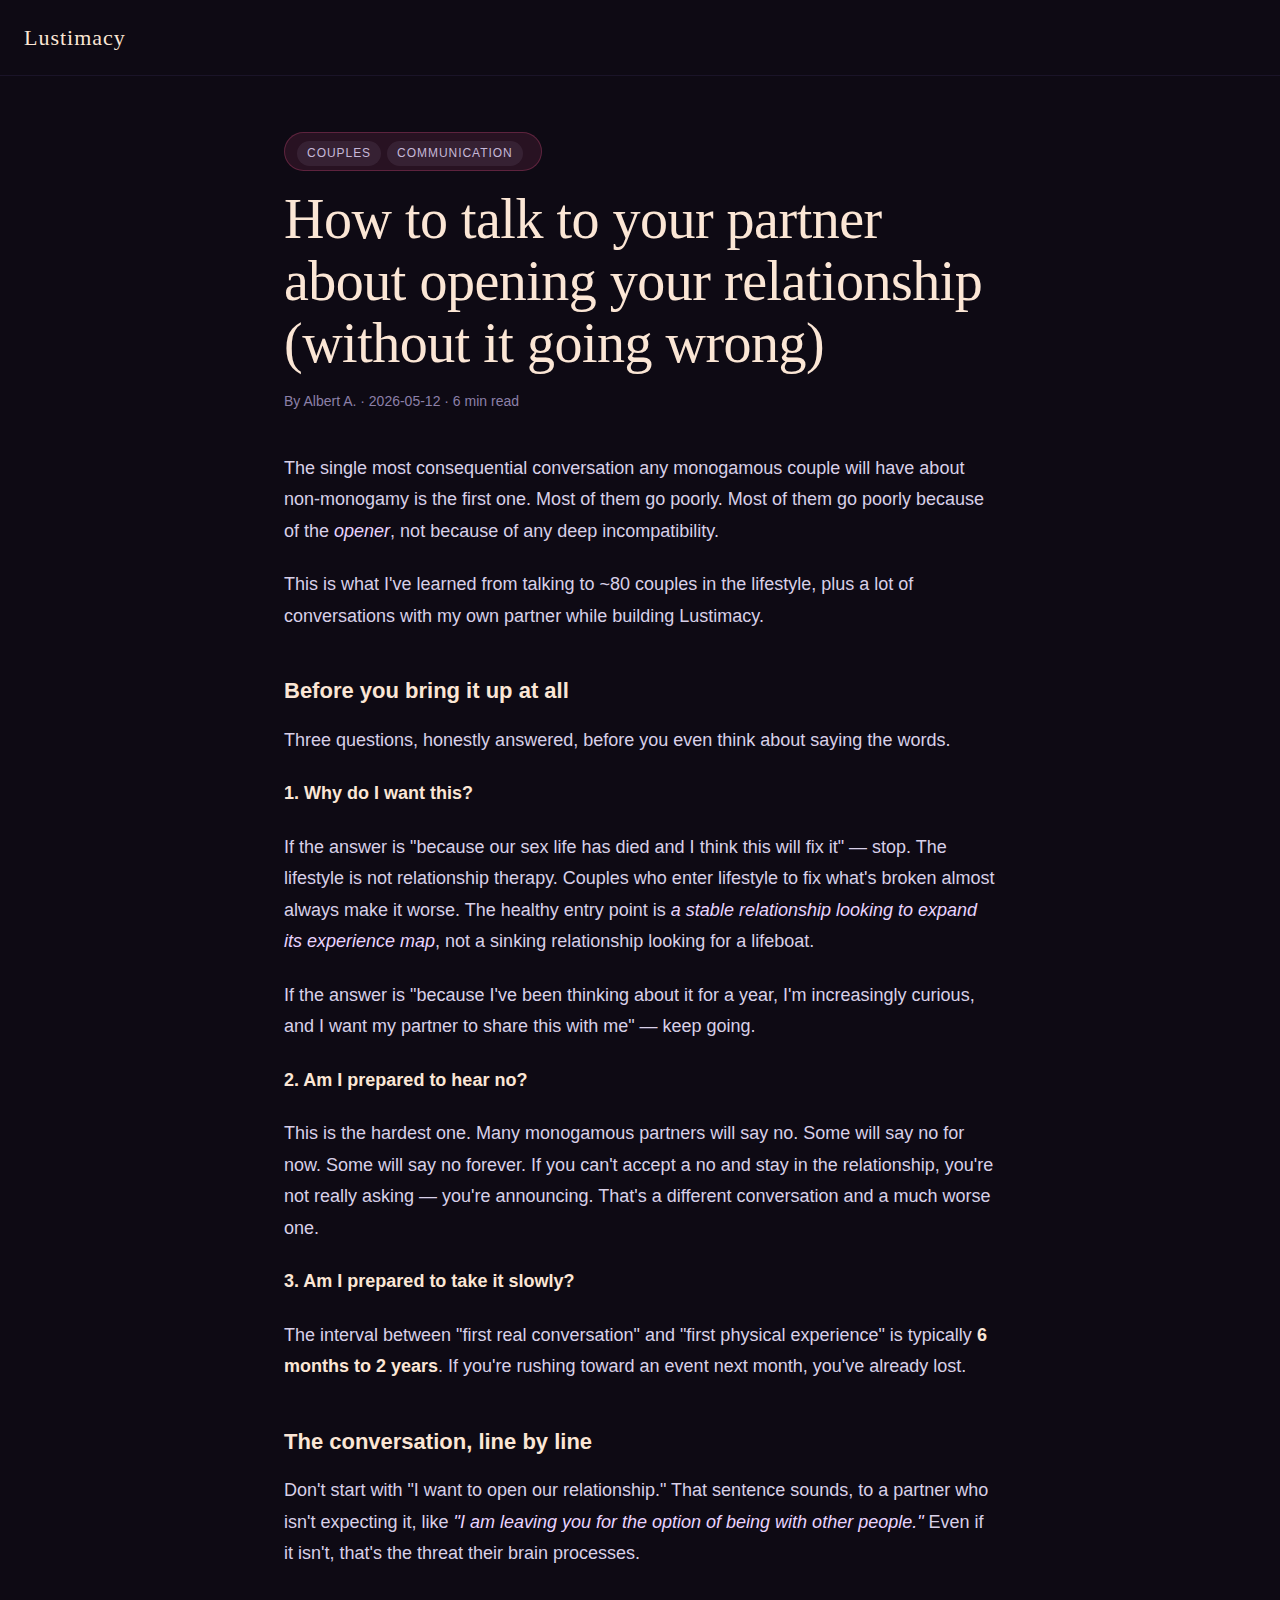
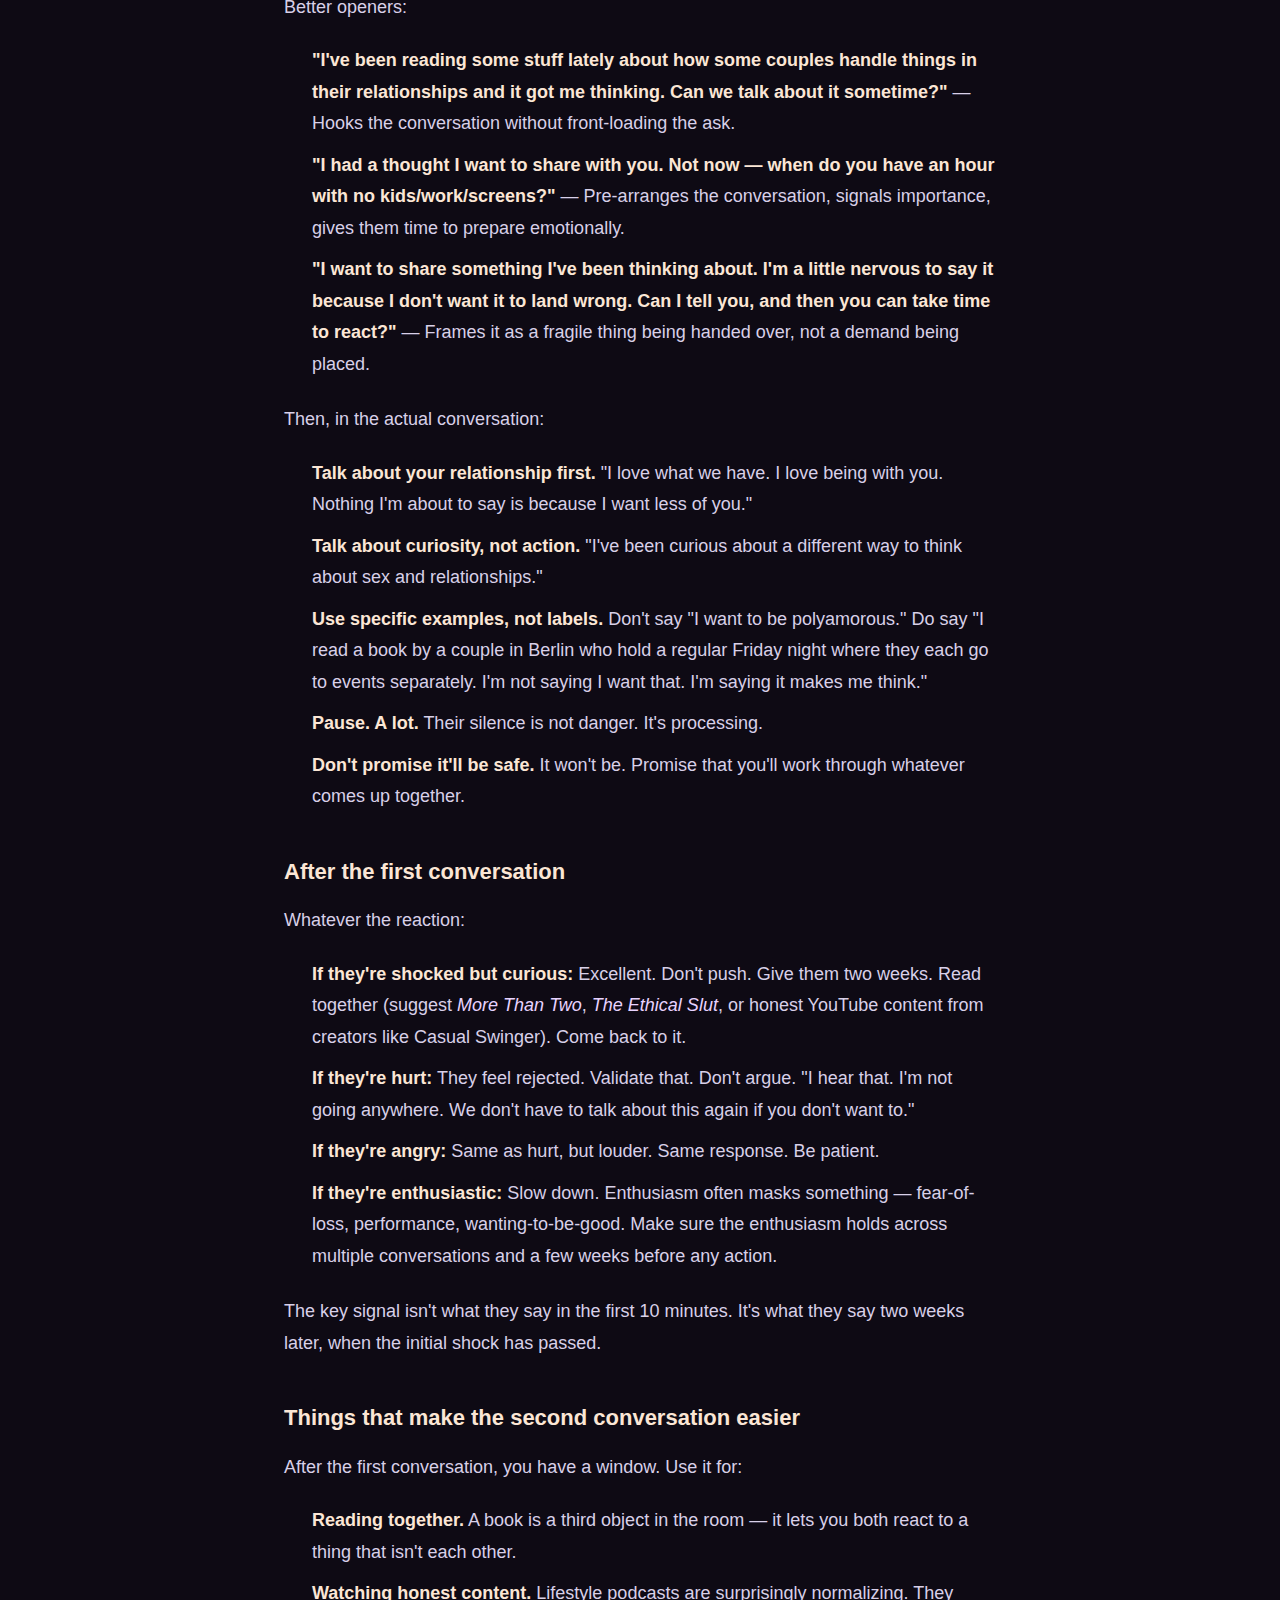
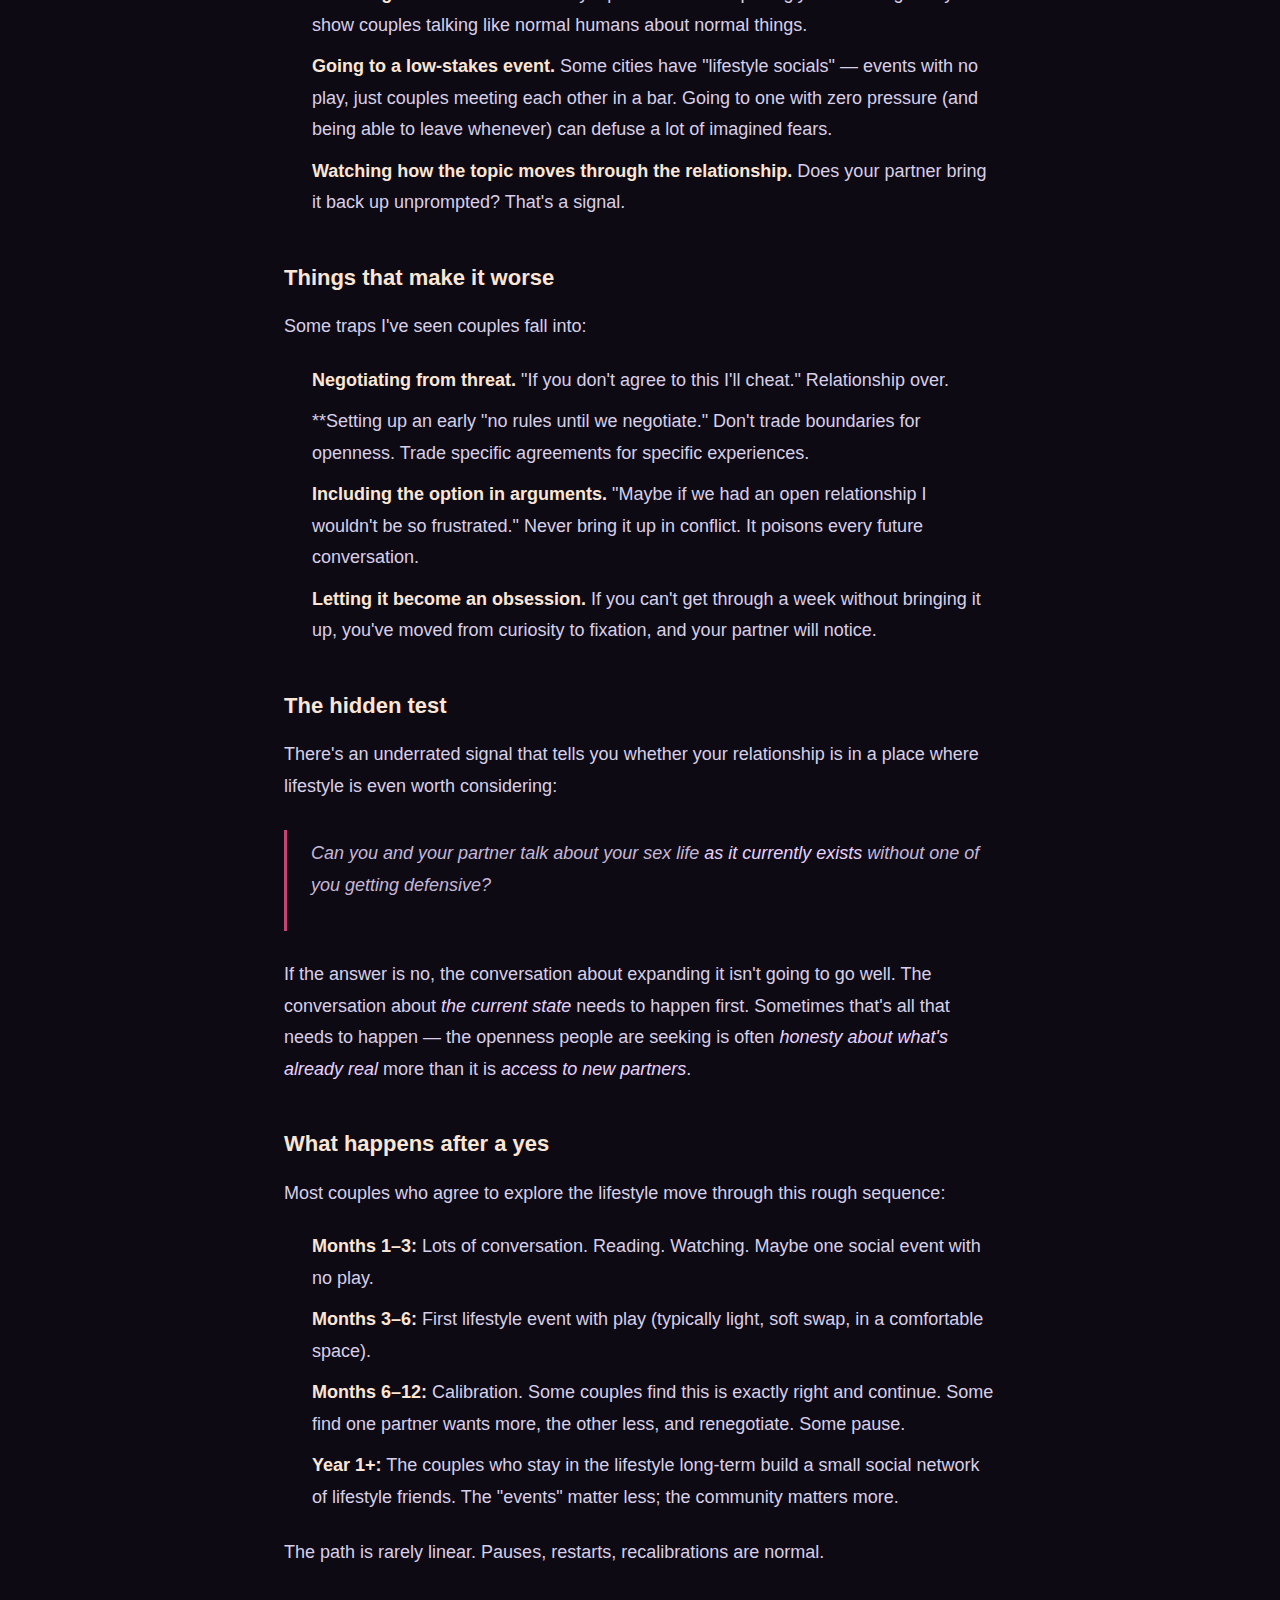
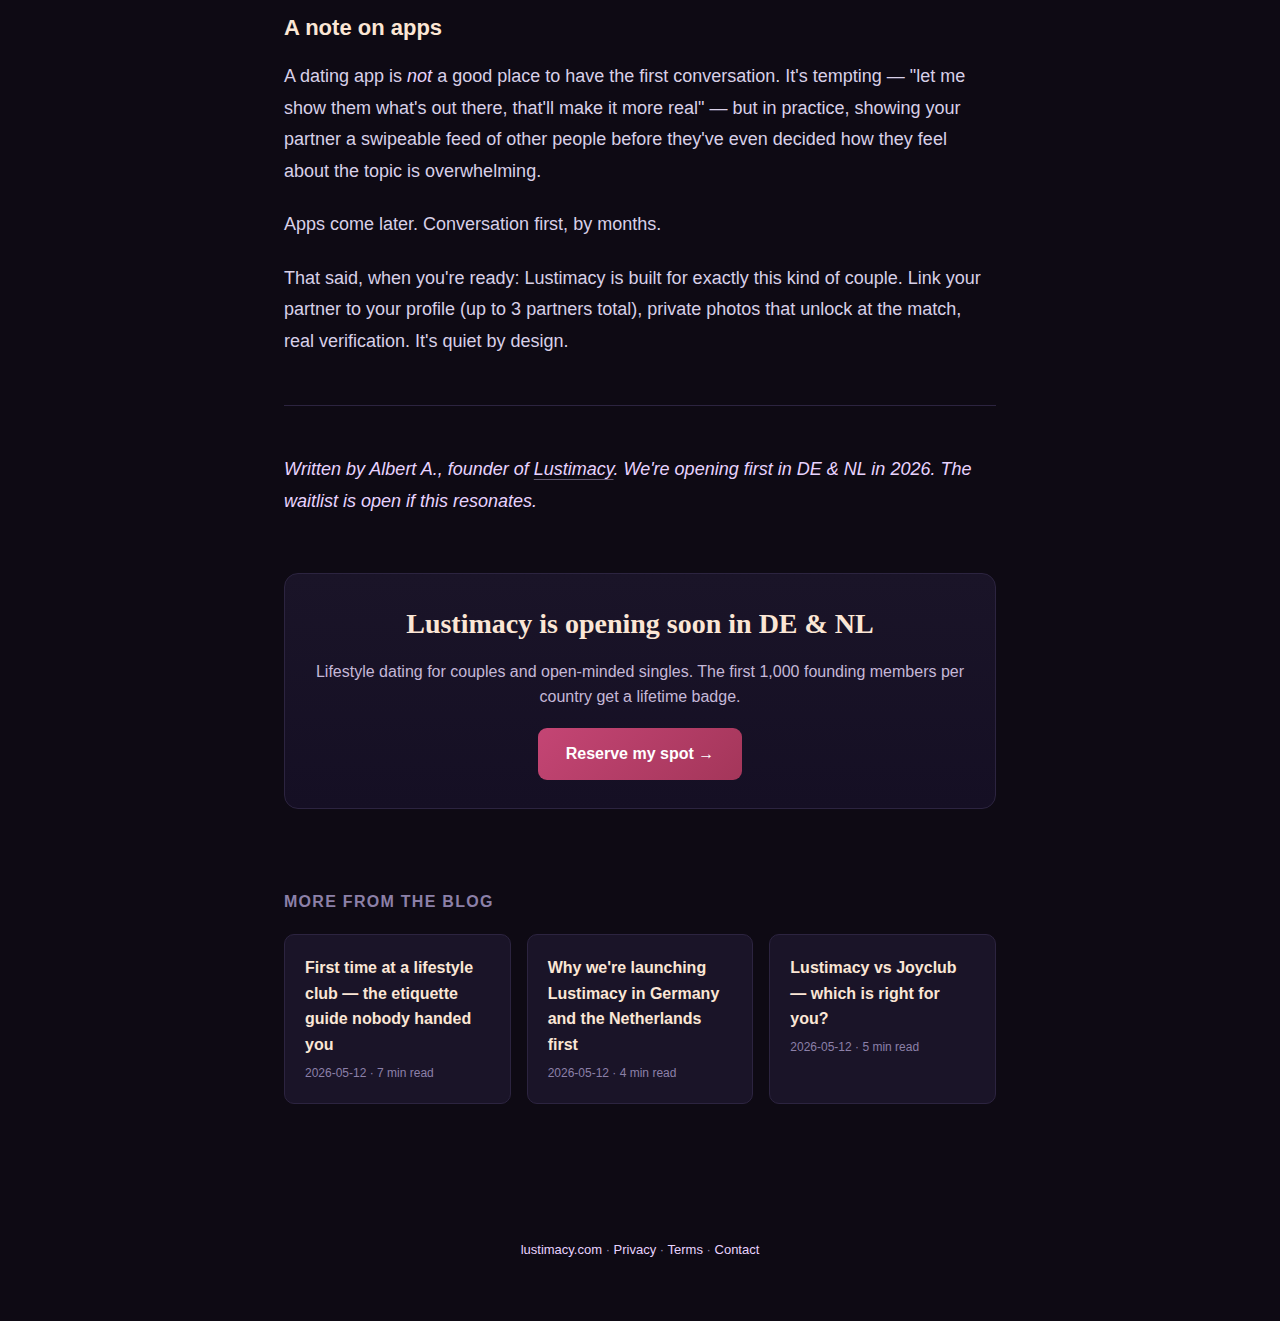
<file: blog/talking-to-your-partner-about-opening/index.html>
<!DOCTYPE html>
<html lang="en">
<head>
<meta charset="utf-8">
<meta name="viewport" content="width=device-width,initial-scale=1">
<title>How to talk to your partner about opening your relationship (without it going wrong) — Lustimacy</title>
<meta name="description" content="A practical, non-therapy-speak guide to the conversation. What to say, what not to say, how to listen, and how to know when not to start the conversation at all.">
<link rel="canonical" href="https://lustimacy.com/blog/talking-to-your-partner-about-opening/">
<link rel="icon" href="/assets/favicon.svg" type="image/svg+xml">
<link rel="apple-touch-icon" href="/assets/apple-touch-icon.png">
<meta property="og:type" content="article">
<meta property="og:title" content="How to talk to your partner about opening your relationship (without it going wrong)">
<meta property="og:description" content="A practical, non-therapy-speak guide to the conversation. What to say, what not to say, how to listen, and how to know when not to start the conversation at all.">
<meta property="og:url" content="https://lustimacy.com/blog/talking-to-your-partner-about-opening/">
<meta property="og:image" content="https://lustimacy.com/assets/og-feature.jpg">
<meta property="og:site_name" content="Lustimacy">
<meta property="article:published_time" content="2026-05-12">
<meta property="article:modified_time" content="2026-05-12">
<meta property="article:author" content="Albert A.">
<meta name="twitter:card" content="summary_large_image">
<meta name="twitter:title" content="How to talk to your partner about opening your relationship (without it going wrong)">
<meta name="twitter:description" content="A practical, non-therapy-speak guide to the conversation. What to say, what not to say, how to listen, and how to know when not to start the conversation at all.">
<meta name="twitter:image" content="https://lustimacy.com/assets/og-feature.jpg">
<link rel="stylesheet" href="/css/styles.css">
<link rel="preconnect" href="https://plausible.io">
<script defer data-domain="lustimacy.com" src="https://plausible.io/js/script.outbound-links.tagged-events.js"></script>
<script type="application/ld+json">{"@context":"https://schema.org","@type":"Article","headline":"How to talk to your partner about opening your relationship (without it going wrong)","description":"A practical, non-therapy-speak guide to the conversation. What to say, what not to say, how to listen, and how to know when not to start the conversation at all.","author":{"@type":"Person","name":"Albert A."},"publisher":{"@type":"Organization","name":"Lustimacy","logo":{"@type":"ImageObject","url":"https://lustimacy.com/assets/icon-512.png"}},"datePublished":"2026-05-12","dateModified":"2026-05-12","mainEntityOfPage":"https://lustimacy.com/blog/talking-to-your-partner-about-opening/"}</script>
<style>
.post-wrap { max-width: 760px; margin: 0 auto; padding: 56px 24px 96px; }
.post-eyebrow { display: inline-block; padding: 4px 12px; background: rgba(196, 69, 116, 0.15); border: 1px solid rgba(196, 69, 116, 0.35); color: #e8d3ff; border-radius: 999px; font-size: 12px; letter-spacing: 0.08em; text-transform: uppercase; margin-bottom: 18px; }
.post-title { font-family: 'Cormorant Garamond', Georgia, serif; font-size: clamp(34px, 6vw, 56px); font-weight: 500; color: #fbe6d5; line-height: 1.1; margin: 0 0 16px; letter-spacing: -0.5px; }
.post-meta { color: #8c80a8; font-size: 14px; margin-bottom: 40px; }
.post-meta a { color: #e8d3ff; }
.post-body { color: #d8d0e8; font-size: 18px; line-height: 1.75; }
.post-body p { margin: 0 0 22px; }
.post-body h2 { font-family: 'Cormorant Garamond', Georgia, serif; font-size: 32px; font-weight: 500; color: #fbe6d5; margin: 56px 0 18px; line-height: 1.2; }
.post-body h3 { font-size: 22px; color: #fbe6d5; margin: 40px 0 14px; font-weight: 600; }
.post-body strong { color: #fbe6d5; }
.post-body em { color: #e8d3ff; }
.post-body a { color: #e8d3ff; text-decoration: underline; text-decoration-color: rgba(232, 211, 255, 0.4); text-underline-offset: 4px; }
.post-body a:hover { text-decoration-color: #e8d3ff; }
.post-body ul, .post-body ol { padding-left: 28px; margin: 0 0 24px; }
.post-body li { margin-bottom: 10px; }
.post-body blockquote { border-left: 3px solid #c44574; padding: 8px 0 8px 24px; margin: 28px 0; color: #c5b8d8; font-style: italic; }
.post-body hr { border: none; border-top: 1px solid #2c2440; margin: 48px 0; }
.post-body code { background: #1a1428; border: 1px solid #2c2440; border-radius: 4px; padding: 1px 6px; font-family: 'SF Mono', Menlo, monospace; font-size: 0.92em; color: #fbe6d5; }
.tag { display: inline-block; background: rgba(232, 211, 255, 0.08); color: #c5b8d8; font-size: 12px; padding: 3px 10px; border-radius: 999px; margin-right: 6px; margin-top: 4px; }
.cta-block { background: linear-gradient(180deg, #1a1428 0%, #150f24 100%); border: 1px solid #2c2440; border-radius: 14px; padding: 28px; margin: 56px 0 0; text-align: center; }
.cta-block h3 { font-family: 'Cormorant Garamond', Georgia, serif; font-size: 28px; color: #fbe6d5; margin: 0 0 12px; }
.cta-block p { color: #c5b8d8; margin: 0 0 18px; }
.cta-btn { display: inline-block; background: linear-gradient(135deg, #c44574 0%, #a4365a 100%); color: #fff; text-decoration: none; padding: 13px 28px; border-radius: 9px; font-weight: 600; }
.related { margin-top: 80px; }
.related h3 { font-size: 16px; letter-spacing: 0.08em; text-transform: uppercase; color: #8c80a8; margin: 0 0 20px; font-weight: 600; }
.related-grid { display: grid; grid-template-columns: repeat(auto-fit, minmax(220px, 1fr)); gap: 16px; }
.related-card { background: #1a1428; border: 1px solid #2c2440; border-radius: 10px; padding: 20px; color: #e8d3ff; text-decoration: none; transition: border 0.2s ease, transform 0.2s ease; }
.related-card:hover { border-color: #c44574; transform: translateY(-2px); }
.related-card__title { font-weight: 600; color: #fbe6d5; margin-bottom: 6px; }
.related-card__meta { font-size: 12px; color: #8c80a8; }
.topbar { padding: 20px 24px; border-bottom: 1px solid #1a1428; }
.topbar a { color: #fbe6d5; text-decoration: none; font-family: 'Cormorant Garamond', Georgia, serif; font-size: 22px; font-weight: 500; letter-spacing: 1px; }
</style>
</head>
<body>

<header class="topbar"><a href="/">Lustimacy</a></header>

<article class="post-wrap">
    <div class="post-eyebrow"><span class="tag">Couples</span><span class="tag">Communication</span></div>
    <h1 class="post-title">How to talk to your partner about opening your relationship (without it going wrong)</h1>
    <div class="post-meta">By Albert A. · 2026-05-12 · 6 min read</div>

    <div class="post-body"><p>The single most consequential conversation any monogamous couple will have about non-monogamy is the first one. Most of them go poorly. Most of them go poorly because of the <em>opener</em>, not because of any deep incompatibility.</p>
<p>This is what I&#39;ve learned from talking to ~80 couples in the lifestyle, plus a lot of conversations with my own partner while building Lustimacy.</p>
<h3>Before you bring it up at all</h3>
<p>Three questions, honestly answered, before you even think about saying the words.</p>
<p><strong>1. Why do I want this?</strong></p>
<p>If the answer is &quot;because our sex life has died and I think this will fix it&quot; — stop. The lifestyle is not relationship therapy. Couples who enter lifestyle to fix what&#39;s broken almost always make it worse. The healthy entry point is <em>a stable relationship looking to expand its experience map</em>, not a sinking relationship looking for a lifeboat.</p>
<p>If the answer is &quot;because I&#39;ve been thinking about it for a year, I&#39;m increasingly curious, and I want my partner to share this with me&quot; — keep going.</p>
<p><strong>2. Am I prepared to hear no?</strong></p>
<p>This is the hardest one. Many monogamous partners will say no. Some will say no for now. Some will say no forever. If you can&#39;t accept a no and stay in the relationship, you&#39;re not really asking — you&#39;re announcing. That&#39;s a different conversation and a much worse one.</p>
<p><strong>3. Am I prepared to take it slowly?</strong></p>
<p>The interval between &quot;first real conversation&quot; and &quot;first physical experience&quot; is typically <strong>6 months to 2 years</strong>. If you&#39;re rushing toward an event next month, you&#39;ve already lost.</p>
<h3>The conversation, line by line</h3>
<p>Don&#39;t start with &quot;I want to open our relationship.&quot; That sentence sounds, to a partner who isn&#39;t expecting it, like <em>&quot;I am leaving you for the option of being with other people.&quot;</em> Even if it isn&#39;t, that&#39;s the threat their brain processes.</p>
<p>Better openers:</p>
<ul><li><strong>&quot;I&#39;ve been reading some stuff lately about how some couples handle things in their relationships and it got me thinking. Can we talk about it sometime?&quot;</strong> — Hooks the conversation without front-loading the ask.</li><li><strong>&quot;I had a thought I want to share with you. Not now — when do you have an hour with no kids/work/screens?&quot;</strong> — Pre-arranges the conversation, signals importance, gives them time to prepare emotionally.</li><li><strong>&quot;I want to share something I&#39;ve been thinking about. I&#39;m a little nervous to say it because I don&#39;t want it to land wrong. Can I tell you, and then you can take time to react?&quot;</strong> — Frames it as a fragile thing being handed over, not a demand being placed.</li></ul>
<p>Then, in the actual conversation:</p>
<ul><li><strong>Talk about your relationship first.</strong> &quot;I love what we have. I love being with you. Nothing I&#39;m about to say is because I want less of you.&quot;</li><li><strong>Talk about curiosity, not action.</strong> &quot;I&#39;ve been curious about a different way to think about sex and relationships.&quot;</li><li><strong>Use specific examples, not labels.</strong> Don&#39;t say &quot;I want to be polyamorous.&quot; Do say &quot;I read a book by a couple in Berlin who hold a regular Friday night where they each go to events separately. I&#39;m not saying I want that. I&#39;m saying it makes me think.&quot;</li><li><strong>Pause. A lot.</strong> Their silence is not danger. It&#39;s processing.</li><li><strong>Don&#39;t promise it&#39;ll be safe.</strong> It won&#39;t be. Promise that you&#39;ll work through whatever comes up together.</li></ul>
<h3>After the first conversation</h3>
<p>Whatever the reaction:</p>
<ul><li><strong>If they&#39;re shocked but curious:</strong> Excellent. Don&#39;t push. Give them two weeks. Read together (suggest <em>More Than Two</em>, <em>The Ethical Slut</em>, or honest YouTube content from creators like Casual Swinger). Come back to it.</li><li><strong>If they&#39;re hurt:</strong> They feel rejected. Validate that. Don&#39;t argue. &quot;I hear that. I&#39;m not going anywhere. We don&#39;t have to talk about this again if you don&#39;t want to.&quot;</li><li><strong>If they&#39;re angry:</strong> Same as hurt, but louder. Same response. Be patient.</li><li><strong>If they&#39;re enthusiastic:</strong> Slow down. Enthusiasm often masks something — fear-of-loss, performance, wanting-to-be-good. Make sure the enthusiasm holds across multiple conversations and a few weeks before any action.</li></ul>
<p>The key signal isn&#39;t what they say in the first 10 minutes. It&#39;s what they say two weeks later, when the initial shock has passed.</p>
<h3>Things that make the second conversation easier</h3>
<p>After the first conversation, you have a window. Use it for:</p>
<ul><li><strong>Reading together.</strong> A book is a third object in the room — it lets you both react to a thing that isn&#39;t each other.</li><li><strong>Watching honest content.</strong> Lifestyle podcasts are surprisingly normalizing. They show couples talking like normal humans about normal things.</li><li><strong>Going to a low-stakes event.</strong> Some cities have &quot;lifestyle socials&quot; — events with no play, just couples meeting each other in a bar. Going to one with zero pressure (and being able to leave whenever) can defuse a lot of imagined fears.</li><li><strong>Watching how the topic moves through the relationship.</strong> Does your partner bring it back up unprompted? That&#39;s a signal.</li></ul>
<h3>Things that make it worse</h3>
<p>Some traps I&#39;ve seen couples fall into:</p>
<ul><li><strong>Negotiating from threat.</strong> &quot;If you don&#39;t agree to this I&#39;ll cheat.&quot; Relationship over.</li><li>**Setting up an early &quot;no rules until we negotiate.&quot; Don&#39;t trade boundaries for openness. Trade specific agreements for specific experiences.</li><li><strong>Including the option in arguments.</strong> &quot;Maybe if we had an open relationship I wouldn&#39;t be so frustrated.&quot; Never bring it up in conflict. It poisons every future conversation.</li><li><strong>Letting it become an obsession.</strong> If you can&#39;t get through a week without bringing it up, you&#39;ve moved from curiosity to fixation, and your partner will notice.</li></ul>
<h3>The hidden test</h3>
<p>There&#39;s an underrated signal that tells you whether your relationship is in a place where lifestyle is even worth considering:</p>
<blockquote><p>Can you and your partner talk about your sex life <em>as it currently exists</em> without one of you getting defensive?</p></blockquote>
<p>If the answer is no, the conversation about expanding it isn&#39;t going to go well. The conversation about <em>the current state</em> needs to happen first. Sometimes that&#39;s all that needs to happen — the openness people are seeking is often <em>honesty about what&#39;s already real</em> more than it is <em>access to new partners</em>.</p>
<h3>What happens after a yes</h3>
<p>Most couples who agree to explore the lifestyle move through this rough sequence:</p>
<ol><li><strong>Months 1–3:</strong> Lots of conversation. Reading. Watching. Maybe one social event with no play.</li><li><strong>Months 3–6:</strong> First lifestyle event with play (typically light, soft swap, in a comfortable space).</li><li><strong>Months 6–12:</strong> Calibration. Some couples find this is exactly right and continue. Some find one partner wants more, the other less, and renegotiate. Some pause.</li><li><strong>Year 1+:</strong> The couples who stay in the lifestyle long-term build a small social network of lifestyle friends. The &quot;events&quot; matter less; the community matters more.</li></ol>
<p>The path is rarely linear. Pauses, restarts, recalibrations are normal.</p>
<h3>A note on apps</h3>
<p>A dating app is <em>not</em> a good place to have the first conversation. It&#39;s tempting — &quot;let me show them what&#39;s out there, that&#39;ll make it more real&quot; — but in practice, showing your partner a swipeable feed of other people before they&#39;ve even decided how they feel about the topic is overwhelming.</p>
<p>Apps come later. Conversation first, by months.</p>
<p>That said, when you&#39;re ready: Lustimacy is built for exactly this kind of couple. Link your partner to your profile (up to 3 partners total), private photos that unlock at the match, real verification. It&#39;s quiet by design.</p>
<hr>
<p><em>Written by Albert A., founder of <a href="/">Lustimacy</a>. We&#39;re opening first in DE &amp; NL in 2026. The waitlist is open if this resonates.</em></p></div>

    <div class="cta-block">
        <h3>Lustimacy is opening soon in DE & NL</h3>
        <p>Lifestyle dating for couples and open-minded singles. The first 1,000 founding members per country get a lifetime badge.</p>
        <a class="cta-btn" href="/">Reserve my spot →</a>
    </div>

    <div class="related">
        <h3>More from the blog</h3>
        <div class="related-grid"><a class="related-card" href="/blog/first-time-swinger-club-etiquette/"><div class="related-card__title">First time at a lifestyle club — the etiquette guide nobody handed you</div><div class="related-card__meta">2026-05-12 · 7 min read</div></a><a class="related-card" href="/blog/lifestyle-dating-de-nl-launch/"><div class="related-card__title">Why we&#39;re launching Lustimacy in Germany and the Netherlands first</div><div class="related-card__meta">2026-05-12 · 4 min read</div></a><a class="related-card" href="/blog/lustimacy-vs-joyclub/"><div class="related-card__title">Lustimacy vs Joyclub — which is right for you?</div><div class="related-card__meta">2026-05-12 · 5 min read</div></a></div>
    </div>
</article>

<footer style="text-align:center;color:#8c80a8;font-size:13px;padding:40px 24px 60px;">
    <a href="/" style="color:#e8d3ff;text-decoration:none;">lustimacy.com</a> ·
    <a href="/privacy.html" style="color:#e8d3ff;text-decoration:none;">Privacy</a> ·
    <a href="/terms.html" style="color:#e8d3ff;text-decoration:none;">Terms</a> ·
    <a href="/contact.html" style="color:#e8d3ff;text-decoration:none;">Contact</a>
</footer>

</body>
</html>
</file>
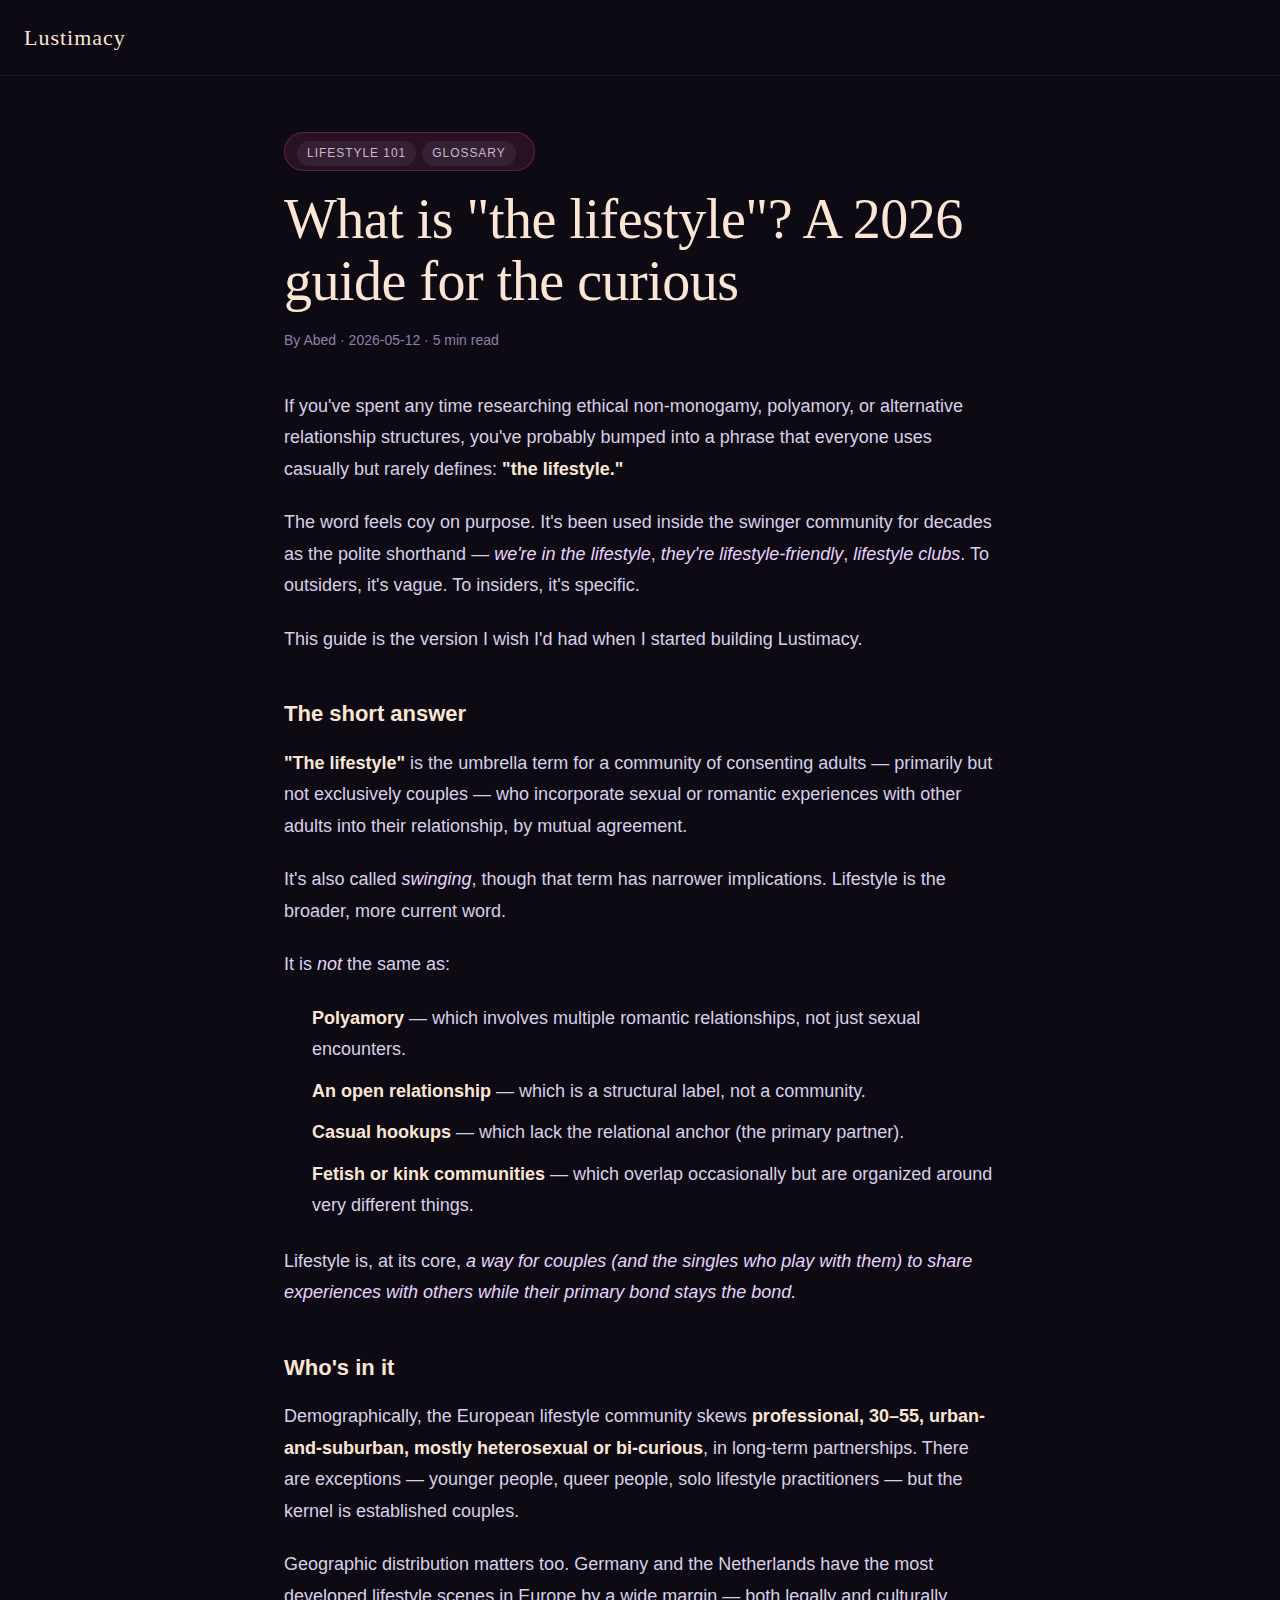
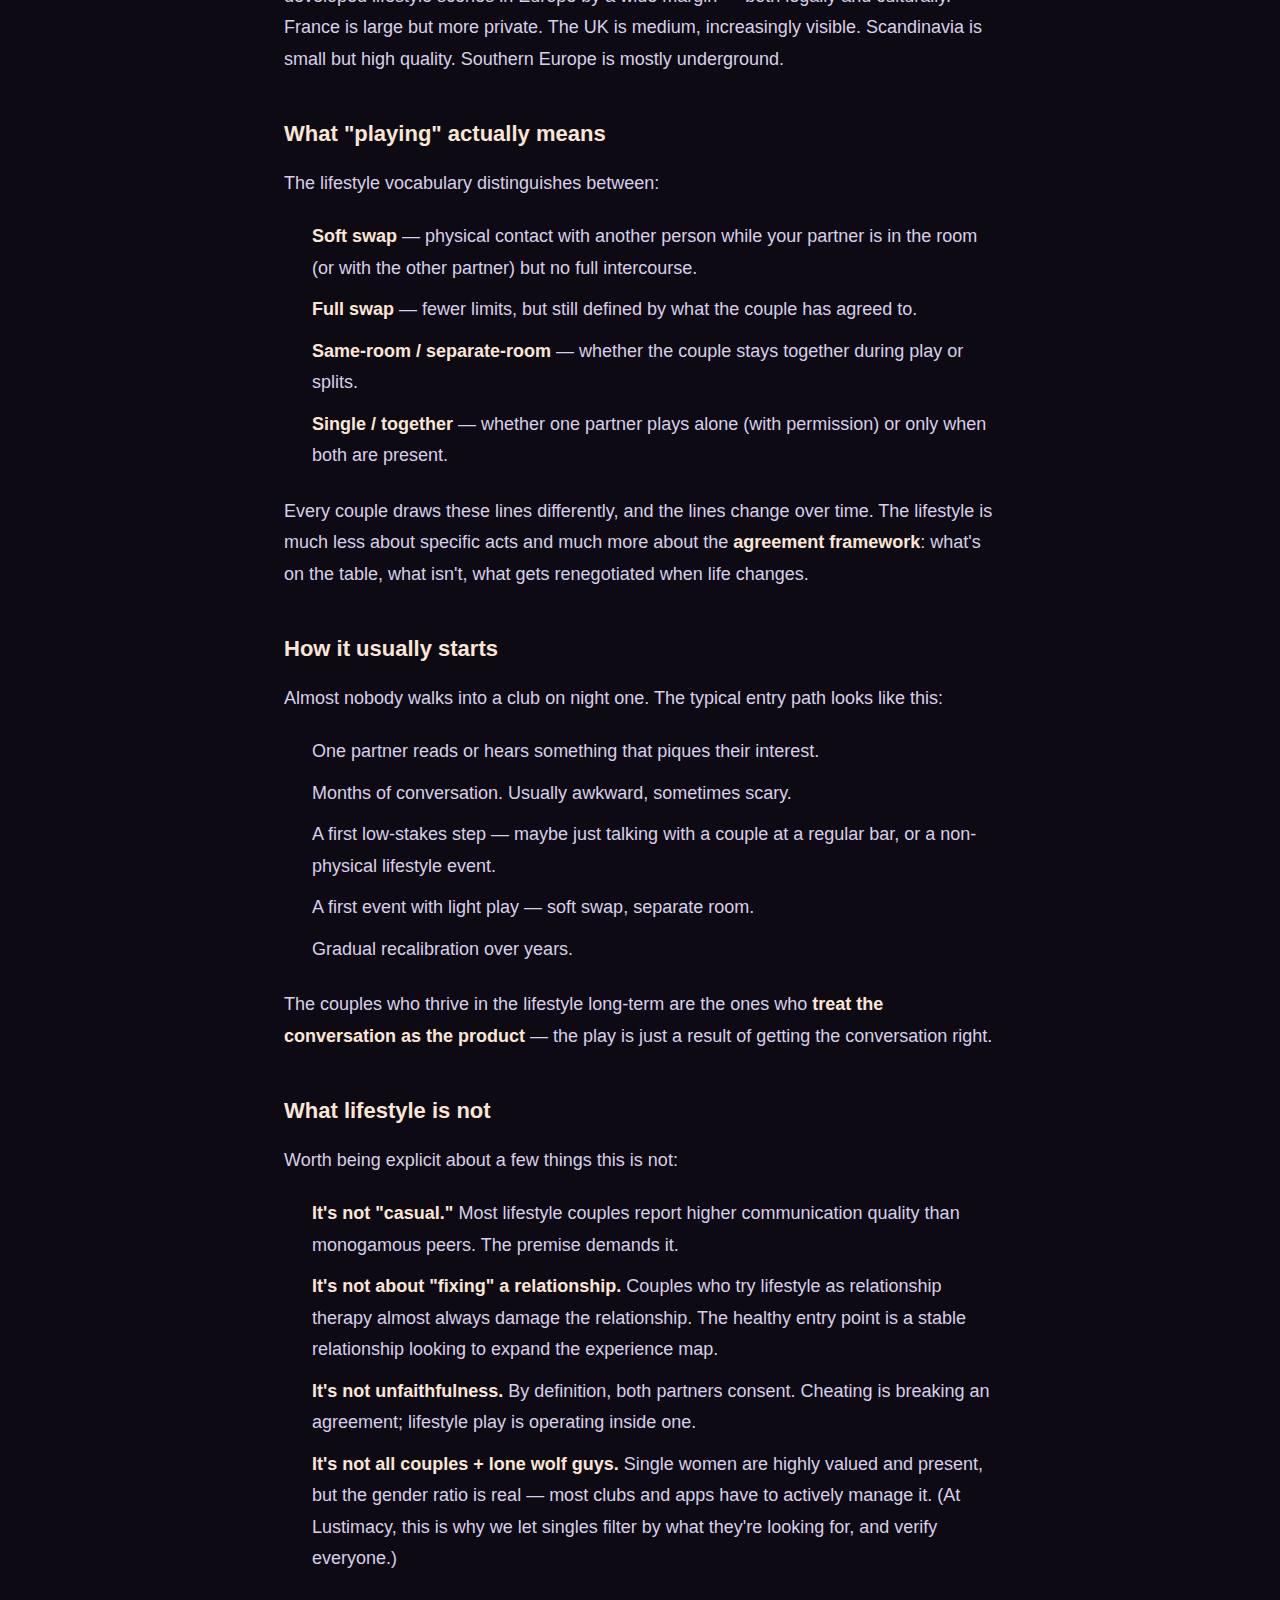
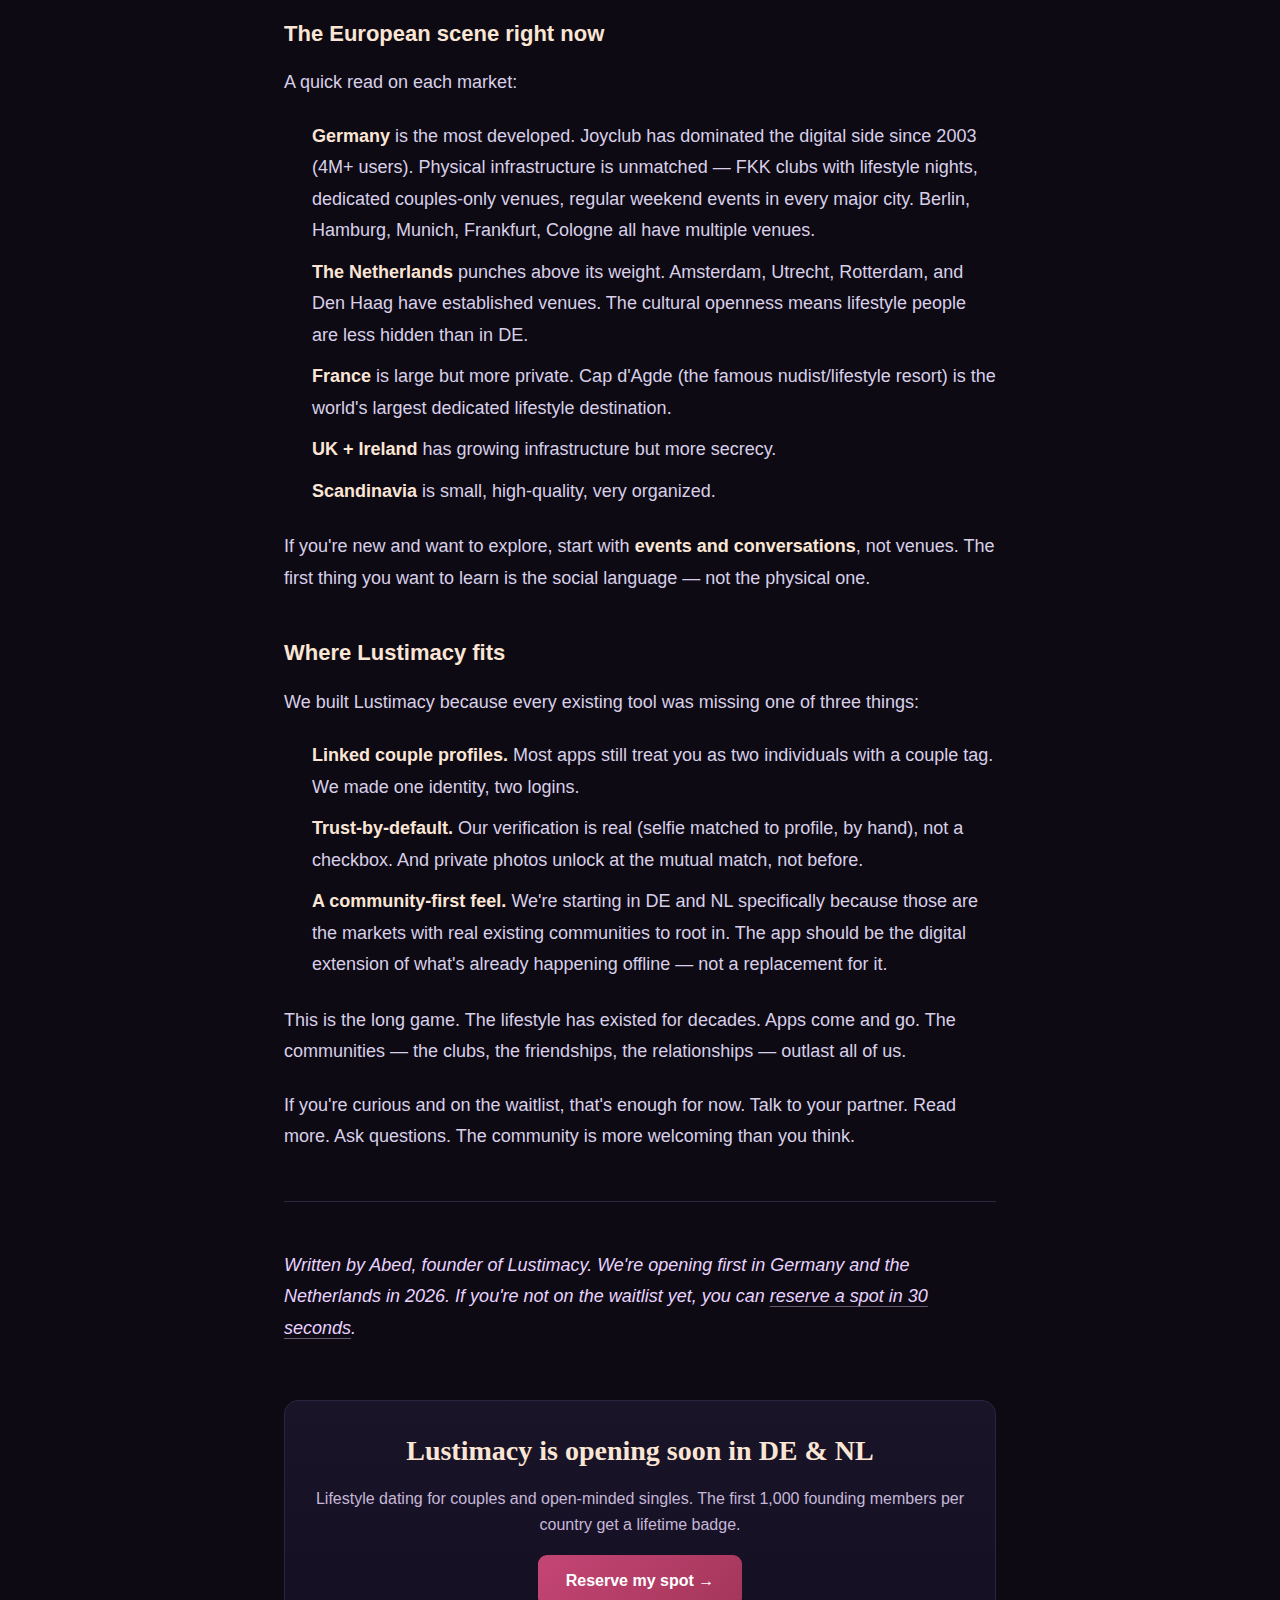
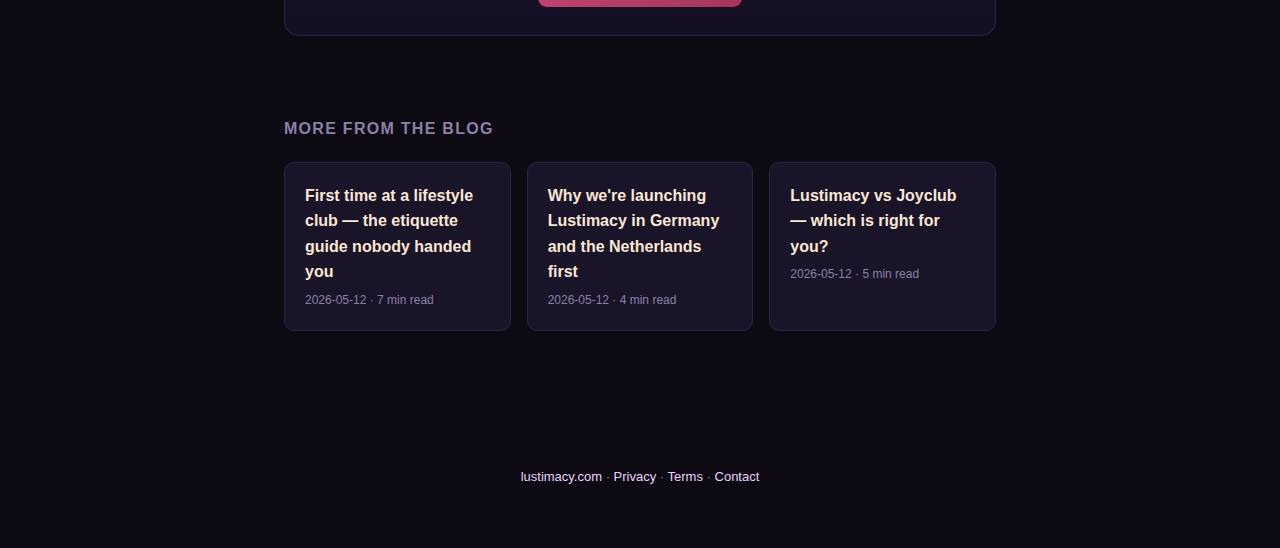
<file: blog/what-is-the-lifestyle/index.html>
<!DOCTYPE html>
<html lang="en">
<head>
<meta charset="utf-8">
<meta name="viewport" content="width=device-width,initial-scale=1">
<title>What is &quot;the lifestyle&quot;? A 2026 guide for the curious — Lustimacy</title>
<meta name="description" content="An honest, jargon-free primer on the lifestyle community — what it is, what it isn&#39;t, and how it fits into the broader landscape of ethical non-monogamy.">
<link rel="canonical" href="https://lustimacy.com/blog/what-is-the-lifestyle/">
<link rel="icon" href="/assets/favicon.svg" type="image/svg+xml">
<link rel="apple-touch-icon" href="/assets/apple-touch-icon.png">
<meta property="og:type" content="article">
<meta property="og:title" content="What is &quot;the lifestyle&quot;? A 2026 guide for the curious">
<meta property="og:description" content="An honest, jargon-free primer on the lifestyle community — what it is, what it isn&#39;t, and how it fits into the broader landscape of ethical non-monogamy.">
<meta property="og:url" content="https://lustimacy.com/blog/what-is-the-lifestyle/">
<meta property="og:image" content="https://lustimacy.com/assets/og-feature.jpg">
<meta property="og:site_name" content="Lustimacy">
<meta property="article:published_time" content="2026-05-12">
<meta property="article:modified_time" content="2026-05-12">
<meta property="article:author" content="Abed">
<meta name="twitter:card" content="summary_large_image">
<meta name="twitter:title" content="What is &quot;the lifestyle&quot;? A 2026 guide for the curious">
<meta name="twitter:description" content="An honest, jargon-free primer on the lifestyle community — what it is, what it isn&#39;t, and how it fits into the broader landscape of ethical non-monogamy.">
<meta name="twitter:image" content="https://lustimacy.com/assets/og-feature.jpg">
<link rel="stylesheet" href="/css/styles.css">
<link rel="preconnect" href="https://plausible.io">
<script defer data-domain="lustimacy.com" src="https://plausible.io/js/script.outbound-links.tagged-events.js"></script>
<script type="application/ld+json">{"@context":"https://schema.org","@type":"Article","headline":"What is \"the lifestyle\"? A 2026 guide for the curious","description":"An honest, jargon-free primer on the lifestyle community — what it is, what it isn't, and how it fits into the broader landscape of ethical non-monogamy.","author":{"@type":"Person","name":"Abed"},"publisher":{"@type":"Organization","name":"Lustimacy","logo":{"@type":"ImageObject","url":"https://lustimacy.com/assets/icon-512.png"}},"datePublished":"2026-05-12","dateModified":"2026-05-12","mainEntityOfPage":"https://lustimacy.com/blog/what-is-the-lifestyle/"}</script>
<style>
.post-wrap { max-width: 760px; margin: 0 auto; padding: 56px 24px 96px; }
.post-eyebrow { display: inline-block; padding: 4px 12px; background: rgba(196, 69, 116, 0.15); border: 1px solid rgba(196, 69, 116, 0.35); color: #e8d3ff; border-radius: 999px; font-size: 12px; letter-spacing: 0.08em; text-transform: uppercase; margin-bottom: 18px; }
.post-title { font-family: 'Cormorant Garamond', Georgia, serif; font-size: clamp(34px, 6vw, 56px); font-weight: 500; color: #fbe6d5; line-height: 1.1; margin: 0 0 16px; letter-spacing: -0.5px; }
.post-meta { color: #8c80a8; font-size: 14px; margin-bottom: 40px; }
.post-meta a { color: #e8d3ff; }
.post-body { color: #d8d0e8; font-size: 18px; line-height: 1.75; }
.post-body p { margin: 0 0 22px; }
.post-body h2 { font-family: 'Cormorant Garamond', Georgia, serif; font-size: 32px; font-weight: 500; color: #fbe6d5; margin: 56px 0 18px; line-height: 1.2; }
.post-body h3 { font-size: 22px; color: #fbe6d5; margin: 40px 0 14px; font-weight: 600; }
.post-body strong { color: #fbe6d5; }
.post-body em { color: #e8d3ff; }
.post-body a { color: #e8d3ff; text-decoration: underline; text-decoration-color: rgba(232, 211, 255, 0.4); text-underline-offset: 4px; }
.post-body a:hover { text-decoration-color: #e8d3ff; }
.post-body ul, .post-body ol { padding-left: 28px; margin: 0 0 24px; }
.post-body li { margin-bottom: 10px; }
.post-body blockquote { border-left: 3px solid #c44574; padding: 8px 0 8px 24px; margin: 28px 0; color: #c5b8d8; font-style: italic; }
.post-body hr { border: none; border-top: 1px solid #2c2440; margin: 48px 0; }
.post-body code { background: #1a1428; border: 1px solid #2c2440; border-radius: 4px; padding: 1px 6px; font-family: 'SF Mono', Menlo, monospace; font-size: 0.92em; color: #fbe6d5; }
.tag { display: inline-block; background: rgba(232, 211, 255, 0.08); color: #c5b8d8; font-size: 12px; padding: 3px 10px; border-radius: 999px; margin-right: 6px; margin-top: 4px; }
.cta-block { background: linear-gradient(180deg, #1a1428 0%, #150f24 100%); border: 1px solid #2c2440; border-radius: 14px; padding: 28px; margin: 56px 0 0; text-align: center; }
.cta-block h3 { font-family: 'Cormorant Garamond', Georgia, serif; font-size: 28px; color: #fbe6d5; margin: 0 0 12px; }
.cta-block p { color: #c5b8d8; margin: 0 0 18px; }
.cta-btn { display: inline-block; background: linear-gradient(135deg, #c44574 0%, #a4365a 100%); color: #fff; text-decoration: none; padding: 13px 28px; border-radius: 9px; font-weight: 600; }
.related { margin-top: 80px; }
.related h3 { font-size: 16px; letter-spacing: 0.08em; text-transform: uppercase; color: #8c80a8; margin: 0 0 20px; font-weight: 600; }
.related-grid { display: grid; grid-template-columns: repeat(auto-fit, minmax(220px, 1fr)); gap: 16px; }
.related-card { background: #1a1428; border: 1px solid #2c2440; border-radius: 10px; padding: 20px; color: #e8d3ff; text-decoration: none; transition: border 0.2s ease, transform 0.2s ease; }
.related-card:hover { border-color: #c44574; transform: translateY(-2px); }
.related-card__title { font-weight: 600; color: #fbe6d5; margin-bottom: 6px; }
.related-card__meta { font-size: 12px; color: #8c80a8; }
.topbar { padding: 20px 24px; border-bottom: 1px solid #1a1428; }
.topbar a { color: #fbe6d5; text-decoration: none; font-family: 'Cormorant Garamond', Georgia, serif; font-size: 22px; font-weight: 500; letter-spacing: 1px; }
</style>
</head>
<body>

<header class="topbar"><a href="/">Lustimacy</a></header>

<article class="post-wrap">
    <div class="post-eyebrow"><span class="tag">Lifestyle 101</span><span class="tag">Glossary</span></div>
    <h1 class="post-title">What is &quot;the lifestyle&quot;? A 2026 guide for the curious</h1>
    <div class="post-meta">By Abed · 2026-05-12 · 5 min read</div>

    <div class="post-body"><p>If you&#39;ve spent any time researching ethical non-monogamy, polyamory, or alternative relationship structures, you&#39;ve probably bumped into a phrase that everyone uses casually but rarely defines: <strong>&quot;the lifestyle.&quot;</strong></p>
<p>The word feels coy on purpose. It&#39;s been used inside the swinger community for decades as the polite shorthand — <em>we&#39;re in the lifestyle</em>, <em>they&#39;re lifestyle-friendly</em>, <em>lifestyle clubs</em>. To outsiders, it&#39;s vague. To insiders, it&#39;s specific.</p>
<p>This guide is the version I wish I&#39;d had when I started building Lustimacy.</p>
<h3>The short answer</h3>
<p><strong>&quot;The lifestyle&quot;</strong> is the umbrella term for a community of consenting adults — primarily but not exclusively couples — who incorporate sexual or romantic experiences with other adults into their relationship, by mutual agreement.</p>
<p>It&#39;s also called <em>swinging</em>, though that term has narrower implications. Lifestyle is the broader, more current word.</p>
<p>It is <em>not</em> the same as:</p>
<ul><li><strong>Polyamory</strong> — which involves multiple romantic relationships, not just sexual encounters.</li><li><strong>An open relationship</strong> — which is a structural label, not a community.</li><li><strong>Casual hookups</strong> — which lack the relational anchor (the primary partner).</li><li><strong>Fetish or kink communities</strong> — which overlap occasionally but are organized around very different things.</li></ul>
<p>Lifestyle is, at its core, <em>a way for couples (and the singles who play with them) to share experiences with others while their primary bond stays the bond.</em></p>
<h3>Who&#39;s in it</h3>
<p>Demographically, the European lifestyle community skews <strong>professional, 30–55, urban-and-suburban, mostly heterosexual or bi-curious</strong>, in long-term partnerships. There are exceptions — younger people, queer people, solo lifestyle practitioners — but the kernel is established couples.</p>
<p>Geographic distribution matters too. Germany and the Netherlands have the most developed lifestyle scenes in Europe by a wide margin — both legally and culturally. France is large but more private. The UK is medium, increasingly visible. Scandinavia is small but high quality. Southern Europe is mostly underground.</p>
<h3>What &quot;playing&quot; actually means</h3>
<p>The lifestyle vocabulary distinguishes between:</p>
<ul><li><strong>Soft swap</strong> — physical contact with another person while your partner is in the room (or with the other partner) but no full intercourse.</li><li><strong>Full swap</strong> — fewer limits, but still defined by what the couple has agreed to.</li><li><strong>Same-room / separate-room</strong> — whether the couple stays together during play or splits.</li><li><strong>Single / together</strong> — whether one partner plays alone (with permission) or only when both are present.</li></ul>
<p>Every couple draws these lines differently, and the lines change over time. The lifestyle is much less about specific acts and much more about the <strong>agreement framework</strong>: what&#39;s on the table, what isn&#39;t, what gets renegotiated when life changes.</p>
<h3>How it usually starts</h3>
<p>Almost nobody walks into a club on night one. The typical entry path looks like this:</p>
<ol><li>One partner reads or hears something that piques their interest.</li><li>Months of conversation. Usually awkward, sometimes scary.</li><li>A first low-stakes step — maybe just talking with a couple at a regular bar, or a non-physical lifestyle event.</li><li>A first event with light play — soft swap, separate room.</li><li>Gradual recalibration over years.</li></ol>
<p>The couples who thrive in the lifestyle long-term are the ones who <strong>treat the conversation as the product</strong> — the play is just a result of getting the conversation right.</p>
<h3>What lifestyle is not</h3>
<p>Worth being explicit about a few things this is not:</p>
<ul><li><strong>It&#39;s not &quot;casual.&quot;</strong> Most lifestyle couples report higher communication quality than monogamous peers. The premise demands it.</li><li><strong>It&#39;s not about &quot;fixing&quot; a relationship.</strong> Couples who try lifestyle as relationship therapy almost always damage the relationship. The healthy entry point is a stable relationship looking to expand the experience map.</li><li><strong>It&#39;s not unfaithfulness.</strong> By definition, both partners consent. Cheating is breaking an agreement; lifestyle play is operating inside one.</li><li><strong>It&#39;s not all couples + lone wolf guys.</strong> Single women are highly valued and present, but the gender ratio is real — most clubs and apps have to actively manage it. (At Lustimacy, this is why we let singles filter by what they&#39;re looking for, and verify everyone.)</li></ul>
<h3>The European scene right now</h3>
<p>A quick read on each market:</p>
<ul><li><strong>Germany</strong> is the most developed. Joyclub has dominated the digital side since 2003 (4M+ users). Physical infrastructure is unmatched — FKK clubs with lifestyle nights, dedicated couples-only venues, regular weekend events in every major city. Berlin, Hamburg, Munich, Frankfurt, Cologne all have multiple venues.</li><li><strong>The Netherlands</strong> punches above its weight. Amsterdam, Utrecht, Rotterdam, and Den Haag have established venues. The cultural openness means lifestyle people are less hidden than in DE.</li><li><strong>France</strong> is large but more private. Cap d&#39;Agde (the famous nudist/lifestyle resort) is the world&#39;s largest dedicated lifestyle destination.</li><li><strong>UK + Ireland</strong> has growing infrastructure but more secrecy.</li><li><strong>Scandinavia</strong> is small, high-quality, very organized.</li></ul>
<p>If you&#39;re new and want to explore, start with <strong>events and conversations</strong>, not venues. The first thing you want to learn is the social language — not the physical one.</p>
<h3>Where Lustimacy fits</h3>
<p>We built Lustimacy because every existing tool was missing one of three things:</p>
<ol><li><strong>Linked couple profiles.</strong> Most apps still treat you as two individuals with a couple tag. We made one identity, two logins.</li><li><strong>Trust-by-default.</strong> Our verification is real (selfie matched to profile, by hand), not a checkbox. And private photos unlock at the mutual match, not before.</li><li><strong>A community-first feel.</strong> We&#39;re starting in DE and NL specifically because those are the markets with real existing communities to root in. The app should be the digital extension of what&#39;s already happening offline — not a replacement for it.</li></ol>
<p>This is the long game. The lifestyle has existed for decades. Apps come and go. The communities — the clubs, the friendships, the relationships — outlast all of us.</p>
<p>If you&#39;re curious and on the waitlist, that&#39;s enough for now. Talk to your partner. Read more. Ask questions. The community is more welcoming than you think.</p>
<hr>
<p><em>Written by Abed, founder of Lustimacy. We&#39;re opening first in Germany and the Netherlands in 2026. If you&#39;re not on the waitlist yet, you can <a href="/">reserve a spot in 30 seconds</a>.</em></p></div>

    <div class="cta-block">
        <h3>Lustimacy is opening soon in DE & NL</h3>
        <p>Lifestyle dating for couples and open-minded singles. The first 1,000 founding members per country get a lifetime badge.</p>
        <a class="cta-btn" href="/">Reserve my spot →</a>
    </div>

    <div class="related">
        <h3>More from the blog</h3>
        <div class="related-grid"><a class="related-card" href="/blog/first-time-swinger-club-etiquette/"><div class="related-card__title">First time at a lifestyle club — the etiquette guide nobody handed you</div><div class="related-card__meta">2026-05-12 · 7 min read</div></a><a class="related-card" href="/blog/lifestyle-dating-de-nl-launch/"><div class="related-card__title">Why we&#39;re launching Lustimacy in Germany and the Netherlands first</div><div class="related-card__meta">2026-05-12 · 4 min read</div></a><a class="related-card" href="/blog/lustimacy-vs-joyclub/"><div class="related-card__title">Lustimacy vs Joyclub — which is right for you?</div><div class="related-card__meta">2026-05-12 · 5 min read</div></a></div>
    </div>
</article>

<footer style="text-align:center;color:#8c80a8;font-size:13px;padding:40px 24px 60px;">
    <a href="/" style="color:#e8d3ff;text-decoration:none;">lustimacy.com</a> ·
    <a href="/privacy.html" style="color:#e8d3ff;text-decoration:none;">Privacy</a> ·
    <a href="/terms.html" style="color:#e8d3ff;text-decoration:none;">Terms</a> ·
    <a href="/contact.html" style="color:#e8d3ff;text-decoration:none;">Contact</a>
</footer>

</body>
</html>
</file>
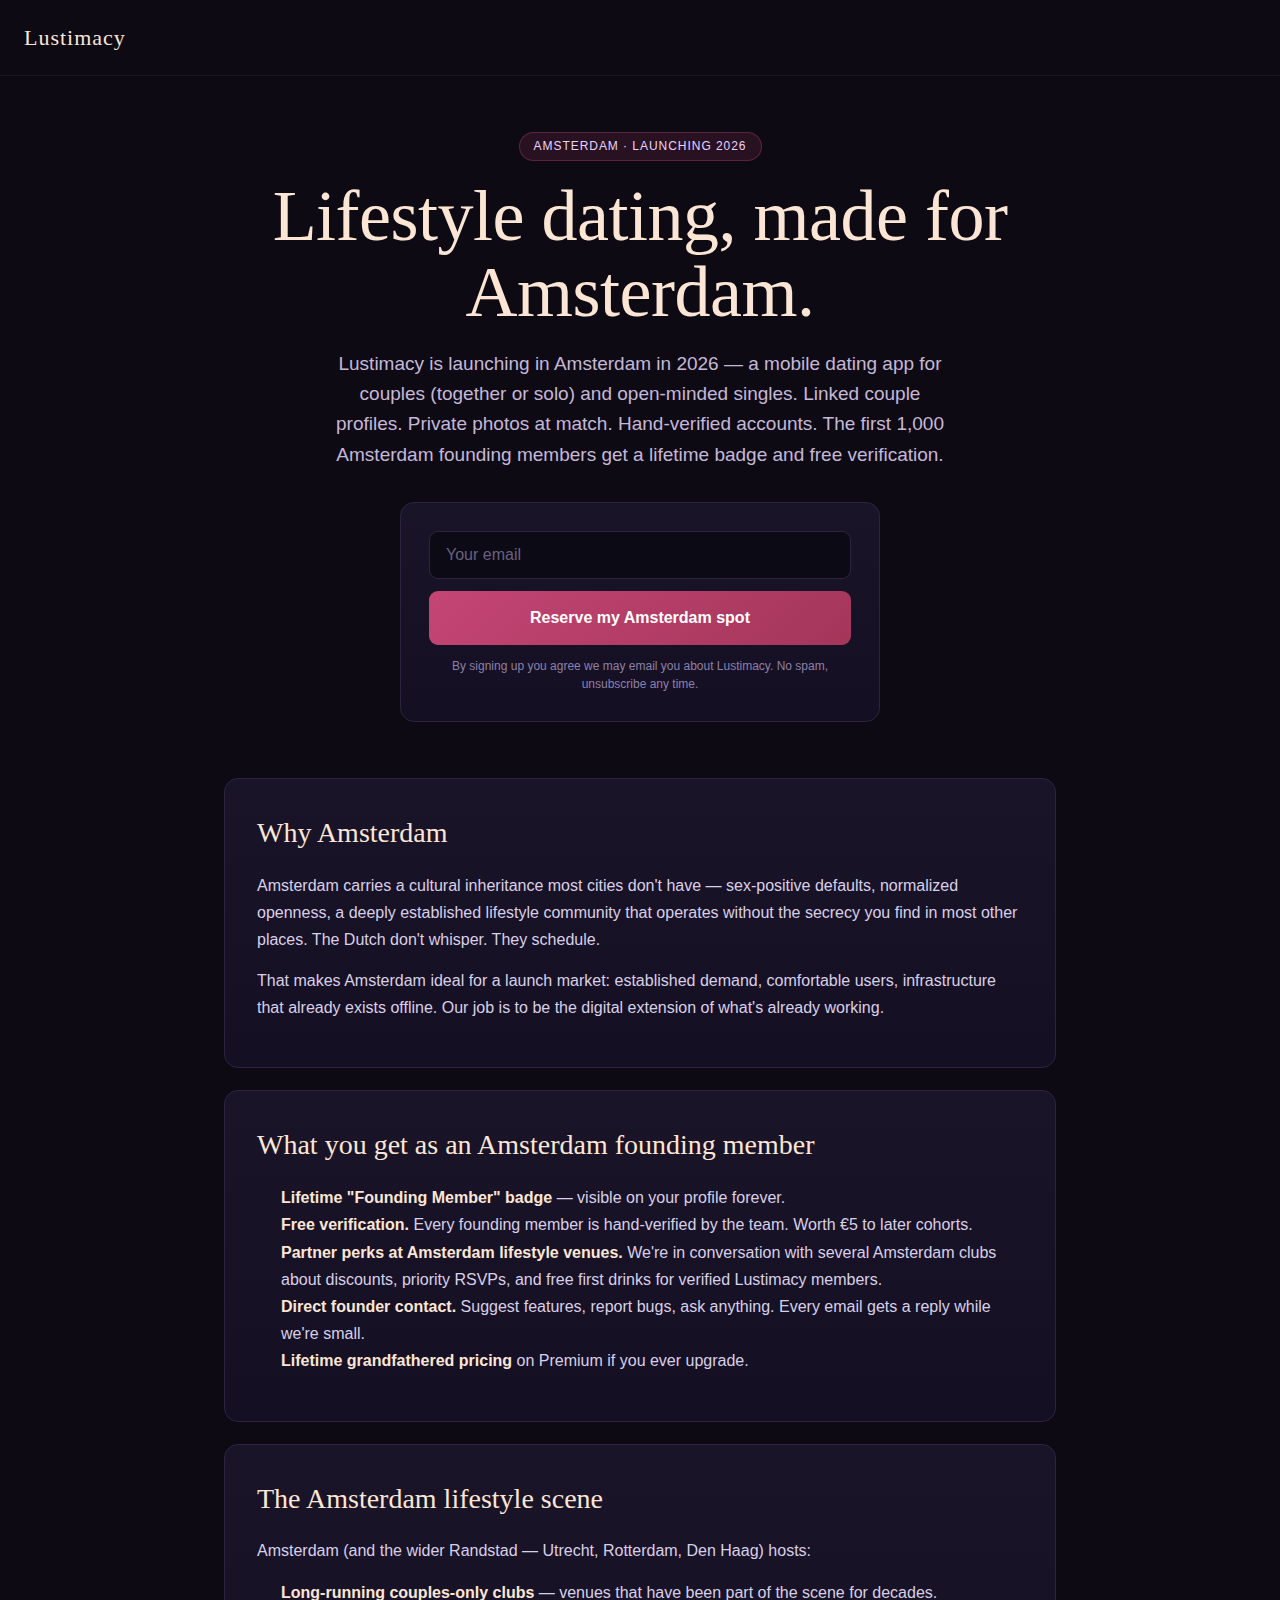
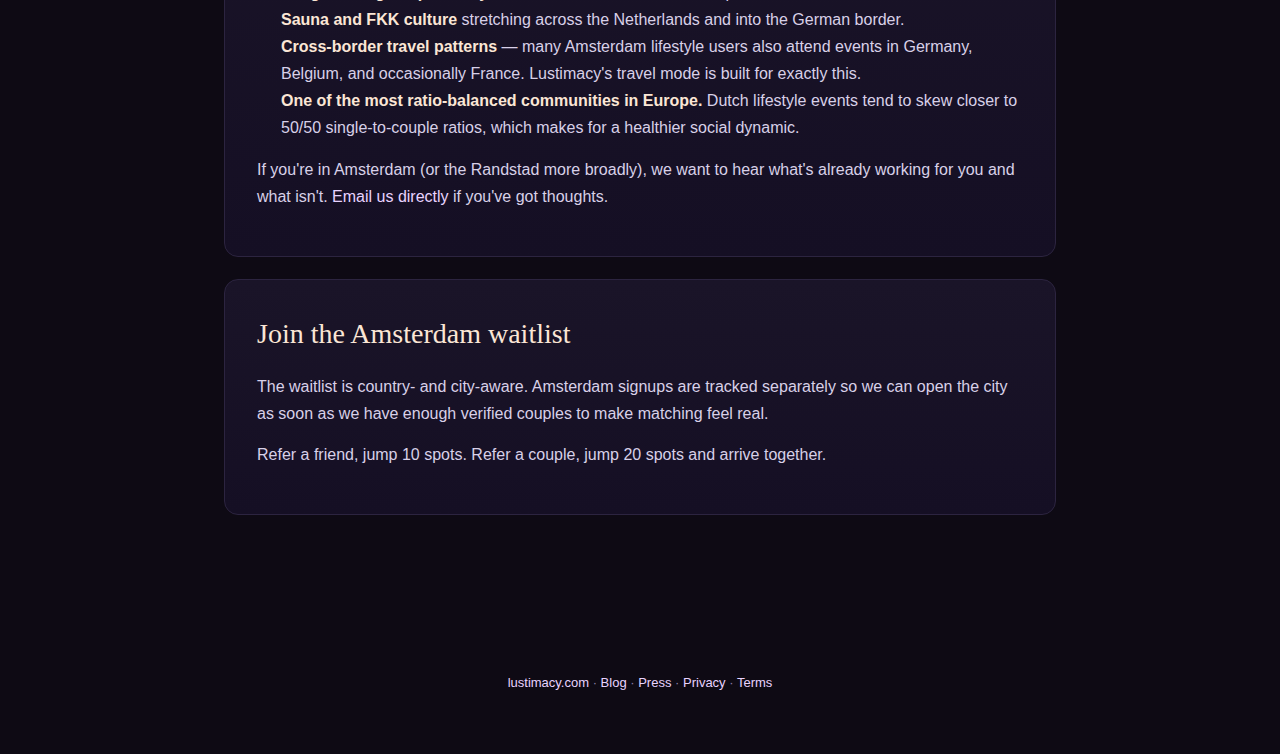
<file: city/amsterdam/index.html>
<!DOCTYPE html>
<html lang="en">
<head>
<meta charset="utf-8">
<meta name="viewport" content="width=device-width,initial-scale=1">
<title>Lifestyle dating in Amsterdam — Lustimacy</title>
<meta name="description" content="Lustimacy launches in Amsterdam in 2026. Lifestyle dating for couples and open-minded singles. First 1,000 Amsterdam founding members get a lifetime badge and zero-fee verification.">
<link rel="canonical" href="https://lustimacy.com/city/amsterdam/">
<link rel="icon" href="/assets/favicon.svg" type="image/svg+xml">
<link rel="apple-touch-icon" href="/assets/apple-touch-icon.png">
<meta property="og:type" content="website">
<meta property="og:title" content="Lifestyle dating in Amsterdam — Lustimacy">
<meta property="og:description" content="Lifestyle dating for couples and open-minded singles in Amsterdam. Launching 2026.">
<meta property="og:url" content="https://lustimacy.com/city/amsterdam/">
<meta property="og:image" content="https://lustimacy.com/assets/og-feature.jpg">
<meta property="og:locale" content="en_US">
<link rel="stylesheet" href="/css/styles.css">
<script defer data-domain="lustimacy.com" src="https://plausible.io/js/script.outbound-links.tagged-events.js"></script>
<script type="application/ld+json">
{"@context":"https://schema.org","@type":"LocalBusiness","name":"Lustimacy Amsterdam","description":"Lifestyle dating app for couples and open-minded singles, launching in Amsterdam in 2026.","url":"https://lustimacy.com/city/amsterdam/","areaServed":{"@type":"City","name":"Amsterdam","containedInPlace":{"@type":"Country","name":"Netherlands"}}}
</script>
<style>
.city-wrap { max-width: 880px; margin: 0 auto; padding: 56px 24px 96px; }
.city-hero { text-align: center; margin-bottom: 56px; }
.city-eyebrow { display: inline-block; padding: 4px 14px; background: rgba(196, 69, 116, 0.15); border: 1px solid rgba(196, 69, 116, 0.35); color: #e8d3ff; border-radius: 999px; font-size: 12px; letter-spacing: 0.08em; text-transform: uppercase; margin-bottom: 18px; }
.city-title { font-family: 'Cormorant Garamond', Georgia, serif; font-size: clamp(44px, 7vw, 72px); font-weight: 500; color: #fbe6d5; line-height: 1.05; margin: 0 0 18px; letter-spacing: -0.5px; }
.city-lede { color: #c5b8d8; font-size: 19px; max-width: 620px; margin: 0 auto 32px; line-height: 1.6; }
.signup-form { background: linear-gradient(180deg, #1a1428 0%, #150f24 100%); border: 1px solid #2c2440; border-radius: 14px; padding: 28px; max-width: 480px; margin: 0 auto; }
.signup-form input { width: 100%; box-sizing: border-box; padding: 14px 16px; background: #0c0a14; border: 1px solid #2c2440; border-radius: 9px; color: #fbe6d5; font-size: 16px; margin-bottom: 12px; }
.signup-form input::placeholder { color: #6a6080; }
.signup-form button { width: 100%; background: linear-gradient(135deg, #c44574 0%, #a4365a 100%); color: #fff; border: none; padding: 14px 16px; border-radius: 9px; font-weight: 600; font-size: 16px; cursor: pointer; transition: transform 0.15s ease, box-shadow 0.15s ease; }
.signup-form button:hover { transform: translateY(-1px); box-shadow: 0 8px 24px rgba(196, 69, 116, 0.35); }
.signup-form .legal { font-size: 12px; color: #8c80a8; margin: 12px 0 0; text-align: center; line-height: 1.5; }
.signup-form .success { color: #a4eaa9; font-size: 14px; margin-top: 10px; }
.signup-form .error { color: #d97b9c; font-size: 14px; margin-top: 10px; }
.city-section { background: linear-gradient(180deg, #1a1428 0%, #150f24 100%); border: 1px solid #2c2440; border-radius: 14px; padding: 32px; margin-bottom: 22px; }
.city-section h2 { font-family: 'Cormorant Garamond', Georgia, serif; font-size: 28px; color: #fbe6d5; margin: 0 0 16px; font-weight: 500; }
.city-section p { color: #d8d0e8; line-height: 1.7; margin: 0 0 14px; }
.city-section strong { color: #fbe6d5; }
.city-section ul { color: #d8d0e8; line-height: 1.7; padding-left: 24px; margin: 0 0 14px; }
.city-section a { color: #e8d3ff; }
.topbar { padding: 20px 24px; border-bottom: 1px solid #1a1428; }
.topbar a { color: #fbe6d5; text-decoration: none; font-family: 'Cormorant Garamond', Georgia, serif; font-size: 22px; font-weight: 500; letter-spacing: 1px; }
</style>
</head>
<body>

<header class="topbar"><a href="/">Lustimacy</a></header>

<main class="city-wrap">

<div class="city-hero">
    <div class="city-eyebrow">Amsterdam · launching 2026</div>
    <h1 class="city-title">Lifestyle dating, made for Amsterdam.</h1>
    <p class="city-lede">Lustimacy is launching in Amsterdam in 2026 — a mobile dating app for couples (together or solo) and open-minded singles. Linked couple profiles. Private photos at match. Hand-verified accounts. The first 1,000 Amsterdam founding members get a lifetime badge and free verification.</p>

    <form class="signup-form" id="signup-form" data-city="amsterdam">
        <input type="email" name="email" placeholder="Your email" required autocomplete="email">
        <input type="text" name="_hp" tabindex="-1" autocomplete="off" style="position:absolute;left:-9999px;" aria-hidden="true">
        <button type="submit">Reserve my Amsterdam spot</button>
        <p class="legal">By signing up you agree we may email you about Lustimacy. No spam, unsubscribe any time.</p>
        <div class="success" id="signup-success" style="display:none;">You're on the list. Check your inbox.</div>
        <div class="error" id="signup-error" style="display:none;"></div>
    </form>
</div>

<div class="city-section">
    <h2>Why Amsterdam</h2>
    <p>Amsterdam carries a cultural inheritance most cities don't have — sex-positive defaults, normalized openness, a deeply established lifestyle community that operates without the secrecy you find in most other places. The Dutch don't whisper. They schedule.</p>
    <p>That makes Amsterdam ideal for a launch market: established demand, comfortable users, infrastructure that already exists offline. Our job is to be the digital extension of what's already working.</p>
</div>

<div class="city-section">
    <h2>What you get as an Amsterdam founding member</h2>
    <ul>
        <li><strong>Lifetime "Founding Member" badge</strong> — visible on your profile forever.</li>
        <li><strong>Free verification.</strong> Every founding member is hand-verified by the team. Worth €5 to later cohorts.</li>
        <li><strong>Partner perks at Amsterdam lifestyle venues.</strong> We're in conversation with several Amsterdam clubs about discounts, priority RSVPs, and free first drinks for verified Lustimacy members.</li>
        <li><strong>Direct founder contact.</strong> Suggest features, report bugs, ask anything. Every email gets a reply while we're small.</li>
        <li><strong>Lifetime grandfathered pricing</strong> on Premium if you ever upgrade.</li>
    </ul>
</div>

<div class="city-section">
    <h2>The Amsterdam lifestyle scene</h2>
    <p>Amsterdam (and the wider Randstad — Utrecht, Rotterdam, Den Haag) hosts:</p>
    <ul>
        <li><strong>Long-running couples-only clubs</strong> — venues that have been part of the scene for decades.</li>
        <li><strong>Sauna and FKK culture</strong> stretching across the Netherlands and into the German border.</li>
        <li><strong>Cross-border travel patterns</strong> — many Amsterdam lifestyle users also attend events in Germany, Belgium, and occasionally France. Lustimacy's travel mode is built for exactly this.</li>
        <li><strong>One of the most ratio-balanced communities in Europe.</strong> Dutch lifestyle events tend to skew closer to 50/50 single-to-couple ratios, which makes for a healthier social dynamic.</li>
    </ul>
    <p>If you're in Amsterdam (or the Randstad more broadly), we want to hear what's already working for you and what isn't. <a href="mailto:hello@lustimacy.com">Email us directly</a> if you've got thoughts.</p>
</div>

<div class="city-section">
    <h2>Join the Amsterdam waitlist</h2>
    <p>The waitlist is country- and city-aware. Amsterdam signups are tracked separately so we can open the city as soon as we have enough verified couples to make matching feel real.</p>
    <p>Refer a friend, jump 10 spots. Refer a couple, jump 20 spots and arrive together.</p>
</div>

</main>

<footer style="text-align:center;color:#8c80a8;font-size:13px;padding:40px 24px 60px;">
    <a href="/" style="color:#e8d3ff;text-decoration:none;">lustimacy.com</a> ·
    <a href="/blog/" style="color:#e8d3ff;text-decoration:none;">Blog</a> ·
    <a href="/press.html" style="color:#e8d3ff;text-decoration:none;">Press</a> ·
    <a href="/privacy.html" style="color:#e8d3ff;text-decoration:none;">Privacy</a> ·
    <a href="/terms.html" style="color:#e8d3ff;text-decoration:none;">Terms</a>
</footer>

<script>
(function () {
    const form = document.getElementById('signup-form');
    const success = document.getElementById('signup-success');
    const errEl = document.getElementById('signup-error');
    if (!form) return;
    form.addEventListener('submit', function (e) {
        e.preventDefault();
        success.style.display = 'none';
        errEl.style.display = 'none';
        const email = form.querySelector('[name=email]').value.trim();
        const hp = form.querySelector('[name=_hp]').value;
        if (hp) return;
        fetch('/api/waitlist', {
            method: 'POST',
            headers: { 'Content-Type': 'application/json' },
            body: JSON.stringify({ email, locale: 'en', source: 'city_amsterdam' }),
        })
            .then((r) => r.json())
            .then((data) => {
                if (data.ok) {
                    success.style.display = 'block';
                    if (window.plausible) window.plausible('WaitlistSubmit', { props: { city: 'amsterdam' } });
                } else {
                    errEl.textContent = data.error === 'invalid_email' ? 'That doesn\'t look like an email.' : 'Something went wrong. Try again?';
                    errEl.style.display = 'block';
                }
            })
            .catch(() => {
                errEl.textContent = 'Network error. Try again?';
                errEl.style.display = 'block';
            });
    });
})();
</script>

</body>
</html>
</file>
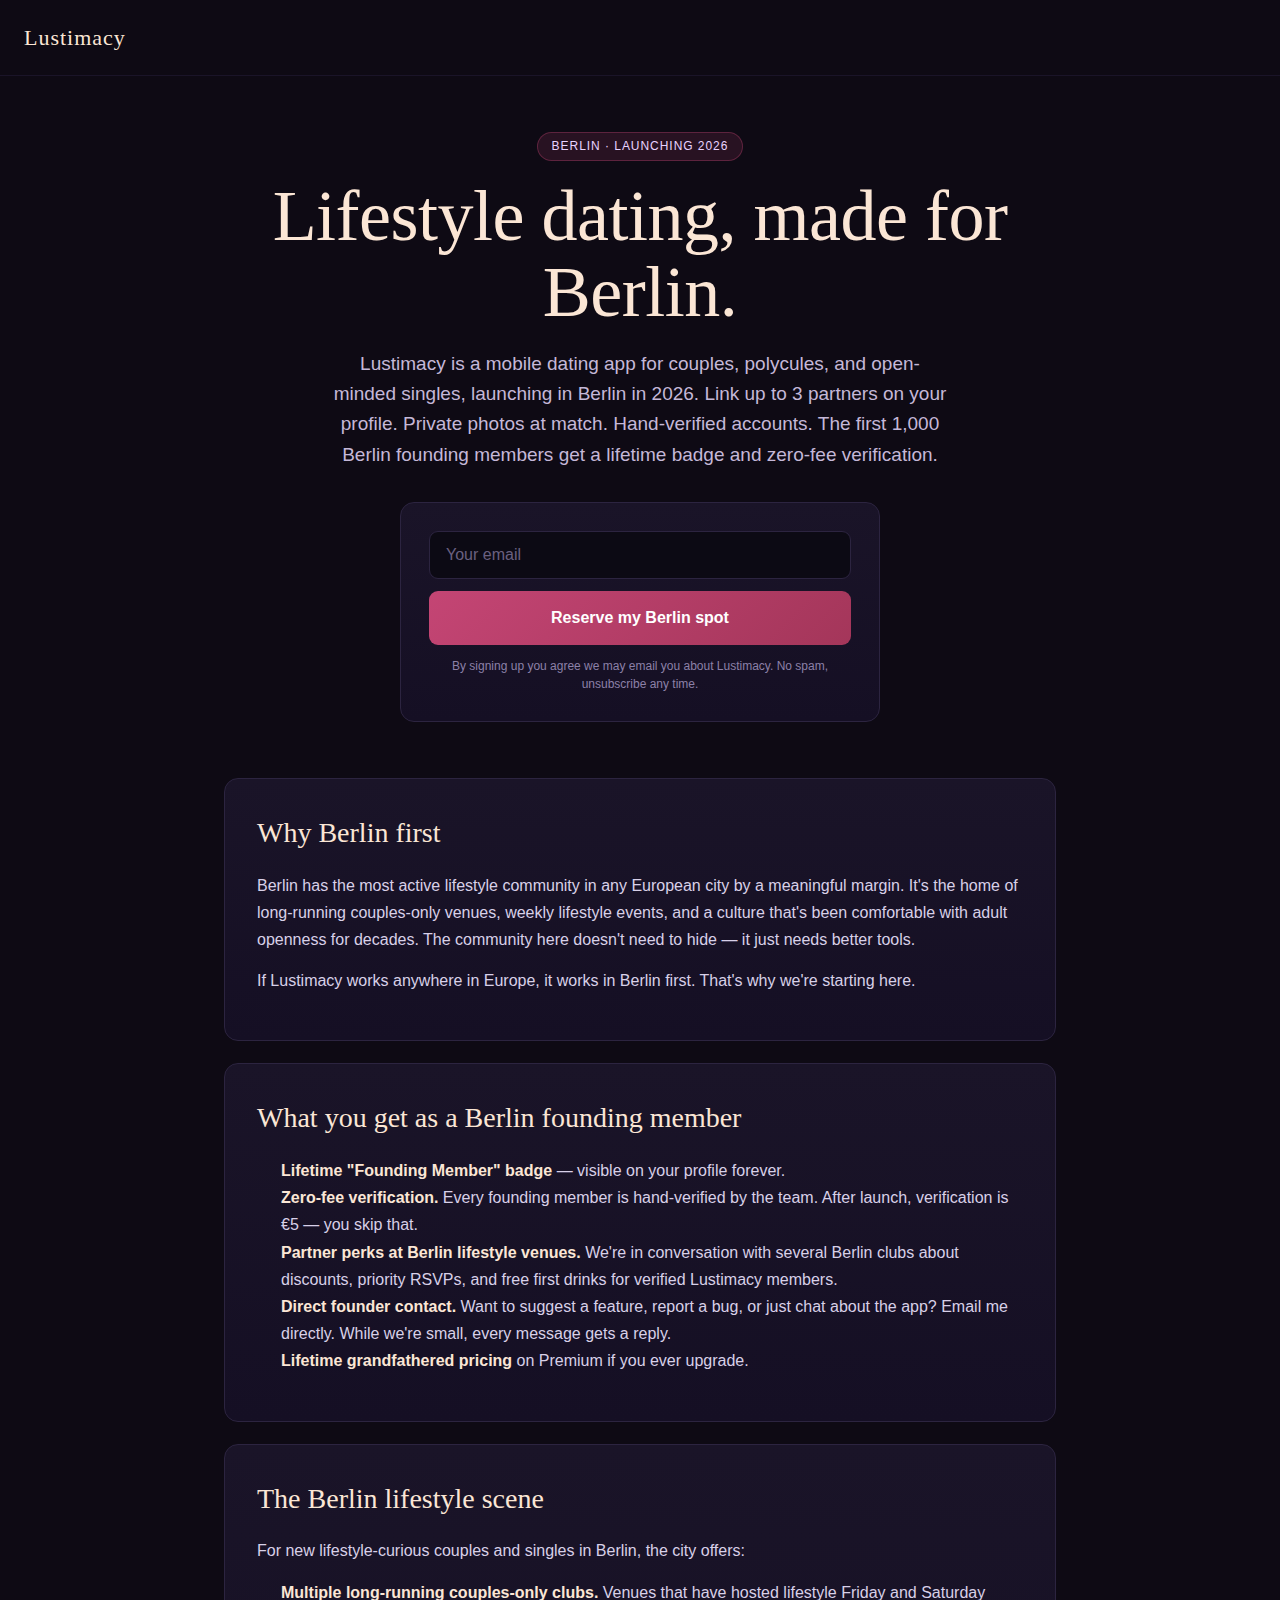
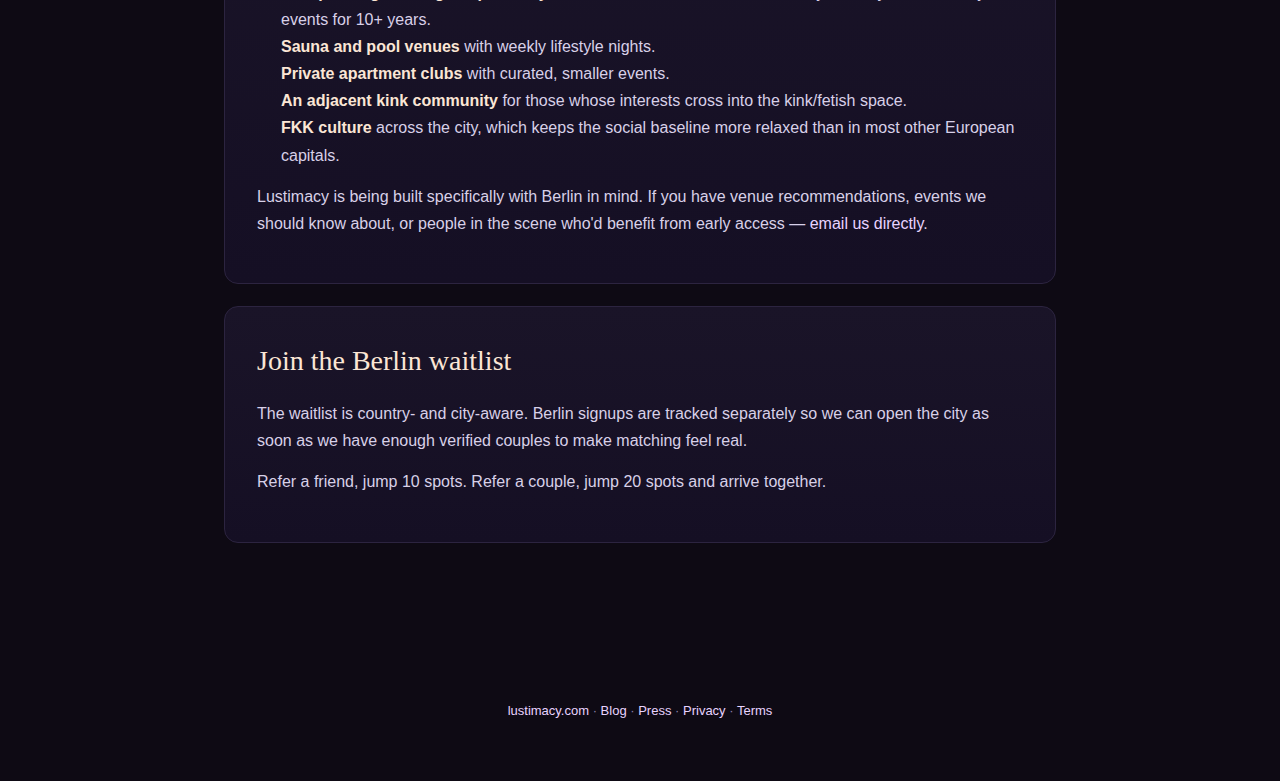
<file: city/berlin/index.html>
<!DOCTYPE html>
<html lang="en">
<head>
<meta charset="utf-8">
<meta name="viewport" content="width=device-width,initial-scale=1">
<title>Lifestyle dating in Berlin — Lustimacy</title>
<meta name="description" content="Lustimacy is launching in Berlin in 2026. Lifestyle dating for couples and open-minded singles. The first 1,000 Berlin founding members get a lifetime badge and zero-fee verification.">
<link rel="canonical" href="https://lustimacy.com/city/berlin/">
<link rel="icon" href="/assets/favicon.svg" type="image/svg+xml">
<link rel="apple-touch-icon" href="/assets/apple-touch-icon.png">
<meta property="og:type" content="website">
<meta property="og:title" content="Lifestyle dating in Berlin — Lustimacy">
<meta property="og:description" content="Lifestyle dating for couples and open-minded singles in Berlin. Launching 2026. Reserve your spot.">
<meta property="og:url" content="https://lustimacy.com/city/berlin/">
<meta property="og:image" content="https://lustimacy.com/assets/og-feature.jpg">
<meta property="og:locale" content="en_US">
<link rel="stylesheet" href="/css/styles.css">
<script defer data-domain="lustimacy.com" src="https://plausible.io/js/script.outbound-links.tagged-events.js"></script>
<script type="application/ld+json">
{"@context":"https://schema.org","@type":"LocalBusiness","name":"Lustimacy Berlin","description":"Lifestyle dating app for couples and open-minded singles, launching in Berlin in 2026.","url":"https://lustimacy.com/city/berlin/","areaServed":{"@type":"City","name":"Berlin","containedInPlace":{"@type":"Country","name":"Germany"}}}
</script>
<style>
.city-wrap { max-width: 880px; margin: 0 auto; padding: 56px 24px 96px; }
.city-hero { text-align: center; margin-bottom: 56px; }
.city-eyebrow { display: inline-block; padding: 4px 14px; background: rgba(196, 69, 116, 0.15); border: 1px solid rgba(196, 69, 116, 0.35); color: #e8d3ff; border-radius: 999px; font-size: 12px; letter-spacing: 0.08em; text-transform: uppercase; margin-bottom: 18px; }
.city-title { font-family: 'Cormorant Garamond', Georgia, serif; font-size: clamp(44px, 7vw, 72px); font-weight: 500; color: #fbe6d5; line-height: 1.05; margin: 0 0 18px; letter-spacing: -0.5px; }
.city-lede { color: #c5b8d8; font-size: 19px; max-width: 620px; margin: 0 auto 32px; line-height: 1.6; }
.signup-form { background: linear-gradient(180deg, #1a1428 0%, #150f24 100%); border: 1px solid #2c2440; border-radius: 14px; padding: 28px; max-width: 480px; margin: 0 auto; }
.signup-form input { width: 100%; box-sizing: border-box; padding: 14px 16px; background: #0c0a14; border: 1px solid #2c2440; border-radius: 9px; color: #fbe6d5; font-size: 16px; margin-bottom: 12px; }
.signup-form input::placeholder { color: #6a6080; }
.signup-form button { width: 100%; background: linear-gradient(135deg, #c44574 0%, #a4365a 100%); color: #fff; border: none; padding: 14px 16px; border-radius: 9px; font-weight: 600; font-size: 16px; cursor: pointer; transition: transform 0.15s ease, box-shadow 0.15s ease; }
.signup-form button:hover { transform: translateY(-1px); box-shadow: 0 8px 24px rgba(196, 69, 116, 0.35); }
.signup-form .legal { font-size: 12px; color: #8c80a8; margin: 12px 0 0; text-align: center; line-height: 1.5; }
.signup-form .success { color: #a4eaa9; font-size: 14px; margin-top: 10px; }
.signup-form .error { color: #d97b9c; font-size: 14px; margin-top: 10px; }
.city-section { background: linear-gradient(180deg, #1a1428 0%, #150f24 100%); border: 1px solid #2c2440; border-radius: 14px; padding: 32px; margin-bottom: 22px; }
.city-section h2 { font-family: 'Cormorant Garamond', Georgia, serif; font-size: 28px; color: #fbe6d5; margin: 0 0 16px; font-weight: 500; }
.city-section p { color: #d8d0e8; line-height: 1.7; margin: 0 0 14px; }
.city-section strong { color: #fbe6d5; }
.city-section ul { color: #d8d0e8; line-height: 1.7; padding-left: 24px; margin: 0 0 14px; }
.city-section a { color: #e8d3ff; }
.topbar { padding: 20px 24px; border-bottom: 1px solid #1a1428; }
.topbar a { color: #fbe6d5; text-decoration: none; font-family: 'Cormorant Garamond', Georgia, serif; font-size: 22px; font-weight: 500; letter-spacing: 1px; }
</style>
</head>
<body>

<header class="topbar"><a href="/">Lustimacy</a></header>

<main class="city-wrap">

<div class="city-hero">
    <div class="city-eyebrow">Berlin · launching 2026</div>
    <h1 class="city-title">Lifestyle dating, made for Berlin.</h1>
    <p class="city-lede">Lustimacy is a mobile dating app for couples, polycules, and open-minded singles, launching in Berlin in 2026. Link up to 3 partners on your profile. Private photos at match. Hand-verified accounts. The first 1,000 Berlin founding members get a lifetime badge and zero-fee verification.</p>

    <form class="signup-form" id="signup-form" data-city="berlin">
        <input type="email" name="email" placeholder="Your email" required autocomplete="email">
        <input type="text" name="_hp" tabindex="-1" autocomplete="off" style="position:absolute;left:-9999px;" aria-hidden="true">
        <button type="submit">Reserve my Berlin spot</button>
        <p class="legal">By signing up you agree we may email you about Lustimacy. No spam, unsubscribe any time.</p>
        <div class="success" id="signup-success" style="display:none;">You're on the list. Check your inbox.</div>
        <div class="error" id="signup-error" style="display:none;"></div>
    </form>
</div>

<div class="city-section">
    <h2>Why Berlin first</h2>
    <p>Berlin has the most active lifestyle community in any European city by a meaningful margin. It's the home of long-running couples-only venues, weekly lifestyle events, and a culture that's been comfortable with adult openness for decades. The community here doesn't need to hide — it just needs better tools.</p>
    <p>If Lustimacy works anywhere in Europe, it works in Berlin first. That's why we're starting here.</p>
</div>

<div class="city-section">
    <h2>What you get as a Berlin founding member</h2>
    <ul>
        <li><strong>Lifetime "Founding Member" badge</strong> — visible on your profile forever.</li>
        <li><strong>Zero-fee verification.</strong> Every founding member is hand-verified by the team. After launch, verification is €5 — you skip that.</li>
        <li><strong>Partner perks at Berlin lifestyle venues.</strong> We're in conversation with several Berlin clubs about discounts, priority RSVPs, and free first drinks for verified Lustimacy members.</li>
        <li><strong>Direct founder contact.</strong> Want to suggest a feature, report a bug, or just chat about the app? Email me directly. While we're small, every message gets a reply.</li>
        <li><strong>Lifetime grandfathered pricing</strong> on Premium if you ever upgrade.</li>
    </ul>
</div>

<div class="city-section">
    <h2>The Berlin lifestyle scene</h2>
    <p>For new lifestyle-curious couples and singles in Berlin, the city offers:</p>
    <ul>
        <li><strong>Multiple long-running couples-only clubs.</strong> Venues that have hosted lifestyle Friday and Saturday events for 10+ years.</li>
        <li><strong>Sauna and pool venues</strong> with weekly lifestyle nights.</li>
        <li><strong>Private apartment clubs</strong> with curated, smaller events.</li>
        <li><strong>An adjacent kink community</strong> for those whose interests cross into the kink/fetish space.</li>
        <li><strong>FKK culture</strong> across the city, which keeps the social baseline more relaxed than in most other European capitals.</li>
    </ul>
    <p>Lustimacy is being built specifically with Berlin in mind. If you have venue recommendations, events we should know about, or people in the scene who'd benefit from early access — <a href="mailto:hello@lustimacy.com">email us directly</a>.</p>
</div>

<div class="city-section">
    <h2>Join the Berlin waitlist</h2>
    <p>The waitlist is country- and city-aware. Berlin signups are tracked separately so we can open the city as soon as we have enough verified couples to make matching feel real.</p>
    <p>Refer a friend, jump 10 spots. Refer a couple, jump 20 spots and arrive together.</p>
</div>

</main>

<footer style="text-align:center;color:#8c80a8;font-size:13px;padding:40px 24px 60px;">
    <a href="/" style="color:#e8d3ff;text-decoration:none;">lustimacy.com</a> ·
    <a href="/blog/" style="color:#e8d3ff;text-decoration:none;">Blog</a> ·
    <a href="/press.html" style="color:#e8d3ff;text-decoration:none;">Press</a> ·
    <a href="/privacy.html" style="color:#e8d3ff;text-decoration:none;">Privacy</a> ·
    <a href="/terms.html" style="color:#e8d3ff;text-decoration:none;">Terms</a>
</footer>

<script>
(function () {
    const form = document.getElementById('signup-form');
    const success = document.getElementById('signup-success');
    const errEl = document.getElementById('signup-error');
    if (!form) return;
    form.addEventListener('submit', function (e) {
        e.preventDefault();
        success.style.display = 'none';
        errEl.style.display = 'none';
        const email = form.querySelector('[name=email]').value.trim();
        const hp = form.querySelector('[name=_hp]').value;
        if (hp) return;
        fetch('/api/waitlist', {
            method: 'POST',
            headers: { 'Content-Type': 'application/json' },
            body: JSON.stringify({ email, locale: 'en', source: 'city_berlin' }),
        })
            .then((r) => r.json())
            .then((data) => {
                if (data.ok) {
                    success.style.display = 'block';
                    if (window.plausible) window.plausible('WaitlistSubmit', { props: { city: 'berlin' } });
                } else {
                    errEl.textContent = data.error === 'invalid_email' ? 'That doesn\'t look like an email.' : 'Something went wrong. Try again?';
                    errEl.style.display = 'block';
                }
            })
            .catch(() => {
                errEl.textContent = 'Network error. Try again?';
                errEl.style.display = 'block';
            });
    });
})();
</script>

</body>
</html>
</file>
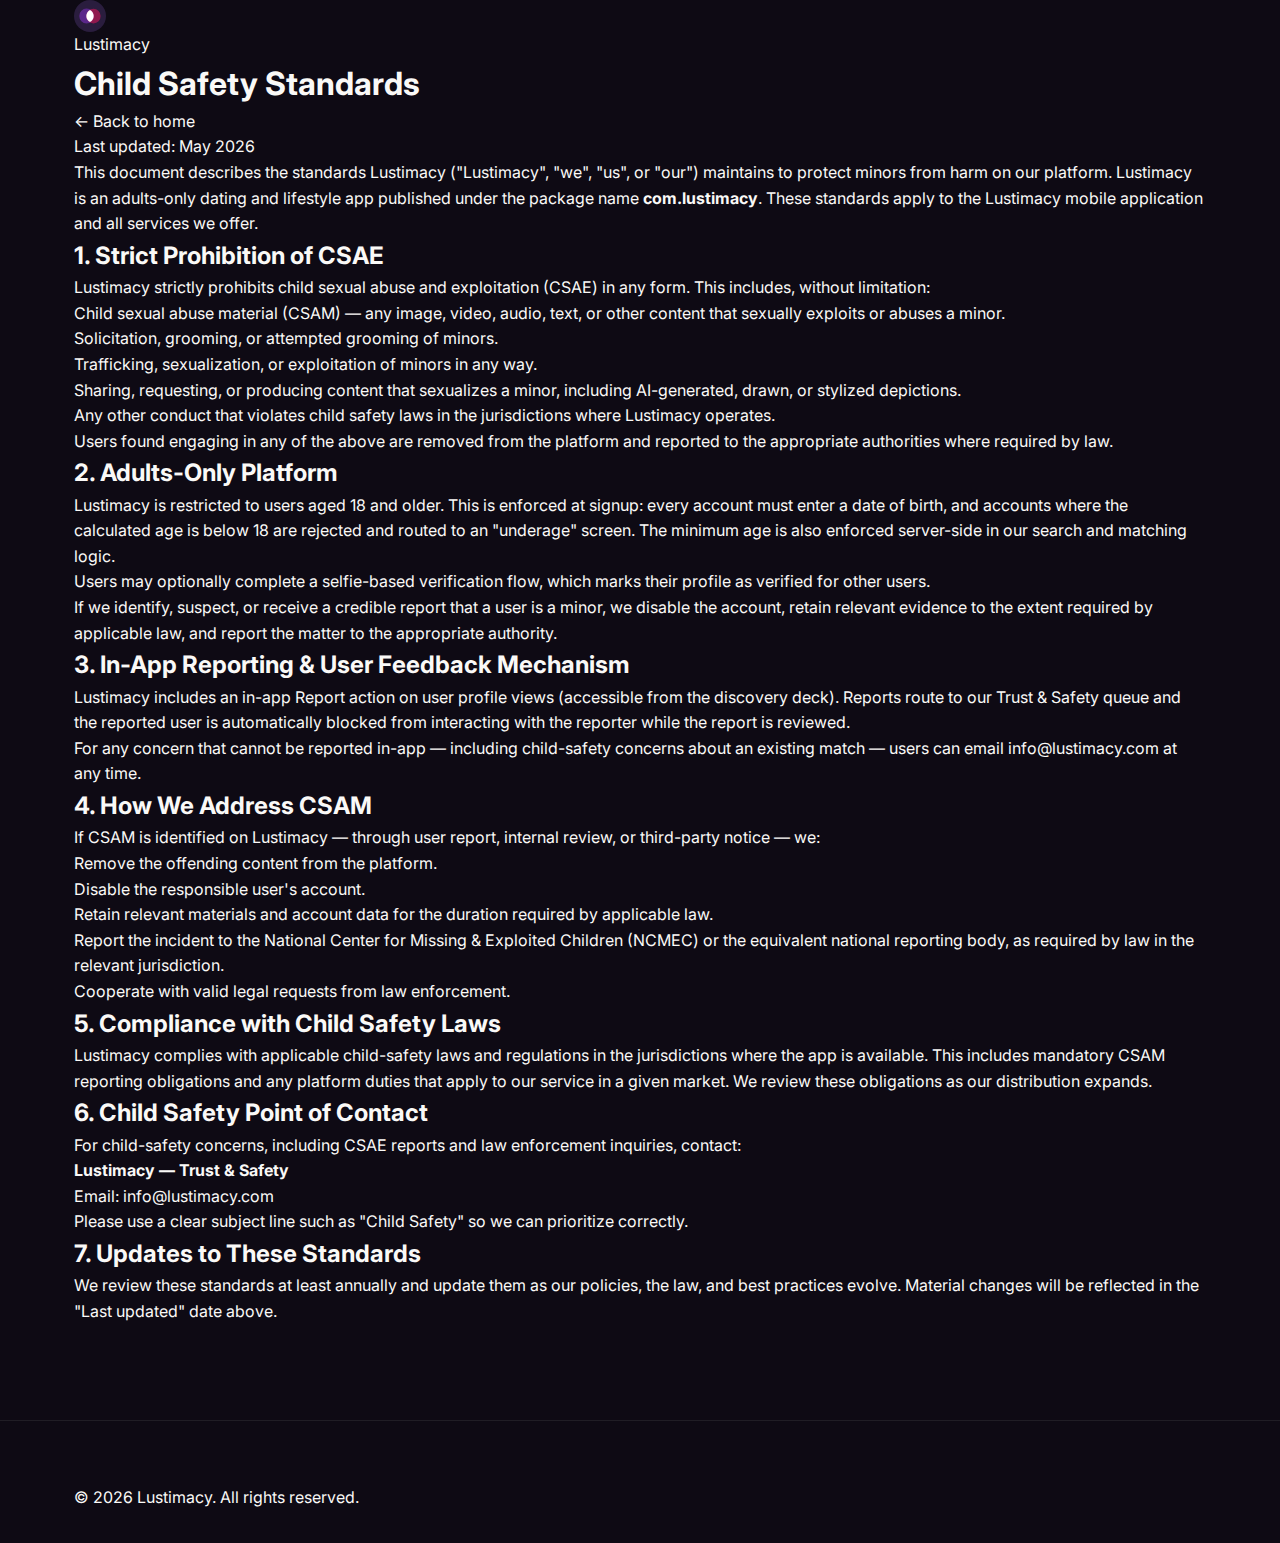
<file: child-safety.html>
<!DOCTYPE html>
<html lang="en">
<head>
    <meta charset="UTF-8">
    <meta name="viewport" content="width=device-width, initial-scale=1.0">
    <title>Child Safety Standards - Lustimacy</title>
    <meta name="description" content="Lustimacy's Child Safety Standards: our commitment to preventing child sexual abuse and exploitation (CSAE) and how we address it.">
    <meta name="theme-color" content="#1A1615">
    <link rel="preconnect" href="https://fonts.googleapis.com">
    <link rel="preconnect" href="https://fonts.gstatic.com" crossorigin>
    <link href="https://fonts.googleapis.com/css2?family=Inter:wght@400;500;600;700;800&display=swap" rel="stylesheet">
    <link rel="stylesheet" href="css/styles.css">
</head>
<body>

    <!-- Navigation -->
    <nav class="navbar scrolled" id="navbar">
        <div class="container nav-container">
            <a href="index.html" class="nav-logo">
                <svg class="nav-icon" viewBox="0 0 465 465" width="32" height="32">
                    <circle cx="232.5" cy="232.5" r="232.5" fill="#2A1D3E"/>
                    <path d="M289.13,232.5a106.29,106.29 135,1 0,-212.57 0a106.29,106.29 45,1 0,212.57 0z" fill="#7B2FBE" fill-opacity="0.6"/>
                    <path d="M387.44,233.83a104.96,104.96 0,1 0,-209.91 0a104.96,104.96 0,1 0,209.91 0z" fill="#D41858" fill-opacity="0.6"/>
                    <path d="M232.58,144.81C264.57,161.01 286.49,194.2 286.49,232.5C286.49,270.81 264.57,303.99 232.58,320.19C200.6,303.99 178.67,270.81 178.67,232.5C178.67,194.2 200.6,161.01 232.58,144.81Z" fill="#ffffff"/>
                </svg>
                <span>Lustimacy</span>
            </a>
        </div>
    </nav>

    <div class="container">
        <div class="page-header">
            <h1>Child Safety Standards</h1>
        </div>

        <div class="page-content">
            <a href="index.html" class="page-back">&larr; Back to home</a>

            <p>Last updated: May 2026</p>

            <p>This document describes the standards Lustimacy ("Lustimacy", "we", "us", or "our") maintains to protect minors from harm on our platform. Lustimacy is an adults-only dating and lifestyle app published under the package name <strong>com.lustimacy</strong>. These standards apply to the Lustimacy mobile application and all services we offer.</p>

            <h2>1. Strict Prohibition of CSAE</h2>

            <p>Lustimacy strictly prohibits child sexual abuse and exploitation (CSAE) in any form. This includes, without limitation:</p>
            <ul>
                <li>Child sexual abuse material (CSAM) — any image, video, audio, text, or other content that sexually exploits or abuses a minor.</li>
                <li>Solicitation, grooming, or attempted grooming of minors.</li>
                <li>Trafficking, sexualization, or exploitation of minors in any way.</li>
                <li>Sharing, requesting, or producing content that sexualizes a minor, including AI-generated, drawn, or stylized depictions.</li>
                <li>Any other conduct that violates child safety laws in the jurisdictions where Lustimacy operates.</li>
            </ul>

            <p>Users found engaging in any of the above are removed from the platform and reported to the appropriate authorities where required by law.</p>

            <h2>2. Adults-Only Platform</h2>

            <p>Lustimacy is restricted to users aged 18 and older. This is enforced at signup: every account must enter a date of birth, and accounts where the calculated age is below 18 are rejected and routed to an "underage" screen. The minimum age is also enforced server-side in our search and matching logic.</p>

            <p>Users may optionally complete a selfie-based verification flow, which marks their profile as verified for other users.</p>

            <p>If we identify, suspect, or receive a credible report that a user is a minor, we disable the account, retain relevant evidence to the extent required by applicable law, and report the matter to the appropriate authority.</p>

            <h2>3. In-App Reporting &amp; User Feedback Mechanism</h2>

            <p>Lustimacy includes an in-app Report action on user profile views (accessible from the discovery deck). Reports route to our Trust &amp; Safety queue and the reported user is automatically blocked from interacting with the reporter while the report is reviewed.</p>

            <p>For any concern that cannot be reported in-app — including child-safety concerns about an existing match — users can email <a href="mailto:info@lustimacy.com">info@lustimacy.com</a> at any time.</p>

            <h2>4. How We Address CSAM</h2>

            <p>If CSAM is identified on Lustimacy — through user report, internal review, or third-party notice — we:</p>
            <ol>
                <li>Remove the offending content from the platform.</li>
                <li>Disable the responsible user's account.</li>
                <li>Retain relevant materials and account data for the duration required by applicable law.</li>
                <li>Report the incident to the National Center for Missing &amp; Exploited Children (NCMEC) or the equivalent national reporting body, as required by law in the relevant jurisdiction.</li>
                <li>Cooperate with valid legal requests from law enforcement.</li>
            </ol>

            <h2>5. Compliance with Child Safety Laws</h2>

            <p>Lustimacy complies with applicable child-safety laws and regulations in the jurisdictions where the app is available. This includes mandatory CSAM reporting obligations and any platform duties that apply to our service in a given market. We review these obligations as our distribution expands.</p>

            <h2>6. Child Safety Point of Contact</h2>

            <p>For child-safety concerns, including CSAE reports and law enforcement inquiries, contact:</p>
            <p><strong>Lustimacy — Trust &amp; Safety</strong><br>
            Email: <a href="mailto:info@lustimacy.com">info@lustimacy.com</a></p>

            <p>Please use a clear subject line such as "Child Safety" so we can prioritize correctly.</p>

            <h2>7. Updates to These Standards</h2>

            <p>We review these standards at least annually and update them as our policies, the law, and best practices evolve. Material changes will be reflected in the "Last updated" date above.</p>
        </div>
    </div>

    <!-- Footer -->
    <footer class="footer">
        <div class="container">
            <div class="footer-bottom">
                <p>&copy; 2026 Lustimacy. All rights reserved.</p>
            </div>
        </div>
    </footer>

</body>
</html>
</file>
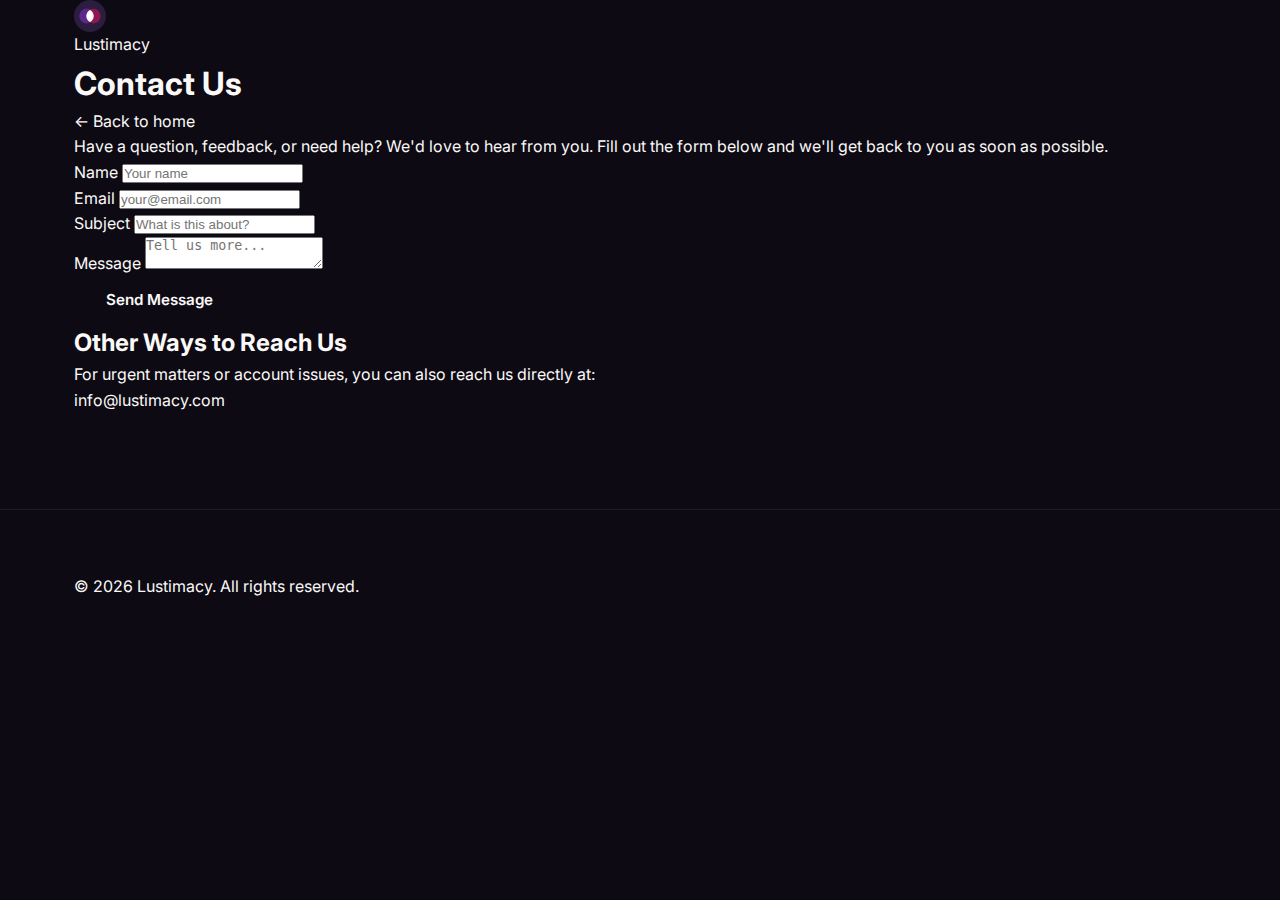
<file: contact.html>
<!DOCTYPE html>
<html lang="en">
<head>
    <meta charset="UTF-8">
    <meta name="viewport" content="width=device-width, initial-scale=1.0">
    <title>Contact Us - Lustimacy</title>
    <meta name="description" content="Get in touch with the Lustimacy team. We'd love to hear from you.">
    <meta name="theme-color" content="#1A1615">
    <link rel="preconnect" href="https://fonts.googleapis.com">
    <link rel="preconnect" href="https://fonts.gstatic.com" crossorigin>
    <link href="https://fonts.googleapis.com/css2?family=Inter:wght@400;500;600;700;800&display=swap" rel="stylesheet">
    <link rel="stylesheet" href="css/styles.css">
</head>
<body>

    <!-- Navigation -->
    <nav class="navbar scrolled" id="navbar">
        <div class="container nav-container">
            <a href="index.html" class="nav-logo">
                <svg class="nav-icon" viewBox="0 0 465 465" width="32" height="32">
                    <circle cx="232.5" cy="232.5" r="232.5" fill="#2A1D3E"/>
                    <path d="M289.13,232.5a106.29,106.29 135,1 0,-212.57 0a106.29,106.29 45,1 0,212.57 0z" fill="#7B2FBE" fill-opacity="0.6"/>
                    <path d="M387.44,233.83a104.96,104.96 0,1 0,-209.91 0a104.96,104.96 0,1 0,209.91 0z" fill="#D41858" fill-opacity="0.6"/>
                    <path d="M232.58,144.81C264.57,161.01 286.49,194.2 286.49,232.5C286.49,270.81 264.57,303.99 232.58,320.19C200.6,303.99 178.67,270.81 178.67,232.5C178.67,194.2 200.6,161.01 232.58,144.81Z" fill="#ffffff"/>
                </svg>
                <span>Lustimacy</span>
            </a>
        </div>
    </nav>

    <div class="container">
        <div class="page-header">
            <h1>Contact Us</h1>
        </div>

        <div class="page-content">
            <a href="index.html" class="page-back">&larr; Back to home</a>

            <p>Have a question, feedback, or need help? We'd love to hear from you. Fill out the form below and we'll get back to you as soon as possible.</p>

            <form class="contact-form" action="https://formsubmit.co/info@lustimacy.com" method="POST">
                <input type="hidden" name="_subject" value="Lustimacy Contact Form">
                <input type="hidden" name="_captcha" value="false">
                <input type="hidden" name="_next" value="https://lustimacy.com/contact.html?submitted=true">

                <div class="form-group">
                    <label for="name">Name</label>
                    <input type="text" id="name" name="name" placeholder="Your name" required>
                </div>

                <div class="form-group">
                    <label for="email">Email</label>
                    <input type="email" id="email" name="email" placeholder="your@email.com" required>
                </div>

                <div class="form-group">
                    <label for="subject">Subject</label>
                    <input type="text" id="subject" name="subject" placeholder="What is this about?" required>
                </div>

                <div class="form-group">
                    <label for="message">Message</label>
                    <textarea id="message" name="message" placeholder="Tell us more..." required></textarea>
                </div>

                <button type="submit" class="btn btn-primary">Send Message</button>
            </form>

            <h2>Other Ways to Reach Us</h2>

            <p>For urgent matters or account issues, you can also reach us directly at:</p>
            <p><a href="mailto:info@lustimacy.com">info@lustimacy.com</a></p>
        </div>
    </div>

    <!-- Footer -->
    <footer class="footer">
        <div class="container">
            <div class="footer-bottom">
                <p>&copy; 2026 Lustimacy. All rights reserved.</p>
            </div>
        </div>
    </footer>

    <script>
        if (new URLSearchParams(window.location.search).has('submitted')) {
            var form = document.querySelector('.contact-form');
            form.innerHTML = '<div style="text-align:center;padding:40px 0"><h2 style="margin-bottom:12px">Message Sent!</h2><p style="color:var(--color-text-secondary)">Thank you for reaching out. We\'ll get back to you soon.</p></div>';
        }
    </script>
</body>
</html>
</file>
<file: css/styles.css>
/* =========================================================================
   Lustimacy — "Velvet Mystery" design system
   ------------------------------------------------------------------------
   Sections:
     1. Tokens (custom properties, base reset)
     2. Atmosphere (glow, grain, blur-hash gradients)
     3. Layout primitives (container, section-head)
     4. Buttons & inputs
     5. Navigation
     6. Hero
     7. Waitlist forms
     8. Personas
     9. Features
    10. How-it-works
    11. Card-stack demo
    12. Screens carousel
    13. Cities
    14. Trust
    15. FAQ (details/summary)
    16. Final CTA
    17. Footer
    18. Reveal animations + reduced motion
    19. Responsive breakpoints
   ========================================================================= */

/* ===== 1. Tokens ========================================================= */
:root {
    /* Palette — deep velvet, warm magenta accent, gold highlight */
    --c-bg-deep:        #0E0A14;
    --c-bg-surface:     #15101D;
    --c-bg-card:        #1F172B;
    --c-bg-card-hi:     #2A1F3A;
    --c-bg-elev:        #2C1E3F;

    --c-accent:         #E94B7B;   /* magenta */
    --c-accent-hi:      #FF6B96;
    --c-accent-deep:    #B22A57;
    --c-violet:         #7B2FBE;
    --c-violet-deep:    #3A0F4F;
    --c-gold:           #F3D16E;

    --c-text:           #FAF9F7;
    --c-text-muted:     #B8AEC4;
    --c-text-soft:      #8C7E9E;
    --c-text-on-accent: #14070D;

    --c-border:         rgba(250, 249, 247, 0.08);
    --c-border-hi:      rgba(250, 249, 247, 0.16);
    --c-border-accent:  rgba(233, 75, 123, 0.4);

    /* Typography */
    --f-sans:    'Inter', -apple-system, BlinkMacSystemFont, 'Segoe UI', sans-serif;
    --f-display: 'Cormorant Garamond', 'Inter', serif;

    /* Spacing scale (4-base) */
    --s-1: 4px;
    --s-2: 8px;
    --s-3: 12px;
    --s-4: 16px;
    --s-5: 24px;
    --s-6: 32px;
    --s-7: 48px;
    --s-8: 64px;
    --s-9: 96px;
    --s-10: 128px;

    /* Radius */
    --r-sm: 8px;
    --r-md: 14px;
    --r-lg: 20px;
    --r-xl: 28px;
    --r-pill: 999px;

    /* Layout */
    --container: 1180px;
    --container-narrow: 820px;

    /* Easing & timing */
    --e-out: cubic-bezier(0.16, 1, 0.3, 1);
    --e-inout: cubic-bezier(0.65, 0, 0.35, 1);
    --t-fast: 180ms;
    --t-base: 320ms;
    --t-slow: 700ms;

    /* Shadows */
    --shadow-card: 0 20px 50px -20px rgba(0, 0, 0, 0.7), 0 0 0 1px var(--c-border);
    --shadow-glow: 0 0 80px rgba(233, 75, 123, 0.3);
}

*, *::before, *::after { box-sizing: border-box; margin: 0; padding: 0; }

html {
    scroll-behavior: smooth;
    font-size: 16px;
    background: var(--c-bg-deep);
}

body {
    font-family: var(--f-sans);
    background: var(--c-bg-deep);
    color: var(--c-text);
    line-height: 1.6;
    overflow-x: hidden;
    -webkit-font-smoothing: antialiased;
    -moz-osx-font-smoothing: grayscale;
    text-rendering: optimizeLegibility;
}

img, svg { display: block; max-width: 100%; height: auto; }
a { color: inherit; text-decoration: none; }
button { font: inherit; color: inherit; background: none; border: 0; cursor: pointer; }
ul, ol { list-style: none; }

::selection { background: var(--c-accent); color: var(--c-text-on-accent); }

.skip-to-content {
    position: absolute;
    left: -9999px;
    top: 0;
    background: var(--c-accent);
    color: var(--c-text-on-accent);
    padding: var(--s-3) var(--s-4);
    z-index: 1000;
}
.skip-to-content:focus { left: var(--s-4); top: var(--s-4); }

:focus-visible {
    outline: 2px solid var(--c-accent);
    outline-offset: 3px;
    border-radius: 2px;
}

/* ===== 2. Atmosphere ===================================================== */
.atmosphere {
    position: fixed;
    inset: 0;
    z-index: 0;
    pointer-events: none;
    overflow: hidden;
}
.atmosphere__glow {
    position: absolute;
    width: 60vw;
    height: 60vw;
    max-width: 900px;
    max-height: 900px;
    border-radius: 50%;
    filter: blur(120px);
    opacity: 0.5;
    will-change: transform;
}
.atmosphere__glow--top {
    top: -10vw;
    left: -10vw;
    background: radial-gradient(circle, var(--c-violet) 0%, transparent 70%);
}
.atmosphere__glow--bottom {
    bottom: -20vw;
    right: -10vw;
    background: radial-gradient(circle, var(--c-accent) 0%, transparent 70%);
    opacity: 0.35;
}
.atmosphere__grain {
    position: absolute;
    inset: 0;
    background-image: url("data:image/svg+xml,%3Csvg viewBox='0 0 200 200' xmlns='http://www.w3.org/2000/svg'%3E%3Cfilter id='n'%3E%3CfeTurbulence type='fractalNoise' baseFrequency='0.9' numOctaves='2' stitchTiles='stitch'/%3E%3CfeColorMatrix values='0 0 0 0 1 0 0 0 0 1 0 0 0 0 1 0 0 0 0.4 0'/%3E%3C/filter%3E%3Crect width='100%25' height='100%25' filter='url(%23n)'/%3E%3C/svg%3E");
    opacity: 0.05;
    mix-blend-mode: overlay;
}

/* BlurHash decorative gradients (used as background utilities) */
.bh {
    border-radius: var(--r-md);
    background-size: cover;
    position: relative;
    overflow: hidden;
}
.bh::after {
    content: "";
    position: absolute;
    inset: 0;
    background: linear-gradient(135deg, transparent 30%, rgba(0,0,0,0.4) 100%);
}
.bh--1 { background: linear-gradient(135deg, #3A0F4F 0%, #7B2FBE 50%, #E94B7B 100%); }
.bh--2 { background: linear-gradient(135deg, #1E0B2B 0%, #B22A57 60%, #F3D16E 100%); }
.bh--3 { background: linear-gradient(135deg, #2A1F3A 0%, #7B2FBE 100%); }
.bh--card-1 { background: linear-gradient(135deg, #3A0F4F 0%, #B22A57 100%); }
.bh--card-2 { background: linear-gradient(135deg, #1F172B 0%, #7B2FBE 60%, #E94B7B 100%); }
.bh--card-3 { background: linear-gradient(135deg, #2A1F3A 0%, #F3D16E 50%, #B22A57 100%); }
.bh--unlocked { background: linear-gradient(135deg, #1F172B 0%, #15101D 100%); }
.bh--unlocked::after { display: none; }

/* ===== 3. Layout primitives ============================================== */
.container {
    width: 100%;
    max-width: var(--container);
    margin: 0 auto;
    padding: 0 var(--s-5);
    position: relative;
    z-index: 1;
}
.container--narrow { max-width: var(--container-narrow); }

main { position: relative; z-index: 1; }

section { padding: var(--s-9) 0; position: relative; }
@media (max-width: 720px) { section { padding: var(--s-8) 0; } }

.section-head {
    text-align: center;
    margin-bottom: var(--s-8);
}
.eyebrow {
    display: inline-block;
    font-size: 12px;
    font-weight: 600;
    letter-spacing: 0.18em;
    text-transform: uppercase;
    color: var(--c-accent);
    margin-bottom: var(--s-4);
}
.section-title {
    font-family: var(--f-display);
    font-weight: 500;
    font-size: clamp(2rem, 5vw, 3.5rem);
    line-height: 1.1;
    letter-spacing: -0.01em;
    margin-bottom: var(--s-4);
}
.section-lede {
    font-size: clamp(1rem, 1.6vw, 1.15rem);
    color: var(--c-text-muted);
    max-width: 640px;
    margin: 0 auto;
}

.link-arrow {
    display: inline-flex;
    align-items: center;
    gap: var(--s-2);
    font-weight: 600;
    color: var(--c-accent);
    transition: gap var(--t-fast) var(--e-out);
}
.link-arrow:hover { gap: var(--s-3); }

/* ===== 4. Buttons & inputs =============================================== */
.btn {
    display: inline-flex;
    align-items: center;
    justify-content: center;
    gap: var(--s-2);
    padding: var(--s-4) var(--s-6);
    border-radius: var(--r-pill);
    font-weight: 600;
    font-size: 0.95rem;
    transition: transform var(--t-fast) var(--e-out), box-shadow var(--t-fast) var(--e-out);
    white-space: nowrap;
    line-height: 1;
}
.btn:hover { transform: translateY(-1px); }
.btn:active { transform: translateY(0); }
.btn--primary {
    background: linear-gradient(135deg, var(--c-accent) 0%, var(--c-violet) 100%);
    color: var(--c-text);
    box-shadow: 0 8px 24px -8px var(--c-accent), 0 0 0 1px rgba(255, 255, 255, 0.06);
}
.btn--primary:hover { box-shadow: 0 12px 30px -8px var(--c-accent), 0 0 0 1px rgba(255, 255, 255, 0.1); }
.btn--ghost {
    border: 1px solid var(--c-border-hi);
    color: var(--c-text);
}
.btn--ghost:hover { border-color: var(--c-accent); }
.btn[disabled] { opacity: 0.5; cursor: not-allowed; }

/* ===== 5. Navigation ===================================================== */
.nav {
    position: sticky;
    top: 0;
    z-index: 50;
    transition: background-color var(--t-base) var(--e-out), border-color var(--t-base) var(--e-out), backdrop-filter var(--t-base) var(--e-out);
    border-bottom: 1px solid transparent;
}
.nav.is-scrolled {
    background-color: rgba(14, 10, 20, 0.85);
    backdrop-filter: blur(20px) saturate(180%);
    -webkit-backdrop-filter: blur(20px) saturate(180%);
    border-bottom-color: var(--c-border);
}
.nav__inner {
    display: flex;
    align-items: center;
    justify-content: space-between;
    padding: var(--s-4) var(--s-5);
    max-width: var(--container);
    margin: 0 auto;
}
.nav__brand {
    display: inline-flex;
    align-items: center;
    gap: var(--s-3);
    font-family: var(--f-display);
    font-weight: 500;
    font-size: 1.4rem;
    letter-spacing: 0.02em;
}
.nav__menu {
    display: flex;
    align-items: center;
    gap: var(--s-6);
}
.nav__links {
    display: flex;
    gap: var(--s-5);
}
.nav__links a {
    font-size: 0.9rem;
    color: var(--c-text-muted);
    transition: color var(--t-fast) var(--e-out);
    position: relative;
}
.nav__links a::after {
    content: "";
    position: absolute;
    left: 0; right: 0; bottom: -6px;
    height: 1px;
    background: var(--c-accent);
    transform: scaleX(0);
    transform-origin: left;
    transition: transform var(--t-fast) var(--e-out);
}
.nav__links a:hover { color: var(--c-text); }
.nav__links a:hover::after { transform: scaleX(1); }
.nav__locales {
    display: flex;
    gap: var(--s-2);
    padding: 4px;
    border: 1px solid var(--c-border);
    border-radius: var(--r-pill);
}
.nav__locale {
    padding: 6px 12px;
    font-size: 0.75rem;
    font-weight: 600;
    letter-spacing: 0.06em;
    color: var(--c-text-soft);
    border-radius: var(--r-pill);
    transition: background-color var(--t-fast), color var(--t-fast);
}
.nav__locale.is-active {
    background: var(--c-bg-card);
    color: var(--c-text);
}
.nav__locale:hover { color: var(--c-text); }
.nav__cta { padding: var(--s-3) var(--s-5); font-size: 0.85rem; }
.nav__toggle {
    display: none;
    width: 32px;
    height: 32px;
    flex-direction: column;
    justify-content: center;
    align-items: center;
    gap: 5px;
}
.nav__toggle span {
    width: 22px;
    height: 1.5px;
    background: var(--c-text);
    transition: transform var(--t-fast), opacity var(--t-fast);
}
.nav__toggle.is-active span:nth-child(1) { transform: translateY(6.5px) rotate(45deg); }
.nav__toggle.is-active span:nth-child(2) { opacity: 0; }
.nav__toggle.is-active span:nth-child(3) { transform: translateY(-6.5px) rotate(-45deg); }

/* ===== 6. Hero =========================================================== */
.hero {
    position: relative;
    padding: var(--s-9) 0 var(--s-10);
    overflow: hidden;
    min-height: 88vh;
    display: flex;
    align-items: center;
}
.hero__bg {
    position: absolute;
    inset: 0;
    z-index: 0;
    pointer-events: none;
}
.hero__blurhash {
    position: absolute;
    border-radius: 50%;
    filter: blur(100px);
}
.hero__blurhash--1 {
    top: 10%; left: -10%;
    width: 50vw; height: 50vw;
    background: radial-gradient(circle, var(--c-violet) 0%, transparent 70%);
    opacity: 0.4;
}
.hero__blurhash--2 {
    bottom: 5%; right: -5%;
    width: 45vw; height: 45vw;
    background: radial-gradient(circle, var(--c-accent) 0%, transparent 70%);
    opacity: 0.35;
}
.hero__blurhash--3 {
    top: 40%; left: 30%;
    width: 30vw; height: 30vw;
    background: radial-gradient(circle, var(--c-gold) 0%, transparent 65%);
    opacity: 0.1;
}
.hero__content {
    position: relative;
    z-index: 1;
    max-width: 720px;
}
.hero__badge {
    display: inline-flex;
    align-items: center;
    gap: var(--s-2);
    padding: var(--s-2) var(--s-4);
    border: 1px solid var(--c-border-accent);
    border-radius: var(--r-pill);
    font-size: 0.8rem;
    font-weight: 500;
    color: var(--c-accent-hi);
    background: rgba(233, 75, 123, 0.06);
    margin-bottom: var(--s-6);
}
.hero__badge-dot {
    width: 8px;
    height: 8px;
    background: var(--c-accent);
    border-radius: 50%;
    box-shadow: 0 0 0 0 rgba(233, 75, 123, 0.7);
    animation: pulse 2s infinite;
}
@keyframes pulse {
    0% { box-shadow: 0 0 0 0 rgba(233, 75, 123, 0.7); }
    70% { box-shadow: 0 0 0 10px rgba(233, 75, 123, 0); }
    100% { box-shadow: 0 0 0 0 rgba(233, 75, 123, 0); }
}

.hero__title {
    font-family: var(--f-display);
    font-weight: 500;
    font-size: clamp(2.5rem, 7vw, 5.5rem);
    line-height: 1.02;
    letter-spacing: -0.015em;
    margin-bottom: var(--s-5);
}
.hero__title-line { display: block; }
.hero__title-line--accent {
    font-style: italic;
    background: linear-gradient(135deg, var(--c-accent) 0%, var(--c-gold) 100%);
    -webkit-background-clip: text;
    background-clip: text;
    color: transparent;
}
.hero__lede {
    font-size: clamp(1rem, 1.7vw, 1.2rem);
    color: var(--c-text-muted);
    max-width: 580px;
    margin-bottom: var(--s-7);
}
.hero__trust {
    display: flex;
    flex-wrap: wrap;
    gap: var(--s-5);
    margin-top: var(--s-6);
    color: var(--c-text-soft);
    font-size: 0.85rem;
}
.hero__trust li {
    display: inline-flex;
    align-items: center;
    gap: var(--s-2);
}
.hero__trust svg { color: var(--c-accent); }

.hero__device {
    position: absolute;
    right: -100px;
    top: 50%;
    transform: translateY(-50%);
    width: 480px;
    height: 600px;
    z-index: 0;
    pointer-events: none;
    opacity: 0.85;
}
.hero__device-frame {
    position: absolute;
    width: 280px;
    height: 540px;
    border-radius: 48px;
    overflow: hidden;
    box-shadow: var(--shadow-card), var(--shadow-glow);
    border: 8px solid var(--c-bg-card);
}
.hero__device-frame img { width: 100%; height: 100%; object-fit: cover; }
.hero__device-frame:first-child {
    right: 60px;
    top: 0;
    transform: rotate(6deg);
    z-index: 2;
}
.hero__device-frame--rear {
    right: 200px;
    top: 30px;
    transform: rotate(-5deg) scale(0.92);
    opacity: 0.6;
    z-index: 1;
}
@media (max-width: 1100px) { .hero__device { display: none; } }

/* ===== 7. Waitlist forms ================================================= */
.waitlist {
    margin-top: var(--s-6);
    max-width: 520px;
    display: grid;
    grid-template-columns: 1fr auto;
    gap: var(--s-3);
    align-items: stretch;
    position: relative;
}
.waitlist__input {
    grid-column: 1;
    background: rgba(14, 10, 20, 0.6);
    color: var(--c-text);
    border: 1px solid var(--c-border-hi);
    border-radius: var(--r-pill);
    padding: var(--s-4) var(--s-5);
    font-size: 1rem;
    font-family: inherit;
    transition: border-color var(--t-fast), background-color var(--t-fast);
    backdrop-filter: blur(8px);
}
.waitlist__input::placeholder { color: var(--c-text-soft); }
.waitlist__input:focus {
    outline: none;
    border-color: var(--c-accent);
    background: rgba(14, 10, 20, 0.8);
}
.waitlist__submit {
    grid-column: 2;
    padding: var(--s-4) var(--s-5);
}
.waitlist__honeypot {
    position: absolute !important;
    left: -9999px !important;
    width: 1px !important;
    height: 1px !important;
}
.waitlist__hint, .waitlist__success, .waitlist__error {
    grid-column: 1 / -1;
    font-size: 0.85rem;
    color: var(--c-text-soft);
    margin-top: var(--s-2);
    line-height: 1.5;
}
.waitlist__success, .waitlist__error { display: none; }
.waitlist--final .waitlist__hint { color: var(--c-text-soft); font-size: 0.8rem; }
.waitlist.is-success .waitlist__success { display: block; color: var(--c-gold); }
.waitlist.is-success .waitlist__hint { display: none; }
.waitlist.is-success .waitlist__input,
.waitlist.is-success .waitlist__submit { opacity: 0.4; pointer-events: none; }
.waitlist.is-error .waitlist__error { display: block; color: var(--c-accent-hi); }

/* ===== 8. Personas ======================================================= */
.personas__grid {
    display: grid;
    grid-template-columns: repeat(3, 1fr);
    gap: var(--s-5);
}
.persona {
    background: linear-gradient(180deg, var(--c-bg-card) 0%, var(--c-bg-surface) 100%);
    border: 1px solid var(--c-border);
    border-radius: var(--r-xl);
    padding: var(--s-6);
    transition: transform var(--t-base) var(--e-out), border-color var(--t-base) var(--e-out);
}
.persona:hover {
    transform: translateY(-4px);
    border-color: var(--c-border-accent);
}
.persona__visual {
    aspect-ratio: 4 / 5;
    border-radius: var(--r-md);
    margin-bottom: var(--s-5);
    background: var(--c-bg-deep);
    overflow: hidden;
    position: relative;
}
.persona__visual img {
    width: 100%;
    height: 100%;
    object-fit: cover;
    object-position: center;
    transition: transform var(--t-slow) var(--e-out), filter var(--t-slow) var(--e-out);
    filter: saturate(0.85) contrast(1.05);
}
.persona__visual::after {
    /* Velvet duotone overlay — pushes photos toward our magenta/violet palette
       so disparate stock images read as one moodboard. */
    content: "";
    position: absolute;
    inset: 0;
    background:
        linear-gradient(180deg, transparent 40%, rgba(14, 10, 20, 0.65) 100%),
        linear-gradient(135deg, rgba(123, 47, 190, 0.28) 0%, rgba(233, 75, 123, 0.22) 100%);
    mix-blend-mode: normal;
    pointer-events: none;
}
.persona:hover .persona__visual img {
    transform: scale(1.04);
    filter: saturate(1) contrast(1.05);
}
.persona h3 {
    font-family: var(--f-display);
    font-weight: 500;
    font-size: 1.6rem;
    margin-bottom: var(--s-3);
}
.persona p { color: var(--c-text-muted); font-size: 0.95rem; }

@media (max-width: 900px) {
    .personas__grid { grid-template-columns: 1fr; }
}

/* ===== 9. Features ======================================================= */
.features__grid {
    display: grid;
    grid-template-columns: repeat(2, 1fr);
    gap: var(--s-5);
}
.feature {
    background: linear-gradient(180deg, var(--c-bg-card) 0%, var(--c-bg-surface) 100%);
    border: 1px solid var(--c-border);
    border-radius: var(--r-xl);
    padding: var(--s-6);
    display: flex;
    flex-direction: column;
    gap: var(--s-5);
    transition: border-color var(--t-base) var(--e-out);
    position: relative;
    overflow: hidden;
}
.feature:hover { border-color: var(--c-border-hi); }
.feature--accent {
    background: linear-gradient(180deg, var(--c-bg-card-hi) 0%, var(--c-bg-surface) 100%);
    border-color: var(--c-border-accent);
}
/* The hero feature card: spans the full width of the grid and lays out
   visual (left) + body (right) horizontally. On narrow screens it collapses
   to vertical like the other cards. */
.feature--wide {
    grid-column: 1 / -1;
    display: grid;
    grid-template-columns: minmax(0, 1.05fr) minmax(0, 1fr);
    gap: var(--s-8);
    align-items: center;
    padding: var(--s-7);
}
.feature--wide .feature__visual {
    aspect-ratio: 16 / 11;
    margin: 0;
}
.feature--wide .feature__body h3 { font-size: 1.9rem; }
.feature__visual {
    aspect-ratio: 16 / 10;
    border-radius: var(--r-md);
    background: var(--c-bg-deep);
    overflow: hidden;
    display: flex;
    align-items: center;
    justify-content: center;
    gap: var(--s-3);
    padding: var(--s-5);
    position: relative;
}
.feature__body h3 {
    font-family: var(--f-display);
    font-weight: 500;
    font-size: 1.55rem;
    margin-bottom: var(--s-3);
}
.feature__body p { color: var(--c-text-muted); font-size: 0.95rem; }

/* — couple visual (linked profiles) */
.feature__visual--couple { gap: var(--s-4); flex-wrap: wrap; }
.feature__couple-card {
    flex: 1;
    min-width: 100px;
    background: var(--c-bg-card-hi);
    border: 1px solid var(--c-border);
    border-radius: var(--r-md);
    padding: var(--s-3);
    text-align: center;
    font-size: 0.8rem;
    color: var(--c-text-muted);
    display: flex;
    flex-direction: column;
    align-items: center;
    gap: var(--s-2);
}
.feature__couple-card--linked {
    border-color: var(--c-accent);
    box-shadow: 0 0 30px -10px var(--c-accent);
    background: linear-gradient(135deg, var(--c-bg-card-hi) 0%, var(--c-violet-deep) 100%);
    color: var(--c-text);
    position: relative;
}
.feature__couple-avatar {
    width: 36px;
    height: 36px;
    border-radius: 50%;
    background: linear-gradient(135deg, var(--c-violet) 0%, var(--c-accent) 100%);
}
.feature__couple-avatar--two {
    margin-left: -16px;
    background: linear-gradient(135deg, var(--c-accent) 0%, var(--c-gold) 100%);
    border: 2px solid var(--c-bg-card-hi);
}
.feature__couple-card--linked > div:nth-child(2) { margin-left: -16px; }
.feature__couple-arrow {
    color: var(--c-text-soft);
    flex-shrink: 0;
}

/* — toggle (mode) */
.feature__visual--mode { padding: var(--s-7); }
.feature__toggle {
    display: inline-flex;
    align-items: center;
    gap: var(--s-3);
    font-size: 0.95rem;
    color: var(--c-text-muted);
}
.feature__toggle-label--active { color: var(--c-text); font-weight: 600; }
.feature__toggle-track {
    width: 56px;
    height: 30px;
    background: linear-gradient(135deg, var(--c-violet) 0%, var(--c-accent) 100%);
    border-radius: var(--r-pill);
    position: relative;
}
.feature__toggle-thumb {
    position: absolute;
    top: 3px;
    right: 3px;
    width: 24px;
    height: 24px;
    background: var(--c-text);
    border-radius: 50%;
    transition: right var(--t-base) var(--e-out);
    animation: toggle-dance 4s infinite;
}
@keyframes toggle-dance {
    0%, 100% { right: 3px; }
    50% { right: 29px; }
}

/* — blurhash visual (private photos) */
.feature__visual--blurhash {
    display: grid;
    grid-template-columns: repeat(3, 1fr);
    gap: var(--s-3);
    padding: var(--s-5);
}
.feature__visual--blurhash .bh {
    aspect-ratio: 1;
    border-radius: var(--r-sm);
}
.feature__visual--blurhash .bh--unlocked {
    display: flex;
    align-items: center;
    justify-content: center;
    color: var(--c-gold);
    border: 1px solid var(--c-gold);
}

/* — travel arc */
.feature__visual--travel { padding: var(--s-4); }

/* — filter chips */
.feature__visual--filters {
    flex-wrap: wrap;
    padding: var(--s-5);
    align-items: flex-start;
    align-content: center;
}
.chip {
    padding: var(--s-2) var(--s-4);
    border-radius: var(--r-pill);
    font-size: 0.85rem;
    font-weight: 500;
    border: 1px solid var(--c-border-hi);
    color: var(--c-text-muted);
    background: var(--c-bg-card-hi);
    transition: all var(--t-fast);
}
.chip--active {
    border-color: var(--c-accent);
    color: var(--c-text);
    background: linear-gradient(135deg, var(--c-violet-deep) 0%, var(--c-accent-deep) 100%);
}

@media (max-width: 800px) {
    .features__grid { grid-template-columns: 1fr; }
    .feature--wide {
        grid-column: 1;
        grid-template-columns: 1fr;
        gap: var(--s-5);
        padding: var(--s-6);
    }
    .feature--wide .feature__body h3 { font-size: 1.55rem; }
}

/* ===== 10. How-it-works ================================================== */
.how__steps {
    display: grid;
    grid-template-columns: repeat(4, 1fr);
    gap: var(--s-5);
    counter-reset: step;
}
.how__step {
    border-left: 1px solid var(--c-border);
    padding: var(--s-4) var(--s-5);
    transition: border-color var(--t-base);
    position: relative;
}
.how__step:hover { border-left-color: var(--c-accent); }
.how__step-number {
    font-family: var(--f-display);
    font-weight: 500;
    font-size: 2rem;
    color: var(--c-accent);
    line-height: 1;
    display: block;
    margin-bottom: var(--s-3);
}
.how__step h3 {
    font-family: var(--f-display);
    font-weight: 500;
    font-size: 1.35rem;
    margin-bottom: var(--s-3);
}
.how__step p { color: var(--c-text-muted); font-size: 0.95rem; }
@media (max-width: 900px) { .how__steps { grid-template-columns: repeat(2, 1fr); } }
@media (max-width: 540px) { .how__steps { grid-template-columns: 1fr; } }

/* ===== 11. Card-stack demo =============================================== */
.demo__split {
    display: grid;
    grid-template-columns: 360px 1fr;
    gap: var(--s-8);
    align-items: center;
    margin-top: var(--s-8);
}
.demo__stage {
    position: relative;
    height: 540px;
    width: 320px;
    margin: 0 auto;
    user-select: none;
}
.card-stack {
    position: relative;
    width: 100%;
    height: 100%;
    perspective: 1000px;
}
.card-stack__card {
    position: absolute;
    inset: 0;
    border-radius: var(--r-xl);
    overflow: hidden;
    box-shadow: var(--shadow-card);
    transition: transform var(--t-base) var(--e-out), opacity var(--t-base) var(--e-out);
    cursor: grab;
    will-change: transform;
}
.card-stack__card:active { cursor: grabbing; }
.card-stack__card[data-card="0"] {
    transform: translateY(0) scale(1);
    z-index: 3;
}
.card-stack__card[data-card="1"] {
    transform: translateY(12px) scale(0.96);
    z-index: 2;
    opacity: 0.85;
}
.card-stack__card[data-card="2"] {
    transform: translateY(24px) scale(0.92);
    z-index: 1;
    opacity: 0.65;
}
/* Deeper queue (4th+ card) sits hidden behind the visible top 3.
   Promoted into view by the swipe-recycle JS as cards above it leave. */
.card-stack__card[data-card="3"],
.card-stack__card[data-card="4"],
.card-stack__card[data-card="5"],
.card-stack__card[data-card="6"],
.card-stack__card[data-card="7"],
.card-stack__card[data-card="8"],
.card-stack__card[data-card="9"] {
    transform: translateY(24px) scale(0.92);
    z-index: 0;
    opacity: 0;
    pointer-events: none;
}
.card-stack__card.is-leaving-right {
    transform: translateX(140%) rotate(20deg) !important;
    opacity: 0 !important;
    transition: transform 500ms var(--e-out), opacity 500ms;
}
.card-stack__card.is-leaving-left {
    transform: translateX(-140%) rotate(-20deg) !important;
    opacity: 0 !important;
    transition: transform 500ms var(--e-out), opacity 500ms;
}
.card-stack__photo {
    width: 100%;
    height: 100%;
    position: relative;
    overflow: hidden;
}
.card-stack__photo img {
    width: 100%;
    height: 100%;
    object-fit: cover;
    object-position: center;
    filter: saturate(0.9) contrast(1.05);
}
.card-stack__photo::after {
    content: "";
    position: absolute;
    inset: 0;
    background: linear-gradient(135deg, rgba(123, 47, 190, 0.22) 0%, rgba(233, 75, 123, 0.18) 100%);
    pointer-events: none;
}
.card-stack__caption {
    position: absolute;
    bottom: 0;
    left: 0;
    right: 0;
    padding: var(--s-5);
    background: linear-gradient(180deg, transparent 0%, rgba(0,0,0,0.85) 100%);
    color: var(--c-text);
    display: flex;
    flex-direction: column;
    gap: 2px;
}
.card-stack__caption strong {
    font-family: var(--f-display);
    font-size: 1.6rem;
    font-weight: 500;
}
.card-stack__caption span { font-size: 0.85rem; color: var(--c-text-muted); }

.card-stack__controls {
    position: absolute;
    bottom: -72px;
    left: 50%;
    transform: translateX(-50%);
    display: flex;
    gap: var(--s-5);
}
.card-stack__btn {
    width: 56px;
    height: 56px;
    border-radius: 50%;
    background: var(--c-bg-card-hi);
    border: 1px solid var(--c-border-hi);
    display: flex;
    align-items: center;
    justify-content: center;
    transition: transform var(--t-fast), border-color var(--t-fast), background-color var(--t-fast);
}
.card-stack__btn:hover { transform: scale(1.08); }
.card-stack__btn--pass { color: var(--c-text-soft); }
.card-stack__btn--pass:hover { color: var(--c-text); border-color: var(--c-border-hi); }
.card-stack__btn--like { color: var(--c-accent); }
.card-stack__btn--like:hover { background: var(--c-accent); color: var(--c-text); border-color: var(--c-accent); }

.demo__beats {
    display: flex;
    flex-direction: column;
    gap: var(--s-5);
}
.demo__beats li {
    padding-left: var(--s-5);
    border-left: 2px solid var(--c-accent);
    display: flex;
    flex-direction: column;
    gap: var(--s-2);
}
.demo__beats strong {
    font-family: var(--f-display);
    font-weight: 500;
    font-size: 1.4rem;
}
.demo__beats span { color: var(--c-text-muted); font-size: 0.95rem; }

@media (max-width: 900px) {
    .demo__split { grid-template-columns: 1fr; gap: var(--s-9); }
    .demo__stage { margin-bottom: var(--s-7); }
}

/* ===== 12. Screens carousel ============================================== */
.screens__viewport {
    position: relative;
    margin-top: var(--s-7);
}
.screens__rail {
    display: flex;
    gap: var(--s-5);
    overflow-x: auto;
    overflow-y: hidden;
    scroll-snap-type: x mandatory;
    padding: var(--s-4) var(--s-5);
    scrollbar-width: none;
    -ms-overflow-style: none;
}
.screens__rail::-webkit-scrollbar { display: none; }
.screens__item {
    flex: 0 0 240px;
    scroll-snap-align: center;
    border-radius: 32px;
    overflow: hidden;
    box-shadow: var(--shadow-card);
    border: 6px solid var(--c-bg-card);
    background: var(--c-bg-card);
}
.screens__item img {
    width: 100%;
    aspect-ratio: 9 / 16;
    object-fit: cover;
}
.screens__nav {
    position: absolute;
    top: 50%;
    transform: translateY(-50%);
    width: 48px;
    height: 48px;
    border-radius: 50%;
    background: rgba(14, 10, 20, 0.7);
    backdrop-filter: blur(12px);
    border: 1px solid var(--c-border-hi);
    color: var(--c-text);
    z-index: 2;
    display: flex;
    align-items: center;
    justify-content: center;
    transition: opacity var(--t-fast), background-color var(--t-fast);
}
.screens__nav:hover { background: var(--c-bg-card); }
.screens__nav--prev { left: -8px; }
.screens__nav--next { right: -8px; }
.screens__nav.is-hidden { opacity: 0; pointer-events: none; }

/* ===== 13. Cities ======================================================== */
.cities__grid {
    display: grid;
    grid-template-columns: repeat(3, 1fr);
    gap: var(--s-5);
}
.cities__col {
    background: linear-gradient(180deg, var(--c-bg-card) 0%, var(--c-bg-surface) 100%);
    border: 1px solid var(--c-border);
    border-radius: var(--r-xl);
    padding: var(--s-6);
}
.cities__col--note {
    background: linear-gradient(180deg, var(--c-bg-card-hi) 0%, var(--c-violet-deep) 100%);
    border-color: var(--c-border-accent);
    display: flex;
    flex-direction: column;
    justify-content: space-between;
}
.cities__col h3 {
    font-family: var(--f-display);
    font-weight: 500;
    font-size: 1.5rem;
    margin-bottom: var(--s-4);
    display: flex;
    align-items: center;
    gap: var(--s-3);
}
.cities__flag { font-size: 1.6rem; line-height: 1; }
.cities__list {
    display: flex;
    flex-direction: column;
    gap: var(--s-2);
}
.cities__list li {
    color: var(--c-text-muted);
    padding: var(--s-2) 0;
    border-bottom: 1px solid var(--c-border);
    font-size: 0.95rem;
}
.cities__list li:last-child { border-bottom: 0; }
.cities__col--note p {
    color: var(--c-text-muted);
    margin-bottom: var(--s-5);
    font-size: 0.95rem;
}
@media (max-width: 900px) { .cities__grid { grid-template-columns: 1fr; } }

/* ===== 14. Trust ========================================================= */
.trust__grid {
    display: grid;
    grid-template-columns: repeat(2, 1fr);
    gap: var(--s-5);
    margin-top: var(--s-7);
}
.trust__card {
    background: linear-gradient(180deg, var(--c-bg-card) 0%, var(--c-bg-surface) 100%);
    border: 1px solid var(--c-border);
    border-radius: var(--r-xl);
    padding: var(--s-6);
    display: flex;
    flex-direction: column;
    gap: var(--s-4);
    transition: border-color var(--t-base);
}
.trust__card:hover { border-color: var(--c-border-accent); }
.trust__icon {
    width: 56px;
    height: 56px;
    border-radius: var(--r-md);
    background: linear-gradient(135deg, var(--c-violet-deep) 0%, var(--c-accent-deep) 100%);
    display: flex;
    align-items: center;
    justify-content: center;
    color: var(--c-text);
}
.trust__card h3 {
    font-family: var(--f-display);
    font-weight: 500;
    font-size: 1.3rem;
}
.trust__card p { color: var(--c-text-muted); font-size: 0.95rem; }
@media (max-width: 720px) { .trust__grid { grid-template-columns: 1fr; } }

/* ===== 15. FAQ =========================================================== */
.faq__list {
    display: flex;
    flex-direction: column;
    gap: var(--s-3);
    margin-top: var(--s-7);
}
.faq__item {
    background: var(--c-bg-surface);
    border: 1px solid var(--c-border);
    border-radius: var(--r-md);
    overflow: hidden;
    transition: border-color var(--t-base);
}
.faq__item[open] { border-color: var(--c-border-accent); }
.faq__question {
    list-style: none;
    cursor: pointer;
    padding: var(--s-5) var(--s-6);
    display: flex;
    justify-content: space-between;
    align-items: center;
    gap: var(--s-4);
    font-weight: 600;
    font-size: 1rem;
    color: var(--c-text);
}
.faq__question::-webkit-details-marker { display: none; }
.faq__chevron {
    color: var(--c-accent);
    flex-shrink: 0;
    transition: transform var(--t-base) var(--e-out);
}
.faq__item[open] .faq__chevron { transform: rotate(180deg); }
.faq__answer {
    padding: 0 var(--s-6) var(--s-5);
    color: var(--c-text-muted);
    font-size: 0.95rem;
    line-height: 1.7;
}

/* ===== 16. Final CTA ===================================================== */
.finalcta {
    padding: var(--s-9) 0;
}
.finalcta__inner {
    text-align: center;
    background: linear-gradient(135deg, var(--c-bg-card-hi) 0%, var(--c-violet-deep) 50%, var(--c-bg-card) 100%);
    border: 1px solid var(--c-border-accent);
    border-radius: var(--r-xl);
    padding: var(--s-9) var(--s-6);
    position: relative;
    overflow: hidden;
}
.finalcta__inner::before {
    content: "";
    position: absolute;
    top: -100px;
    left: 50%;
    transform: translateX(-50%);
    width: 300px;
    height: 300px;
    background: radial-gradient(circle, var(--c-accent) 0%, transparent 70%);
    opacity: 0.25;
    filter: blur(60px);
    pointer-events: none;
}
.finalcta__title {
    font-family: var(--f-display);
    font-weight: 500;
    font-size: clamp(2rem, 5vw, 3.2rem);
    margin-bottom: var(--s-4);
    position: relative;
}
.finalcta__lede {
    color: var(--c-text-muted);
    margin-bottom: var(--s-7);
    font-size: 1.05rem;
    max-width: 540px;
    margin-left: auto;
    margin-right: auto;
    position: relative;
}
.finalcta .waitlist {
    margin: 0 auto;
    position: relative;
}

/* ===== 17. Footer ======================================================== */
.footer {
    border-top: 1px solid var(--c-border);
    padding: var(--s-8) 0 var(--s-6);
    margin-top: var(--s-9);
    position: relative;
    z-index: 1;
}
.footer__top {
    display: grid;
    grid-template-columns: 2fr 1fr 1fr;
    gap: var(--s-7);
    margin-bottom: var(--s-7);
}
.footer__brand .footer__name {
    display: block;
    font-family: var(--f-display);
    font-size: 1.5rem;
    font-weight: 500;
    margin-bottom: var(--s-2);
}
.footer__tagline { color: var(--c-text-muted); font-size: 0.9rem; max-width: 320px; }
.footer__col h4 {
    font-size: 0.85rem;
    font-weight: 600;
    letter-spacing: 0.06em;
    text-transform: uppercase;
    color: var(--c-text-soft);
    margin-bottom: var(--s-4);
}
.footer__col ul { display: flex; flex-direction: column; gap: var(--s-3); }
.footer__col a { color: var(--c-text-muted); font-size: 0.9rem; transition: color var(--t-fast); }
.footer__col a:hover { color: var(--c-text); }
.footer__bottom {
    border-top: 1px solid var(--c-border);
    padding-top: var(--s-5);
    display: flex;
    justify-content: space-between;
    align-items: center;
    font-size: 0.8rem;
    color: var(--c-text-soft);
}
.footer__age {
    border: 1px solid var(--c-border-hi);
    border-radius: var(--r-pill);
    padding: 2px 10px;
    font-size: 0.7rem;
    font-weight: 600;
    color: var(--c-text-muted);
}
@media (max-width: 720px) {
    .footer__top { grid-template-columns: 1fr; gap: var(--s-6); }
    .footer__bottom { flex-direction: column; gap: var(--s-4); align-items: flex-start; }
}

/* ===== 18. Reveal animations ============================================ */
.reveal {
    opacity: 0;
    transform: translateY(24px);
    transition: opacity var(--t-slow) var(--e-out), transform var(--t-slow) var(--e-out);
    transition-delay: var(--reveal-delay, 0ms);
}
.reveal.is-visible {
    opacity: 1;
    transform: translateY(0);
}
.persona.reveal:nth-child(2) { --reveal-delay: 80ms; }
.persona.reveal:nth-child(3) { --reveal-delay: 160ms; }
.feature.reveal:nth-child(2) { --reveal-delay: 60ms; }
.feature.reveal:nth-child(3) { --reveal-delay: 120ms; }
.feature.reveal:nth-child(4) { --reveal-delay: 180ms; }
.feature.reveal:nth-child(5) { --reveal-delay: 240ms; }
.how__step.reveal:nth-child(2) { --reveal-delay: 80ms; }
.how__step.reveal:nth-child(3) { --reveal-delay: 160ms; }
.how__step.reveal:nth-child(4) { --reveal-delay: 240ms; }

@media (prefers-reduced-motion: reduce) {
    *, *::before, *::after {
        animation-duration: 0.01ms !important;
        animation-iteration-count: 1 !important;
        transition-duration: 0.01ms !important;
    }
    .reveal { opacity: 1; transform: none; }
    .feature__toggle-thumb { animation: none; right: 29px; }
    .hero__badge-dot { animation: none; }
}

/* ===== 19. Responsive ==================================================== */
@media (max-width: 900px) {
    .nav__menu {
        position: fixed;
        top: 70px;
        left: 0;
        right: 0;
        background: var(--c-bg-deep);
        border-bottom: 1px solid var(--c-border);
        padding: var(--s-5);
        flex-direction: column;
        align-items: stretch;
        gap: var(--s-5);
        transform: translateY(-120%);
        transition: transform var(--t-base) var(--e-out);
        z-index: 49;
    }
    .nav__menu.is-open { transform: translateY(0); }
    .nav__links { flex-direction: column; gap: var(--s-3); }
    .nav__locales { align-self: flex-start; }
    .nav__cta { align-self: flex-start; }
    .nav__toggle { display: flex; }
}

@media (max-width: 540px) {
    .waitlist { grid-template-columns: 1fr; }
    .waitlist__submit { grid-column: 1; }
    .demo__stage { width: 280px; height: 480px; }
}
</file>
